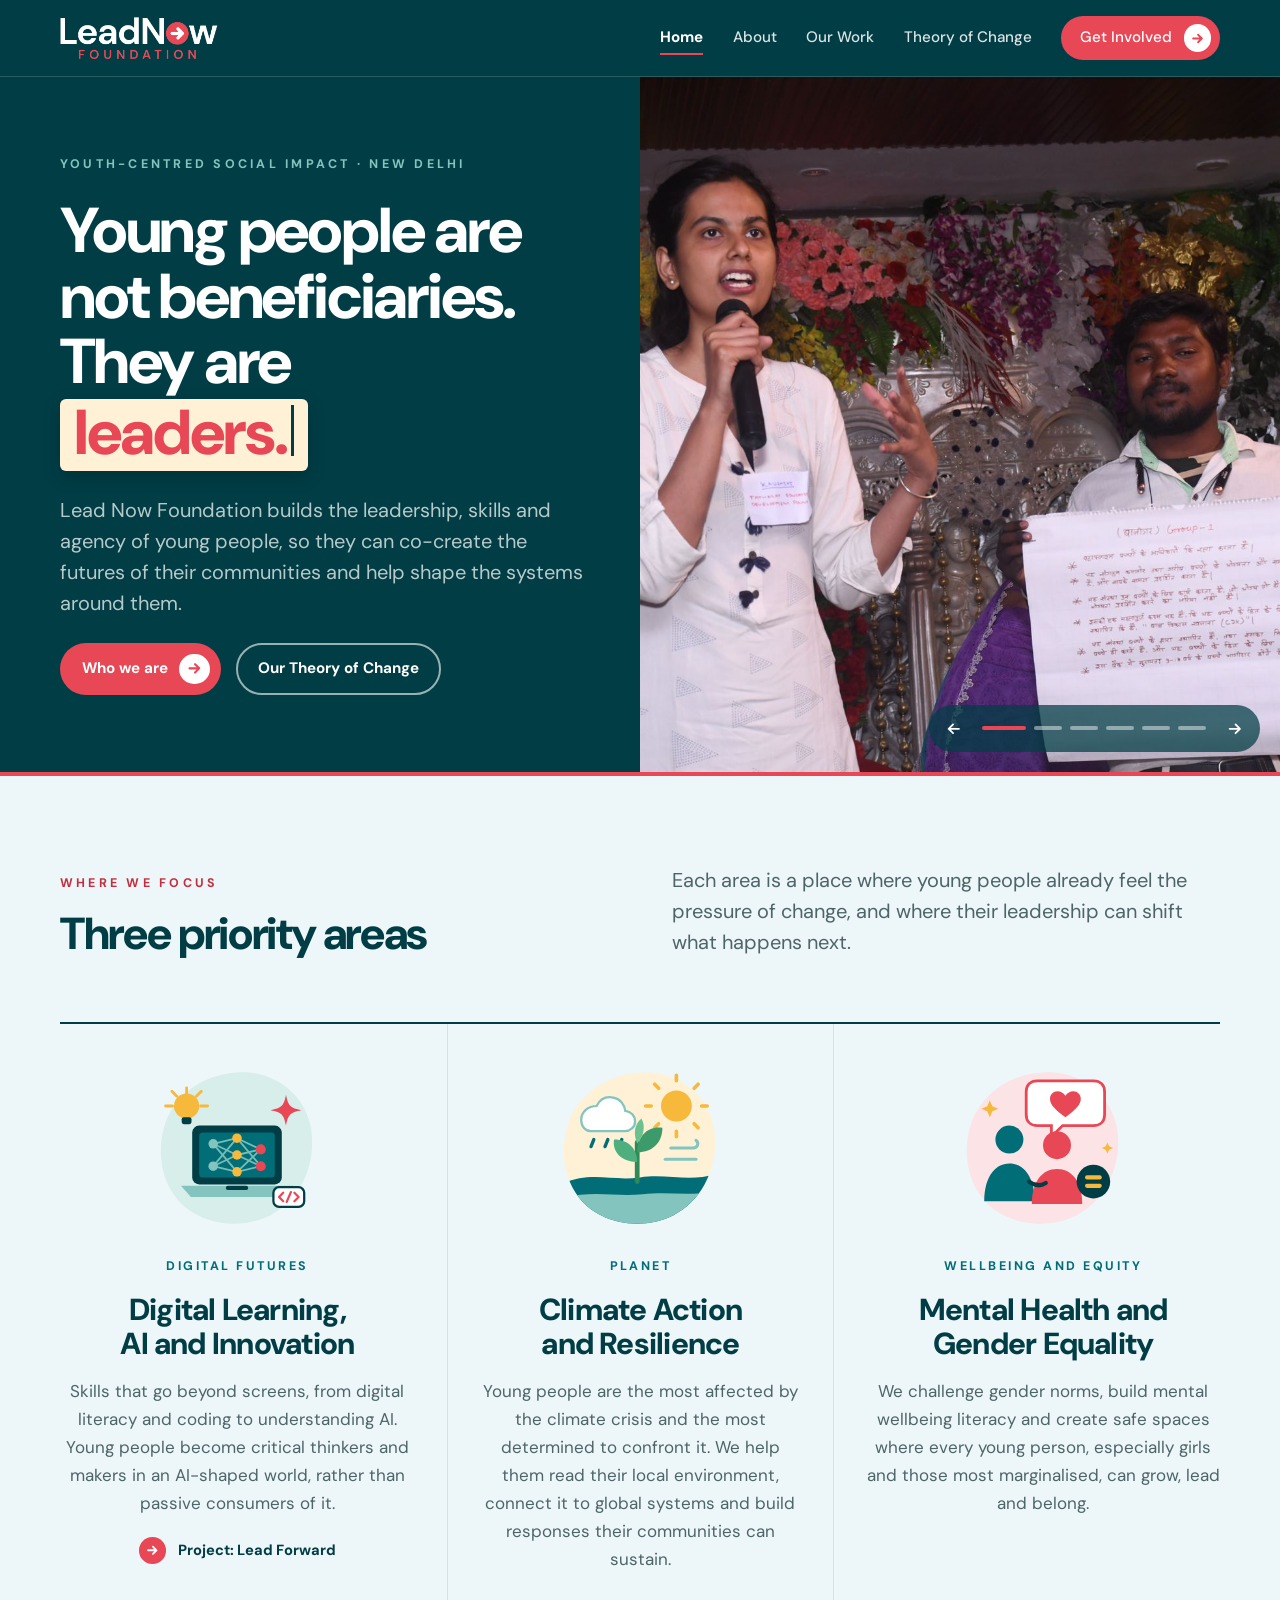
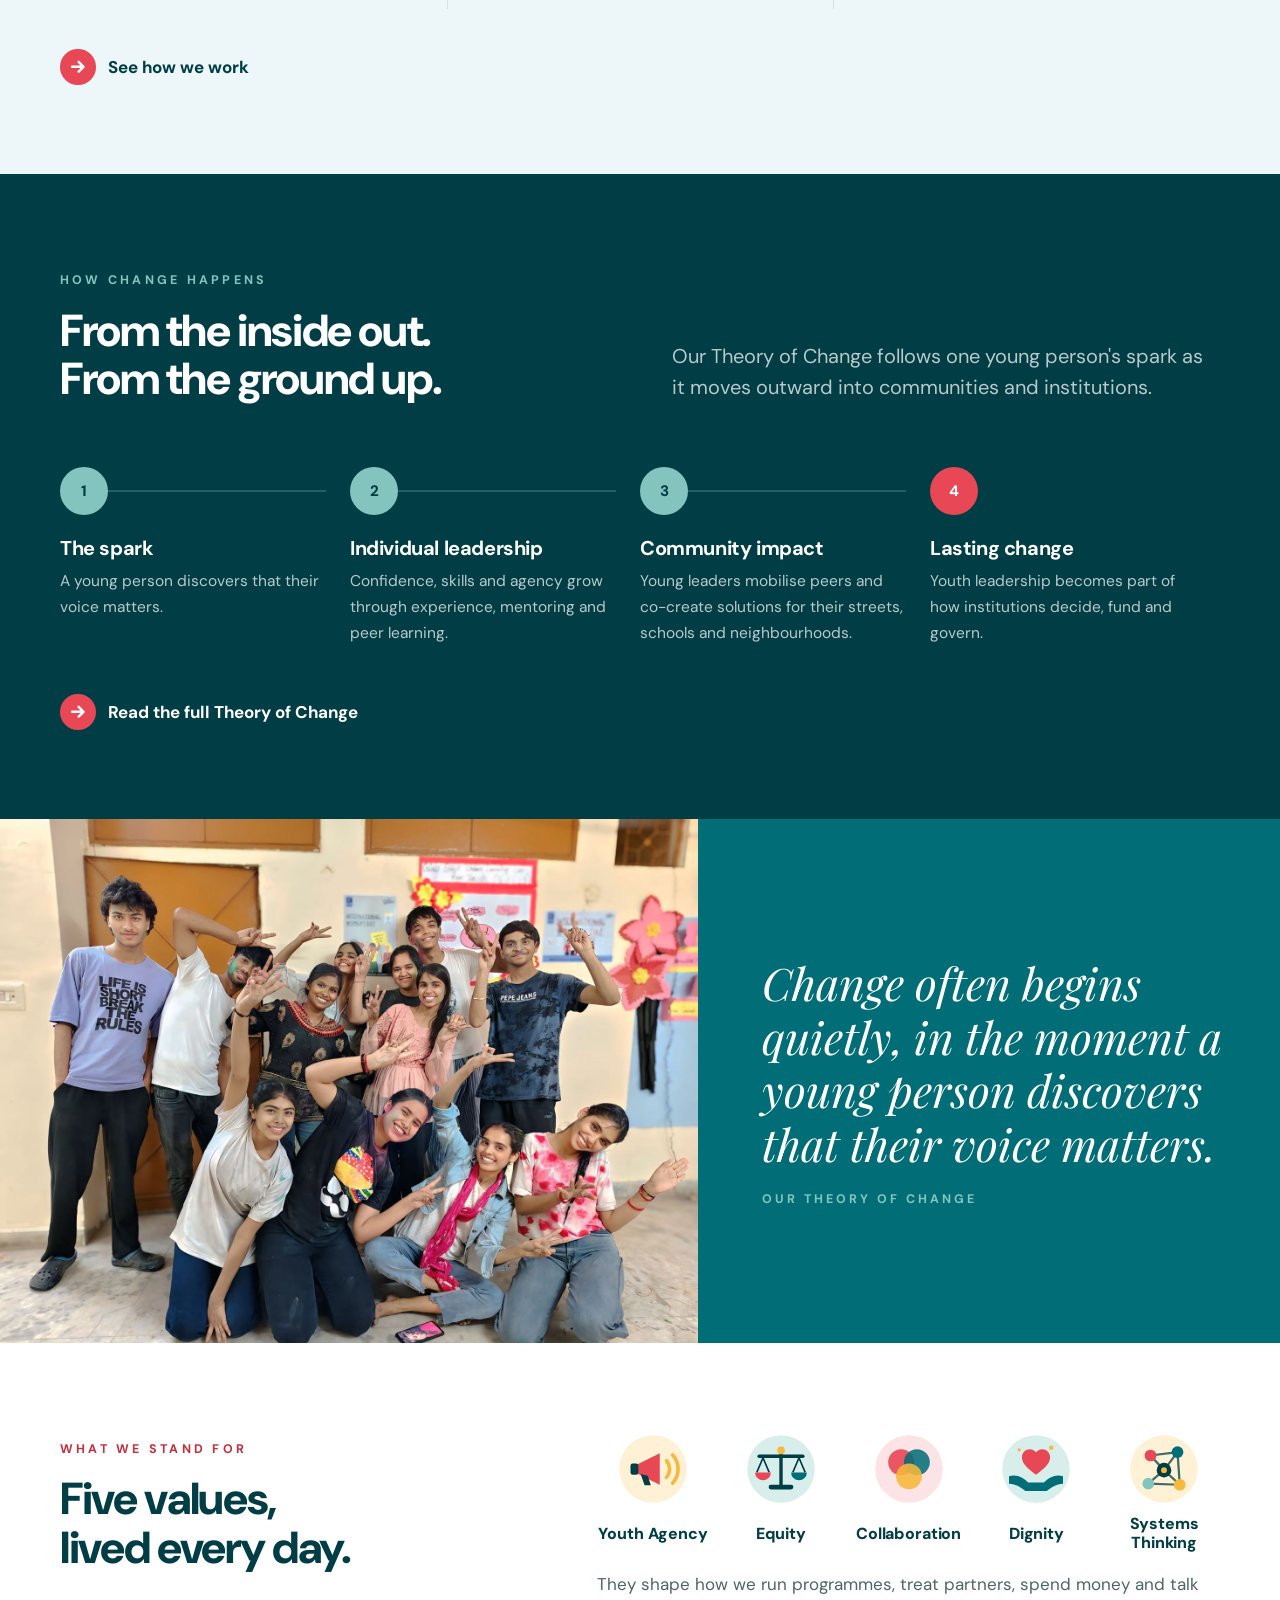
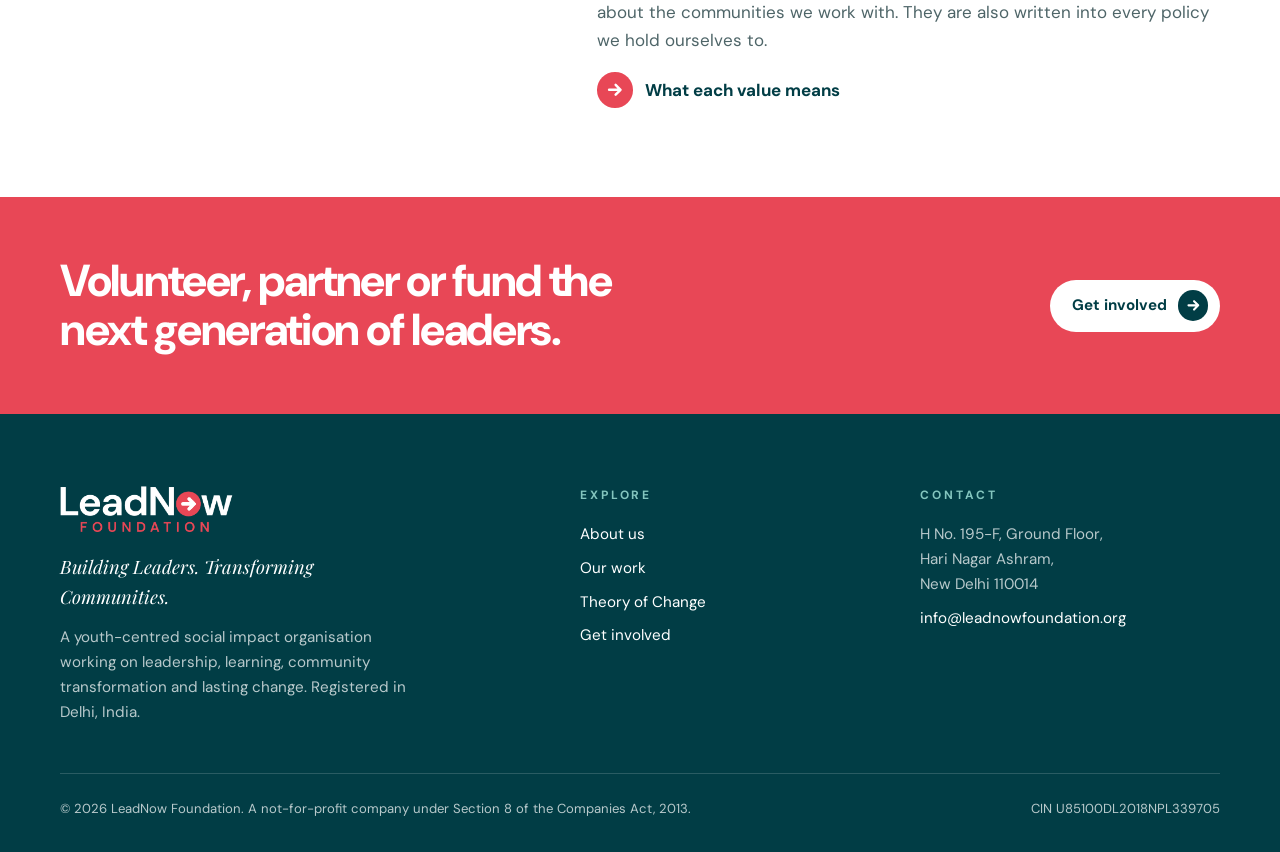
<file: index.html>
<!DOCTYPE html>
<html lang="en">
<head>
<meta charset="UTF-8">
<meta name="viewport" content="width=device-width, initial-scale=1, viewport-fit=cover">
<title>Lead Now Foundation | Youth Leadership Non-profit in New Delhi</title>
<meta name="claude:viewport-fit-sides" content="cover">
<meta name="description" content="Lead Now Foundation is a youth leadership non-profit in New Delhi, India, building young people's skills and agency through digital learning and AI, climate action, and mental health and gender equality.">
<meta property="og:title" content="Lead Now Foundation | Youth Leadership Non-profit in New Delhi">
<meta property="og:description" content="Lead Now Foundation is a youth leadership non-profit in New Delhi, India, building young people's skills and agency through digital learning and AI, climate action, and mental health and gender equality.">
<meta property="og:type" content="website">
<meta property="og:image" content="https://leadnowfoundation.org/assets/img/logo-full.png">
<meta name="theme-color" content="#013D45">
<link rel="canonical" href="https://leadnowfoundation.org/">
<meta property="og:url" content="https://leadnowfoundation.org/">
<meta property="og:site_name" content="Lead Now Foundation">
<meta name="twitter:card" content="summary_large_image">
<script type="application/ld+json">
{
  "@context": "https://schema.org",
  "@graph": [
    {
      "@type": "NGO",
      "@id": "https://leadnowfoundation.org/#organization",
      "name": "Lead Now Foundation",
      "alternateName": ["LeadNow Foundation", "Lead Now Foundation India"],
      "url": "https://leadnowfoundation.org/",
      "logo": "https://leadnowfoundation.org/assets/img/logo-full.png",
      "image": "https://leadnowfoundation.org/assets/img/laptop-facilitator.jpg",
      "description": "A youth-centred non-profit in New Delhi, India, building the leadership, skills and agency of young people through digital learning and AI, climate action, and mental health and gender equality.",
      "slogan": "Building Leaders. Transforming Communities.",
      "email": "info@leadnowfoundation.org",
      "foundingDate": "2018-09-13",
      "nonprofitStatus": "Nonprofit",
      "areaServed": { "@type": "Country", "name": "India" },
      "address": {
        "@type": "PostalAddress",
        "streetAddress": "H No. 195-F, Ground Floor, Hari Nagar Ashram",
        "addressLocality": "New Delhi",
        "addressRegion": "Delhi",
        "postalCode": "110014",
        "addressCountry": "IN"
      },
      "knowsAbout": ["Youth leadership", "AI literacy", "Digital skills", "Climate action", "Mental health", "Gender equality"]
    },
    {
      "@type": "WebSite",
      "@id": "https://leadnowfoundation.org/#website",
      "url": "https://leadnowfoundation.org/",
      "name": "Lead Now Foundation",
      "publisher": { "@id": "https://leadnowfoundation.org/#organization" },
      "inLanguage": "en-IN"
    }
  ]
}
</script>
<link rel="icon" type="image/png" sizes="32x32" href="assets/img/favicon-32.png">
<link rel="apple-touch-icon" href="assets/img/favicon.png">
<!-- Google Analytics -->
<script async src="https://www.googletagmanager.com/gtag/js?id=G-S54QW8M86D"></script>
<script>
  window.dataLayer = window.dataLayer || [];
  function gtag(){dataLayer.push(arguments);}
  gtag('js', new Date());
  gtag('config', 'G-S54QW8M86D');
</script>
<link rel="preconnect" href="https://fonts.googleapis.com">
<link rel="preconnect" href="https://fonts.gstatic.com" crossorigin>
<link rel="stylesheet" href="https://fonts.googleapis.com/css2?family=DM+Sans:ital,opsz,wght@0,9..40,400;0,9..40,500;0,9..40,700;0,9..40,800;1,9..40,400&family=Playfair+Display:ital,wght@1,400;1,600&display=swap">
<link rel="stylesheet" href="assets/css/style.css">
</head>
<body>
<a class="skip" href="#main">Skip to content</a>
<header class="site-header">
  <div class="wrap">
    <a class="brand" href="index.html" aria-label="Lead Now Foundation home"><img src="assets/img/logo-white.png" alt="LeadNow Foundation" width="1205" height="320"></a>
    <button class="nav-toggle" type="button" aria-expanded="false" aria-controls="site-nav">Menu <span class="bars" aria-hidden="true"><span></span><span></span><span></span></span></button>
    <nav class="nav" id="site-nav" aria-label="Main">
      <a href="index.html" aria-current="page">Home</a>
      <a href="about.html">About</a>
      <a href="our-work.html">Our Work</a>
      <a href="theory-of-change.html">Theory of Change</a>
      <a class="btn btn--ink" href="get-involved.html">Get Involved <span class="go" aria-hidden="true"><svg viewBox="0 0 24 24" fill="none" stroke="currentColor" stroke-width="3" stroke-linecap="round" stroke-linejoin="round"><path d="M5 12h13M13 6l6 6-6 6"/></svg></span></a>
    </nav>
  </div>
</header>
<main id="main">
<section class="hero-split">
  <div class="hs-text">
    <div class="hs-inner">
      <span class="eyebrow">Youth-centred social impact · New Delhi</span>
      <h1 aria-label="Young people are not beneficiaries. They are leaders, co-creators, innovators and changemakers."><span aria-hidden="true">Young people are not beneficiaries. They are <em class="rot" data-words="leaders.|co-creators.|innovators.|changemakers.">leaders.</em></span></h1>
      <p class="lede">Lead Now Foundation builds the leadership, skills and agency of young people, so they can co-create the futures of their communities and help shape the systems around them.</p>
      <div class="hero-actions">
        <a class="btn btn--coral" href="about.html">Who we are <span class="go" aria-hidden="true"><svg viewBox="0 0 24 24" fill="none" stroke="currentColor" stroke-width="3" stroke-linecap="round" stroke-linejoin="round"><path d="M5 12h13M13 6l6 6-6 6"/></svg></span></a>
        <a class="btn btn--ghost" href="theory-of-change.html">Our Theory of Change</a>
      </div>
    </div>
  </div>
  <div class="hs-media" aria-label="Photos from our work">
  <div class="slideshow">
    <div class="slides">
      <div class="slide active"><img src="assets/img/youth-leadership-session.jpg" alt="A young woman speaks into a microphone while a peer holds up a chart of group ideas" width="1600" height="1066" style="object-position:52% 25%"></div>
      <div class="slide"><img src="assets/img/laptop-facilitator.jpg" alt="A facilitator guides three schoolgirls working on a laptop while classmates look on" width="1584" height="910" style="object-position:56% 40%" loading="lazy"></div>
      <div class="slide"><img src="assets/img/coding-smartboard.jpg" alt="A student builds a Scratch animation on a laptop, shown on the classroom smartboard" width="1600" height="719" style="object-position:46% 50%" loading="lazy"></div>
      <div class="slide"><img src="assets/img/youth-group.jpg" alt="A group of young people celebrating together after a session" width="1600" height="1200" style="object-position:45% 30%" loading="lazy"></div>
      <div class="slide"><img src="assets/img/parents-circle.jpg" alt="Young facilitators and mothers sit in a circle around a chart, in discussion" width="1600" height="1200" style="object-position:55% 45%" loading="lazy"></div>
      <div class="slide"><img src="assets/img/community-workshop.jpg" alt="Children holding up the posters they made at a community workshop" width="1600" height="901" style="object-position:50% 45%" loading="lazy"></div>
    </div>
    <div class="slide-controls">
      <button type="button" class="slide-arrow prev" aria-label="Previous photo"><svg viewBox="0 0 24 24" fill="none" stroke="currentColor" stroke-width="2.5" stroke-linecap="round" stroke-linejoin="round"><path d="M19 12H6M11 6l-6 6 6 6"/></svg></button>
      <div class="slide-dots" role="group" aria-label="Choose photo">
        <button type="button" class="active" aria-label="Photo 1"></button>
        <button type="button" aria-label="Photo 2"></button>
        <button type="button" aria-label="Photo 3"></button>
        <button type="button" aria-label="Photo 4"></button>
        <button type="button" aria-label="Photo 5"></button>
        <button type="button" aria-label="Photo 6"></button>
      </div>
      <button type="button" class="slide-arrow next" aria-label="Next photo"><svg viewBox="0 0 24 24" fill="none" stroke="currentColor" stroke-width="2.5" stroke-linecap="round" stroke-linejoin="round"><path d="M5 12h13M13 6l6 6-6 6"/></svg></button>
    </div>
  </div>
  </div>
</section>

<section class="section section--mist">
  <div class="wrap">
    <div class="section-head">
      <div>
        <span class="eyebrow">Where we focus</span>
        <h2>Three priority areas</h2>
      </div>
      <p class="lede">Each area is a place where young people already feel the pressure of change, and where their leadership can shift what happens next.</p>
    </div>
    <div class="priorities">
      <article class="priority">
        <svg class="pillus" viewBox="0 0 120 120" aria-hidden="true" focusable="false"><defs><clipPath id="ilc1"><path d="M60 6C82 4 106 18 112 42C118 66 108 96 84 108C60 120 28 114 14 92C0 70 4 38 22 22C34 11 46 7 60 6Z"/></clipPath></defs><path d="M60 6C82 4 106 18 112 42C118 66 108 96 84 108C60 120 28 114 14 92C0 70 4 38 22 22C34 11 46 7 60 6Z" fill="#D7EEEB"/>
<g class="fl fl-2"><circle cx="24" cy="30" r="9" fill="#F6B93B"/><rect x="20.5" y="38" width="7" height="5" rx="1.5" fill="#013D45"/><path d="M24 22v-5M14 30H9M34 30h5M17 23l-3.5-3.5M31 23l3.5-3.5" stroke="#F6B93B" stroke-width="2" stroke-linecap="round"/></g>
<rect x="28" y="44" width="64" height="42" rx="5" fill="#013D45"/>
<rect x="33" y="49" width="54" height="32" rx="2.5" fill="#006D77"/>
<g stroke="#83C5BE" stroke-width="1.3" opacity="0.9"><path d="M43 57L60 53M43 57L60 65M43 73L60 65M43 73L60 77M43 57L60 77M43 73L60 53M60 53L77 61M60 65L77 61M60 77L77 61M60 65L77 73M60 53L77 73M60 77L77 73"/></g>
<circle cx="43" cy="57" r="3.4" fill="#83C5BE"/><circle cx="43" cy="73" r="3.4" fill="#83C5BE"/>
<circle class="tw" cx="60" cy="53" r="3.4" fill="#F6B93B"/><circle class="tw tw-2" cx="60" cy="65" r="3.4" fill="#F6B93B"/><circle class="tw tw-3" cx="60" cy="77" r="3.4" fill="#F6B93B"/>
<circle cx="77" cy="61" r="3.6" fill="#E84756"/><circle cx="77" cy="73" r="3.6" fill="#E84756"/>
<path d="M20 87h80l-7 8H27z" fill="#83C5BE"/><rect x="52" y="87" width="16" height="3" rx="1.5" fill="#013D45"/>
<g class="fl"><path d="M95 22C96.6 30 98 31.4 106 33C98 34.6 96.6 36 95 44C93.4 36 92 34.6 84 33C92 31.4 93.4 30 95 22Z" fill="#E84756"/></g>
<g class="fl fl-3"><rect x="86" y="88" width="22" height="14" rx="4" fill="#fff" stroke="#013D45" stroke-width="1.6"/><path d="M93 92l-3 3 3 3M101 92l3 3-3 3M98.5 91.5l-3 7" stroke="#E84756" stroke-width="1.6" stroke-linecap="round" stroke-linejoin="round" fill="none"/></g></svg>
        <span class="tag">Digital futures</span>
        <h3>Digital Learning, AI and Innovation</h3>
        <p>Skills that go beyond screens, from digital literacy and coding to understanding AI. Young people become critical thinkers and makers in an AI-shaped world, rather than passive consumers of it.</p>
        <a class="link-go small" href="lead-forward.html"><span class="go" aria-hidden="true"><svg viewBox="0 0 24 24" fill="none" stroke="currentColor" stroke-width="3" stroke-linecap="round" stroke-linejoin="round"><path d="M5 12h13M13 6l6 6-6 6"/></svg></span> Project: Lead Forward</a>
      </article>
      <article class="priority">
        <svg class="pillus" viewBox="0 0 120 120" aria-hidden="true" focusable="false"><defs><clipPath id="ilc2"><path d="M60 6C82 4 106 18 112 42C118 66 108 96 84 108C60 120 28 114 14 92C0 70 4 38 22 22C34 11 46 7 60 6Z"/></clipPath></defs><path d="M60 6C82 4 106 18 112 42C118 66 108 96 84 108C60 120 28 114 14 92C0 70 4 38 22 22C34 11 46 7 60 6Z" fill="#FFF1D6"/>
<g class="spin"><circle cx="86" cy="30" r="11" fill="#F6B93B"/><g stroke="#F6B93B" stroke-width="2.6" stroke-linecap="round"><path d="M86 12v-4M86 52v-4M104 30h4M64 30h4M98.7 17.3l2.8-2.8M70.5 45.5l2.8-2.8M98.7 42.7l2.8 2.8M70.5 14.5l2.8 2.8"/></g></g>
<g class="fl fl-2"><path d="M18 40c0-6 5-10 11-10 2.5-5 7-7 12-6 5 1 8 5 8.5 9.5 4 .5 7 3.5 7 7.5s-3.5 7-7.5 7H25c-4 0-7-3.5-7-8z" fill="#fff" stroke="#83C5BE" stroke-width="1.6"/>
<path d="M27 54l-2 5M37 54l-2 5M47 54l-2 5" stroke="#006D77" stroke-width="2.4" stroke-linecap="round"/></g>
<g clip-path="url(#ilc2)"><path d="M4 86C24 76 40 84 60 81C80 78 96 85 116 78V120H4z" fill="#006D77"/>
<path d="M4 96C26 90 42 95 62 93C82 91 98 95 116 90V120H4z" fill="#83C5BE"/></g>
<path d="M58 84V56" stroke="#2E8B57" stroke-width="3.4" stroke-linecap="round"/>
<g class="sway"><path d="M58 70C46 70 40 62 41.5 54C51.5 54 58 60.5 58 70Z" fill="#4CAF7D"/>
<path d="M58 63C58 51 66 44 76 45.5C76 55.5 69.5 63 58 63Z" fill="#3D9A6A"/>
<path d="M58 57C55 50 56 43 61 39C64 44 63 51 58 57Z" fill="#6CC28F"/></g>
<g class="wind" stroke="#83C5BE" stroke-width="2.2" stroke-linecap="round" fill="none"><path d="M82 60h16c3 0 4.5-3.5 2-5.5"/><path d="M78 68h22"/></g></svg>
        <span class="tag">Planet</span>
        <h3>Climate Action and Resilience</h3>
        <p>Young people are the most affected by the climate crisis and the most determined to confront it. We help them read their local environment, connect it to global systems and build responses their communities can sustain.</p>
      </article>
      <article class="priority">
        <svg class="pillus" viewBox="0 0 120 120" aria-hidden="true" focusable="false"><defs><clipPath id="ilc3"><path d="M60 6C82 4 106 18 112 42C118 66 108 96 84 108C60 120 28 114 14 92C0 70 4 38 22 22C34 11 46 7 60 6Z"/></clipPath></defs><path d="M60 6C82 4 106 18 112 42C118 66 108 96 84 108C60 120 28 114 14 92C0 70 4 38 22 22C34 11 46 7 60 6Z" fill="#FCE3E5"/>
<g class="fl"><path d="M56 12h40c5 0 8 3 8 8v16c0 5-3 8-8 8H74l-8 8v-8H56c-5 0-8-3-8-8V20c0-5 3-8 8-8z" fill="#fff" stroke="#E84756" stroke-width="2"/>
<path class="beat" d="M76 38C68.5 32.5 65 29 65 25C65 21.8 67.4 19.5 70.4 19.5C72.6 19.5 74.6 20.8 76 22.6C77.4 20.8 79.4 19.5 81.6 19.5C84.6 19.5 87 21.8 87 25C87 29 83.5 32.5 76 38Z" fill="#E84756"/></g>
<circle cx="36" cy="54" r="10" fill="#006D77"/><path d="M18 98c0-17 7.5-27 18-27s18 10 18 27z" fill="#006D77"/>
<circle cx="70" cy="58" r="10" fill="#E84756"/><path d="M52 100c0-16 7.5-25 18-25s18 9 18 25z" fill="#E84756"/>
<path d="M50 84c4 3 8 3.5 12 1" stroke="#013D45" stroke-width="3" stroke-linecap="round" fill="none"/>
<g class="fl fl-2"><circle cx="96" cy="84" r="12" fill="#013D45"/><rect x="90" y="79.5" width="12" height="3" rx="1.5" fill="#F6B93B"/><rect x="90" y="85.5" width="12" height="3" rx="1.5" fill="#F6B93B"/></g>
<path class="tw" d="M22 26l1.8 4.2L28 32l-4.2 1.8L22 38l-1.8-4.2L16 32l4.2-1.8z" fill="#F6B93B"/>
<path class="tw tw-2" d="M106 56l1.2 2.8L110 60l-2.8 1.2L106 64l-1.2-2.8L102 60l2.8-1.2z" fill="#F6B93B"/></svg>
        <span class="tag">Wellbeing and equity</span>
        <h3>Mental Health and Gender Equality</h3>
        <p>We challenge gender norms, build mental wellbeing literacy and create safe spaces where every young person, especially girls and those most marginalised, can grow, lead and belong.</p>
      </article>
    </div>
    <p style="margin-top:2.5rem"><a class="link-go" href="our-work.html"><span class="go" aria-hidden="true"><svg viewBox="0 0 24 24" fill="none" stroke="currentColor" stroke-width="3" stroke-linecap="round" stroke-linejoin="round"><path d="M5 12h13M13 6l6 6-6 6"/></svg></span> See how we work</a></p>
  </div>
</section>

<section class="section section--ink">
  <div class="wrap">
    <div class="section-head">
      <div>
        <span class="eyebrow">How change happens</span>
        <h2>From the inside out. From the ground up.</h2>
      </div>
      <p class="lede" style="color:var(--on-ink-muted)">Our Theory of Change follows one young person's spark as it moves outward into communities and institutions.</p>
    </div>
    <ol class="pathway">
      <li><div class="step-top"><span class="dot">1</span><span class="rule"></span></div><h3>The spark</h3><p>A young person discovers that their voice matters.</p></li>
      <li><div class="step-top"><span class="dot">2</span><span class="rule"></span></div><h3>Individual leadership</h3><p>Confidence, skills and agency grow through experience, mentoring and peer learning.</p></li>
      <li><div class="step-top"><span class="dot">3</span><span class="rule"></span></div><h3>Community impact</h3><p>Young leaders mobilise peers and co-create solutions for their streets, schools and neighbourhoods.</p></li>
      <li><div class="step-top"><span class="dot">4</span><span class="rule"></span></div><h3>Lasting change</h3><p>Youth leadership becomes part of how institutions decide, fund and govern.</p></li>
    </ol>
    <p style="margin-top:3rem"><a class="link-go" href="theory-of-change.html"><span class="go" aria-hidden="true"><svg viewBox="0 0 24 24" fill="none" stroke="currentColor" stroke-width="3" stroke-linecap="round" stroke-linejoin="round"><path d="M5 12h13M13 6l6 6-6 6"/></svg></span> Read the full Theory of Change</a></p>
  </div>
</section>

<section class="photo-split">
  <div class="photo-split-img"><img src="assets/img/youth-group.jpg" alt="A group of young people celebrating together after a session" width="1600" height="1200" loading="lazy" style="object-position:50% 30%"></div>
  <div class="photo-split-text">
    <blockquote>Change often begins quietly, in the moment a young person discovers that their voice matters.</blockquote>
    <cite>Our Theory of Change</cite>
  </div>
</section>

<section class="section">
  <div class="wrap split">
    <div>
      <span class="eyebrow">What we stand for</span>
      <h2>Five values, lived every day.</h2>
    </div>
    <div class="prose">
      <div class="vicons"><div><svg class="pico" viewBox="0 0 64 64" aria-hidden="true" focusable="false"><defs><clipPath id="icl1"><circle cx="32" cy="32" r="30"/></clipPath></defs><circle cx="32" cy="32" r="30" fill="#FFF1D6"/><g clip-path="url(#icl1)"><path d="M17 28.5L38 18V46L17 35.5z" fill="#E84756"/>
<rect x="12" y="27" width="7" height="10" rx="2" fill="#013D45"/>
<path d="M21 36.5l3.5 10h5.5l-2.6-8.4z" fill="#013D45"/>
<path d="M44 24.5c3.6 4.2 3.6 10.8 0 15M49.5 19.5c6.4 7 6.4 18 0 25" stroke="#F6B93B" stroke-width="3.2" stroke-linecap="round" fill="none"/></g></svg><span>Youth Agency</span></div><div><svg class="pico" viewBox="0 0 64 64" aria-hidden="true" focusable="false"><defs><clipPath id="icl2"><circle cx="32" cy="32" r="30"/></clipPath></defs><circle cx="32" cy="32" r="30" fill="#D7EEEB"/><g clip-path="url(#icl2)"><rect x="30.5" y="16" width="3" height="31" fill="#013D45"/>
<rect x="21" y="46" width="22" height="4.2" rx="2.1" fill="#013D45"/>
<rect x="11" y="19" width="42" height="3.2" rx="1.6" fill="#013D45"/>
<path d="M16 22L10.5 35M16 22l5.5 13M48 22l-5.5 13M48 22l5.5 13" stroke="#013D45" stroke-width="1.5"/>
<path d="M9 35h14a7 7 0 0 1-14 0z" fill="#E84756"/><path d="M41 35h14a7 7 0 0 1-14 0z" fill="#006D77"/>
<circle cx="32" cy="15.5" r="3.4" fill="#F6B93B"/></g></svg><span>Equity</span></div><div><svg class="pico" viewBox="0 0 64 64" aria-hidden="true" focusable="false"><defs><clipPath id="icl3"><circle cx="32" cy="32" r="30"/></clipPath></defs><circle cx="32" cy="32" r="30" fill="#FCE3E5"/><g clip-path="url(#icl3)"><circle cx="25" cy="26" r="11.5" fill="#E84756" fill-opacity="0.9"/>
<circle cx="39" cy="26" r="11.5" fill="#006D77" fill-opacity="0.85"/>
<circle cx="32" cy="38.5" r="11.5" fill="#F6B93B" fill-opacity="0.88"/></g></svg><span>Collaboration</span></div><div><svg class="pico" viewBox="0 0 64 64" aria-hidden="true" focusable="false"><defs><clipPath id="icl4"><circle cx="32" cy="32" r="30"/></clipPath></defs><circle cx="32" cy="32" r="30" fill="#D7EEEB"/><g clip-path="url(#icl4)"><path d="M32 37C23.5 31 19.5 26.8 19.5 21.6C19.5 17.6 22.6 14.5 26.6 14.5C29 14.5 30.9 15.7 32 17.4C33.1 15.7 35 14.5 37.4 14.5C41.4 14.5 44.5 17.6 44.5 21.6C44.5 26.8 40.5 31 32 37Z" fill="#E84756"/>
<path d="M8 38.5c6-2.4 12.5 1 17 5.5h14c4.5-4.5 11-7.9 17-5.5v6.5c-6 0-10.5 3.6-14.5 6.5h-19C18.5 48.6 14 45 8 45z" fill="#006D77"/>
<circle cx="45.5" cy="13" r="2" fill="#F6B93B"/><circle cx="17" cy="15" r="1.5" fill="#F6B93B"/></g></svg><span>Dignity</span></div><div><svg class="pico" viewBox="0 0 64 64" aria-hidden="true" focusable="false"><defs><clipPath id="icl5"><circle cx="32" cy="32" r="30"/></clipPath></defs><circle cx="32" cy="32" r="30" fill="#FFF1D6"/><g clip-path="url(#icl5)"><path d="M20 20L44 17M20 20L32 33M44 17L32 33M32 33L18 45M32 33L46 46M18 45L46 46M44 17L46 46" stroke="#013D45" stroke-width="2" stroke-linecap="round" opacity="0.75"/>
<circle cx="20" cy="20" r="5.2" fill="#E84756"/><circle cx="44" cy="17" r="5.2" fill="#006D77"/>
<circle cx="32" cy="33" r="6.5" fill="#013D45"/><circle cx="32" cy="33" r="2.6" fill="#F6B93B"/>
<circle cx="18" cy="45" r="5.2" fill="#83C5BE"/><circle cx="46" cy="46" r="5.2" fill="#F6B93B"/></g></svg><span>Systems Thinking</span></div></div>
      <p>They shape how we run programmes, treat partners, spend money and talk about the communities we work with. They are also written into every policy we hold ourselves to.</p>
      <p><a class="link-go" href="about.html#values"><span class="go" aria-hidden="true"><svg viewBox="0 0 24 24" fill="none" stroke="currentColor" stroke-width="3" stroke-linecap="round" stroke-linejoin="round"><path d="M5 12h13M13 6l6 6-6 6"/></svg></span> What each value means</a></p>
    </div>
  </div>
</section>
<section class="cta-band">
  <div class="wrap">
    <h2>Volunteer, partner or fund the next generation of leaders.</h2>
    <a class="btn btn--white" href="get-involved.html">Get involved <span class="go" aria-hidden="true"><svg viewBox="0 0 24 24" fill="none" stroke="currentColor" stroke-width="3" stroke-linecap="round" stroke-linejoin="round"><path d="M5 12h13M13 6l6 6-6 6"/></svg></span></a>
  </div>
</section>

</main>
<footer class="site-footer">
  <div class="wrap">
    <div class="footer-grid">
      <div class="footer-brand">
        <img src="assets/img/logo-white.png" alt="LeadNow Foundation" width="1205" height="320">
        <p class="tag">Building Leaders. Transforming Communities.</p>
        <p>A youth-centred social impact organisation working on leadership, learning, community transformation and lasting change. Registered in Delhi, India.</p>
      </div>
      <div>
        <h4>Explore</h4>
        <ul>
          <li><a href="about.html">About us</a></li>
          <li><a href="our-work.html">Our work</a></li>
          <li><a href="theory-of-change.html">Theory of Change</a></li>
          <li><a href="get-involved.html">Get involved</a></li>
        </ul>
      </div>
      <div>
        <h4>Contact</h4>
        <address>
          <span>H No. 195-F, Ground Floor,<br>Hari Nagar Ashram,<br>New Delhi 110014</span>
          <a href="mailto:info@leadnowfoundation.org">info@leadnowfoundation.org</a>
        </address>
      </div>
    </div>
    <div class="footer-base">
      <span>&copy; 2026 LeadNow Foundation. A not-for-profit company under Section 8 of the Companies Act, 2013.</span>
      <span>CIN U85100DL2018NPL339705</span>
    </div>
  </div>
</footer>
<script src="assets/js/main.js"></script>
</body>
</html>
</file>
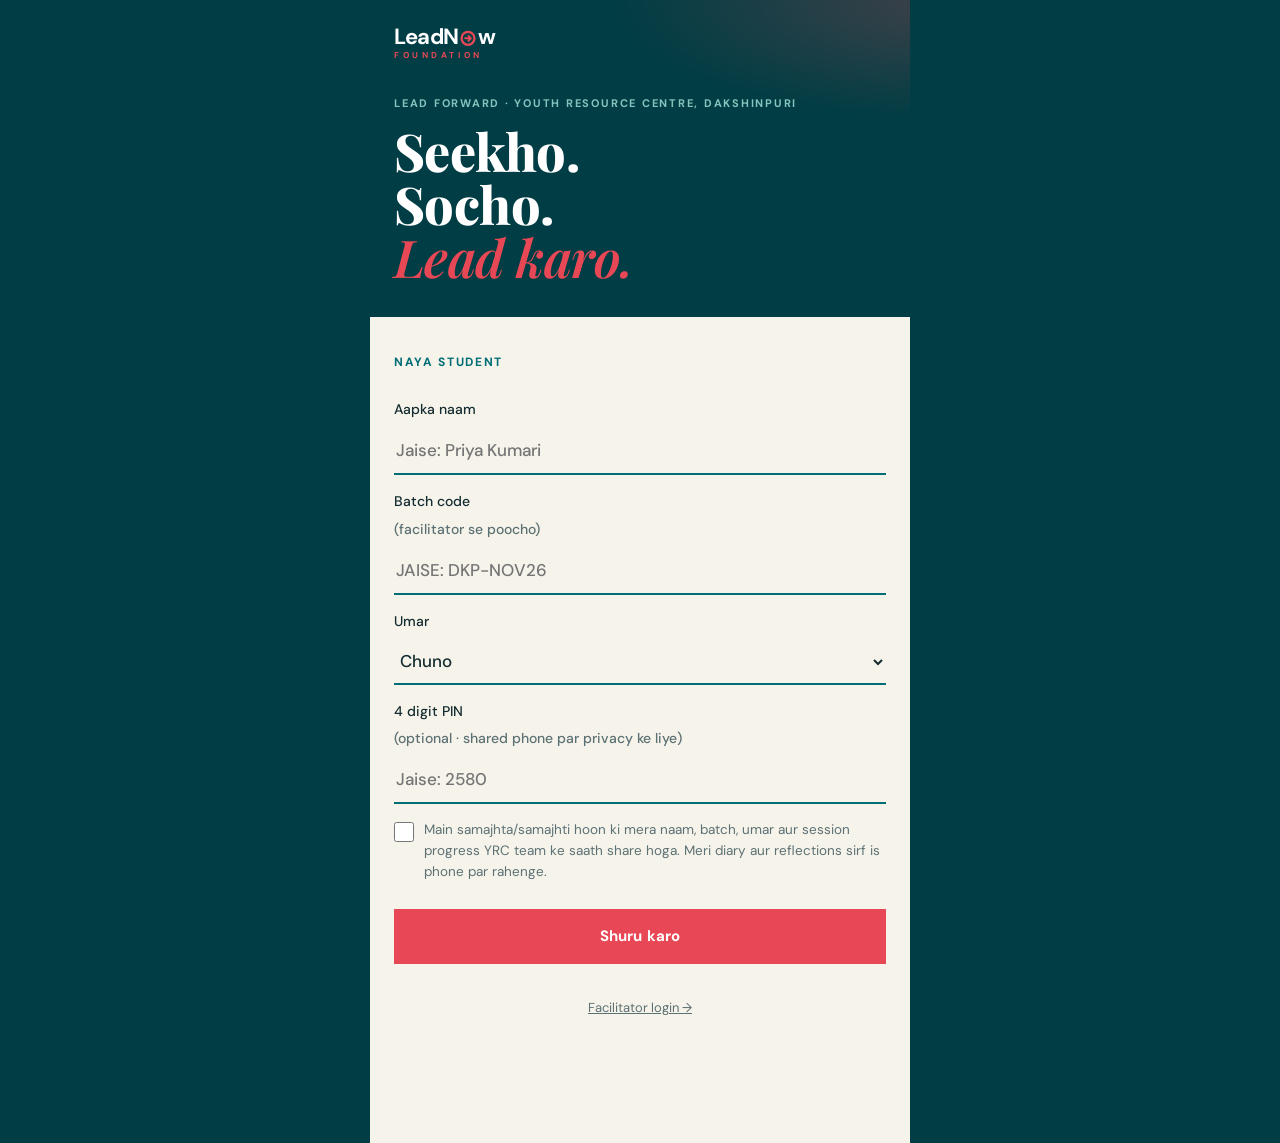
<file: learn/index.html>
<!DOCTYPE html>
<html lang="hi-Latn">
<head>
<meta charset="utf-8">
<meta name="viewport" content="width=device-width, initial-scale=1, viewport-fit=cover">
<meta name="theme-color" content="#003D44">
<meta name="robots" content="noindex">
<title>Lead Forward · Learning Platform · Lead Now Foundation</title>
<link rel="preconnect" href="https://fonts.googleapis.com"><link rel="preconnect" href="https://fonts.gstatic.com" crossorigin>
<link href="https://fonts.googleapis.com/css2?family=DM+Sans:opsz,wght@9..40,400;9..40,500;9..40,700&family=Playfair+Display:ital,wght@0,600;0,800;1,600&display=swap" rel="stylesheet">
<style>
:root{
  --teal:#006D77; --coral:#E84855; --sea:#83C5BE; --deep:#003D44; --mist:#EDF6F9;
  --paper:#F6F3EB; --ink:#132C30; --mute:#5C7174; --rule:rgba(0,61,68,.16); --line:rgba(0,109,119,.13);
  --serif:"Playfair Display", Georgia, "Times New Roman", serif;
  --sans:"DM Sans", system-ui, -apple-system, "Segoe UI", Roboto, sans-serif;
}
*{box-sizing:border-box;margin:0;padding:0}
html{background:var(--deep);-webkit-text-size-adjust:100%}
body{font-family:var(--sans);font-size:16px;line-height:1.55;color:var(--ink);background:var(--deep);min-height:100vh}
button,input,select,textarea{font:inherit;color:inherit}
button{cursor:pointer;background:none;border:0}
a{color:var(--teal)}
#app{max-width:540px;margin:0 auto;min-height:100vh;background:var(--paper);position:relative;padding-bottom:84px}
#app.v-session,#app.v-cert{padding-bottom:96px}
#app.v-cert{background:var(--deep)}
.muted{color:var(--mute)}
.eyebrow{font-size:11px;letter-spacing:.16em;text-transform:uppercase;font-weight:700;color:var(--sea)}
.paper{background:var(--paper)}
.pad{padding:24px 22px 40px}
.rule{border:0;border-top:1px solid var(--rule);margin:22px 0}

/* wordmark */
.wm{display:inline-flex;flex-direction:column;line-height:1}
.wm-word{font-family:var(--sans);font-weight:700;font-size:22px;letter-spacing:-.02em;color:var(--deep);display:inline-flex;align-items:center}
.wm.light .wm-word{color:#fff}
.wm-o{width:.82em;height:.82em;margin:0 .02em;transform:translateY(.06em)}
.wm-f{font-size:8.5px;letter-spacing:.42em;color:var(--coral);font-weight:700;margin-top:4px}

/* top + tabs */
.topbar{background:var(--deep);display:flex;justify-content:space-between;align-items:center;padding:18px 22px 6px}
.who-chip{border:1px solid rgba(255,255,255,.35);color:#fff;padding:5px 12px;font-size:13px;font-weight:500}
.tabs{position:fixed;bottom:0;left:50%;transform:translateX(-50%);width:100%;max-width:540px;display:grid;grid-template-columns:repeat(4,1fr);background:var(--deep);border-top:1px solid rgba(255,255,255,.12);padding-bottom:env(safe-area-inset-bottom);z-index:10}
.tabs button{color:rgba(255,255,255,.62);font-size:13px;font-weight:500;padding:16px 4px 15px;border-top:3px solid transparent;margin-top:-1px}
.tabs button.on{color:#fff;border-top-color:var(--coral)}

/* hello / headers */
.hello{padding:18px 22px 26px;color:#fff;background:var(--deep)}
.hello h1{font-family:var(--serif);font-weight:800;font-size:38px;line-height:1.08;margin:6px 0 4px}
.hello p:not(.eyebrow){color:var(--sea)}
.h-sm{font-family:var(--sans);font-size:12px;letter-spacing:.14em;text-transform:uppercase;color:var(--teal);font-weight:700;margin:30px 0 12px}

/* welcome */
.welcome{min-height:100vh;display:flex;flex-direction:column}
.w-head{padding:26px 24px 34px;color:#fff;background:
  radial-gradient(120% 70% at 110% 0%, rgba(232,72,85,.28), transparent 55%), var(--deep)}
.w-head .eyebrow{margin-top:34px}
.w-head h1{font-family:var(--serif);font-weight:800;font-size:52px;line-height:1.02;margin-top:12px;letter-spacing:-.01em}
.w-head h1 em{color:var(--coral);font-style:italic;font-weight:600}
.w-body{background:var(--paper);flex:1;padding:6px 24px 40px}
.fac-link{margin-top:34px;text-align:center;font-size:13px}.fac-link a{color:var(--mute)}
.who{list-style:none;border-top:1px solid var(--rule)}
.who li{border-bottom:1px solid var(--rule)}
.who li>button{width:100%;text-align:left;padding:16px 0;display:flex;flex-direction:column}
.who-n{font-family:var(--serif);font-size:22px;font-weight:600}
.who-m{font-size:13px;color:var(--mute)}
.pin{display:flex;gap:8px;padding:0 0 14px}
.pin input{flex:1;border:1px solid var(--rule);background:#fff;padding:10px 12px}

/* forms */
.form{display:flex;flex-direction:column;gap:16px}
.form label{display:flex;flex-direction:column;gap:6px;font-weight:500;font-size:14px}
.form input,.form select{border:0;border-bottom:2px solid var(--teal);background:transparent;padding:10px 2px;font-size:17px;border-radius:0;outline:none}
.form input:focus,.form select:focus{border-bottom-color:var(--coral)}
.form .check{flex-direction:row;gap:10px;font-weight:400;font-size:13.5px;color:var(--mute);align-items:flex-start}
.form .check input{width:20px;height:20px;flex:none;margin-top:2px;accent-color:var(--teal)}
.add{margin-top:6px;padding:18px;border:1px dashed var(--rule)}

/* buttons */
.btn{display:inline-flex;justify-content:center;align-items:center;gap:6px;padding:14px 20px;font-weight:700;font-size:15px;letter-spacing:.01em;border:2px solid transparent;border-radius:0;min-height:50px}
.btn.coral{background:var(--coral);color:#fff}
.btn.coral:active{background:#c93a46}
.btn.line{border-color:var(--teal);color:var(--teal)}
.btn.ghost{color:var(--mute)}
.btn.warn{background:#7a1f27;color:#fff}
.btn[disabled]{opacity:.42;cursor:not-allowed}
.btn.wide{width:100%;margin-top:10px}
.mini{display:inline-block;font-size:13px;font-weight:700;color:var(--teal);border:1px solid var(--teal);padding:7px 11px;text-decoration:none;background:transparent}
.mini.warn{color:#9b2c35;border-color:#9b2c35}
.linkbtn{color:var(--teal);text-decoration:underline;font-weight:500;font-size:14px;padding:10px 0;display:inline-block}
.hello .linkbtn,.meter-l .linkbtn{color:var(--coral);padding:0}

/* home tracks */
.home{background:var(--paper);padding:4px 0 30px}
.track{padding:28px 22px 8px;border-bottom:8px solid var(--deep)}
.track-head{display:grid;grid-template-columns:auto 1fr;gap:16px;align-items:start}
.track-no{font-family:var(--serif);font-weight:800;font-size:60px;line-height:.85;color:transparent;-webkit-text-stroke:1.5px var(--coral)}
.track .eyebrow{color:var(--teal)}
.track h2{font-family:var(--serif);font-size:30px;font-weight:800;line-height:1.1;margin:4px 0 6px;color:var(--deep)}
.track-blurb{font-size:14.5px;color:var(--mute)}
.meter{height:3px;background:var(--rule);margin:20px 0 6px}
.meter i{display:block;height:100%;background:var(--coral);transition:width .4s}
.meter-l{font-size:12.5px;color:var(--mute);margin-bottom:6px}
.sessions,.tk{list-style:none}
.sessions li,.tk li{border-top:1px solid var(--rule)}
.sessions button,.tk button{width:100%;display:grid;grid-template-columns:34px 1fr auto;gap:12px;align-items:center;text-align:left;padding:15px 0}
.tk{padding:0 22px}
.s-no{font-family:var(--serif);font-weight:600;color:var(--teal);font-size:17px}
.s-t b{display:block;font-size:16.5px;font-weight:700;color:var(--deep);line-height:1.25}
.s-t small{font-size:13px;color:var(--mute)}
.s-st{font-size:12px;font-weight:700;letter-spacing:.06em;text-transform:uppercase;color:var(--coral)}
.sessions .done .s-st{color:var(--teal)}
.sessions .done .s-no{color:var(--sea)}

/* session chrome */
.s-top{display:grid;grid-template-columns:auto 1fr auto;align-items:center;gap:10px;padding:14px 18px;color:#fff;position:sticky;top:0;background:var(--deep);z-index:5}
.back{color:#fff;font-weight:500;font-size:14px}
.s-lbl{text-align:center;font-size:12px;letter-spacing:.12em;text-transform:uppercase;color:var(--sea);font-weight:700}
.helpbtn{color:#fff;background:var(--coral);font-size:13px;font-weight:700;padding:6px 12px}
.segs{display:flex;gap:3px;padding:0 18px 14px;background:var(--deep);position:sticky;top:49px;z-index:5}
.segs i{flex:1;height:4px;background:rgba(255,255,255,.18)}
.segs i.past{background:var(--sea)}
.segs i.now{background:var(--coral)}
.step{padding:26px 22px 40px;min-height:calc(100vh - 160px)}
.tag{font-size:11px;letter-spacing:.16em;text-transform:uppercase;font-weight:700;color:var(--coral);margin-bottom:6px}
.st-title{font-family:var(--serif);font-weight:800;font-size:30px;line-height:1.12;color:var(--deep);margin-bottom:18px}
.s-nav{position:fixed;bottom:0;left:50%;transform:translateX(-50%);width:100%;max-width:540px;display:grid;grid-template-columns:auto 1fr auto;align-items:center;gap:8px;padding:10px 14px calc(10px + env(safe-area-inset-bottom));background:var(--paper);border-top:1px solid var(--rule);z-index:10}
.s-nav .wide{grid-column:1/-1;margin:0}
.s-count{text-align:center;font-size:12px;color:var(--mute)}
.intro-t{font-family:var(--serif);font-size:24px;color:var(--teal);margin:4px 0 10px}
.intro .eyebrow{color:var(--teal)}

/* content blocks */
.prose p{margin-bottom:12px}
.lead{font-size:19px;line-height:1.45;color:var(--deep)}
.aside{border-left:3px solid var(--coral);padding:4px 0 4px 14px;color:var(--mute);margin-top:16px}
.q{font-size:16px;color:var(--deep);margin-bottom:16px;font-weight:500}
.after{margin-top:18px;padding:14px 16px;background:var(--deep);color:#fff;font-size:15px}
.after .linkbtn{color:var(--sea);padding:0}
.priv{font-size:12px;color:var(--teal);margin-top:12px;font-weight:500;display:flex;gap:6px;align-items:center}
.priv::before{content:"";width:8px;height:8px;border:1.5px solid var(--teal);border-radius:50%}
.ticks{list-style:none}
.ticks li{padding:7px 0 7px 26px;position:relative;border-bottom:1px solid var(--line)}
.ticks li::before{content:"";position:absolute;left:2px;top:15px;width:12px;height:6px;border-left:2px solid var(--coral);border-bottom:2px solid var(--coral);transform:rotate(-45deg)}
.ticks.small li{font-size:14px;color:var(--mute)}
ol.big{padding-left:0;list-style:none;counter-reset:b}
ol.big li{counter-increment:b;padding:12px 0 12px 46px;position:relative;border-bottom:1px solid var(--line);font-size:16.5px}
ol.big li::before{content:counter(b);position:absolute;left:0;top:6px;font-family:var(--serif);font-size:30px;font-weight:800;color:var(--coral)}
.rules{list-style:none}
.rules li{padding:12px 0;border-bottom:1px solid var(--line)}
.trio>div{padding:16px 0;border-bottom:1px solid var(--rule)}
.trio h4,.setup h4{font-family:var(--serif);font-size:21px;color:var(--teal);margin-bottom:6px}
.setup>div{padding:14px 0;border-bottom:1px solid var(--rule)}
.setup ol{padding-left:20px}
.setup li{padding:3px 0}
.note{margin-top:18px;padding:14px 16px;border:1.5px solid var(--coral);background:#fff;font-size:14.5px}
.inline-prompt{display:block;margin-top:6px;font-family:ui-monospace,Menlo,monospace;font-size:13.5px;background:#fff;border-left:3px solid var(--teal);padding:8px 10px}
.plan{width:100%;border-collapse:collapse;margin-bottom:14px}
.plan th{font-family:var(--serif);color:var(--coral);text-align:left;padding:10px 10px 10px 0;width:70px;border-bottom:1px solid var(--rule)}
.plan td{padding:10px 0;border-bottom:1px solid var(--rule)}

/* examples */
.ex-i{display:grid;grid-template-columns:40px 1fr;gap:10px;padding:16px 0;border-bottom:1px solid var(--rule)}
.ex-n{font-family:var(--serif);font-size:32px;font-weight:800;color:var(--coral);line-height:1}
.ex h3{font-size:17px;color:var(--deep);margin-bottom:4px}
.ex p{font-size:15px;margin-bottom:4px}
.ask{color:var(--teal);font-style:italic}

/* chips */
.chips{display:flex;flex-wrap:wrap;gap:8px}
.chips button{border:1.5px solid var(--teal);padding:9px 13px;font-size:14.5px;color:var(--teal);font-weight:500;text-align:left}
.chips button.on{background:var(--teal);color:#fff}

/* notebook inputs */
.nb{border-left:2px solid var(--coral);background:#fffdf8}
.nb-row{display:grid;grid-template-columns:34px 1fr;align-items:center;border-bottom:1px solid var(--line)}
.nb-row span{font-family:var(--serif);color:var(--coral);text-align:center;font-weight:600}
.nb-row input{border:0;background:transparent;padding:14px 10px 14px 0;outline:none;font-size:16px}
.nbt,.nbi{width:100%;border:0;border-left:2px solid var(--coral);padding:8px 12px;font-size:16px;outline:none;resize:vertical;background:#fffdf8;
  background-image:repeating-linear-gradient(to bottom,transparent 0,transparent 29px,var(--line) 29px,var(--line) 30px);line-height:30px;border-radius:0}
.nbi{background-image:none;border-bottom:1px solid var(--line);line-height:1.4;padding:12px}
.nbt:focus,.nbi:focus,.nb-row input:focus{background-color:#fff}
.fl{display:block;margin-bottom:16px}
.fl>span{display:block;font-size:14px;font-weight:700;color:var(--deep);margin-bottom:6px}
.reveal{margin-top:12px;border-top:1px dashed var(--rule)}
.reveal summary{cursor:pointer;padding:10px 0;font-weight:700;color:var(--teal);font-size:14px;list-style:none}
.reveal summary::-webkit-details-marker{display:none}
.reveal summary::before{content:"+ "}
.reveal[open] summary::before{content:"− "}
.reveal p,.reveal ul{padding:0 0 10px 0;font-size:15px}
.reveal ul{padding-left:18px}

/* prompts */
.pr{background:#fff;border:1px solid var(--rule);border-left:4px solid var(--teal);padding:14px 14px 12px;margin-bottom:12px}
.pr-l{font-size:11px;letter-spacing:.14em;text-transform:uppercase;font-weight:700;color:var(--teal);margin-bottom:4px}
.pr-t{font-family:ui-monospace,"SF Mono",Menlo,Consolas,monospace;font-size:14px;line-height:1.5;color:var(--ink);margin-bottom:10px}
.pr-a{display:flex;gap:8px;flex-wrap:wrap}
.pr-done{border-left-color:var(--coral);opacity:.75}
.pr-chk{display:flex;gap:10px;align-items:center;margin-bottom:8px}
.pr-chk input{width:22px;height:22px;accent-color:var(--coral)}
.lib-c{font-size:15px;color:var(--deep);margin:18px 0 8px}

/* compare */
.cmp-h{display:grid;grid-template-columns:1fr 1.5fr;gap:10px;font-size:11px;letter-spacing:.14em;text-transform:uppercase;font-weight:700;padding-bottom:8px;border-bottom:2px solid var(--deep)}
.cmp-h span:first-child{color:var(--coral)}.cmp-h span:last-child{color:var(--teal)}
.cmp-r{display:grid;grid-template-columns:1fr 1.5fr;gap:10px;padding:14px 0;border-bottom:1px solid var(--rule);font-size:15px}
.bad{text-decoration:line-through;text-decoration-color:var(--coral);color:var(--mute)}
.good{color:var(--deep);font-weight:500}

/* rules list */
.rl{list-style:none}
.rl li{display:grid;grid-template-columns:44px 1fr;gap:10px;padding:16px 0;border-bottom:1px solid var(--rule)}
.rl-n{font-family:var(--serif);font-size:34px;font-weight:800;color:var(--teal);line-height:1}
.rl h3{font-size:17px;color:var(--deep);margin-bottom:4px}
.rl p{font-size:15px}

/* makeover / roleplay / grammar */
.mk,.card-rp,.gr{padding:16px 0 18px;border-bottom:1px solid var(--rule)}
.mk-bad{font-family:var(--serif);font-size:22px;font-style:italic;color:var(--coral);margin-bottom:10px}
.rp-who{font-size:11px;letter-spacing:.14em;text-transform:uppercase;font-weight:700;color:var(--teal)}
.rp-line{font-family:var(--serif);font-size:19px;font-style:italic;color:var(--deep);margin:4px 0 10px;line-height:1.35}
.rp-task{font-size:14.5px;margin-bottom:10px}
.gr-w{font-size:19px;margin-bottom:8px;color:var(--coral)}
.gr .mini{margin-top:8px}
.gr-r{margin-top:10px;padding:10px 12px;background:var(--mist);border-left:3px solid var(--teal);font-size:14.5px}

/* pick */
.pick{display:flex;flex-direction:column;margin-bottom:18px;border-top:1px solid var(--rule)}
.pick button{text-align:left;padding:13px 12px;border-bottom:1px solid var(--rule);font-size:15px}
.pick button span{display:block;font-size:11px;letter-spacing:.14em;text-transform:uppercase;font-weight:700;color:var(--coral)}
.pick button.on{background:var(--deep);color:#fff}
.pick button.on span{color:var(--sea)}

/* story */
.story{background:#fffdf8;border-left:2px solid var(--coral);padding:18px 18px 6px;margin-bottom:6px;font-size:16px;line-height:1.65}
.story p{margin-bottom:12px}
.qs{padding-left:20px}
.qs li{margin-bottom:14px}
.qs li p{font-weight:500;color:var(--deep);margin-bottom:6px}

/* commit / checklist */
.cm{list-style:none}
.cm li{border-bottom:1px solid var(--rule)}
.cm label{display:flex;gap:12px;padding:14px 0;align-items:flex-start;cursor:pointer}
.cm input{width:22px;height:22px;flex:none;accent-color:var(--coral);margin-top:1px}

/* builder */
.bld-out{margin-top:6px;padding:18px;background:var(--deep);color:#fff;font-family:var(--serif);font-size:20px;line-height:1.4;font-style:italic}
.bld-out .muted{color:var(--sea);font-style:normal;font-family:var(--sans);font-size:15px}

/* reframe */
.reframe .q{font-family:var(--serif);font-size:22px;font-style:italic;color:var(--coral);text-decoration:line-through;text-decoration-thickness:1px}
.reframe .a{font-size:18px;color:var(--deep);border-left:3px solid var(--teal);padding-left:14px}

/* quiz */
.quiz{padding-left:0;list-style:none;counter-reset:q}
.quiz>li{counter-increment:q;padding:16px 0;border-bottom:1px solid var(--rule)}
.qq{font-weight:700;color:var(--deep);margin-bottom:10px}
.qq::before{content:counter(q) ". ";color:var(--coral);font-family:var(--serif)}
.opts{display:flex;flex-direction:column;gap:6px}
.opts button{text-align:left;padding:11px 12px;border:1.5px solid var(--rule);background:#fff;font-size:15px}
.opts button.sel{border-color:var(--teal);background:var(--mist);font-weight:500}
.opts button.right{border-color:#1f7a4d;background:#e6f4ec}
.opts button.wrong{border-color:var(--coral);background:#fdecee}
.opts button[disabled]{cursor:default;opacity:1}
.why{font-size:14px;color:var(--mute);margin-top:8px}
.score{margin-top:22px;padding:22px;background:var(--deep);color:#fff;text-align:center}
.score-n{font-family:var(--serif);font-size:64px;font-weight:800;line-height:1;color:var(--coral)}
.score-n small{font-size:28px;color:var(--sea)}
.score p{margin:8px 0 12px}
.score .mini{color:#fff;border-color:#fff}

/* finish */
.finish{text-align:center;padding-top:12px}
.finish h1{font-family:var(--serif);font-size:30px;color:var(--deep);margin:22px 0 8px}
.finish .btn{margin-top:12px}
.stamp{display:inline-flex;flex-direction:column;align-items:center;padding:14px 22px;border:3px double var(--coral);color:var(--coral);transform:rotate(-5deg);font-size:11px;letter-spacing:.18em;text-transform:uppercase;font-weight:700;animation:stamp .5s cubic-bezier(.2,1.6,.4,1)}
.stamp b{font-family:var(--serif);font-size:34px;letter-spacing:.02em;text-transform:none;font-style:italic;line-height:1.1;margin:2px 0}
@keyframes stamp{from{transform:rotate(-5deg) scale(1.8);opacity:0}to{transform:rotate(-5deg) scale(1);opacity:1}}

/* facilitator */
.fac{margin-top:26px;padding:14px 16px;background:#fff7e0;border:1px dashed #b8860b;font-size:14px}
.fac b{display:block;font-size:11px;letter-spacing:.14em;text-transform:uppercase;color:#8a6408;margin-bottom:4px}

/* breathing */
.breath{display:flex;flex-direction:column;align-items:center;gap:14px;padding:10px 0}
.bx{width:230px;height:230px;border:3px solid var(--teal);position:relative;display:grid;place-items:center;background:#fff}
.bx-in{text-align:center}
#bphase{font-family:var(--serif);font-size:22px;color:var(--deep);font-weight:600}
.bcount{font-family:var(--serif);font-size:56px;font-weight:800;color:var(--coral);line-height:1;min-height:56px}
.dot{position:absolute;width:20px;height:20px;background:var(--coral);border-radius:50%;left:-11px;bottom:-11px;transition:left 4s linear,bottom 4s linear}
.dot.c0{left:-11px;bottom:-11px}.dot.c1{left:-11px;bottom:calc(100% - 9px)}.dot.c2{left:calc(100% - 9px);bottom:calc(100% - 9px)}.dot.c3{left:calc(100% - 9px);bottom:-11px}
.bround{font-size:13px;color:var(--mute);letter-spacing:.06em}

/* grounding */
.gd,.gd-done{text-align:center;padding:10px 0}
.gd-n{font-family:var(--serif);font-size:96px;font-weight:800;color:var(--coral);line-height:1}
.gd h3{font-family:var(--serif);font-size:24px;color:var(--deep);margin:4px 0 6px}
.gd-taps{display:flex;justify-content:center;gap:10px;margin:18px 0 8px;flex-wrap:wrap}
.gd-taps button{width:46px;height:46px;border:2px solid var(--teal);background:#fff}
.gd-taps button.on{background:var(--teal)}
.gd-done .gd-n{color:var(--teal)}
.gd-done p{margin-bottom:8px}

/* calm seg */
.seg{display:grid;grid-template-columns:1fr 1fr;border:2px solid var(--deep);margin-bottom:20px}
.seg button{padding:11px;font-weight:700;font-size:14px}
.seg button.on{background:var(--deep);color:#fff}

/* english */
.streak{display:grid;grid-template-columns:1fr 1fr;border-top:2px solid var(--deep);border-bottom:1px solid var(--rule)}
.streak>div{padding:16px 0}
.streak>div+div{border-left:1px solid var(--rule);padding-left:18px}
.big-n{font-family:var(--serif);font-size:54px;font-weight:800;color:var(--coral);line-height:1}
.big-n small{font-size:22px;color:var(--mute)}
.cal{display:grid;grid-template-columns:repeat(14,1fr);gap:3px;margin-top:16px}
.cal i{aspect-ratio:1;background:var(--rule)}
.cal i.l1{background:#cfe7e4}.cal i.l2{background:var(--sea)}.cal i.l3{background:var(--teal)}
.cal-l{font-size:12px;margin-top:6px}

/* help */
.sos{background:var(--coral);color:#fff;padding:16px 18px;font-size:15.5px}
.sos a{color:#fff;font-weight:800;font-size:20px}
.team,.hl{list-style:none;border-top:1px solid var(--rule)}
.team li{display:grid;grid-template-columns:1fr auto;gap:2px 10px;padding:12px 0;border-bottom:1px solid var(--rule);align-items:center}
.ht-l{grid-column:1/-1;font-size:11px;letter-spacing:.14em;text-transform:uppercase;color:var(--teal);font-weight:700}
.team b{font-size:18px;color:var(--deep)}
.hl li{display:grid;grid-template-columns:1fr auto;gap:4px 12px;padding:14px 0;border-bottom:1px solid var(--rule);align-items:center}
.hl b{display:block;color:var(--deep);font-size:15.5px}
.hl small{font-size:12.5px;color:var(--mute)}
.hl .alt{grid-column:1/-1}
.call{background:var(--deep);color:#fff !important;text-decoration:none;font-weight:700;padding:9px 12px;font-size:14px;white-space:nowrap}

/* progress */
.sub-h{padding:22px 22px 0}
.sub-h h1{font-family:var(--serif);font-weight:800;font-size:32px;color:var(--deep)}
.prog{width:100%;border-collapse:collapse;margin-bottom:10px}
.prog td{padding:11px 4px;border-bottom:1px solid var(--rule);font-size:15px}
.prog td:first-child{font-family:var(--serif);color:var(--teal);width:34px}
.prog td:nth-child(3){text-align:right;color:var(--mute);width:50px}
.prog td:last-child{text-align:right;color:var(--coral);font-weight:800;width:24px}
.warnp{color:#7a1f27;font-size:14px;margin-top:10px}

/* certificate */
.cert-wrap{padding:18px 14px 30px;background:var(--deep)}
.cert{background:#fffdf8;padding:34px 26px 26px;border:1px solid var(--rule);outline:6px solid #fffdf8;box-shadow:inset 0 0 0 1px var(--teal),inset 0 0 0 5px #fffdf8,inset 0 0 0 6px var(--coral);text-align:center}
.cert-top{display:flex;justify-content:space-between;align-items:flex-start;margin-bottom:28px;text-align:left}
.cert-top .eyebrow{color:var(--teal)}
.cert-k{font-size:12px;letter-spacing:.3em;text-transform:uppercase;color:var(--coral);font-weight:700}
.cert-s{color:var(--mute);font-size:14px;margin-top:16px}
.cert-n{font-family:var(--serif);font-size:40px;font-weight:800;color:var(--deep);line-height:1.1;margin-top:6px;border-bottom:1px solid var(--rule);padding-bottom:10px}
.cert-t{font-family:var(--serif);font-size:28px;line-height:1.15;color:var(--teal);margin-top:6px}
.cert-t small{display:block;margin-top:8px;line-height:1.5;font-family:var(--sans);font-size:13px;color:var(--mute);font-weight:500;letter-spacing:.08em;text-transform:uppercase}
.cert-l{list-style:none;margin:18px 0;font-size:14px;color:var(--ink)}
.cert-l li{padding:3px 0}
.cert-sig{width:62%;margin:26px auto 18px;text-align:center}
.sig-space{height:58px;border-bottom:1.5px solid var(--deep);margin-bottom:8px}
.cert-sig b{display:block;font-family:var(--serif);font-size:18px;color:var(--deep)}
.cert-sig span{display:block;line-height:1.5;margin-top:2px;font-size:11px;letter-spacing:.1em;text-transform:uppercase;color:var(--mute)}
.cert-f{display:grid;grid-template-columns:repeat(3,1fr);gap:10px;border-top:1px solid var(--rule);padding-top:16px;margin-top:10px}
.cert-f b{display:block;font-size:13px;color:var(--deep)}
.cert-f span{font-size:10px;letter-spacing:.14em;text-transform:uppercase;color:var(--mute)}
.cert-tag{font-family:var(--serif);font-style:italic;color:var(--coral);margin-top:20px;font-size:15px}

#toast{position:fixed;left:50%;bottom:96px;transform:translateX(-50%) translateY(20px);background:var(--ink);color:#fff;padding:10px 16px;font-size:14px;opacity:0;pointer-events:none;transition:.25s;z-index:50}
#toast.on{opacity:1;transform:translateX(-50%) translateY(0)}

@media print{
  html,body,#app,.cert-wrap{background:#fff !important}
  .noprint,.tabs,#toast{display:none !important}
  #app{max-width:none;padding:0}
  .cert{max-width:680px;margin:0 auto;page-break-inside:avoid}
}
@media (prefers-reduced-motion:reduce){*{animation:none !important;transition:none !important}}
</style>
</head>
<body>
<div id="app"></div>
<div id="toast" role="status" aria-live="polite"></div>
<script>
/* Lead Forward LMS · lesson content
   Source: "Skill Module on AI" (4 sessions) and "Mental Health & Wellbeing Facilitator Guide" (student Modules 1 and 2).
   Edit text here; the app renders whatever is in TRACKS. */

const TRACKS = [
{
  id: "ai",
  title: "AI Seekho",
  sub: "AI Skills for Young Leaders",
  cert: "AI Skills for Young Leaders",
  certSub: "Artificial Intelligence for Learning, English and Careers",
  blurb: "Chaar sessions. AI kya hai, kaise use karein, sahi sawaal kaise poochein, aur AI se English kaise seekhein.",
  hours: "6.5 ghante",
  sessions: [
  /* ---------------- AI SESSION 1 ---------------- */
  {
    id: "ai1", no: 1, mins: 90, cert: "Understanding Artificial Intelligence",
    title: "AI Kya Hai?", en: "What is AI?",
    objectives: [
      "AI ko roz ki life ke examples se samajhna",
      "Technology ka darr kam karna",
      "Dekhna ki AI pehle se hamari life mein hai",
      "AI skills seekhne ka josh banana"
    ],
    steps: [
      { type: "chips", tag: "Ice breaker", title: "Technology mein kya use karte ho?",
        q: "Apne phone mein kaunse apps sabse zyada use karte ho? Jitne chaho select karo.",
        key: "ai1_apps",
        options: ["WhatsApp","Instagram","YouTube","Google","Google Maps","Snapchat","Facebook","Games","Camera","Ola / Uber","Netflix","Spotify"],
        after: "In sabhi apps mein AI chhupa hua hai! Aaj hum dekhenge kaise.",
        tip: "Safe, judgment-free space banao. Kai students technology ke baare mein sharmaate hain. Bolo: Yahan koi sawaal galat nahi hai, sab seekhne aaye hain." },
      { type: "read", tag: "Samjho", title: "AI matlab kya?",
        html: `<p class="lead">AI matlab <b>Artificial Intelligence</b>. Yeh ek aisi technology hai jo machines ko smart banati hai, jaise insaan sochte hain waise sochne ke liye.</p>
<p>AI koi complicated ya sirf ameeron wali technology nahi hai. Yeh ek tool hai jo aapki padhai, English, problem solving aur career planning mein seedha madad kar sakta hai.</p>`,
        tip: "Is part mein participants ko intro video dikhao (module mein diya gaya)." },
      { type: "examples", tag: "Real examples", title: "AI aapke phone mein kahan hai?",
        items: [
          { h: "Google Maps, Ola, Uber", lines: ["Jab aap Ola ya Uber book karte ho, AI decide karta hai ki sabse fast route kaunsa hai.","Traffic jam ho toh AI automatically dusra rasta suggest karta hai."], ask: "Kabhi notice kiya ki Google Maps kaise batata hai ki 15 minute mein pahunchenge?" },
          { h: "YouTube recommendations", lines: ["Jab aap YouTube kholte ho, AI dekh raha hai aapne pehle kya dekha.","Phir woh milte julte videos recommend karta hai."], ask: "YouTube ko kaise pata chalta hai ki aapko comedy ya songs pasand hain?" },
          { h: "Instagram aur Snapchat filters", lines: ["Filter lagakar photo lete ho toh AI aapka face detect karta hai.","Woh samajhta hai ki eyes kahan hain, lips kahan hain, aur filter perfectly laga deta hai."] },
          { h: "Phone camera", lines: ["Portrait mode mein background blur AI karta hai.","Photo mein kitni brightness chahiye, colours kaise hon, yeh bhi AI decide karta hai."] }
        ] },
      { type: "list", tag: "Activity · AI Detective", title: "5 jagah dhoondo jahan AI chhupa hai",
        q: "Group mein ya akele: apni life mein 5 jagah likho jahan aap bina jaane AI use karte ho.",
        key: "ai1_detective", n: 5, ph: "Jaise: WhatsApp auto-correct",
        reveal: { title: "Doosre students ne kya dhoondha", items: ["WhatsApp auto-correct","Netflix recommendations","Google search suggestions","Spam email filtering","Phone ka face unlock"] },
        tip: "4 se 5 ke groups banao. Har group 5 minute mein apni findings present kare." },
      { type: "read", tag: "Samjho", title: "AI seekhna kyun zaroori hai?",
        html: `<div class="trio">
<div><h4>Future jobs</h4><p>Agle 5 se 10 saal mein almost har job mein AI ka use hoga. Jo log AI use karna jaante hain, unko better jobs milenge: data entry, customer service, content creation, designing.</p></div>
<div><h4>Better padhai</h4><p>AI ek tutor ki tarah kaam kar sakta hai, 24/7. Mushkil topics simple language mein samjha sakta hai. Homework aur exam preparation mein help.</p></div>
<div><h4>Naye skills</h4><p>English improve karni hai? AI se roz practice karo. Cooking, programming, graphic design jaise naye skills free mein seekho.</p></div>
</div>` },
      { type: "read", tag: "Wrap up", title: "Aaj ki teen baatein",
        html: `<ol class="big">
<li>AI darawna nahi hai. Yeh pehle se hamari roz ki life mein hai.</li>
<li>Hum sab AI tools use karna seekh sakte hain.</li>
<li>AI skills padhai aur future jobs dono mein kaam aayenge.</li></ol>
<p class="aside">Next session: hum apne phone par asli AI tools use karenge. Homework help se lekar English practice tak, sab kuch!</p>` }
    ],
    quiz: [
      { q: "AI ka full form kya hai?", o: ["Automatic Internet","Artificial Intelligence","Advanced Information","Android Interface"], a: 1, why: "AI matlab Artificial Intelligence: machines ko insaan ki tarah sochne layak banana." },
      { q: "YouTube aapko milte julte videos kaise dikhata hai?", o: ["Random videos dikhata hai","Aapke dost choose karte hain","AI dekhta hai aapne pehle kya dekha","YouTube staff haath se choose karta hai"], a: 2, why: "AI aapki history dekhkar similar videos recommend karta hai." },
      { q: "Inmein se kahan AI use NAHI ho raha?", o: ["Google Maps ka traffic route","Kaagaz par pencil se likhna","Instagram filter","Phone ka face unlock"], a: 1, why: "Pencil aur kaagaz mein koi AI nahi hai. Baaki teeno mein AI kaam kar raha hai." },
      { q: "Phone camera ke portrait mode mein background blur kaun karta hai?", o: ["AI","Phone ki battery","Network","Koi nahi, lens khud"], a: 0, why: "Portrait mode mein AI pehchanta hai ki person kahan hai aur background ko blur karta hai." },
      { q: "AI seekhna kyun zaroori hai?", o: ["AI sirf engineers ke liye hai","Agle 5 se 10 saal mein almost har job mein AI ka use hoga","AI se phone fast chalta hai","AI seekhna zaroori nahi hai"], a: 1, why: "Jo log AI use karna jaante hain, unke liye better jobs aur learning ke mauke hain." }
    ],
    checklist: ["Main roz ki life mein AI ke 3 ya zyada examples bata sakta/sakti hoon","Mujhe technology se pehle se kam darr lagta hai"]
  },

  /* ---------------- AI SESSION 2 ---------------- */
  {
    id: "ai2", no: 2, mins: 120, cert: "Using AI Tools in Daily Life",
    title: "AI Ko Kaise Use Karein", en: "How to use AI",
    objectives: [
      "ChatGPT aur Claude ke saath hands-on experience",
      "Free AI tools set up aur access karna",
      "Asli student problems par AI use karna",
      "AI se madad maangne ka confidence"
    ],
    steps: [
      { type: "read", tag: "Setup", title: "Apna AI tool set up karo",
        html: `<div class="setup">
<div><h4>ChatGPT</h4><ol><li>Browser kholo (Chrome, Firefox, koi bhi)</li><li>Type karo: <b>chatgpt.com</b></li><li>Sign Up par click karo: email ya Google account se</li><li>Email verify karo</li><li>Chat shuru!</li></ol></div>
<div><h4>Claude</h4><ol><li>Browser kholo</li><li>Type karo: <b>claude.ai</b></li><li>Sign Up par click karo</li><li>Email ya Google account use karo</li><li>Ready!</li></ol></div></div>
<div class="note"><b>Age ka dhyaan rakho.</b> ChatGPT 13 saal se upar ke liye hai; 18 se kam ho toh parent ya guardian ki permission zaroori hai. Claude.ai sirf 18 saal aur usse upar ke liye hai. 18 se kam ho toh facilitator batayenge ki kaunsa tool use karna hai.</div>`,
        tip: "Ghoom ghoom kar har student ki madad karo. Jinke paas email nahi, unka free Gmail account banwao. Jo struggle kar rahe hain unhe confident students ke saath pair karo." },
      { type: "tryit", tag: "Try karo", title: "Pehli AI baatcheet",
        intro: "Pehle facilitator demo karenge, phir aap try karo. Hinglish mein likhoge toh AI bhi Hinglish mein jawab dega!",
        prompts: [
          { label: "Namaste bolo", text: "Namaste! Aap kaun ho?" },
          { label: "Science samjho", text: "Mujhe science ka photosynthesis samajh nahi aa raha. Aasan language mein explain karo." },
          { label: "English application", text: "Can you help me write an application for sick leave in English?" }
        ],
        after: "Ab apni baari: apna introduction do, apne favourite subject ke baare mein ek sawaal poocho, aur school ki koi mushkil cheez samjhne ko bolo." },
      { type: "tryit", tag: "Use case 1", title: "Homework help",
        intro: "Maths ka quadratic equation solve nahi ho raha? AI se step by step poocho.",
        prompts: [ { label: "Step by step solution", text: "Can you solve this step-by-step: x² + 5x + 6 = 0" } ],
        after: "Ab apne homework ka ek sawaal AI se poocho. Answer copy mat karo: steps samjho." },
      { type: "tryit", tag: "Use case 2", title: "Exam preparation",
        intro: "AI se practice questions banwao, mushkil concepts samjho, aur summary notes banao.",
        prompts: [ { label: "Practice MCQs", text: "Generate 10 MCQ questions on the Indian Freedom Struggle for the class 10 exam. Answers bhi do." },
                   { label: "Summary notes", text: "Make short summary notes on the water cycle for class 9 in simple Hinglish, in bullet points." } ] },
      { type: "tryit", tag: "Use case 3", title: "Career guidance",
        intro: "Apne future ke baare mein AI se poocho.",
        prompts: [ { label: "12th ke baad", text: "After 12th science, what career options are there besides engineering?" },
                   { label: "Drawing ka shauk", text: "I'm good at drawing. Kya creative field mein career ban sakta hai?" },
                   { label: "Delhi mein job", text: "What skills should I learn to get a good job in Delhi?" } ] },
      { type: "read", tag: "Zaroori", title: "AI smart hai, par perfect nahi",
        html: `<ul class="rules">
<li><b>AI galat bhi ho sakta hai.</b> Facts, dates aur numbers textbook ya teacher se check karo.</li>
<li><b>Copy nahi, samjho.</b> Homework ka answer copy karne se marks nahi, samajh badhti hai jab aap steps seekhte ho.</li>
<li><b>Private cheezein share mat karo.</b> Password, OTP, ghar ka address, Aadhaar number, ya kisi ki photo AI mein mat daalo.</li>
<li><b>AI insaan ki jagah nahi lega.</b> Pareshani ho toh kisi trusted insaan se baat karo.</li></ul>`,
        tip: "Yeh part module ke learning outcome (AI ki limitations aur ethics) ko cover karta hai." },
      { type: "pick", tag: "Group challenge", title: "AI Problem Solvers",
        q: "Ek challenge chuno, AI se solve karwao, aur neeche likho AI ne kya diya. Phir group ke saamne 2 minute present karo.",
        key: "ai2_challenge",
        options: [
          "School principal ko sports equipment ke liye letter likhwao",
          "Board exams ke liye study schedule banwao",
          "₹5000 mein chhota business kaise shuru karein, samjho",
          "Budget mein healthy khane ka weekly menu banwao"
        ],
        fieldLabel: "AI ne kya solution diya? Aapko kya accha laga?" },
      { type: "list", tag: "Homework", title: "Agle session se pehle: AI 3 baar",
        q: "Agle session se pehle AI ko kam se kam 3 baar use karo: homework, learning, ya fun ke liye. Har baar likho aapne kya seekha.",
        key: "ai2_homework", n: 3, ph: "Maine AI se seekha ki...",
        after: "Yaad rakho: AI tools free hain, aap Hinglish use kar sakte ho, aur practice se hi perfect banoge." }
    ],
    quiz: [
      { q: "Claude kholne ke liye browser mein kya type karte hain?", o: ["claude.com","claude.ai","ai.claude","claude.in"], a: 1, why: "Claude ka address claude.ai hai. Yaad rakho: Claude.ai 18 saal aur upar ke liye hai." },
      { q: "Kya AI se Hinglish mein baat kar sakte hain?", o: ["Nahi, sirf English","Haan, Hinglish mein poochoge toh Hinglish mein jawab milega","Sirf Hindi","Sirf paid version mein"], a: 1, why: "AI Hinglish samajhta hai, isliye jaise comfortable ho waise likho." },
      { q: "Exam preparation ke liye sabse accha prompt kaunsa hai?", o: ["History","Exam ke liye kuch do","Generate 10 MCQ questions on the Indian Freedom Struggle for class 10. Answers bhi do.","Padhai"], a: 2, why: "Topic, class, number of questions aur answers: sab clear hai." },
      { q: "AI ne homework ka answer de diya. Ab kya karna chahiye?", o: ["Seedha copy kar do","Steps samjho aur important facts textbook ya teacher se check karo","Teacher ko mat batao","Kabhi AI use mat karo"], a: 1, why: "AI galat bhi ho sakta hai. Samajhna aur check karna zaroori hai." },
      { q: "Inmein se kya AI ke saath share NAHI karna chahiye?", o: ["Apna favourite subject","Ek maths ka sawaal","Apna password ya OTP","Ek English sentence"], a: 2, why: "Password, OTP aur private details kabhi kisi tool ya app mein share mat karo." }
    ],
    checklist: ["Maine AI tool ka account set up kar liya","Maine AI ke saath kam se kam ek meaningful baatcheet ki","Maine AI se ek asli problem solve ki"]
  },

  /* ---------------- AI SESSION 3 ---------------- */
  {
    id: "ai3", no: 3, mins: 90, cert: "Prompt Engineering Basics",
    title: "Prompt Engineering Basics", en: "Asking AI the right way",
    objectives: [
      "Accha prompt kya hota hai, samajhna",
      "Clear aur specific sawaal likhna",
      "AI se better aur useful jawab lena",
      "Apni personal prompt library banana"
    ],
    steps: [
      { type: "read", tag: "Samjho", title: "Prompt engineering kya hai?",
        html: `<p class="lead">Prompt engineering ka matlab hai: AI se sahi sawaal poochna.</p>
<p>Jaise teacher se clearly poochte ho toh clear answer milta hai, waise hi AI ko bhi clear instructions chahiye. Jo aap AI ko likhte ho, use <b>prompt</b> kehte hain.</p>` },
      { type: "compare", tag: "Dekho farak", title: "Kamzor prompt vs strong prompt",
        rows: [
          ["Essay likh do", "Write a 300-word essay on climate change for class 10, including causes and solutions."],
          ["Job kaise dhoondu?", "I'm 18, completed 12th in commerce, living in Delhi. What entry-level jobs can I get? Also suggest websites to apply."]
        ] },
      { type: "rules", tag: "Golden rules", title: "Prompting ke 5 golden rules",
        rules: [
          { h: "Specific bano", b: "Tell me about science ki jagah likho: Explain photosynthesis for class 10 in simple Hindi-English mix." },
          { h: "Context do", b: "Batao aap kaun ho, kya chahiye, aur kyun. Jaise: I'm preparing for 10th boards. I need practice questions on algebra. Give me 5 questions with solutions." },
          { h: "Format batao", b: "Explain in bullet points. Give step-by-step instructions. Write in Hinglish. Keep it under 100 words." },
          { h: "Example do", b: "Write 3 sentences about my hobby. Example: I love reading books. It helps me relax. My favourite genre is mystery." },
          { h: "Improve karwao", b: "Jawab accha nahi laga? Bolo: Can you make it simpler? Give more examples. Explain like I'm 10 years old." }
        ] },
      { type: "tryit", tag: "Templates", title: "Copy karo, khaali jagah bharo",
        intro: "Brackets [ ] mein apni details daalo. Pasand aaye toh apni Prompt Library mein save karo.",
        fill: true,
        prompts: [
          { label: "Homework help", cat: "Study & Homework", text: "I am a [grade] student. I need help with [subject/topic]. Please explain [specific concept] in simple Hinglish with examples." },
          { label: "Exam prep", cat: "Study & Homework", text: "Generate [number] practice questions on [topic] for class [X]. Include answers and explanations." },
          { label: "English practice", cat: "English Learning", text: "Check this sentence for grammar: [your sentence]. Explain any mistakes in Hinglish." },
          { label: "Career guidance", cat: "Career & Skills", text: "I am [age], completed [education], interested in [field]. What career options do I have? Suggest realistic paths for someone from [location]." }
        ] },
      { type: "makeover", tag: "Activity · Prompt Makeover", title: "In kamzor prompts ko strong banao",
        q: "Golden rules use karke har prompt dobara likho. Phir AI mein test karo.",
        key: "ai3_makeover",
        items: [
          { bad: "History batao", sample: "I am a class 9 student. Explain the main causes of the French Revolution in simple Hinglish, in 5 bullet points." },
          { bad: "English improve kaise kare", sample: "I am 16 and I understand English but feel shy speaking it. Give me a 15-minute daily practice plan for 30 days, in Hinglish." },
          { bad: "Job chahiye", sample: "I am 19, completed 12th in arts, living in Delhi. I am good with computers and people. What entry-level jobs can I apply for? Suggest websites too." }
        ],
        tip: "Students pairs mein kaam karein, phir best prompts class ke saath share karein." },
      { type: "fields", tag: "Activity · Prompt Challenge", title: "4 situations, 4 prompts",
        q: "Har situation ke liye ek prompt likho, AI mein test karo, aur dekho kaunsa sabse accha chala.",
        key: "ai3_challenge",
        fields: [
          { k: "a", label: "Maths ka koi concept samajh nahi aa raha", area: true },
          { k: "b", label: "Leave application likhni hai", area: true },
          { k: "c", label: "Ek naya skill seekhna hai", area: true },
          { k: "d", label: "Interview ki taiyari karni hai", area: true }
        ] },
      { type: "link", tag: "Apni library", title: "Apni Prompt Library banao",
        html: `<p>Jo prompts aap baar baar use karoge, unhe ek jagah save karo. Paanch categories: <b>Study & Homework, English Learning, Career & Skills, Personal Development, Creative & Fun.</b></p>`,
        go: "library", button: "Prompt Library kholo" }
    ],
    quiz: [
      { q: "Prompt engineering ka matlab kya hai?", o: ["AI ka code likhna","AI se sahi sawaal poochna","Phone repair karna","Engineering ki padhai"], a: 1, why: "Clear sawaal = clear jawab." },
      { q: "Inmein se sabse strong prompt kaunsa hai?", o: ["Essay likh do","Climate change","Write a 300-word essay on climate change for class 10, including causes and solutions.","Essay chahiye jaldi"], a: 2, why: "Length, topic, class aur kya include karna hai: sab specific hai." },
      { q: "Rule 2 'Context do' mein kya batate hain?", o: ["Aap kaun ho, kya chahiye, aur kyun chahiye","Sirf apna naam","Apna phone number","Kuch nahi"], a: 0, why: "Context se AI aapke level aur zaroorat ke hisaab se jawab deta hai." },
      { q: "AI ka jawab bahut mushkil laga. Ab kya likhoge?", o: ["Kuch nahi, chhod do","Can you make it simpler?","Wahi sawaal dobara","Phone band kar do"], a: 1, why: "Rule 5: improvement maango. AI ko feedback do." },
      { q: "'Explain in bullet points' kaunsa golden rule hai?", o: ["Specific bano","Context do","Format batao","Example do"], a: 2, why: "Aap AI ko bata rahe ho ki jawab kis format mein chahiye." }
    ],
    checklist: ["Main specific aur clear prompts likh sakta/sakti hoon","Mujhe pata hai kab context add karna hai","Maine apni personal prompt library banayi"]
  },

  /* ---------------- AI SESSION 4 ---------------- */
  {
    id: "ai4", no: 4, mins: 90, cert: "Learning English with AI",
    title: "AI Se English Seekhein", en: "Learn English with AI",
    objectives: [
      "AI ko 24/7 English tutor ki tarah use karna",
      "Speaking, writing aur grammar ki practice",
      "English bolne ka confidence",
      "Roz English practice ki aadat"
    ],
    steps: [
      { type: "read", tag: "Samjho", title: "English ke liye AI perfect kyun hai?",
        html: `<ul class="ticks">
<li><b>Free:</b> koi coaching fees nahi</li>
<li><b>24/7:</b> jab chaho practice karo</li>
<li><b>No judgment:</b> galtiyan freely karo</li>
<li><b>Patient:</b> baar baar samjhayega</li>
<li><b>Customised:</b> aapke level ke hisaab se</li></ul>` },
      { type: "grammar", tag: "Activity · Grammar Checker", title: "Galti pakdo, sahi likho",
        q: "Har sentence ka sahi version likho, phir check karo. Baad mein yeh prompt AI mein try karo.",
        prompt: "Check this sentence for grammar mistakes and explain errors in Hinglish: [your sentence]",
        key: "ai4_grammar",
        items: [
          { wrong: "I goes to school everyday", right: "I go to school every day.", why: "'I' ke saath 'go' aata hai, 'goes' nahi. Aur 'every day' do alag shabd hain jab matlab 'roz' ho." },
          { wrong: "She don't like pizza", right: "She doesn't like pizza.", why: "He, she, it ke saath 'doesn't' aata hai." },
          { wrong: "Me and my friend is playing", right: "My friend and I are playing.", why: "Subject mein 'I' aata hai, 'me' nahi. Do log hain toh 'are'." }
        ] },
      { type: "tryit", tag: "Activity · Sentence Builder", title: "Hindi mein socho, English mein likho",
        intro: "Jo bolna hai woh Hindi mein likho, AI sahi English banane mein madad karega.",
        prompts: [
          { label: "Tabiyat kharab", text: "I want to say: Mujhe kal school nahi aana hai kyunki tabiyat kharab hai. Help me write it correctly in English." },
          { label: "Market gaya tha", text: "I want to say: Main apne bhai ke saath market gaya tha. Help me write it correctly in English." },
          { label: "Apna template", text: "I want to say [idea in Hindi]. Help me write it correctly in English.", fill: true, cat: "English Learning" }
        ] },
      { type: "tryit", tag: "Activity · Role-play", title: "AI ke saath English conversation",
        intro: "Yeh master prompt hai. [role] ki jagah shopkeeper, teacher, interviewer ya friend likho.",
        prompts: [
          { label: "Dukaan par", text: "I want to practice English conversation. You play the role of a shopkeeper in a clothes shop, and I'll practice talking to you. I want to buy clothes, ask prices and bargain. Correct my English mistakes, but keep the conversation natural." },
          { label: "Job interview", text: "I want to practice English conversation. You play the role of a job interviewer, and I'll practice answering common interview questions. Correct my English mistakes, but keep the conversation natural." },
          { label: "Naye dost", text: "I want to practice English conversation. You play the role of a new friend, and I'll practice introducing myself and talking about hobbies. Correct my English mistakes, but keep the conversation natural." }
        ] },
      { type: "read", tag: "Activity · Voice Note Method", title: "Bolkar practice karo",
        html: `<ol class="big">
<li>English mein bolkar apna voice note record karo.</li>
<li>Jo bola, use type karo.</li>
<li>AI ko bhejo: <span class="inline-prompt">Check this for mistakes and tell me how to say it better: [typed text]</span></li>
<li>AI correct karega aur samjhayega.</li>
<li>Corrections ke saath dobara bolkar practice karo.</li></ol>` },
      { type: "tryit", tag: "Vocabulary", title: "Roz naye words",
        intro: "Yeh prompt roz use karo, aur games se mazedaar practice karo.",
        prompts: [
          { label: "5 naye words", text: "Teach me 5 new English words related to jobs. Give Hindi meaning, example sentence, and how to use them." },
          { label: "Word puzzle", text: "Give me a word puzzle with 10 words." },
          { label: "Fill in the blanks", text: "Create a fill-in-the-blanks exercise for me." },
          { label: "Synonym game", text: "Play a synonym-antonym game with me." }
        ] },
      { type: "link", tag: "Roz ki aadat", title: "15 minute daily plan",
        html: `<table class="plan"><tr><th>5 min</th><td>3 naye words seekho</td></tr><tr><th>5 min</th><td>2 se 3 sentences likho aur grammar check karo</td></tr><tr><th>5 min</th><td>Chhoti si role-play conversation</td></tr></table>
<p>Roz practice karo, chahe 10 minute hi sahi. Galtiyon se mat daro. Best conversations save karo. Goal: 30 din baad English mein conversation.</p>`,
        go: "english", button: "English Daily tracker kholo" },
      { type: "commit", tag: "Commitment", title: "Mera vaada",
        key: "ai4_commit",
        items: ["Main roz 15 minute AI ke saath English practice karunga/karungi","Main roz 5 naye words seekhunga/seekhungi","Main har hafte 1 poori English conversation karunga/karungi","Main apni progress WhatsApp group mein share karunga/karungi"] }
    ],
    quiz: [
      { q: "'She don't like pizza' ka sahi version kya hai?", o: ["She don't likes pizza","She doesn't like pizza","She not like pizza","She doesn't likes pizza"], a: 1, why: "He, she, it ke saath 'doesn't' + verb ka base form." },
      { q: "Role-play master prompt mein AI ko kya bolte hain?", o: ["Mera homework kar do","Ek role play karo aur meri English mistakes correct karo, conversation natural rakho","Sirf Hindi mein baat karo","Mujhe marks do"], a: 1, why: "AI role nibhata hai aur saath saath galtiyan theek karta hai." },
      { q: "15 minute daily plan mein kya NAHI hai?", o: ["3 naye words","Sentences likhkar grammar check","Chhoti conversation","5 minute reels dekhna"], a: 3, why: "Plan mein words, sentences aur conversation hain." },
      { q: "Voice Note Method ka pehla step kya hai?", o: ["AI se essay likhwana","English mein bolkar voice note record karna","Dictionary yaad karna","Kuch nahi"], a: 1, why: "Pehle bolo, phir type karo, phir AI se check karwao." },
      { q: "English practice ke liye AI accha kyun hai?", o: ["Judge nahi karta aur 24/7 available hai","Sab kuch yaad kar leta hai","Exam deta hai","Paise deta hai"], a: 0, why: "Galtiyan karne ka darr nahi, aur jab chaho practice karo." }
    ],
    checklist: ["Maine AI ke saath English conversation practice ki","Mujhe grammar corrections mile aur samajh aaye","Maine roz practice ka commitment liya"]
  }
  ]
},

{
  id: "mw",
  title: "Mann Ki Baat",
  sub: "Mental Health & Wellbeing",
  cert: "Mental Health & Wellbeing",
  certSub: "Managing Stress, Pressure and Expectations",
  blurb: "Do sessions. Exam stress, peer pressure, parents ki ummeedein, aur future ka darr. Saath mein tools jo kabhi bhi kaam aayein.",
  hours: "2 ghante",
  sensitive: true,
  sessions: [
  /* ---------------- MW SESSION 1 ---------------- */
  {
    id: "mw1", no: 1, mins: 60, cert: "Exam Stress and Peer Pressure",
    title: "Exam Stress & Peer Pressure", en: "Stress aur dabaav ko samjho",
    objectives: [
      "Stress aur pressure ki feelings ko normal samajhna",
      "Kaam aane wale coping tools seekhna",
      "Peer support banana",
      "Pehchanna ki kab madad leni hai"
    ],
    steps: [
      { type: "read", tag: "Shuru karne se pehle", title: "Yeh ek safe space hai",
        html: `<p class="lead">Aaj hum un cheezon ki baat karenge jo sab feel karte hain par bolte nahi: stress, pressure, anxiety.</p>
<ul class="rules"><li>Jo yahan share hoga, yahi rahega.</li><li>Kisi ko judge nahi karenge.</li><li>Sab ko barabar time milega.</li><li>Share karna optional hai. Pass kar sakte ho.</li></ul>
<p class="aside">Is section mein aap jo bhi likhoge, woh sirf is phone par save hoga. YRC team ko nahi jayega.</p>`,
        tip: "Ground rules pehle set karo. Eye contact banao aur bolo: Main kisi ko judge nahi karunga/karungi." },
      { type: "chips", tag: "Ice breaker · Pressure Cooker", title: "Kya aapke saath bhi hua hai?",
        q: "Jo situation aapne kabhi feel ki ho, us par tap karo. (Class mein: circle mein khade ho, aur step forward karo.)",
        key: "mw1_cooker", private: true,
        options: ["Exam se pehle raat bhar neend nahi aayi","Dosto ke saath na raho toh FOMO lagta hai","Parents ki expectations se darr laga","Social media par kisi ko dekhkar bura laga"],
        after: "Dekha? Almost sabhi ne yeh kabhi na kabhi feel kiya hai. Aap akele nahi ho. Aaj seekhenge in feelings ko kaise handle karein.",
        tip: "Har situation ke baad 1 se 2 volunteers ko 15 second mein share karne do." },
      { type: "story", tag: "Kahani", title: "Priya: pehli hone ka bojh",
        story: `<p>Priya 10th class ki student hai. Uska school thoda door hai, subah 6 baje uthna padta hai. Roz ki routine: school, tuition, phir ghar aakar homework. Uske papa auto chalate hain, mummy kaam karti hain. Unhe bahut ummeed hai Priya se: "Tu pehli hai jo 10th pass karegi hamari family mein."</p>
<p>Par Priya ko lagta hai woh kuchh bhi kar le, kaafi nahi hai. Class mein dost hain jo coaching jaate hain. Unke paas notes hain, uske paas nahi. Instagram par dekhe toh sabki life perfect lag rahi hai, sirf uski nahi.</p>
<p>Board exams aa rahe hain. Raat ko sote waqt dil zor se dhadakta hai. Neend nahi aati. Papa ne naya phone dene ko kaha agar 85% se zyada aaye. Par Priya ko lagta hai woh mushkil hai. Dost kehte hain chill karo, par Priya ko chill karna nahi aata.</p>`,
        questions: ["Priya ki kahani mein kya relatable laga?","Pressure kahan se aa raha hai? Parents, dost, social media, ya khud se?","Agar aap Priya ke dost hote, kya advice dete?","Kya stress normal hai? Kab problem ban jaata hai?"],
        key: "mw1_priya",
        tip: "Students ko khul kar bolne do. Turant solution mat do. Pehle feelings validate karo: Haan, yeh sach mein mushkil hai. Bahut log yeh feel karte hain." },
      { type: "story", tag: "Ek aur kahani", title: "Rahul: social media ka comparison",
        story: `<p>Rahul 11th mein hai. Uska best friend Arjun private school mein jaata hai. Arjun ki Instagram stories mein naya iPhone, Starbucks coffee, mall, branded kapde. Arjun ki life perfect lagti hai.</p>
<p>Rahul ke paas basic phone hai. Ghar ka budget tight hai. Dost movie ka plan banate hain toh Rahul ko bahana banana padta hai, kyunki paise nahi hote.</p>
<p>Ab Rahul Instagram kam dekhta hai, dekhne se bura lagta hai. Par phir FOMO hota hai. Padhai mein dhyan nahi lagta. Bas sochta rehta hai: "Mere paas bhi hota toh..."</p>`,
        questions: ["Social media reality hai ya curated version?","Kya aap bhi kabhi comparison trap mein phase ho?","Rahul ko kya samajhna chahiye?","Kya social media break lena accha idea hai?"],
        key: "mw1_rahul" },
      { type: "chips", tag: "Body check", title: "Stress mein body kya kehti hai?",
        q: "Jab aap stressed feel karte ho, body mein kya hota hai? Jo sahi lage, tap karo.",
        key: "mw1_body", private: true,
        options: ["Sir dard","Pet kharab","Neend nahi aati","Dil tez dhadakta hai","Bhook nahi lagti","Bahut thakaan","Gussa jaldi aata hai","Kisi se baat karne ka mann nahi"],
        after: "Thoda stress normal hai. Par agar yeh signs kai hafton tak rahein, ya roz ki life mushkil ho jaaye, toh kisi trusted insaan se baat karo. Neeche diye tools aur Help page hamesha aapke saath hain." },
      { type: "grounding", tag: "Tool 1", title: "5-4-3-2-1 Grounding",
        intro: "Jab bahut ghabrahat ho ya mann bhaag raha ho, yeh tool aapko abhi aur yahan wapas laata hai. Abhi 2 minute try karo." },
      { type: "breathing", tag: "Tool 2", title: "Box Breathing",
        intro: "Jaldi stress kam karne ke liye. Exam se pehle bhi kar sakte ho. 4 se 5 round karo." },
      { type: "fields", tag: "Tool 3 · Reality Check", title: "Jab soch ghoomne lage",
        q: "Jab dimaag kahe \"Main fail ho jaunga, life khatam\", in teen sawaalon se check karo.",
        key: "mw1_reality", private: true,
        fields: [
          { k: "thought", label: "Mera pareshan karne wala thought", ph: "Jaise: Main boards mein fail ho jaungi", area: true },
          { k: "true", label: "Kya yeh 100% sach hai, ya sirf feeling hai?", area: true },
          { k: "evidence", label: "Evidence check: pehle kya hua tha?", ph: "Pehle bhi exams diye, pass hua/hui. Is baar bhi ho sakta hai.", area: true },
          { k: "worst", label: "Worst case bhi ho, toh mere options kya hain?", ph: "Life khatam nahi hogi. Options hain.", area: true }
        ] },
      { type: "fields", tag: "Tool 4 · Support Team", title: "Meri Support Team",
        q: "3 log jinse aap baat kar sakte ho. Naam aur number likho. Yeh Help page par hamesha dikhenge.",
        key: "support", private: true,
        fields: [
          { k: "friend", label: "Ek dost jo samajhta hai", ph: "Naam" }, { k: "friend_no", label: "Number (optional)", ph: "98xxxxxxxx", tel: true },
          { k: "family", label: "Ek family member (bhai, behen, chacha, mausi, koi bhi)", ph: "Naam" }, { k: "family_no", label: "Number (optional)", tel: true },
          { k: "adult", label: "Ek trusted adult (teacher, YRC coordinator, padosi)", ph: "Naam" }, { k: "adult_no", label: "Number (optional)", tel: true }
        ] },
      { type: "roleplay", tag: "Role-play", title: "Practice: pyaar se na kehna, sach bolna",
        q: "Pair mein practice karo. Pehle khud jawab likho, phir example dekho.",
        key: "mw1_rp",
        cards: [
          { who: "Dost", line: "Yaar chal movie dekh lete hain, kya padhai kar raha hai pura din.", task: "Pyaar se na kaho, dost ko bura na lage.", sample: "Bro, main bhi jaana chahta hoon par kal test hai. Kal evening pakka chalenge. Deal?" },
          { who: "Dost", line: "Tu tension kyun le raha/rahi hai itna? Bas 10th hai, fail bhi ho gaye toh kya ho jayega?", task: "Bina defensive hue samjhao ki boards aapke liye kyun important hain.", sample: "Mujhe pata hai tu mera tension kam karna chahta hai. Par mere liye yeh important hai, main apne liye achha karna chahti hoon. Exam ke baad milke celebrate karenge." },
          { who: "Parent", line: "Beta Yadav aunty ki beti 95% laayi. Tum kitna laoge?", task: "Imaandari se baat karo.", sample: "Papa, main bhi mehnat kar raha hoon. Mera target 80% hai. Main apna best de raha hoon." }
        ] },
      { type: "commit", tag: "Action plan", title: "Mera vaada khud se",
        key: "mw1_commit", private: true,
        items: ["Main roz ek breathing technique practice karunga/karungi","Bahut overwhelmed lage toh apni support team se baat karunga/karungi","Yaad rakhunga/rakhungi: ek exam meri worth decide NAHI karta","Coping tools kam se kam ek dost ke saath share karunga/karungi"],
        after: "Helpline numbers Help page par hain. Abhi ek number apne phone mein save kar lo." }
    ],
    quiz: [
      { q: "Box breathing mein har step kitne count ka hota hai?", o: ["2","4","6","10"], a: 1, why: "Andar 4, roko 4, bahar 4, roko 4." },
      { q: "5-4-3-2-1 grounding mein '5' ka matlab kya hai?", o: ["5 cheezein dekho","5 baar saans lo","5 dosto ko call karo","5 minute so jao"], a: 0, why: "5 dekho, 4 chhuo, 3 suno, 2 soongho, 1 swaad." },
      { q: "Dimaag kehta hai 'Main fail ho jaunga, life khatam'. Reality Check ka pehla sawaal kya hai?", o: ["Kya yeh 100% sach hai ya sirf feeling hai?","Main kaun hoon?","Kal kya khana hai?","Kisko blame karun?"], a: 0, why: "Feeling aur fact mein farak pehchanna pehla step hai." },
      { q: "Support Team mein kaun kaun ho sakta hai?", o: ["Sirf parents","Ek dost, ek family member, ek trusted adult","Koi nahi","Sirf social media followers"], a: 1, why: "Teen alag log taaki hamesha koi na koi ho." },
      { q: "Kal test hai aur dost movie ke liye bol raha hai. Sabse accha jawab?", o: ["Chup ho jao aur chale jao","Gussa ho jao","Main bhi jaana chahta hoon par kal test hai. Kal evening pakka chalenge. Deal?","Jhooth bolo ki beemar ho"], a: 2, why: "Na bhi kaha, dosti bhi bachi, aur alternative plan bhi diya." },
      { q: "Inmein se kya sach hai?", o: ["Ek exam aapki puri worth decide karta hai","Stress feel karna kamzori hai","Ek exam aapki worth decide NAHI karta","Madad maangna galat hai"], a: 2, why: "Aap apne marks se kahin zyada ho." }
    ],
    checklist: ["Main ek breathing technique kar sakta/sakti hoon","Maine 5-4-3-2-1 grounding try kiya","Maine apni Support Team ke 3 naam likhe","Maine ek helpline number phone mein save kiya","Maine ek role-play practice ki"]
  },

  /* ---------------- MW SESSION 2 ---------------- */
  {
    id: "mw2", no: 2, mins: 60, cert: "Parental Expectations and Future Anxiety",
    title: "Parental Expectations & Future Anxiety", en: "Parents, ummeedein aur mera raasta",
    objectives: [
      "Parents ka nazariya samajhna, apni feelings ki izzat karte hue",
      "Parents se apni baat achhe se kehna",
      "Future ke darr ko practical planning se handle karna",
      "Apne raaste par confidence"
    ],
    steps: [
      { type: "fields", tag: "Activity · Expectation Wall", title: "Parents kya chahte hain, main kya chahta/chahti hoon",
        q: "Example: Parents: Doctor ya Engineer banna. Main: Design karna chahta hoon. Common ground: Stable career. Ab apna likho.",
        key: "mw2_wall", private: true,
        fields: [
          { k: "parents", label: "Parents expect karte hain", area: true },
          { k: "me", label: "Main chahta/chahti hoon", area: true },
          { k: "common", label: "Common ground: dono kahan milte hain?", area: true }
        ],
        tip: "Chart paper par teen columns banao. Students sticky notes lagayein, phir overlaps par baat karo." },
      { type: "story", tag: "Kahani", title: "Rahul: engineering ya music?",
        story: `<p>Rahul 12th mein hai. Uske papa ne bahut mushkil se uski padhai karayi hai. Factory mein overtime karte hain. Sab kehte hain: "Rahul engineer banega, family ki kismat badlega."</p>
<p>Par Rahul ko engineering mein interest nahi hai. Usko music pasand hai. YouTube par videos banakar upload karta hai, followers badh rahe hain. Par ghar par yeh baat nahi kar sakta. Papa gussa ho jayenge: "Yeh sab timepass hai. Padhai par dhyan do."</p>
<p>Rahul ko sapne mein bhi dikhta hai ki JEE mein fail ho gaya. Papa ka disappointed chehra. Woh kisi se baat nahi kar pata. Akele mein chhupkar videos banata hai. Bas wohi time hai jab thoda better feel karta hai.</p>`,
        questions: ["Rahul ki situation mein dilemma kya hai?","Kya parents ki expectation galat hai? Ya Rahul ka passion galat hai?","Agar aap Rahul hote, kya karte?","Kya parents ko samjhana possible hai? Kaise?"],
        key: "mw2_rahul" },
      { type: "rules", tag: "Communication skills", title: "Parents se baat karne ki 4 strategies",
        rules: [
          { h: "Sahi time chuno", b: "Galat: papa abhi kaam se thake hue aaye hain, ya marks par jhagda chal raha hai. Sahi: weekend ki shaam jab sab relaxed hon, khane ke baad saath baithe hon." },
          { h: "'I' statements use karo", b: "\"Aap hamesha compare karte ho!\" ki jagah kaho: \"Jab aap Sharma uncle ke bete se compare karte ho, mujhe bura lagta hai. Main bhi mehnat kar raha hoon.\"" },
          { h: "Unki mehnat ko maano", b: "Gratitude se shuru karo: \"Papa, main jaanta hoon aap kitni mehnat karte ho mere liye. Main appreciate karta hoon. Par main ek baat share karna chahta hoon...\"" },
          { h: "Sirf bolo mat, dikhao", b: "Alag career chahiye? Research karke dikhao: salary, opportunities, success stories. Us field ke kisi insaan se milwao. Apna kaam dikhao. Backup plan do: \"Main yeh karunga, BUT degree bhi complete karunga.\"" }
        ] },
      { type: "builder", tag: "Activity", title: "Apna 'I' statement banao",
        key: "mw2_istatement", private: true,
        parts: [
          { k: "when", pre: "Jab aap", ph: "mujhe doosron se compare karte ho" },
          { k: "feel", pre: "mujhe", ph: "bura lagta hai" },
          { k: "need", pre: "Main chahta/chahti hoon ki", ph: "aap meri mehnat bhi dekhein" }
        ] },
      { type: "roleplay", tag: "Role-play", title: "Mushkil baatein, practice ke saath",
        q: "Pair mein: ek parent bane, ek student. Har role-play ke baad socho: kya achha gaya, kya mushkil tha? Phir dobara try karo.",
        key: "mw2_rp",
        cards: [
          { who: "Parent", line: "Sharma uncle ka beta 95% laaya boards mein. Tumse kitna aayega? Hum kitni mehnat kar rahe hain tumhare liye!", task: "'I' statement use karo. Unki mehnat maano. Realistic target batao.", sample: "Papa, main jaanta hoon aap mere liye kitni mehnat karte ho. Jab compare hota hai toh mujhe bura lagta hai, kyunki main bhi poori mehnat kar raha hoon. Mera realistic target 75% hai, aur main uske liye roz padh raha hoon." },
          { who: "Parent", line: "Engineering kar le beta. Isme scope hai. Arts mein kya rakha hai? Tumhare dost Rohit ne bhi engineering li.", task: "Apna asli interest batao. Research dikhao. Compromise propose karo.", sample: "Papa, mujhe design mein interest hai. Maine research ki hai: is field mein yeh jobs aur itni salary hai. Main degree bhi poori karungi aur saath mein portfolio banaungi. Kya hum ek baar kisi designer se mil sakte hain?" },
          { who: "Aap", line: "Aapko parents ko batana hai ki pressure aapki mental health par asar daal raha hai.", task: "Sahi time chuno, gratitude se shuru karo, apni feeling saaf batao.", sample: "Mummy, papa, aap mere liye bahut karte ho, mujhe pata hai. Main ek baat share karna chahti hoon. Aajkal mujhe bahut pressure feel hota hai, neend nahi aati. Main achha karna chahti hoon, par mujhe aapka saath chahiye, sirf marks ki baat nahi." }
        ] },
      { type: "read", tag: "Future ka darr", title: "Darr ko reality check do",
        html: `<div class="reframe"><p class="q">"Agar boards mein kam marks aaye toh life khatam ho jayegi."</p>
<p class="a">Ek exam mujhe define nahi karta. Second attempts hain, diploma courses hain, skill training hai, apna kaam shuru karna hai. Bahut options hain.</p></div>` },
      { type: "fields", tag: "Action plan", title: "Mera Plan A, B aur C",
        q: "Ek se zyada plan hone se anxiety kam hoti hai. Flexibility kamzori nahi, taakat hai.",
        key: "mw2_plans", private: true,
        fields: [
          { k: "a", label: "Plan A: ideal scenario", area: true },
          { k: "b", label: "Plan B: agar Plan A na chale", area: true },
          { k: "c", label: "Plan C: ek aur raasta", area: true }
        ] }
    ],
    quiz: [
      { q: "Parents se important baat karne ka sabse accha time kab hai?", o: ["Jab papa abhi kaam se thake hue aaye hon","Marks par jhagde ke beech","Weekend ki shaam jab sab relaxed hon","Kabhi nahi"], a: 2, why: "Sab relaxed hon toh baat sunne ka mann hota hai." },
      { q: "Inmein se 'I' statement kaunsa hai?", o: ["Aap hamesha compare karte ho!","Jab aap compare karte ho, mujhe bura lagta hai. Main bhi mehnat kar raha hoon.","Aap kuch nahi samajhte","Sab parents aise hi hote hain"], a: 1, why: "'I' statement apni feeling batata hai, blame nahi karta." },
      { q: "Alag career ke liye parents ko kaise samjhayein?", o: ["Gussa karke","Research, kaam aur backup plan dikhakar","Ghar chhodkar","Baat hi na karke"], a: 1, why: "Show, don't just tell: research, portfolio, aur backup plan." },
      { q: "Plan A, B aur C kyun banate hain?", o: ["Kyunki Plan A kabhi nahi chalta","Ek se zyada plan hone se anxiety kam hoti hai","Teacher ne bola","Time pass ke liye"], a: 1, why: "Options hain, toh darr kam hota hai." },
      { q: "Mushkil baat shuru kaise karein?", o: ["Gratitude se: Papa, main jaanta hoon aap kitni mehnat karte ho","Shikayat se","Doosron ki misaal dekar","Chillakar"], a: 0, why: "Pehle unki mehnat maano, phir apni baat kaho." }
    ],
    checklist: ["Maine Expectation Wall bhari","Maine apna ek 'I' statement banaya","Maine ek mushkil conversation ki practice ki","Maine apna Plan A, B aur C likha"]
  }
  ]
}
];

const HELPLINES = [
  { name: "Tele-MANAS (Govt. of India)", tel: "14416", alt: "1-800-891-4416", time: "24/7 · free · Hindi aur kai bhashayein" },
  { name: "iCall Psychosocial Helpline", tel: "9152987821", alt: "022-25521111", time: "Mon to Sat, 8 am to 10 pm" },
  { name: "NIMHANS Helpline", tel: "08046110007", show: "080-46110007", time: "24/7" },
  { name: "AIIMS Psychiatry OPD", tel: "01126588500", show: "011-26588500", time: "Weekdays 9 am to 5 pm" },
  { name: "IHBAS", tel: "01125380000", show: "011-25380000", time: "Weekdays 9 am to 5 pm" }
];

const LIB_CATS = ["Study & Homework","English Learning","Career & Skills","Personal Development","Creative & Fun"];

const ENGLISH_DAILY = [
  { h: "3 naye words", p: "Teach me 3 new English words related to daily life. Give Hindi meaning, example sentence, and how to use them." },
  { h: "2 se 3 sentences, grammar check", p: "Check this sentence for grammar mistakes and explain errors in Hinglish: [your sentence]" },
  { h: "Chhoti conversation", p: "I want to practice English conversation. You play the role of a friend, and I'll practice talking to you. Correct my English mistakes, but keep the conversation natural." }
];

</script>
<script>
/* Lead Forward LMS · app logic. No framework, no build step. */

const CONFIG = {
  SHEET_URL: "https://script.google.com/macros/s/AKfycbxsig2YWce0wBa_a6s0o0GvESKZRiVRwNQjqImKQRe3B-BXUl156UKq1CuSaR7BpeeQ/exec",                       // Paste the Google Apps Script web app URL here (see SETUP-GUIDE.md)
  CENTRE: "Youth Resource Centre, Dakshinpuri",
  PROGRAMME: "Lead Forward",
  ORG: "Lead Now Foundation",
  VERSION: "1.0"
};

/* ---------- storage ---------- */
const KEY = "leadforward_lms_v1";
let S = load();
function fresh(){ return { profiles:{}, current:null, queue:[], fac:false, lastSync:0 }; }
function load(){ try { const s = JSON.parse(localStorage.getItem(KEY)); return s && s.profiles ? s : fresh(); } catch(e){ return fresh(); } }
let saveT = null;
function save(){ try { localStorage.setItem(KEY, JSON.stringify(S)); } catch(e){} }
function saveSoon(){ clearTimeout(saveT); saveT = setTimeout(save, 300); }
const P = () => S.profiles[S.current];

/* ---------- helpers ---------- */
const $ = (s, el=document) => el.querySelector(s);
const esc = s => String(s ?? "").replace(/[&<>"']/g, c => ({ "&":"&amp;","<":"&lt;",">":"&gt;",'"':"&quot;","'":"&#39;" }[c]));
const allSessions = () => TRACKS.flatMap(t => t.sessions.map(s => ({ ...s, track:t })));
const findSession = id => allSessions().find(s => s.id === id);
const pad = n => String(n).padStart(2,"0");
const todayKey = (d=new Date()) => `${d.getFullYear()}-${pad(d.getMonth()+1)}-${pad(d.getDate())}`;
function code(){ const a="ABCDEFGHJKMNPQRSTUVWXYZ23456789"; let s="LN-"; for(let i=0;i<5;i++) s+=a[Math.floor(Math.random()*a.length)]; return s; }
function fmtDate(ts){ const d=new Date(ts); return d.toLocaleDateString("en-IN",{ day:"numeric", month:"long", year:"numeric" }); }
function toast(msg){ let t=$("#toast"); t.textContent=msg; t.classList.add("on"); clearTimeout(t._t); t._t=setTimeout(()=>t.classList.remove("on"),1800); }
async function copy(text){
  try { await navigator.clipboard.writeText(text); }
  catch(e){ const ta=document.createElement("textarea"); ta.value=text; document.body.appendChild(ta); ta.select(); try{document.execCommand("copy");}catch(_){} ta.remove(); }
  toast("Copy ho gaya");
}
const trackDone = t => t.sessions.every(s => P().done[s.id]);

/* ---------- sync to Google Sheet ---------- */
let flushing = false;
function logEvent(event, extra={}){
  const p = P(); if(!p) return;
  S.queue.push({ ts:new Date().toISOString(), code:p.code, name:p.name, batch:p.batch, age:p.age, event, track:"", session:"", score:"", total:"", detail:"", app:CONFIG.VERSION, ...extra });
  save(); flush();
}
async function flush(){
  if(!CONFIG.SHEET_URL || flushing || !S.queue.length || !navigator.onLine) return;
  flushing = true;
  const batch = S.queue.slice(0, 40);
  try {
    await fetch(CONFIG.SHEET_URL, { method:"POST", mode:"no-cors", headers:{ "Content-Type":"text/plain;charset=utf-8" }, body: JSON.stringify({ events: batch }) });
    S.queue.splice(0, batch.length); S.lastSync = Date.now(); save();
    flushing = false;
    if(S.queue.length) flush();
  } catch(e){ flushing = false; }
}
window.addEventListener("online", flush);

/* ---------- view state ---------- */
let V = { view: S.current ? "home" : "welcome" };
let timers = [];
function clearTimers(){ timers.forEach(clearInterval); timers = []; }
function go(view, extra={}){ V = { view, ...extra }; render(); window.scrollTo(0,0); }

/* ---------- brand ---------- */
const WORDMARK = (light=true) => `<div class="wm ${light?"light":""}" aria-label="Lead Now Foundation"><span class="wm-word">LeadN<svg class="wm-o" viewBox="0 0 24 24" aria-hidden="true"><circle cx="12" cy="12" r="8.6" fill="none" stroke="#E84855" stroke-width="3"/><path d="M8.2 12h7M12.6 8.8l3.2 3.2-3.2 3.2" fill="none" stroke="#E84855" stroke-width="2.6" stroke-linecap="round" stroke-linejoin="round"/></svg>w</span><span class="wm-f">FOUNDATION</span></div>`;

function tabs(active){
  const t = [["home","Seekho"],["toolkit","Toolkit"],["progress","Meri Progress"],["help","Help"]];
  return `<nav class="tabs">${t.map(([v,l]) => `<button data-a="go" data-v="${v}" class="${active===v?"on":""}">${l}</button>`).join("")}</nav>`;
}

/* ================= SCREENS ================= */

function renderWelcome(){
  const profiles = Object.values(S.profiles);
  const showForm = V.mode === "new" || !profiles.length;
  let body;
  if(showForm){
    body = `
    <form class="form" data-form="new" autocomplete="off">
      <h2 class="h-sm">Naya student</h2>
      <label>Aapka naam<input name="name" required maxlength="40" placeholder="Jaise: Priya Kumari"></label>
      <label>Batch code <span class="muted">(facilitator se poocho)</span><input name="batch" required maxlength="20" placeholder="Jaise: DKP-NOV26" style="text-transform:uppercase"></label>
      <label>Umar<select name="age" required><option value="">Chuno</option>${Array.from({length:13},(_,i)=>i+13).map(a=>`<option>${a}</option>`).join("")}<option value="26+">26+</option></select></label>
      <label>4 digit PIN <span class="muted">(optional · shared phone par privacy ke liye)</span><input name="pin" inputmode="numeric" pattern="[0-9]{4}" maxlength="4" placeholder="Jaise: 2580"></label>
      <label class="check"><input type="checkbox" name="consent" required><span>Main samajhta/samajhti hoon ki mera naam, batch, umar aur session progress YRC team ke saath share hoga. Meri diary aur reflections sirf is phone par rahenge.</span></label>
      <button class="btn coral wide" type="submit">Shuru karo</button>
      ${profiles.length ? `<button type="button" class="btn ghost wide" data-a="welcome">Wapas</button>` : ""}
    </form>`;
  } else {
    body = `
    <h2 class="h-sm">Is phone par kaun seekh raha hai?</h2>
    <ul class="who">${profiles.map(p => `
      <li><button data-a="pick" data-id="${p.id}"><span class="who-n">${esc(p.name)}</span><span class="who-m">${esc(p.batch)} · ${esc(p.code)}${p.pin?" · PIN":""}</span></button>
      ${V.pinFor===p.id ? `<form class="pin" data-form="pin" data-id="${p.id}"><input name="pin" inputmode="numeric" maxlength="4" placeholder="PIN" autofocus><button class="btn coral">Kholo</button></form>` : ""}</li>`).join("")}
    </ul>
    <button class="btn line wide" data-a="newp">+ Naya student jodo</button>`;
  }
  return `<section class="welcome">
    <header class="w-head">${WORDMARK()}
      <p class="eyebrow">${esc(CONFIG.PROGRAMME)} · ${esc(CONFIG.CENTRE)}</p>
      <h1>Seekho.<br>Socho.<br><em>Lead karo.</em></h1>
    </header>
    <div class="w-body">${body}<p class="fac-link"><a href="facilitator/">Facilitator login →</a></p></div>
  </section>`;
}

function renderHome(){
  const p = P();
  const tracksHtml = TRACKS.map((t, ti) => {
    const n = t.sessions.filter(s => p.done[s.id]).length;
    return `<section class="track">
      <div class="track-head">
        <span class="track-no">${pad(ti+1)}</span>
        <div><p class="eyebrow">${esc(t.sub)} · ${esc(t.hours)}</p><h2>${esc(t.title)}</h2><p class="track-blurb">${esc(t.blurb)}</p></div>
      </div>
      <div class="meter"><i style="width:${n/t.sessions.length*100}%"></i></div>
      <p class="meter-l">${n} / ${t.sessions.length} sessions pure${trackDone(t) ? ` · <button class="linkbtn" data-a="cert" data-t="${t.id}">Certificate dekho</button>` : ""}</p>
      <ol class="sessions">${t.sessions.map(s => {
        const d = p.done[s.id], started = p.pos[s.id] > 0 && !d;
        return `<li><button data-a="open" data-s="${s.id}" class="${d?"done":""}">
          <span class="s-no">${pad(s.no)}</span>
          <span class="s-t"><b>${esc(s.title)}</b><small>${esc(s.en)} · ${s.mins} min</small></span>
          <span class="s-st">${d ? "Pura ✓" : started ? "Jaari" : "Shuru"}</span></button></li>`;
      }).join("")}</ol>
    </section>`;
  }).join("");
  return `<header class="topbar">${WORDMARK()}<button class="who-chip" data-a="go" data-v="progress">${esc(p.name.split(" ")[0])}</button></header>
  <section class="hello"><p class="eyebrow">${esc(CONFIG.PROGRAMME)}</p><h1>Namaste, ${esc(p.name.split(" ")[0])}.</h1><p>Aaj kya seekhna hai?</p></section>
  <main class="home">${tracksHtml}</main>${tabs("home")}`;
}

/* ---------- session player ---------- */
function stepsOf(s){ return [...s.steps, { type:"quiz", tag:"Quiz", title:"Chalo check karein" }, { type:"checklist", tag:"Self-check", title:"Main kya kar sakta/sakti hoon?" }, { type:"finish" }]; }

function renderSession(){
  const s = findSession(V.sid), p = P(), steps = stepsOf(s);
  let i = Math.min(p.pos[s.id] || 0, steps.length-1);
  const st = steps[i];
  const quizLocked = st.type === "quiz" && !V.quizChecked;
  let body = "";
  if(st.type === "finish") body = finishStep(s);
  else {
    body = `<p class="tag">${esc(st.tag || "")}</p><h1 class="st-title">${esc(st.title || "")}</h1>`;
    if(i === 0) body = intro(s) + body;
    body += (R[st.type] ? R[st.type](st, s) : "");
    if(S.fac && st.tip) body += `<aside class="fac"><b>Facilitator note</b>${esc(st.tip)}</aside>`;
  }
  return `<header class="s-top">
      <button class="back" data-a="go" data-v="home">← Ghar</button>
      <span class="s-lbl">${esc(s.track.title)} · ${pad(s.no)}</span>
      ${s.track.sensitive ? `<button class="helpbtn" data-a="go" data-v="help">Help</button>` : `<span></span>`}
    </header>
    <div class="segs">${steps.map((_,k)=>`<i class="${k<i?"past":k===i?"now":""}"></i>`).join("")}</div>
    <main class="step paper" data-type="${st.type}">${body}</main>
    ${st.type === "finish" ? "" : `<footer class="s-nav">
      <button class="btn ghost" data-a="prev" ${i===0?"disabled":""}>Peeche</button>
      <span class="s-count">${i+1} / ${steps.length}</span>
      <button class="btn coral" data-a="next" ${quizLocked?"disabled":""}>${quizLocked ? "Pehle quiz check karo" : "Aage →"}</button>
    </footer>`}`;
}

function intro(s){
  return `<div class="intro"><p class="eyebrow">Session ${s.no} · ${s.mins} minute</p><h2 class="intro-t">${esc(s.title)}</h2>
  <p class="muted">Is session ke baad aap:</p><ul class="ticks">${s.objectives.map(o=>`<li>${esc(o)}</li>`).join("")}</ul></div><hr class="rule">`;
}

const val = k => esc(P().data[k] || "");
const privNote = st => st.private ? `<p class="priv">Sirf aapke phone par save hoga</p>` : "";

const R = {
  read: st => `<div class="prose">${st.html}</div>`,
  examples: st => `<div class="ex">${st.items.map((e,k)=>`<div class="ex-i"><span class="ex-n">${k+1}</span><div><h3>${esc(e.h)}</h3>${e.lines.map(l=>`<p>${esc(l)}</p>`).join("")}${e.ask?`<p class="ask">Socho: ${esc(e.ask)}</p>`:""}</div></div>`).join("")}</div>`,
  chips: st => {
    const sel = P().data[st.key] || [];
    return `<p class="q">${esc(st.q)}</p><div class="chips">${st.options.map(o=>`<button data-a="chip" data-k="${st.key}" data-v="${esc(o)}" class="${sel.includes(o)?"on":""}">${esc(o)}</button>`).join("")}</div>
    ${privNote(st)}${sel.length && st.after ? `<p class="after">${esc(st.after)}</p>` : ""}`;
  },
  list: st => `<p class="q">${esc(st.q)}</p><div class="nb">${Array.from({length:st.n},(_,k)=>`<label class="nb-row"><span>${k+1}</span><input data-k="${st.key}_${k}" value="${val(st.key+"_"+k)}" placeholder="${k===0?esc(st.ph||""):""}"></label>`).join("")}</div>
    ${st.reveal ? `<details class="reveal"><summary>${esc(st.reveal.title)}</summary><ul>${st.reveal.items.map(x=>`<li>${esc(x)}</li>`).join("")}</ul></details>` : ""}
    ${st.after ? `<p class="after">${esc(st.after)}</p>` : ""}`,
  tryit: st => `${st.intro?`<p class="q">${esc(st.intro)}</p>`:""}<div class="prompts">${st.prompts.map(pr => {
      const fill = st.fill || pr.fill;
      return `<div class="pr"><p class="pr-l">${esc(pr.label)}</p><p class="pr-t">${esc(pr.text)}</p><div class="pr-a">
        <button class="mini" data-a="copy" data-text="${esc(pr.text)}">Copy</button>
        ${fill ? `<button class="mini" data-a="lib" data-text="${esc(pr.text)}" data-cat="${esc(pr.cat||"Study & Homework")}">Library mein daalo</button>`
               : `<a class="mini" href="https://chatgpt.com/?q=${encodeURIComponent(pr.text)}" target="_blank" rel="noopener">ChatGPT mein kholo ↗</a>`}
      </div></div>`; }).join("")}</div>${st.after?`<p class="after">${esc(st.after)}</p>`:""}`,
  compare: st => `<div class="cmp"><div class="cmp-h"><span>Kamzor</span><span>Strong</span></div>${st.rows.map(([b,g])=>`<div class="cmp-r"><p class="bad">${esc(b)}</p><p class="good">${esc(g)}</p></div>`).join("")}</div>`,
  rules: st => `<ol class="rl">${st.rules.map((r,k)=>`<li><span class="rl-n">${k+1}</span><div><h3>${esc(r.h)}</h3><p>${esc(r.b)}</p></div></li>`).join("")}</ol>`,
  makeover: st => `<p class="q">${esc(st.q)}</p>${st.items.map((it,k)=>`<div class="mk"><p class="mk-bad">"${esc(it.bad)}"</p>
    <textarea class="nbt" data-k="${st.key}_${k}" rows="3" placeholder="Strong version likho...">${val(st.key+"_"+k)}</textarea>
    <details class="reveal"><summary>Ek example dekho</summary><p>${esc(it.sample)}</p></details></div>`).join("")}`,
  fields: st => `${st.q?`<p class="q">${esc(st.q)}</p>`:""}<div class="flds">${st.fields.map(f=>{
      const k = st.key+"_"+f.k;
      return `<label class="fl"><span>${esc(f.label)}</span>${f.area ? `<textarea class="nbt" rows="3" data-k="${k}" placeholder="${esc(f.ph||"")}">${val(k)}</textarea>` : `<input class="nbi" data-k="${k}" value="${val(k)}" placeholder="${esc(f.ph||"")}" ${f.tel?'inputmode="tel"':""}>`}</label>`; }).join("")}</div>${privNote(st)}`,
  pick: st => {
    const cur = P().data[st.key+"_pick"];
    return `<p class="q">${esc(st.q)}</p><div class="pick">${st.options.map((o,k)=>`<button data-a="pick1" data-k="${st.key}_pick" data-v="${k}" class="${String(cur)===String(k)?"on":""}"><span>Group ${k+1}</span>${esc(o)}</button>`).join("")}</div>
    <label class="fl"><span>${esc(st.fieldLabel)}</span><textarea class="nbt" rows="4" data-k="${st.key}_note">${val(st.key+"_note")}</textarea></label>`;
  },
  story: st => `<article class="story">${st.story}</article><h3 class="h-sm">Socho aur baat karo</h3><ol class="qs">${st.questions.map((q,k)=>`<li><p>${esc(q)}</p><textarea class="nbt" rows="2" data-k="${st.key}_${k}" placeholder="Optional: apne vichaar likho">${val(st.key+"_"+k)}</textarea></li>`).join("")}</ol><p class="priv">Sirf aapke phone par save hoga</p>`,
  roleplay: st => `<p class="q">${esc(st.q)}</p>${st.cards.map((c,k)=>`<div class="card-rp"><p class="rp-who">${esc(c.who)} kehta/kehti hai</p><p class="rp-line">"${esc(c.line)}"</p><p class="rp-task"><b>Aapka kaam:</b> ${esc(c.task)}</p>
    <textarea class="nbt" rows="3" data-k="${st.key}_${k}" placeholder="Aapka jawab...">${val(st.key+"_"+k)}</textarea>
    <details class="reveal"><summary>Ek example jawab</summary><p>${esc(c.sample)}</p></details></div>`).join("")}`,
  grammar: st => `<p class="q">${esc(st.q)}</p>${st.items.map((it,k)=>{
      const shown = V["g"+k];
      return `<div class="gr"><p class="gr-w"><s>${esc(it.wrong)}</s></p><input class="nbi" data-k="${st.key}_${k}" value="${val(st.key+"_"+k)}" placeholder="Sahi sentence likho">
      <button class="mini" data-a="gcheck" data-i="${k}">Check karo</button>
      ${shown ? `<div class="gr-r"><p><b>${esc(it.right)}</b></p><p>${esc(it.why)}</p></div>` : ""}</div>`; }).join("")}
    <div class="pr"><p class="pr-l">AI mein try karo</p><p class="pr-t">${esc(st.prompt)}</p><div class="pr-a"><button class="mini" data-a="copy" data-text="${esc(st.prompt)}">Copy</button><button class="mini" data-a="lib" data-text="${esc(st.prompt)}" data-cat="English Learning">Library mein daalo</button></div></div>`,
  commit: st => { const v = P().data[st.key] || [];
    return `<ul class="cm">${st.items.map((it,k)=>`<li><label><input type="checkbox" data-ck="${st.key}" data-i="${k}" ${v[k]?"checked":""}><span>${esc(it)}</span></label></li>`).join("")}</ul>${privNote(st)}${st.after?`<p class="after">${esc(st.after)}</p>`:""}`; },
  link: st => `<div class="prose">${st.html}</div><button class="btn line" data-a="go" data-v="${st.go}">${esc(st.button)} →</button>`,
  builder: st => `<p class="q">Apni feeling ko blame ke bina kaho. Teen hisse bharo:</p><div class="bld">${st.parts.map(pt=>`<label class="fl"><span>${esc(pt.pre)}...</span><input class="nbi" data-k="${st.key}_${pt.k}" value="${val(st.key+"_"+pt.k)}" placeholder="${esc(pt.ph)}" data-live="1"></label>`).join("")}</div>
    <div class="bld-out" id="bldout">${builderText(st)}</div><p class="priv">Sirf aapke phone par save hoga</p>`,
  grounding: st => `<p class="q">${esc(st.intro)}</p><div id="ground" class="ground"></div>`,
  breathing: st => `<p class="q">${esc(st.intro)}</p>${breathBox()}`,
  quiz: (st, s) => {
    const sel = V.qsel || {}, checked = V.quizChecked, prev = P().quiz[s.id];
    let score = 0; if(checked) s.quiz.forEach((q,k)=>{ if(sel[k]===q.a) score++; });
    return `${prev && !checked ? `<p class="muted">Pichla score: ${prev.best} / ${prev.total}. Dobara try kar sakte ho.</p>` : ""}
    <ol class="quiz">${s.quiz.map((q,k)=>`<li><p class="qq">${esc(q.q)}</p><div class="opts">${q.o.map((o,j)=>{
      let cls = sel[k]===j ? "sel" : ""; if(checked){ if(j===q.a) cls+=" right"; else if(sel[k]===j) cls+=" wrong"; }
      return `<button data-a="qpick" data-q="${k}" data-o="${j}" class="${cls}" ${checked?"disabled":""}>${esc(o)}</button>`; }).join("")}</div>
      ${checked ? `<p class="why">${sel[k]===q.a ? "Sahi! " : "Sahi jawab upar hara hai. "}${esc(q.why)}</p>` : ""}</li>`).join("")}</ol>
    ${checked ? `<div class="score"><span class="score-n">${score}<small>/${s.quiz.length}</small></span><p>${score===s.quiz.length?"Kamaal! Sab sahi.":score>=Math.ceil(s.quiz.length*0.6)?"Bahut badhiya!":"Koi baat nahi. Ek baar phir padho aur dobara try karo."}</p><button class="mini" data-a="qretry">Dobara try karo</button></div>`
      : `<button class="btn coral wide" data-a="qcheck" ${Object.keys(sel).length<s.quiz.length?"disabled":""}>Check karo (${Object.keys(sel).length}/${s.quiz.length})</button>`}`;
  },
  checklist: (st, s) => { const v = (P().check[s.id] || []);
    return `<p class="q">Imaandari se tick karo. Jo abhi nahi hua, koi baat nahi: wapas jaakar practice kar sakte ho.</p><ul class="cm">${s.checklist.map((c,k)=>`<li><label><input type="checkbox" data-cl="${s.id}" data-i="${k}" ${v[k]?"checked":""}><span>${esc(c)}</span></label></li>`).join("")}</ul>`; }
};

function builderText(st){
  const d = P().data, w = d[st.key+"_when"], f = d[st.key+"_feel"], n = d[st.key+"_need"];
  if(!w && !f && !n) return `<span class="muted">Aapka sentence yahan banega...</span>`;
  return `"Jab aap ${esc(w||"...")}, mujhe ${esc(f||"...")}. Main chahta/chahti hoon ki ${esc(n||"...")}."`;
}

function finishStep(s){
  const p = P(); complete(s);
  const t = s.track, idx = t.sessions.findIndex(x=>x.id===s.id), next = t.sessions[idx+1];
  const q = p.quiz[s.id];
  return `<div class="finish">
    <div class="stamp"><span>Session ${pad(s.no)}</span><b>Pura hua</b><span>${fmtDate(p.done[s.id].ts)}</span></div>
    <h1>${esc(s.title)}</h1>
    <p class="lead">Shabaash, ${esc(p.name.split(" ")[0])}! ${q ? `Quiz: ${q.best} / ${q.total}.` : ""}</p>
    ${trackDone(t) ? `<p>Aapne poora <b>${esc(t.title)}</b> track complete kar liya!</p><button class="btn coral wide" data-a="cert" data-t="${t.id}">Apna certificate dekho</button>` : ""}
    ${next ? `<button class="btn coral wide" data-a="open" data-s="${next.id}">Agla session: ${esc(next.title)} →</button>` : ""}
    <button class="btn line wide" data-a="go" data-v="home">Ghar wapas</button>
    <button class="linkbtn" data-a="restart" data-s="${s.id}">Session dobara dekho</button>
  </div>`;
}

function complete(s){
  const p = P();
  if(p.done[s.id]) return;
  const q = p.quiz[s.id] || {}, cl = p.check[s.id] || [];
  p.done[s.id] = { ts: Date.now() };
  save();
  logEvent("session_complete", { track: s.track.title, session: `${s.no}. ${s.title}`, score: q.best ?? "", total: q.total ?? "", detail: `self-check ${cl.filter(Boolean).length}/${s.checklist.length}` });
  if(trackDone(s.track)) logEvent("track_complete", { track: s.track.title });
}

/* ---------- interactive tools ---------- */
function breathBox(){
  return `<div class="breath" id="breath"><div class="bx"><i class="dot" id="bdot"></i><div class="bx-in"><p id="bphase">Taiyaar?</p><p id="bcount" class="bcount"></p></div></div>
  <p class="bround" id="bround">Round 0 / 5</p><button class="btn coral" data-a="breath" id="bbtn">Shuru karo</button></div>`;
}
let breathRun = null;
function toggleBreath(){
  const btn = $("#bbtn");
  if(breathRun){ clearInterval(breathRun); breathRun=null; btn.textContent="Shuru karo"; $("#bphase").textContent="Ruk gaye"; $("#bcount").textContent=""; return; }
  const phases = ["Saans andar lo","Roko","Saans bahar chhodo","Roko"], corners = ["c1","c2","c3","c0"];
  let ph = 0, c = 0, round = 0; btn.textContent = "Roko";
  const dot = $("#bdot");
  const tick = () => {
    c++;
    if(c > 4){ c = 1; ph = (ph+1)%4; if(ph===0){ round++; $("#bround").textContent = `Round ${round} / 5`; if(round>=5){ clearInterval(breathRun); breathRun=null; btn.textContent="Phir se"; $("#bphase").textContent="Bahut badhiya"; $("#bcount").textContent="✓"; return; } } }
    if(c===1){ dot.className = "dot " + corners[ph]; }
    $("#bphase").textContent = phases[ph]; $("#bcount").textContent = c;
  };
  dot.className = "dot c0"; void dot.offsetWidth;
  tick(); breathRun = setInterval(tick, 1000); timers.push(breathRun);
}

const GROUND = [
  { n:5, h:"cheezein dekho", p:"Apne aas paas 5 cheezein dhoondo. Har ek ka naam mann mein lo." },
  { n:4, h:"cheezein chhuo", p:"Desk, kursi, pen, phone. Unka texture mehsoos karo." },
  { n:3, h:"awaazein suno", p:"Pankha, traffic, chidiya. Kya kya sunai de raha hai?" },
  { n:2, h:"khushboo notice karo", p:"Hawa mein kya smell hai? Apne haath ya kapde soongho." },
  { n:1, h:"swaad", p:"Ek ghoont paani pee lo. Uska swaad mehsoos karo." }
];
function mountGround(){
  const el = $("#ground"); if(!el) return;
  const g = V.ground || { stage:0, taps:0 };
  if(g.stage >= GROUND.length){
    el.innerHTML = `<div class="gd-done"><p class="gd-n">✓</p><p>Aap yahan ho. Abhi. Saans normal karo.</p><p class="muted">Kaisa lag raha hai ab? Agar ghabrahat bani rahe, kisi se baat karo.</p><button class="mini" data-a="greset">Phir se karo</button></div>`; return;
  }
  const s = GROUND[g.stage];
  el.innerHTML = `<div class="gd"><p class="gd-n">${s.n}</p><h3>${s.n} ${s.h}</h3><p>${s.p}</p>
    <div class="gd-taps">${Array.from({length:s.n},(_,k)=>`<button data-a="gtap" class="${k<g.taps?"on":""}" aria-label="tap ${k+1}"></button>`).join("")}</div>
    <p class="muted">Har cheez ke liye ek box tap karo</p></div>`;
}

/* ---------- toolkit screens ---------- */
function renderToolkit(){
  const rows = [
    ["library","Prompt Library","Apne favourite AI prompts, ek jagah. Copy karo aur use karo."],
    ["english","English Daily 15","Roz 15 minute, 30 din ka goal. Apni streak banao."],
    ["calm","Calm Corner","Box breathing aur 5-4-3-2-1 grounding. Jab bhi zaroorat ho."],
    ["help","Help & Helplines","Aapki Support Team aur helpline numbers."]
  ];
  return `<header class="topbar">${WORDMARK()}</header>
  <section class="hello"><p class="eyebrow">Hamesha kaam aane wale</p><h1>Toolkit</h1></section>
  <main class="home"><ol class="tk">${rows.map(([v,h,p],k)=>`<li><button data-a="go" data-v="${v}"><span class="s-no">${pad(k+1)}</span><span class="s-t"><b>${h}</b><small>${p}</small></span><span class="s-st">→</span></button></li>`).join("")}</ol></main>${tabs("toolkit")}`;
}

function subHead(title, eyebrow, back="toolkit"){
  return `<header class="s-top"><button class="back" data-a="go" data-v="${back}">← Wapas</button><span class="s-lbl">${esc(eyebrow)}</span><span></span></header>
  <section class="sub-h paper"><h1>${esc(title)}</h1></section>`;
}

function renderLibrary(){
  const p = P(), cat = V.cat || LIB_CATS[0];
  const templates = allSessions().flatMap(s => s.steps.filter(st=>st.type==="tryit").flatMap(st => st.prompts.filter(pr => st.fill || pr.fill).map(pr => ({...pr, cat: pr.cat || "Study & Homework"}))));
  const mine = LIB_CATS.map(c => { const items = p.library.map((x,i)=>({...x,i})).filter(x=>x.cat===c); return items.length ? `<h3 class="lib-c">${esc(c)}</h3>${items.map(x=>`<div class="pr"><p class="pr-t">${esc(x.text)}</p><div class="pr-a"><button class="mini" data-a="copy" data-text="${esc(x.text)}">Copy</button><button class="mini warn" data-a="libdel" data-i="${x.i}">Hatao</button></div></div>`).join("")}` : ""; }).join("");
  return `${subHead("Prompt Library","Toolkit")}
  <main class="paper pad">
    <h2 class="h-sm">Meri prompts (${p.library.length})</h2>
    ${mine || `<p class="muted">Abhi koi prompt save nahi hai. Neeche se add karo, ya templates se "Library mein daalo" dabao.</p>`}
    <form class="form add" data-form="lib"><h2 class="h-sm">Naya prompt jodo</h2>
      <label>Category<select name="cat">${LIB_CATS.map(c=>`<option ${c===cat?"selected":""}>${esc(c)}</option>`).join("")}</select></label>
      <label>Prompt<textarea name="text" class="nbt" rows="4" required placeholder="Jo prompt aapko achha laga, yahan likho"></textarea></label>
      <button class="btn coral">Save karo</button></form>
    <h2 class="h-sm">Templates</h2>
    ${templates.map(t=>`<div class="pr"><p class="pr-l">${esc(t.label)} · ${esc(t.cat)}</p><p class="pr-t">${esc(t.text)}</p><div class="pr-a"><button class="mini" data-a="copy" data-text="${esc(t.text)}">Copy</button><button class="mini" data-a="lib" data-text="${esc(t.text)}" data-cat="${esc(t.cat)}">Library mein daalo</button></div></div>`).join("")}
  </main>`;
}

function engDone(d){ const v = P().english[d]; return v && v.every(Boolean); }
function streak(){
  let n = 0, d = new Date(); if(!engDone(todayKey(d))) d.setDate(d.getDate()-1);
  while(engDone(todayKey(d))){ n++; d.setDate(d.getDate()-1); }
  return n;
}
function renderEnglish(){
  const p = P(), k = todayKey(), v = p.english[k] || [false,false,false];
  const total = Object.keys(p.english).filter(engDone).length;
  const days = Array.from({length:28},(_,i)=>{ const d=new Date(); d.setDate(d.getDate()-27+i); const kk=todayKey(d); const vv=p.english[kk]||[]; const c=vv.filter(Boolean).length; return `<i class="l${c}" title="${kk}"></i>`; }).join("");
  return `${subHead("English Daily 15","Toolkit")}
  <main class="paper pad">
    <div class="streak"><div><span class="big-n">${streak()}</span><p>din ki streak</p></div><div><span class="big-n">${total}<small>/30</small></span><p>din pure</p></div></div>
    <div class="cal">${days}</div><p class="muted cal-l">Pichle 28 din · gehra rang = teeno kaam pure</p>
    <h2 class="h-sm">Aaj ke 3 kaam</h2>
    ${ENGLISH_DAILY.map((e,i)=>`<div class="pr ${v[i]?"pr-done":""}"><label class="pr-chk"><input type="checkbox" data-eng="${i}" ${v[i]?"checked":""}><span><b>5 min · ${esc(e.h)}</b></span></label><p class="pr-t">${esc(e.p)}</p><div class="pr-a"><button class="mini" data-a="copy" data-text="${esc(e.p)}">Copy</button></div></div>`).join("")}
    <p class="after">Galtiyon se mat daro, AI judge nahi karta. Apni best conversations save karo aur dosto ke saath compare karo.</p>
  </main>`;
}

function renderCalm(){
  const tab = V.calm || "breath";
  return `${subHead("Calm Corner","Toolkit")}
  <main class="paper pad">
    <div class="seg"><button data-a="calm" data-v="breath" class="${tab==="breath"?"on":""}">Box Breathing</button><button data-a="calm" data-v="ground" class="${tab==="ground"?"on":""}">5-4-3-2-1</button></div>
    ${tab==="breath" ? `<p class="q">Andar 4, roko 4, bahar 4, roko 4. Dot ke saath saans lo. 4 se 5 round.</p>${breathBox()}` : `<p class="q">Jab mann bahut bhaag raha ho, yeh aapko abhi aur yahan wapas laata hai.</p><div id="ground" class="ground"></div>`}
    <p class="after">Bahut zyada pareshani ho toh akele mat raho. <button class="linkbtn" data-a="go" data-v="help">Help page dekho</button></p>
  </main>`;
}

function renderHelp(){
  const d = P().data;
  const team = [["friend","Dost"],["family","Family"],["adult","Trusted adult"]].map(([k,l])=>{ const n=d["support_"+k], no=d["support_"+k+"_no"]; return n ? `<li><span class="ht-l">${l}</span><b>${esc(n)}</b>${no?`<a class="call" href="tel:${esc(no.replace(/\s/g,""))}">Call ${esc(no)}</a>`:""}</li>` : ""; }).join("");
  return `<header class="topbar">${WORDMARK()}</header>
  <section class="hello"><p class="eyebrow">Aap akele nahi ho</p><h1>Help</h1></section>
  <main class="paper pad">
    <div class="sos"><p><b>Agar aap ya koi abhi khatre mein hai</b>, turant <a href="tel:112">112</a> par call karo, ya kisi bade ko abhi batao.</p></div>
    <h2 class="h-sm">Meri Support Team</h2>
    ${team ? `<ul class="team">${team}</ul>` : `<p class="muted">Abhi koi naam nahi likha. Mann Ki Baat Session 1 mein apni Support Team banao, ya YRC coordinator se baat karo.</p>`}
    <button class="linkbtn" data-a="editteam">Support Team likho / badlo</button>
    <h2 class="h-sm">Helplines</h2>
    <ul class="hl">${HELPLINES.map(h=>`<li><div><b>${esc(h.name)}</b><small>${esc(h.time)}</small></div><a class="call" href="tel:${h.tel}">${esc(h.show||h.tel)}</a>${h.alt?`<small class="alt">Ya: ${esc(h.alt)}</small>`:""}</li>`).join("")}</ul>
    <ul class="ticks small"><li>Hindi aur Hinglish mein baat kar sakte ho</li><li>Apna asli naam batana zaroori nahi</li><li>Apne liye ya kisi dost ke liye call kar sakte ho</li></ul>
  </main>${tabs("help")}`;
}

function renderEditTeam(){
  const st = TRACKS[1].sessions[0].steps.find(x=>x.key==="support");
  return `${subHead("Meri Support Team","Help","help")}<main class="paper pad">${R.fields(st)}<button class="btn coral wide" data-a="go" data-v="help">Save karke wapas</button></main>`;
}

function renderProgress(){
  const p = P();
  const rows = TRACKS.map(t => `<h2 class="h-sm">${esc(t.title)}</h2><table class="prog">${t.sessions.map(s=>{ const d=p.done[s.id], q=p.quiz[s.id]; return `<tr><td>${pad(s.no)}</td><td>${esc(s.title)}</td><td>${q?`${q.best}/${q.total}`:"·"}</td><td>${d?"✓":""}</td></tr>`; }).join("")}</table>
    ${trackDone(t) ? `<button class="btn line" data-a="cert" data-t="${t.id}">${esc(t.title)} certificate →</button>` : ""}`).join("");
  const sync = !CONFIG.SHEET_URL ? "Google Sheet abhi connect nahi hai. Facilitator setup karenge. Aapki progress is phone par safe hai."
    : S.queue.length ? `${S.queue.length} update bhejne baaki hain. Internet milte hi chale jayenge.` : `Sab sync ho gaya${S.lastSync?` · ${new Date(S.lastSync).toLocaleString("en-IN")}`:""}.`;
  return `<header class="topbar">${WORDMARK()}</header>
  <section class="hello"><p class="eyebrow">${esc(p.batch)} · ${esc(p.code)}</p><h1>${esc(p.name)}</h1></section>
  <main class="paper pad">${rows}
    <h2 class="h-sm">Sync</h2><p class="muted">${sync}</p>${CONFIG.SHEET_URL && S.queue.length ? `<button class="mini" data-a="sync">Abhi bhejo</button>` : ""}
    <h2 class="h-sm">Phone</h2>
    <button class="btn line wide" data-a="switch">Student badlo</button>
    ${V.confirmDel ? `<p class="warnp">Pakka? Is phone se ${esc(p.name)} ki saari progress aur diary hat jayegi.</p><button class="btn warn wide" data-a="delp">Haan, hatao</button>` : `<button class="linkbtn" data-a="askdel">Is phone se meri profile hatao</button>`}
    <h2 class="h-sm">Facilitator mode</h2>
    ${S.fac ? `<p class="muted">On hai: sessions mein facilitator notes dikh rahe hain.</p><button class="mini" data-a="facoff">Band karo</button>`
      : `<form class="pin" data-form="fac"><input name="code" type="password" placeholder="Facilitator password"><button class="btn line">On karo</button></form>`}
    <p><a class="linkbtn" href="facilitator/">Facilitator Portal kholo →</a></p>
  </main>${tabs("progress")}`;
}

function renderCert(){
  const p = P(), t = TRACKS.find(x=>x.id===V.tid);
  const last = Math.max(...t.sessions.map(s => p.done[s.id]?.ts || 0));
  return `<header class="s-top noprint"><button class="back" data-a="go" data-v="home">← Ghar</button><span class="s-lbl">Certificate</span><span></span></header>
  <main class="cert-wrap"><div class="cert">
    <div class="cert-top">${WORDMARK(false)}<p class="eyebrow">${esc(CONFIG.PROGRAMME)}</p></div>
    <p class="cert-k">Certificate of Completion</p>
    <p class="cert-s">This is to certify that</p>
    <h1 class="cert-n">${esc(p.name)}</h1>
    <p class="cert-s">has successfully completed the course</p>
    <h2 class="cert-t">${esc(t.cert)}<small>${esc(t.certSub)}</small></h2>
    <ol class="cert-l">${t.sessions.map(s=>`<li>${esc(s.cert)}</li>`).join("")}</ol>
    <div class="cert-sig"><div class="sig-space"></div><b>Swati Gupta</b><span>Program Lead, Lead Now Foundation</span></div>
    <div class="cert-f"><div><b>${fmtDate(last)}</b><span>Completed on</span></div><div><b>${esc(CONFIG.CENTRE)}</b><span>Centre</span></div><div><b>${esc(p.code)}</b><span>Student ID</span></div></div>
    <p class="cert-tag">Building Leaders. Transforming Communities.</p>
  </div></main>
  <footer class="s-nav noprint"><button class="btn coral wide" data-a="print">Print / Save as PDF</button></footer>`;
}

/* ================= RENDER ================= */
function render(){
  clearTimers(); breathRun = null;
  if(!S.current || !P()) V.view = "welcome";
  const app = $("#app");
  const map = { welcome:renderWelcome, home:renderHome, session:renderSession, toolkit:renderToolkit, library:renderLibrary, english:renderEnglish, calm:renderCalm, help:renderHelp, team:renderEditTeam, progress:renderProgress, cert:renderCert };
  app.className = "v-" + V.view;
  app.innerHTML = (map[V.view] || renderHome)();
  mountGround();
}

/* ================= EVENTS ================= */
const ACT = {
  go: a => go(a.dataset.v),
  welcome: () => go("welcome"),
  newp: () => go("welcome", { mode:"new" }),
  pick: a => { const p = S.profiles[a.dataset.id]; if(p.pin){ V.pinFor = p.id; render(); $("[data-form=pin] input")?.focus(); return; } S.current = p.id; save(); go("home"); },
  switch: () => { S.current = null; save(); go("welcome"); },
  askdel: () => { V.confirmDel = true; render(); },
  delp: () => { delete S.profiles[S.current]; S.current = null; save(); go("welcome"); },
  open: a => { V = { view:"session", sid:a.dataset.s }; const p=P(); if(p.done[a.dataset.s] && (p.pos[a.dataset.s]||0) >= stepsOf(findSession(a.dataset.s)).length-1) p.pos[a.dataset.s]=0; render(); scrollTo(0,0); },
  restart: a => { P().pos[a.dataset.s] = 0; save(); go("session", { sid:a.dataset.s }); },
  next: () => { const s=findSession(V.sid), p=P(); p.pos[s.id] = Math.min((p.pos[s.id]||0)+1, stepsOf(s).length-1); save(); go("session", { sid:s.id }); },
  prev: () => { const s=findSession(V.sid), p=P(); p.pos[s.id] = Math.max((p.pos[s.id]||0)-1, 0); save(); go("session", { sid:s.id }); },
  chip: a => { const p=P(), k=a.dataset.k, v=a.dataset.v; const arr = p.data[k] || (p.data[k]=[]); const i = arr.indexOf(v); i<0 ? arr.push(v) : arr.splice(i,1); save(); const y=scrollY; render(); scrollTo(0,y); },
  pick1: a => { P().data[a.dataset.k] = a.dataset.v; save(); const y=scrollY; render(); scrollTo(0,y); },
  copy: a => copy(a.dataset.text),
  lib: a => { const p=P(); if(!p.library.some(x=>x.text===a.dataset.text)) p.library.push({ cat:a.dataset.cat, text:a.dataset.text, ts:Date.now() }); save(); toast("Library mein save ho gaya"); },
  libdel: a => { P().library.splice(+a.dataset.i,1); save(); const y=scrollY; render(); scrollTo(0,y); },
  gcheck: a => { V["g"+a.dataset.i] = true; const y=scrollY; render(); scrollTo(0,y); },
  qpick: a => { V.qsel = V.qsel || {}; V.qsel[+a.dataset.q] = +a.dataset.o; const y=scrollY; render(); scrollTo(0,y); },
  qcheck: () => {
    const s=findSession(V.sid), p=P(); let score=0; s.quiz.forEach((q,k)=>{ if(V.qsel[k]===q.a) score++; });
    const prev = p.quiz[s.id] || { best:0, attempts:0 };
    p.quiz[s.id] = { last:score, best:Math.max(prev.best, score), total:s.quiz.length, attempts:prev.attempts+1 };
    V.quizChecked = true; save();
    logEvent("quiz", { track:s.track.title, session:`${s.no}. ${s.title}`, score, total:s.quiz.length, detail:`attempt ${p.quiz[s.id].attempts}` });
    const y=scrollY; render(); scrollTo(0,y);
  },
  qretry: () => { V.qsel = {}; V.quizChecked = false; render(); scrollTo(0,0); },
  breath: () => toggleBreath(),
  gtap: () => { const g = V.ground || (V.ground = { stage:0, taps:0 }); g.taps++; if(g.taps >= GROUND[g.stage].n){ g.stage++; g.taps = 0; } mountGround(); },
  greset: () => { V.ground = { stage:0, taps:0 }; mountGround(); },
  calm: a => go("calm", { calm:a.dataset.v }),
  editteam: () => go("team"),
  cert: a => go("cert", { tid:a.dataset.t }),
  print: () => window.print(),
  sync: () => { flush(); toast("Bhej rahe hain..."); setTimeout(render, 1500); },
  facoff: () => { S.fac = false; save(); render(); }
};

document.addEventListener("click", e => { const a = e.target.closest("[data-a]"); if(a && ACT[a.dataset.a]){ e.preventDefault(); ACT[a.dataset.a](a, e); } });

document.addEventListener("input", e => {
  const el = e.target, p = P(); if(!p) return;
  if(el.dataset.k){ p.data[el.dataset.k] = el.value; saveSoon();
    if(el.dataset.live){ const s=findSession(V.sid); const st = s && stepsOf(s)[p.pos[s.id]||0]; if(st && st.type==="builder") $("#bldout").innerHTML = builderText(st); } }
});

document.addEventListener("change", e => {
  const el = e.target, p = P(); if(!p) return;
  if(el.dataset.ck){ const arr = p.data[el.dataset.ck] || (p.data[el.dataset.ck] = []); arr[+el.dataset.i] = el.checked; save(); }
  if(el.dataset.cl){ const arr = p.check[el.dataset.cl] || (p.check[el.dataset.cl] = []); arr[+el.dataset.i] = el.checked; save(); }
  if(el.dataset.eng !== undefined){ const k = todayKey(); const arr = p.english[k] || (p.english[k] = [false,false,false]); arr[+el.dataset.eng] = el.checked; save();
    if(arr.every(Boolean)) { logEvent("english_daily", { detail:`streak ${streak()}` }); toast("Aaj ka English pura! Shabaash"); }
    const y=scrollY; render(); scrollTo(0,y); }
});

document.addEventListener("submit", e => {
  const f = e.target, kind = f.dataset.form; if(!kind) return; e.preventDefault();
  const fd = Object.fromEntries(new FormData(f));
  if(kind === "new"){
    const id = Date.now().toString(36) + Math.random().toString(36).slice(2,6);
    S.profiles[id] = { id, code:code(), name:fd.name.trim(), batch:fd.batch.trim().toUpperCase(), age:fd.age, pin:(fd.pin||"").trim(), created:Date.now(), done:{}, quiz:{}, check:{}, pos:{}, data:{}, library:[], english:{} };
    S.current = id; save(); logEvent("joined"); go("home");
  }
  if(kind === "pin"){ const p = S.profiles[f.dataset.id]; if(fd.pin === p.pin){ S.current = p.id; save(); go("home"); } else toast("PIN galat hai"); }
  if(kind === "lib"){ P().library.push({ cat:fd.cat, text:fd.text.trim(), ts:Date.now() }); save(); V.cat = fd.cat; render(); toast("Save ho gaya"); }
  if(kind === "fac"){
    toast("Check kar rahe hain...");
    fetch(CONFIG.SHEET_URL, { method:"POST", headers:{ "Content-Type":"text/plain;charset=utf-8" }, body: JSON.stringify({ action:"auth", key: fd.code.trim() }) })
      .then(r => r.json()).then(r => { if(r.ok){ S.fac = true; save(); render(); toast("Facilitator mode on"); } else toast("Password galat hai"); })
      .catch(() => toast("Internet chahiye. Dobara try karo."));
  }
});

render(); flush();

</script>
</body>
</html>
</file>
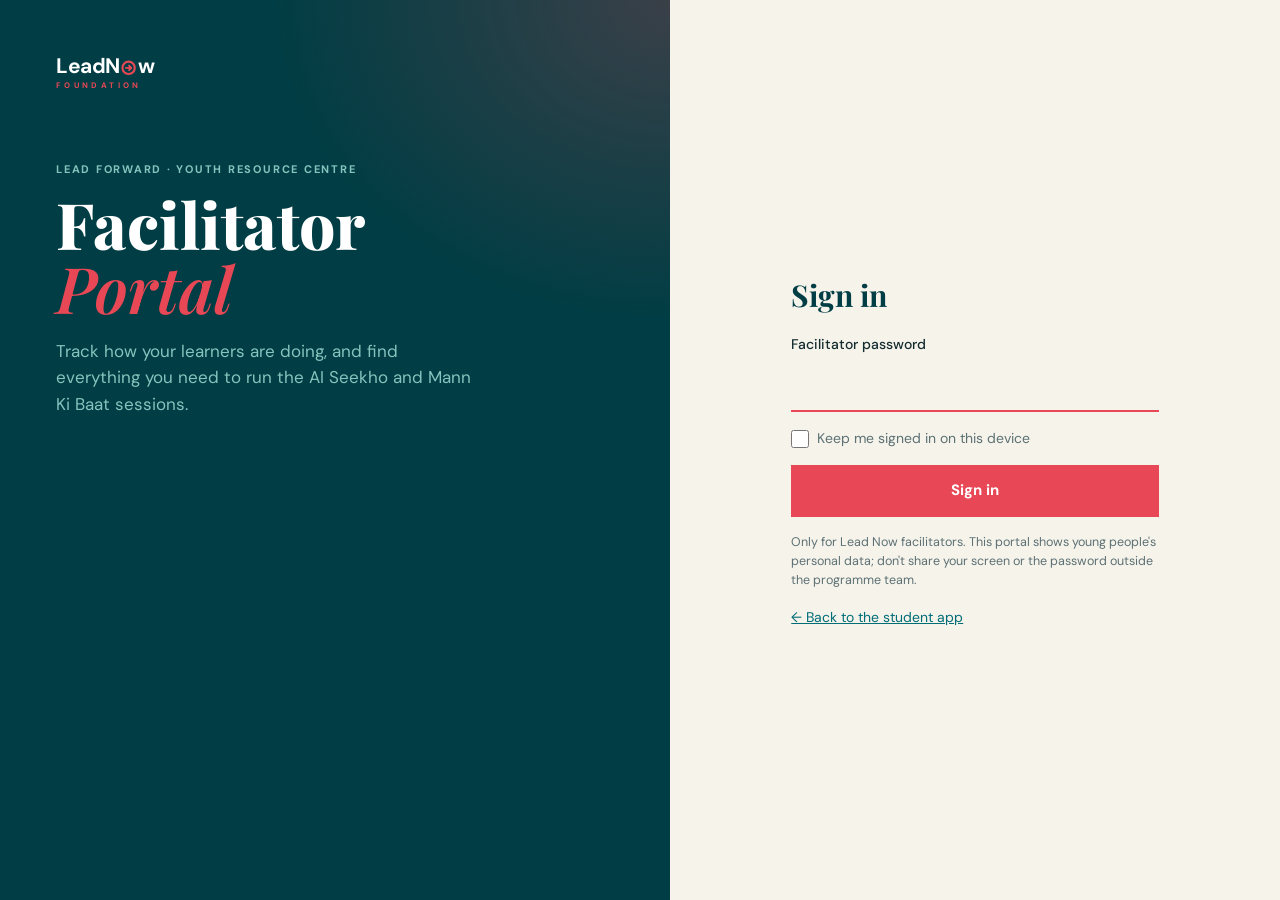
<file: learn/facilitator/index.html>
<!DOCTYPE html>
<html lang="en">
<head>
<meta charset="utf-8">
<meta name="viewport" content="width=device-width, initial-scale=1">
<meta name="robots" content="noindex, nofollow">
<meta name="theme-color" content="#003D44">
<title>Facilitator Portal · Lead Forward · Lead Now Foundation</title>
<link rel="preconnect" href="https://fonts.googleapis.com"><link rel="preconnect" href="https://fonts.gstatic.com" crossorigin>
<link href="https://fonts.googleapis.com/css2?family=DM+Sans:opsz,wght@9..40,400;9..40,500;9..40,700&family=Playfair+Display:ital,wght@0,600;0,800;1,600&display=swap" rel="stylesheet">
<style>
:root{--teal:#006D77;--coral:#E84855;--sea:#83C5BE;--deep:#003D44;--mist:#EDF6F9;--paper:#F6F3EB;--ink:#132C30;--mute:#5C7174;--rule:rgba(0,61,68,.16);--line:rgba(0,109,119,.12);
--serif:"Playfair Display",Georgia,serif;--sans:"DM Sans",system-ui,-apple-system,"Segoe UI",Roboto,sans-serif}
*{box-sizing:border-box;margin:0;padding:0}
body{font-family:var(--sans);color:var(--ink);background:var(--paper);font-size:15px;line-height:1.55}
button,input,select{font:inherit;color:inherit}button{cursor:pointer;background:none;border:0}
a{color:var(--teal)}
.muted{color:var(--mute)}
.eyebrow{font-size:11px;letter-spacing:.16em;text-transform:uppercase;font-weight:700;color:var(--teal)}
code,.mono{font-family:ui-monospace,Menlo,Consolas,monospace;font-size:.92em}
.wm{display:inline-flex;flex-direction:column;line-height:1}
.wm-word{font-weight:700;font-size:21px;letter-spacing:-.02em;color:#fff;display:inline-flex;align-items:center}
.wm-o{width:.82em;height:.82em;margin:0 .02em;transform:translateY(.06em)}
.wm-f{font-size:8px;letter-spacing:.42em;color:var(--coral);font-weight:700;margin-top:4px}
.btn{display:inline-flex;align-items:center;justify-content:center;padding:12px 20px;font-weight:700;border:2px solid transparent;text-decoration:none;min-height:46px}
.btn.coral{background:var(--coral);color:#fff}.btn.line{border-color:var(--teal);color:var(--teal);background:#fff}
.btn.sm{padding:6px 12px;min-height:36px;font-size:13.5px}
.btn[disabled]{opacity:.5}

/* login */
.login{min-height:100vh;display:grid;grid-template-columns:1.1fr 1fr}
.login-l{background:radial-gradient(100% 60% at 100% 0%,rgba(232,72,85,.25),transparent 60%),var(--deep);color:#fff;padding:56px 56px}
.login-l .eyebrow{color:var(--sea);margin-top:72px}
.login-l h1{font-family:var(--serif);font-weight:800;font-size:64px;line-height:1;margin:14px 0 18px}
.login-l h1 em{color:var(--coral);font-weight:600}
.sub{color:var(--sea);max-width:420px;font-size:17px}
.login-r{padding:56px;display:flex;flex-direction:column;gap:16px;justify-content:center;max-width:480px;width:100%;justify-self:center}
.login-r h2{font-family:var(--serif);font-size:30px;color:var(--deep)}
.login-r label{display:flex;flex-direction:column;gap:6px;font-weight:500;font-size:14px}
.login-r input[type=password]{border:0;border-bottom:2px solid var(--teal);background:transparent;padding:10px 2px;font-size:18px;outline:none}
.login-r input:focus{border-bottom-color:var(--coral)}
.chk{flex-direction:row !important;align-items:center;gap:8px !important;font-weight:400 !important;color:var(--mute)}
.chk input{width:18px;height:18px;accent-color:var(--teal)}
.err{color:#9b2c35;font-weight:500}
.fine{font-size:12.5px;color:var(--mute)}
.back{font-size:14px}

/* shell */
.top{display:flex;align-items:center;gap:28px;background:var(--deep);padding:14px 32px;position:sticky;top:0;z-index:20}
.top nav{display:flex;gap:4px;flex:1}
.top nav button{color:rgba(255,255,255,.7);font-weight:500;padding:10px 14px;border-bottom:3px solid transparent}
.top nav button.on{color:#fff;border-bottom-color:var(--coral)}
.top-r{display:flex;gap:16px}.lnk{color:var(--sea);font-size:14px;text-decoration:none}
.main{max-width:1180px;margin:0 auto;padding:28px 32px 60px}
.pad{padding:40px 0}

/* dashboard */
.filters{display:flex;flex-wrap:wrap;gap:12px;align-items:center;margin-bottom:22px}
.filters label{font-weight:700;font-size:13px;color:var(--deep);display:flex;gap:8px;align-items:center}
.filters select{border:1.5px solid var(--teal);padding:7px 10px;background:#fff;font-weight:500}
.upd{color:var(--mute);font-size:13px;margin-left:auto}
.kpis{display:grid;grid-template-columns:repeat(5,1fr);border-top:3px solid var(--deep);border-bottom:1px solid var(--rule);margin-bottom:26px}
.kpi{padding:18px 18px 16px;display:flex;flex-direction:column}
.kpi+.kpi{border-left:1px solid var(--rule)}
.kv{font-family:var(--serif);font-weight:800;font-size:44px;line-height:1;color:var(--deep)}
.kl{font-weight:700;font-size:13.5px;margin-top:8px;color:var(--deep)}
.ks{font-size:12.5px;color:var(--mute)}
.grid2{display:grid;grid-template-columns:1fr 1fr;gap:22px;margin-bottom:22px}
.panel{background:#fff;border:1px solid var(--rule);padding:22px 22px 18px;margin-bottom:22px}
.grid2 .panel{margin-bottom:0}
.panel h3{font-family:var(--serif);font-size:21px;color:var(--deep)}
.cap{font-size:12.5px;color:var(--mute);margin-bottom:14px}
.hb{list-style:none}
.hb li{display:grid;grid-template-columns:150px 1fr 74px;gap:12px;align-items:center;padding:7px 0;border-bottom:1px solid var(--line)}
.hb li:hover{background:var(--mist)}
.hb-l b{display:block;font-size:12.5px;color:var(--deep)}.hb-l small{display:block;font-size:12px;color:var(--mute);white-space:nowrap;overflow:hidden;text-overflow:ellipsis}
.hb-t{height:10px;background:var(--line);position:relative}
.hb-t i{position:absolute;left:0;top:0;bottom:0;background:var(--teal);border-radius:0 4px 4px 0;min-width:0}
.hb-v{font-size:13px;font-weight:700;text-align:right;color:var(--ink)}
.cols{display:grid;grid-template-columns:repeat(30,1fr);gap:2px;height:150px;align-items:end;border-bottom:1px solid var(--rule)}
.col{height:100%;display:flex;align-items:flex-end;cursor:default}
.col:hover{background:var(--mist)}
.col i{display:block;width:100%;background:var(--teal);border-radius:4px 4px 0 0;min-height:0}
.cols-x{display:flex;justify-content:space-between;font-size:12px;color:var(--mute);margin-top:6px}
.attn{border-left:4px solid var(--coral)}
.attn-g{display:grid;grid-template-columns:1fr 1fr;gap:26px;margin-top:10px}
.attn h4{font-size:14px;color:var(--deep);margin-bottom:6px;display:flex;justify-content:space-between;border-bottom:2px solid var(--deep);padding-bottom:6px}
.attn h4 span{font-family:var(--serif);color:var(--coral);font-size:18px}
.attn ul{list-style:none}.attn li{padding:6px 0;border-bottom:1px solid var(--line);font-size:14px;color:var(--mute)}.attn li b{color:var(--ink);margin-right:6px}
.tbl-h{display:flex;justify-content:space-between;align-items:center;margin-bottom:12px;gap:12px}
.tbl-h input{border:1.5px solid var(--rule);padding:8px 12px;min-width:240px}
.tbl-w{overflow-x:auto}
.tbl{width:100%;border-collapse:collapse;font-size:14px}
.tbl th{text-align:left;font-size:11px;letter-spacing:.1em;text-transform:uppercase;color:var(--mute);border-bottom:2px solid var(--deep);padding:8px 10px;white-space:nowrap}
.tbl th button{font-weight:700;letter-spacing:inherit;text-transform:inherit;color:inherit}
.tbl td{padding:10px;border-bottom:1px solid var(--line);white-space:nowrap}
.tbl tr:hover td{background:var(--mist)}
.n{text-align:right}
.pg{display:inline-flex;gap:8px;align-items:center}
.pg-b{width:46px;height:6px;background:var(--line);display:inline-block}.pg-b i{display:block;height:100%;background:var(--teal)}
.warnc{color:#9b2c35;font-weight:500}
.cert{display:inline-block;font-size:11.5px;font-weight:700;color:var(--teal);border:1px solid var(--teal);padding:1px 7px;margin-right:4px}
.empty{background:#fff;border:1px dashed var(--rule);padding:44px;text-align:center}
.empty h2{font-family:var(--serif);color:var(--deep);margin-bottom:8px}
.tip{position:fixed;pointer-events:none;background:var(--ink);color:#fff;font-size:13px;padding:7px 10px;opacity:0;transition:opacity .12s;z-index:50;max-width:320px}
.tip.on{opacity:1}

/* guide */
.guide{display:grid;grid-template-columns:250px 1fr;gap:44px;align-items:start}
.toc{position:sticky;top:90px;display:flex;flex-direction:column;border-top:3px solid var(--deep);padding-top:12px}
.toc .eyebrow{margin-bottom:8px}
.toc a{display:grid;grid-template-columns:28px 1fr;padding:8px 0;border-bottom:1px solid var(--line);text-decoration:none;color:var(--ink);font-size:14px}
.toc a span{font-family:var(--serif);color:var(--coral);font-weight:600}
.gsec{padding:6px 0 34px;border-bottom:1px solid var(--rule);margin-bottom:30px;scroll-margin-top:90px}
.gno{font-family:var(--serif);font-size:48px;font-weight:800;color:transparent;-webkit-text-stroke:1.3px var(--coral);line-height:1}
.gsec h2{font-family:var(--serif);font-size:28px;color:var(--deep);margin:4px 0 14px}
.gsec p{margin-bottom:10px;max-width:760px}
.lead{font-size:18px;color:var(--deep)}
.three{display:grid;grid-template-columns:repeat(3,1fr);gap:20px;margin:18px 0}
.three>div{border-top:2px solid var(--teal);padding-top:10px}
.three h4{font-family:var(--serif);font-size:19px;color:var(--teal)}
.kv{border-collapse:collapse;width:100%;max-width:760px}
.kv th{text-align:left;padding:9px 12px 9px 0;width:160px;font-size:13px;color:var(--mute);border-bottom:1px solid var(--line)}
.kv td{padding:9px 0;border-bottom:1px solid var(--line)}
.steps{padding-left:22px;max-width:780px}
.steps li{padding:7px 0 7px 4px;border-bottom:1px solid var(--line)}
ul.steps{list-style:square}
.alert{background:var(--coral);color:#fff;padding:14px 18px;margin-bottom:14px;max-width:780px}
.facswitch{display:flex;justify-content:space-between;align-items:center;gap:20px;background:#fff;border:1px solid var(--rule);border-left:4px solid var(--teal);padding:14px 18px;margin-top:18px;max-width:780px}
.facswitch p{margin:0;font-size:13.5px}
.faq dt{font-weight:700;color:var(--deep);margin-top:14px}
.faq dd{color:var(--ink);padding:4px 0 10px;border-bottom:1px solid var(--line);max-width:780px}

/* session plans */
.trk{margin-bottom:38px}
.trk h2{font-family:var(--serif);font-size:34px;color:var(--deep);margin:2px 0 12px}
.plan{background:#fff;border:1px solid var(--rule);margin-bottom:10px}
.plan summary{list-style:none;cursor:pointer;display:grid;grid-template-columns:54px 1fr auto;align-items:center;gap:12px;padding:16px 20px}
.plan summary::-webkit-details-marker{display:none}
.pn{font-family:var(--serif);font-size:30px;font-weight:800;color:var(--coral)}
.pt b{display:block;font-size:17px;color:var(--deep)}.pt small{color:var(--mute)}
.pc{font-size:12px;font-weight:700;letter-spacing:.1em;text-transform:uppercase;color:var(--teal)}
.plan[open] .pc{color:var(--mute)}.plan[open] summary{border-bottom:1px solid var(--rule)}
.plan-b{display:grid;grid-template-columns:1fr 1.4fr;gap:32px;padding:20px 22px 24px}
.pcol h4{font-size:11px;letter-spacing:.14em;text-transform:uppercase;color:var(--teal);margin:14px 0 8px}
.pcol h4:first-child{margin-top:0}
.tk{list-style:square;padding-left:18px}.tk li{padding:3px 0}
.rs{list-style:none}
.rs li{display:grid;grid-template-columns:64px 1fr;padding:8px 0;border-bottom:1px solid var(--line)}
.rs li span{font-family:var(--serif);color:var(--coral);font-weight:600}
.app-steps{padding-left:20px}
.app-steps li{padding:5px 0;border-bottom:1px dashed var(--line)}
.app-steps small{display:block;font-size:10.5px;letter-spacing:.12em;text-transform:uppercase;color:var(--coral);font-weight:700}
.app-steps em{display:block;font-size:13px;color:#8a6408;background:#fff7e0;padding:5px 8px;margin-top:4px;font-style:normal}

@media (max-width:900px){
  .login{grid-template-columns:1fr}.login-l{padding:32px 24px}.login-l .eyebrow{margin-top:30px}.login-l h1{font-size:46px}.login-r{padding:32px 24px}
  .top{flex-wrap:wrap;padding:12px 16px;gap:10px}.top nav{order:3;flex:1 1 100%;overflow-x:auto}.tbl-h input{min-width:0;width:55%}.top-r{margin-left:auto}
  .main{padding:20px 16px 50px}
  .kpis{grid-template-columns:repeat(2,1fr)}.kpi:nth-child(odd){border-left:0}.kpi{border-bottom:1px solid var(--rule)}
  .grid2,.attn-g,.three,.plan-b,.guide{grid-template-columns:1fr}
  .toc{position:static}
  .hb li{grid-template-columns:110px 1fr 64px}
  .upd{margin-left:0;width:100%}
}
@media print{.top,.filters{display:none}.panel{break-inside:avoid}}
</style>
</head>
<body>
<div id="app"></div>
<script>
/* Lead Forward LMS · lesson content
   Source: "Skill Module on AI" (4 sessions) and "Mental Health & Wellbeing Facilitator Guide" (student Modules 1 and 2).
   Edit text here; the app renders whatever is in TRACKS. */

const TRACKS = [
{
  id: "ai",
  title: "AI Seekho",
  sub: "AI Skills for Young Leaders",
  cert: "AI Skills for Young Leaders",
  certSub: "Artificial Intelligence for Learning, English and Careers",
  blurb: "Chaar sessions. AI kya hai, kaise use karein, sahi sawaal kaise poochein, aur AI se English kaise seekhein.",
  hours: "6.5 ghante",
  sessions: [
  /* ---------------- AI SESSION 1 ---------------- */
  {
    id: "ai1", no: 1, mins: 90, cert: "Understanding Artificial Intelligence",
    title: "AI Kya Hai?", en: "What is AI?",
    objectives: [
      "AI ko roz ki life ke examples se samajhna",
      "Technology ka darr kam karna",
      "Dekhna ki AI pehle se hamari life mein hai",
      "AI skills seekhne ka josh banana"
    ],
    steps: [
      { type: "chips", tag: "Ice breaker", title: "Technology mein kya use karte ho?",
        q: "Apne phone mein kaunse apps sabse zyada use karte ho? Jitne chaho select karo.",
        key: "ai1_apps",
        options: ["WhatsApp","Instagram","YouTube","Google","Google Maps","Snapchat","Facebook","Games","Camera","Ola / Uber","Netflix","Spotify"],
        after: "In sabhi apps mein AI chhupa hua hai! Aaj hum dekhenge kaise.",
        tip: "Safe, judgment-free space banao. Kai students technology ke baare mein sharmaate hain. Bolo: Yahan koi sawaal galat nahi hai, sab seekhne aaye hain." },
      { type: "read", tag: "Samjho", title: "AI matlab kya?",
        html: `<p class="lead">AI matlab <b>Artificial Intelligence</b>. Yeh ek aisi technology hai jo machines ko smart banati hai, jaise insaan sochte hain waise sochne ke liye.</p>
<p>AI koi complicated ya sirf ameeron wali technology nahi hai. Yeh ek tool hai jo aapki padhai, English, problem solving aur career planning mein seedha madad kar sakta hai.</p>`,
        tip: "Is part mein participants ko intro video dikhao (module mein diya gaya)." },
      { type: "examples", tag: "Real examples", title: "AI aapke phone mein kahan hai?",
        items: [
          { h: "Google Maps, Ola, Uber", lines: ["Jab aap Ola ya Uber book karte ho, AI decide karta hai ki sabse fast route kaunsa hai.","Traffic jam ho toh AI automatically dusra rasta suggest karta hai."], ask: "Kabhi notice kiya ki Google Maps kaise batata hai ki 15 minute mein pahunchenge?" },
          { h: "YouTube recommendations", lines: ["Jab aap YouTube kholte ho, AI dekh raha hai aapne pehle kya dekha.","Phir woh milte julte videos recommend karta hai."], ask: "YouTube ko kaise pata chalta hai ki aapko comedy ya songs pasand hain?" },
          { h: "Instagram aur Snapchat filters", lines: ["Filter lagakar photo lete ho toh AI aapka face detect karta hai.","Woh samajhta hai ki eyes kahan hain, lips kahan hain, aur filter perfectly laga deta hai."] },
          { h: "Phone camera", lines: ["Portrait mode mein background blur AI karta hai.","Photo mein kitni brightness chahiye, colours kaise hon, yeh bhi AI decide karta hai."] }
        ] },
      { type: "list", tag: "Activity · AI Detective", title: "5 jagah dhoondo jahan AI chhupa hai",
        q: "Group mein ya akele: apni life mein 5 jagah likho jahan aap bina jaane AI use karte ho.",
        key: "ai1_detective", n: 5, ph: "Jaise: WhatsApp auto-correct",
        reveal: { title: "Doosre students ne kya dhoondha", items: ["WhatsApp auto-correct","Netflix recommendations","Google search suggestions","Spam email filtering","Phone ka face unlock"] },
        tip: "4 se 5 ke groups banao. Har group 5 minute mein apni findings present kare." },
      { type: "read", tag: "Samjho", title: "AI seekhna kyun zaroori hai?",
        html: `<div class="trio">
<div><h4>Future jobs</h4><p>Agle 5 se 10 saal mein almost har job mein AI ka use hoga. Jo log AI use karna jaante hain, unko better jobs milenge: data entry, customer service, content creation, designing.</p></div>
<div><h4>Better padhai</h4><p>AI ek tutor ki tarah kaam kar sakta hai, 24/7. Mushkil topics simple language mein samjha sakta hai. Homework aur exam preparation mein help.</p></div>
<div><h4>Naye skills</h4><p>English improve karni hai? AI se roz practice karo. Cooking, programming, graphic design jaise naye skills free mein seekho.</p></div>
</div>` },
      { type: "read", tag: "Wrap up", title: "Aaj ki teen baatein",
        html: `<ol class="big">
<li>AI darawna nahi hai. Yeh pehle se hamari roz ki life mein hai.</li>
<li>Hum sab AI tools use karna seekh sakte hain.</li>
<li>AI skills padhai aur future jobs dono mein kaam aayenge.</li></ol>
<p class="aside">Next session: hum apne phone par asli AI tools use karenge. Homework help se lekar English practice tak, sab kuch!</p>` }
    ],
    quiz: [
      { q: "AI ka full form kya hai?", o: ["Automatic Internet","Artificial Intelligence","Advanced Information","Android Interface"], a: 1, why: "AI matlab Artificial Intelligence: machines ko insaan ki tarah sochne layak banana." },
      { q: "YouTube aapko milte julte videos kaise dikhata hai?", o: ["Random videos dikhata hai","Aapke dost choose karte hain","AI dekhta hai aapne pehle kya dekha","YouTube staff haath se choose karta hai"], a: 2, why: "AI aapki history dekhkar similar videos recommend karta hai." },
      { q: "Inmein se kahan AI use NAHI ho raha?", o: ["Google Maps ka traffic route","Kaagaz par pencil se likhna","Instagram filter","Phone ka face unlock"], a: 1, why: "Pencil aur kaagaz mein koi AI nahi hai. Baaki teeno mein AI kaam kar raha hai." },
      { q: "Phone camera ke portrait mode mein background blur kaun karta hai?", o: ["AI","Phone ki battery","Network","Koi nahi, lens khud"], a: 0, why: "Portrait mode mein AI pehchanta hai ki person kahan hai aur background ko blur karta hai." },
      { q: "AI seekhna kyun zaroori hai?", o: ["AI sirf engineers ke liye hai","Agle 5 se 10 saal mein almost har job mein AI ka use hoga","AI se phone fast chalta hai","AI seekhna zaroori nahi hai"], a: 1, why: "Jo log AI use karna jaante hain, unke liye better jobs aur learning ke mauke hain." }
    ],
    checklist: ["Main roz ki life mein AI ke 3 ya zyada examples bata sakta/sakti hoon","Mujhe technology se pehle se kam darr lagta hai"]
  },

  /* ---------------- AI SESSION 2 ---------------- */
  {
    id: "ai2", no: 2, mins: 120, cert: "Using AI Tools in Daily Life",
    title: "AI Ko Kaise Use Karein", en: "How to use AI",
    objectives: [
      "ChatGPT aur Claude ke saath hands-on experience",
      "Free AI tools set up aur access karna",
      "Asli student problems par AI use karna",
      "AI se madad maangne ka confidence"
    ],
    steps: [
      { type: "read", tag: "Setup", title: "Apna AI tool set up karo",
        html: `<div class="setup">
<div><h4>ChatGPT</h4><ol><li>Browser kholo (Chrome, Firefox, koi bhi)</li><li>Type karo: <b>chatgpt.com</b></li><li>Sign Up par click karo: email ya Google account se</li><li>Email verify karo</li><li>Chat shuru!</li></ol></div>
<div><h4>Claude</h4><ol><li>Browser kholo</li><li>Type karo: <b>claude.ai</b></li><li>Sign Up par click karo</li><li>Email ya Google account use karo</li><li>Ready!</li></ol></div></div>
<div class="note"><b>Age ka dhyaan rakho.</b> ChatGPT 13 saal se upar ke liye hai; 18 se kam ho toh parent ya guardian ki permission zaroori hai. Claude.ai sirf 18 saal aur usse upar ke liye hai. 18 se kam ho toh facilitator batayenge ki kaunsa tool use karna hai.</div>`,
        tip: "Ghoom ghoom kar har student ki madad karo. Jinke paas email nahi, unka free Gmail account banwao. Jo struggle kar rahe hain unhe confident students ke saath pair karo." },
      { type: "tryit", tag: "Try karo", title: "Pehli AI baatcheet",
        intro: "Pehle facilitator demo karenge, phir aap try karo. Hinglish mein likhoge toh AI bhi Hinglish mein jawab dega!",
        prompts: [
          { label: "Namaste bolo", text: "Namaste! Aap kaun ho?" },
          { label: "Science samjho", text: "Mujhe science ka photosynthesis samajh nahi aa raha. Aasan language mein explain karo." },
          { label: "English application", text: "Can you help me write an application for sick leave in English?" }
        ],
        after: "Ab apni baari: apna introduction do, apne favourite subject ke baare mein ek sawaal poocho, aur school ki koi mushkil cheez samjhne ko bolo." },
      { type: "tryit", tag: "Use case 1", title: "Homework help",
        intro: "Maths ka quadratic equation solve nahi ho raha? AI se step by step poocho.",
        prompts: [ { label: "Step by step solution", text: "Can you solve this step-by-step: x² + 5x + 6 = 0" } ],
        after: "Ab apne homework ka ek sawaal AI se poocho. Answer copy mat karo: steps samjho." },
      { type: "tryit", tag: "Use case 2", title: "Exam preparation",
        intro: "AI se practice questions banwao, mushkil concepts samjho, aur summary notes banao.",
        prompts: [ { label: "Practice MCQs", text: "Generate 10 MCQ questions on the Indian Freedom Struggle for the class 10 exam. Answers bhi do." },
                   { label: "Summary notes", text: "Make short summary notes on the water cycle for class 9 in simple Hinglish, in bullet points." } ] },
      { type: "tryit", tag: "Use case 3", title: "Career guidance",
        intro: "Apne future ke baare mein AI se poocho.",
        prompts: [ { label: "12th ke baad", text: "After 12th science, what career options are there besides engineering?" },
                   { label: "Drawing ka shauk", text: "I'm good at drawing. Kya creative field mein career ban sakta hai?" },
                   { label: "Delhi mein job", text: "What skills should I learn to get a good job in Delhi?" } ] },
      { type: "read", tag: "Zaroori", title: "AI smart hai, par perfect nahi",
        html: `<ul class="rules">
<li><b>AI galat bhi ho sakta hai.</b> Facts, dates aur numbers textbook ya teacher se check karo.</li>
<li><b>Copy nahi, samjho.</b> Homework ka answer copy karne se marks nahi, samajh badhti hai jab aap steps seekhte ho.</li>
<li><b>Private cheezein share mat karo.</b> Password, OTP, ghar ka address, Aadhaar number, ya kisi ki photo AI mein mat daalo.</li>
<li><b>AI insaan ki jagah nahi lega.</b> Pareshani ho toh kisi trusted insaan se baat karo.</li></ul>`,
        tip: "Yeh part module ke learning outcome (AI ki limitations aur ethics) ko cover karta hai." },
      { type: "pick", tag: "Group challenge", title: "AI Problem Solvers",
        q: "Ek challenge chuno, AI se solve karwao, aur neeche likho AI ne kya diya. Phir group ke saamne 2 minute present karo.",
        key: "ai2_challenge",
        options: [
          "School principal ko sports equipment ke liye letter likhwao",
          "Board exams ke liye study schedule banwao",
          "₹5000 mein chhota business kaise shuru karein, samjho",
          "Budget mein healthy khane ka weekly menu banwao"
        ],
        fieldLabel: "AI ne kya solution diya? Aapko kya accha laga?" },
      { type: "list", tag: "Homework", title: "Agle session se pehle: AI 3 baar",
        q: "Agle session se pehle AI ko kam se kam 3 baar use karo: homework, learning, ya fun ke liye. Har baar likho aapne kya seekha.",
        key: "ai2_homework", n: 3, ph: "Maine AI se seekha ki...",
        after: "Yaad rakho: AI tools free hain, aap Hinglish use kar sakte ho, aur practice se hi perfect banoge." }
    ],
    quiz: [
      { q: "Claude kholne ke liye browser mein kya type karte hain?", o: ["claude.com","claude.ai","ai.claude","claude.in"], a: 1, why: "Claude ka address claude.ai hai. Yaad rakho: Claude.ai 18 saal aur upar ke liye hai." },
      { q: "Kya AI se Hinglish mein baat kar sakte hain?", o: ["Nahi, sirf English","Haan, Hinglish mein poochoge toh Hinglish mein jawab milega","Sirf Hindi","Sirf paid version mein"], a: 1, why: "AI Hinglish samajhta hai, isliye jaise comfortable ho waise likho." },
      { q: "Exam preparation ke liye sabse accha prompt kaunsa hai?", o: ["History","Exam ke liye kuch do","Generate 10 MCQ questions on the Indian Freedom Struggle for class 10. Answers bhi do.","Padhai"], a: 2, why: "Topic, class, number of questions aur answers: sab clear hai." },
      { q: "AI ne homework ka answer de diya. Ab kya karna chahiye?", o: ["Seedha copy kar do","Steps samjho aur important facts textbook ya teacher se check karo","Teacher ko mat batao","Kabhi AI use mat karo"], a: 1, why: "AI galat bhi ho sakta hai. Samajhna aur check karna zaroori hai." },
      { q: "Inmein se kya AI ke saath share NAHI karna chahiye?", o: ["Apna favourite subject","Ek maths ka sawaal","Apna password ya OTP","Ek English sentence"], a: 2, why: "Password, OTP aur private details kabhi kisi tool ya app mein share mat karo." }
    ],
    checklist: ["Maine AI tool ka account set up kar liya","Maine AI ke saath kam se kam ek meaningful baatcheet ki","Maine AI se ek asli problem solve ki"]
  },

  /* ---------------- AI SESSION 3 ---------------- */
  {
    id: "ai3", no: 3, mins: 90, cert: "Prompt Engineering Basics",
    title: "Prompt Engineering Basics", en: "Asking AI the right way",
    objectives: [
      "Accha prompt kya hota hai, samajhna",
      "Clear aur specific sawaal likhna",
      "AI se better aur useful jawab lena",
      "Apni personal prompt library banana"
    ],
    steps: [
      { type: "read", tag: "Samjho", title: "Prompt engineering kya hai?",
        html: `<p class="lead">Prompt engineering ka matlab hai: AI se sahi sawaal poochna.</p>
<p>Jaise teacher se clearly poochte ho toh clear answer milta hai, waise hi AI ko bhi clear instructions chahiye. Jo aap AI ko likhte ho, use <b>prompt</b> kehte hain.</p>` },
      { type: "compare", tag: "Dekho farak", title: "Kamzor prompt vs strong prompt",
        rows: [
          ["Essay likh do", "Write a 300-word essay on climate change for class 10, including causes and solutions."],
          ["Job kaise dhoondu?", "I'm 18, completed 12th in commerce, living in Delhi. What entry-level jobs can I get? Also suggest websites to apply."]
        ] },
      { type: "rules", tag: "Golden rules", title: "Prompting ke 5 golden rules",
        rules: [
          { h: "Specific bano", b: "Tell me about science ki jagah likho: Explain photosynthesis for class 10 in simple Hindi-English mix." },
          { h: "Context do", b: "Batao aap kaun ho, kya chahiye, aur kyun. Jaise: I'm preparing for 10th boards. I need practice questions on algebra. Give me 5 questions with solutions." },
          { h: "Format batao", b: "Explain in bullet points. Give step-by-step instructions. Write in Hinglish. Keep it under 100 words." },
          { h: "Example do", b: "Write 3 sentences about my hobby. Example: I love reading books. It helps me relax. My favourite genre is mystery." },
          { h: "Improve karwao", b: "Jawab accha nahi laga? Bolo: Can you make it simpler? Give more examples. Explain like I'm 10 years old." }
        ] },
      { type: "tryit", tag: "Templates", title: "Copy karo, khaali jagah bharo",
        intro: "Brackets [ ] mein apni details daalo. Pasand aaye toh apni Prompt Library mein save karo.",
        fill: true,
        prompts: [
          { label: "Homework help", cat: "Study & Homework", text: "I am a [grade] student. I need help with [subject/topic]. Please explain [specific concept] in simple Hinglish with examples." },
          { label: "Exam prep", cat: "Study & Homework", text: "Generate [number] practice questions on [topic] for class [X]. Include answers and explanations." },
          { label: "English practice", cat: "English Learning", text: "Check this sentence for grammar: [your sentence]. Explain any mistakes in Hinglish." },
          { label: "Career guidance", cat: "Career & Skills", text: "I am [age], completed [education], interested in [field]. What career options do I have? Suggest realistic paths for someone from [location]." }
        ] },
      { type: "makeover", tag: "Activity · Prompt Makeover", title: "In kamzor prompts ko strong banao",
        q: "Golden rules use karke har prompt dobara likho. Phir AI mein test karo.",
        key: "ai3_makeover",
        items: [
          { bad: "History batao", sample: "I am a class 9 student. Explain the main causes of the French Revolution in simple Hinglish, in 5 bullet points." },
          { bad: "English improve kaise kare", sample: "I am 16 and I understand English but feel shy speaking it. Give me a 15-minute daily practice plan for 30 days, in Hinglish." },
          { bad: "Job chahiye", sample: "I am 19, completed 12th in arts, living in Delhi. I am good with computers and people. What entry-level jobs can I apply for? Suggest websites too." }
        ],
        tip: "Students pairs mein kaam karein, phir best prompts class ke saath share karein." },
      { type: "fields", tag: "Activity · Prompt Challenge", title: "4 situations, 4 prompts",
        q: "Har situation ke liye ek prompt likho, AI mein test karo, aur dekho kaunsa sabse accha chala.",
        key: "ai3_challenge",
        fields: [
          { k: "a", label: "Maths ka koi concept samajh nahi aa raha", area: true },
          { k: "b", label: "Leave application likhni hai", area: true },
          { k: "c", label: "Ek naya skill seekhna hai", area: true },
          { k: "d", label: "Interview ki taiyari karni hai", area: true }
        ] },
      { type: "link", tag: "Apni library", title: "Apni Prompt Library banao",
        html: `<p>Jo prompts aap baar baar use karoge, unhe ek jagah save karo. Paanch categories: <b>Study & Homework, English Learning, Career & Skills, Personal Development, Creative & Fun.</b></p>`,
        go: "library", button: "Prompt Library kholo" }
    ],
    quiz: [
      { q: "Prompt engineering ka matlab kya hai?", o: ["AI ka code likhna","AI se sahi sawaal poochna","Phone repair karna","Engineering ki padhai"], a: 1, why: "Clear sawaal = clear jawab." },
      { q: "Inmein se sabse strong prompt kaunsa hai?", o: ["Essay likh do","Climate change","Write a 300-word essay on climate change for class 10, including causes and solutions.","Essay chahiye jaldi"], a: 2, why: "Length, topic, class aur kya include karna hai: sab specific hai." },
      { q: "Rule 2 'Context do' mein kya batate hain?", o: ["Aap kaun ho, kya chahiye, aur kyun chahiye","Sirf apna naam","Apna phone number","Kuch nahi"], a: 0, why: "Context se AI aapke level aur zaroorat ke hisaab se jawab deta hai." },
      { q: "AI ka jawab bahut mushkil laga. Ab kya likhoge?", o: ["Kuch nahi, chhod do","Can you make it simpler?","Wahi sawaal dobara","Phone band kar do"], a: 1, why: "Rule 5: improvement maango. AI ko feedback do." },
      { q: "'Explain in bullet points' kaunsa golden rule hai?", o: ["Specific bano","Context do","Format batao","Example do"], a: 2, why: "Aap AI ko bata rahe ho ki jawab kis format mein chahiye." }
    ],
    checklist: ["Main specific aur clear prompts likh sakta/sakti hoon","Mujhe pata hai kab context add karna hai","Maine apni personal prompt library banayi"]
  },

  /* ---------------- AI SESSION 4 ---------------- */
  {
    id: "ai4", no: 4, mins: 90, cert: "Learning English with AI",
    title: "AI Se English Seekhein", en: "Learn English with AI",
    objectives: [
      "AI ko 24/7 English tutor ki tarah use karna",
      "Speaking, writing aur grammar ki practice",
      "English bolne ka confidence",
      "Roz English practice ki aadat"
    ],
    steps: [
      { type: "read", tag: "Samjho", title: "English ke liye AI perfect kyun hai?",
        html: `<ul class="ticks">
<li><b>Free:</b> koi coaching fees nahi</li>
<li><b>24/7:</b> jab chaho practice karo</li>
<li><b>No judgment:</b> galtiyan freely karo</li>
<li><b>Patient:</b> baar baar samjhayega</li>
<li><b>Customised:</b> aapke level ke hisaab se</li></ul>` },
      { type: "grammar", tag: "Activity · Grammar Checker", title: "Galti pakdo, sahi likho",
        q: "Har sentence ka sahi version likho, phir check karo. Baad mein yeh prompt AI mein try karo.",
        prompt: "Check this sentence for grammar mistakes and explain errors in Hinglish: [your sentence]",
        key: "ai4_grammar",
        items: [
          { wrong: "I goes to school everyday", right: "I go to school every day.", why: "'I' ke saath 'go' aata hai, 'goes' nahi. Aur 'every day' do alag shabd hain jab matlab 'roz' ho." },
          { wrong: "She don't like pizza", right: "She doesn't like pizza.", why: "He, she, it ke saath 'doesn't' aata hai." },
          { wrong: "Me and my friend is playing", right: "My friend and I are playing.", why: "Subject mein 'I' aata hai, 'me' nahi. Do log hain toh 'are'." }
        ] },
      { type: "tryit", tag: "Activity · Sentence Builder", title: "Hindi mein socho, English mein likho",
        intro: "Jo bolna hai woh Hindi mein likho, AI sahi English banane mein madad karega.",
        prompts: [
          { label: "Tabiyat kharab", text: "I want to say: Mujhe kal school nahi aana hai kyunki tabiyat kharab hai. Help me write it correctly in English." },
          { label: "Market gaya tha", text: "I want to say: Main apne bhai ke saath market gaya tha. Help me write it correctly in English." },
          { label: "Apna template", text: "I want to say [idea in Hindi]. Help me write it correctly in English.", fill: true, cat: "English Learning" }
        ] },
      { type: "tryit", tag: "Activity · Role-play", title: "AI ke saath English conversation",
        intro: "Yeh master prompt hai. [role] ki jagah shopkeeper, teacher, interviewer ya friend likho.",
        prompts: [
          { label: "Dukaan par", text: "I want to practice English conversation. You play the role of a shopkeeper in a clothes shop, and I'll practice talking to you. I want to buy clothes, ask prices and bargain. Correct my English mistakes, but keep the conversation natural." },
          { label: "Job interview", text: "I want to practice English conversation. You play the role of a job interviewer, and I'll practice answering common interview questions. Correct my English mistakes, but keep the conversation natural." },
          { label: "Naye dost", text: "I want to practice English conversation. You play the role of a new friend, and I'll practice introducing myself and talking about hobbies. Correct my English mistakes, but keep the conversation natural." }
        ] },
      { type: "read", tag: "Activity · Voice Note Method", title: "Bolkar practice karo",
        html: `<ol class="big">
<li>English mein bolkar apna voice note record karo.</li>
<li>Jo bola, use type karo.</li>
<li>AI ko bhejo: <span class="inline-prompt">Check this for mistakes and tell me how to say it better: [typed text]</span></li>
<li>AI correct karega aur samjhayega.</li>
<li>Corrections ke saath dobara bolkar practice karo.</li></ol>` },
      { type: "tryit", tag: "Vocabulary", title: "Roz naye words",
        intro: "Yeh prompt roz use karo, aur games se mazedaar practice karo.",
        prompts: [
          { label: "5 naye words", text: "Teach me 5 new English words related to jobs. Give Hindi meaning, example sentence, and how to use them." },
          { label: "Word puzzle", text: "Give me a word puzzle with 10 words." },
          { label: "Fill in the blanks", text: "Create a fill-in-the-blanks exercise for me." },
          { label: "Synonym game", text: "Play a synonym-antonym game with me." }
        ] },
      { type: "link", tag: "Roz ki aadat", title: "15 minute daily plan",
        html: `<table class="plan"><tr><th>5 min</th><td>3 naye words seekho</td></tr><tr><th>5 min</th><td>2 se 3 sentences likho aur grammar check karo</td></tr><tr><th>5 min</th><td>Chhoti si role-play conversation</td></tr></table>
<p>Roz practice karo, chahe 10 minute hi sahi. Galtiyon se mat daro. Best conversations save karo. Goal: 30 din baad English mein conversation.</p>`,
        go: "english", button: "English Daily tracker kholo" },
      { type: "commit", tag: "Commitment", title: "Mera vaada",
        key: "ai4_commit",
        items: ["Main roz 15 minute AI ke saath English practice karunga/karungi","Main roz 5 naye words seekhunga/seekhungi","Main har hafte 1 poori English conversation karunga/karungi","Main apni progress WhatsApp group mein share karunga/karungi"] }
    ],
    quiz: [
      { q: "'She don't like pizza' ka sahi version kya hai?", o: ["She don't likes pizza","She doesn't like pizza","She not like pizza","She doesn't likes pizza"], a: 1, why: "He, she, it ke saath 'doesn't' + verb ka base form." },
      { q: "Role-play master prompt mein AI ko kya bolte hain?", o: ["Mera homework kar do","Ek role play karo aur meri English mistakes correct karo, conversation natural rakho","Sirf Hindi mein baat karo","Mujhe marks do"], a: 1, why: "AI role nibhata hai aur saath saath galtiyan theek karta hai." },
      { q: "15 minute daily plan mein kya NAHI hai?", o: ["3 naye words","Sentences likhkar grammar check","Chhoti conversation","5 minute reels dekhna"], a: 3, why: "Plan mein words, sentences aur conversation hain." },
      { q: "Voice Note Method ka pehla step kya hai?", o: ["AI se essay likhwana","English mein bolkar voice note record karna","Dictionary yaad karna","Kuch nahi"], a: 1, why: "Pehle bolo, phir type karo, phir AI se check karwao." },
      { q: "English practice ke liye AI accha kyun hai?", o: ["Judge nahi karta aur 24/7 available hai","Sab kuch yaad kar leta hai","Exam deta hai","Paise deta hai"], a: 0, why: "Galtiyan karne ka darr nahi, aur jab chaho practice karo." }
    ],
    checklist: ["Maine AI ke saath English conversation practice ki","Mujhe grammar corrections mile aur samajh aaye","Maine roz practice ka commitment liya"]
  }
  ]
},

{
  id: "mw",
  title: "Mann Ki Baat",
  sub: "Mental Health & Wellbeing",
  cert: "Mental Health & Wellbeing",
  certSub: "Managing Stress, Pressure and Expectations",
  blurb: "Do sessions. Exam stress, peer pressure, parents ki ummeedein, aur future ka darr. Saath mein tools jo kabhi bhi kaam aayein.",
  hours: "2 ghante",
  sensitive: true,
  sessions: [
  /* ---------------- MW SESSION 1 ---------------- */
  {
    id: "mw1", no: 1, mins: 60, cert: "Exam Stress and Peer Pressure",
    title: "Exam Stress & Peer Pressure", en: "Stress aur dabaav ko samjho",
    objectives: [
      "Stress aur pressure ki feelings ko normal samajhna",
      "Kaam aane wale coping tools seekhna",
      "Peer support banana",
      "Pehchanna ki kab madad leni hai"
    ],
    steps: [
      { type: "read", tag: "Shuru karne se pehle", title: "Yeh ek safe space hai",
        html: `<p class="lead">Aaj hum un cheezon ki baat karenge jo sab feel karte hain par bolte nahi: stress, pressure, anxiety.</p>
<ul class="rules"><li>Jo yahan share hoga, yahi rahega.</li><li>Kisi ko judge nahi karenge.</li><li>Sab ko barabar time milega.</li><li>Share karna optional hai. Pass kar sakte ho.</li></ul>
<p class="aside">Is section mein aap jo bhi likhoge, woh sirf is phone par save hoga. YRC team ko nahi jayega.</p>`,
        tip: "Ground rules pehle set karo. Eye contact banao aur bolo: Main kisi ko judge nahi karunga/karungi." },
      { type: "chips", tag: "Ice breaker · Pressure Cooker", title: "Kya aapke saath bhi hua hai?",
        q: "Jo situation aapne kabhi feel ki ho, us par tap karo. (Class mein: circle mein khade ho, aur step forward karo.)",
        key: "mw1_cooker", private: true,
        options: ["Exam se pehle raat bhar neend nahi aayi","Dosto ke saath na raho toh FOMO lagta hai","Parents ki expectations se darr laga","Social media par kisi ko dekhkar bura laga"],
        after: "Dekha? Almost sabhi ne yeh kabhi na kabhi feel kiya hai. Aap akele nahi ho. Aaj seekhenge in feelings ko kaise handle karein.",
        tip: "Har situation ke baad 1 se 2 volunteers ko 15 second mein share karne do." },
      { type: "story", tag: "Kahani", title: "Priya: pehli hone ka bojh",
        story: `<p>Priya 10th class ki student hai. Uska school thoda door hai, subah 6 baje uthna padta hai. Roz ki routine: school, tuition, phir ghar aakar homework. Uske papa auto chalate hain, mummy kaam karti hain. Unhe bahut ummeed hai Priya se: "Tu pehli hai jo 10th pass karegi hamari family mein."</p>
<p>Par Priya ko lagta hai woh kuchh bhi kar le, kaafi nahi hai. Class mein dost hain jo coaching jaate hain. Unke paas notes hain, uske paas nahi. Instagram par dekhe toh sabki life perfect lag rahi hai, sirf uski nahi.</p>
<p>Board exams aa rahe hain. Raat ko sote waqt dil zor se dhadakta hai. Neend nahi aati. Papa ne naya phone dene ko kaha agar 85% se zyada aaye. Par Priya ko lagta hai woh mushkil hai. Dost kehte hain chill karo, par Priya ko chill karna nahi aata.</p>`,
        questions: ["Priya ki kahani mein kya relatable laga?","Pressure kahan se aa raha hai? Parents, dost, social media, ya khud se?","Agar aap Priya ke dost hote, kya advice dete?","Kya stress normal hai? Kab problem ban jaata hai?"],
        key: "mw1_priya",
        tip: "Students ko khul kar bolne do. Turant solution mat do. Pehle feelings validate karo: Haan, yeh sach mein mushkil hai. Bahut log yeh feel karte hain." },
      { type: "story", tag: "Ek aur kahani", title: "Rahul: social media ka comparison",
        story: `<p>Rahul 11th mein hai. Uska best friend Arjun private school mein jaata hai. Arjun ki Instagram stories mein naya iPhone, Starbucks coffee, mall, branded kapde. Arjun ki life perfect lagti hai.</p>
<p>Rahul ke paas basic phone hai. Ghar ka budget tight hai. Dost movie ka plan banate hain toh Rahul ko bahana banana padta hai, kyunki paise nahi hote.</p>
<p>Ab Rahul Instagram kam dekhta hai, dekhne se bura lagta hai. Par phir FOMO hota hai. Padhai mein dhyan nahi lagta. Bas sochta rehta hai: "Mere paas bhi hota toh..."</p>`,
        questions: ["Social media reality hai ya curated version?","Kya aap bhi kabhi comparison trap mein phase ho?","Rahul ko kya samajhna chahiye?","Kya social media break lena accha idea hai?"],
        key: "mw1_rahul" },
      { type: "chips", tag: "Body check", title: "Stress mein body kya kehti hai?",
        q: "Jab aap stressed feel karte ho, body mein kya hota hai? Jo sahi lage, tap karo.",
        key: "mw1_body", private: true,
        options: ["Sir dard","Pet kharab","Neend nahi aati","Dil tez dhadakta hai","Bhook nahi lagti","Bahut thakaan","Gussa jaldi aata hai","Kisi se baat karne ka mann nahi"],
        after: "Thoda stress normal hai. Par agar yeh signs kai hafton tak rahein, ya roz ki life mushkil ho jaaye, toh kisi trusted insaan se baat karo. Neeche diye tools aur Help page hamesha aapke saath hain." },
      { type: "grounding", tag: "Tool 1", title: "5-4-3-2-1 Grounding",
        intro: "Jab bahut ghabrahat ho ya mann bhaag raha ho, yeh tool aapko abhi aur yahan wapas laata hai. Abhi 2 minute try karo." },
      { type: "breathing", tag: "Tool 2", title: "Box Breathing",
        intro: "Jaldi stress kam karne ke liye. Exam se pehle bhi kar sakte ho. 4 se 5 round karo." },
      { type: "fields", tag: "Tool 3 · Reality Check", title: "Jab soch ghoomne lage",
        q: "Jab dimaag kahe \"Main fail ho jaunga, life khatam\", in teen sawaalon se check karo.",
        key: "mw1_reality", private: true,
        fields: [
          { k: "thought", label: "Mera pareshan karne wala thought", ph: "Jaise: Main boards mein fail ho jaungi", area: true },
          { k: "true", label: "Kya yeh 100% sach hai, ya sirf feeling hai?", area: true },
          { k: "evidence", label: "Evidence check: pehle kya hua tha?", ph: "Pehle bhi exams diye, pass hua/hui. Is baar bhi ho sakta hai.", area: true },
          { k: "worst", label: "Worst case bhi ho, toh mere options kya hain?", ph: "Life khatam nahi hogi. Options hain.", area: true }
        ] },
      { type: "fields", tag: "Tool 4 · Support Team", title: "Meri Support Team",
        q: "3 log jinse aap baat kar sakte ho. Naam aur number likho. Yeh Help page par hamesha dikhenge.",
        key: "support", private: true,
        fields: [
          { k: "friend", label: "Ek dost jo samajhta hai", ph: "Naam" }, { k: "friend_no", label: "Number (optional)", ph: "98xxxxxxxx", tel: true },
          { k: "family", label: "Ek family member (bhai, behen, chacha, mausi, koi bhi)", ph: "Naam" }, { k: "family_no", label: "Number (optional)", tel: true },
          { k: "adult", label: "Ek trusted adult (teacher, YRC coordinator, padosi)", ph: "Naam" }, { k: "adult_no", label: "Number (optional)", tel: true }
        ] },
      { type: "roleplay", tag: "Role-play", title: "Practice: pyaar se na kehna, sach bolna",
        q: "Pair mein practice karo. Pehle khud jawab likho, phir example dekho.",
        key: "mw1_rp",
        cards: [
          { who: "Dost", line: "Yaar chal movie dekh lete hain, kya padhai kar raha hai pura din.", task: "Pyaar se na kaho, dost ko bura na lage.", sample: "Bro, main bhi jaana chahta hoon par kal test hai. Kal evening pakka chalenge. Deal?" },
          { who: "Dost", line: "Tu tension kyun le raha/rahi hai itna? Bas 10th hai, fail bhi ho gaye toh kya ho jayega?", task: "Bina defensive hue samjhao ki boards aapke liye kyun important hain.", sample: "Mujhe pata hai tu mera tension kam karna chahta hai. Par mere liye yeh important hai, main apne liye achha karna chahti hoon. Exam ke baad milke celebrate karenge." },
          { who: "Parent", line: "Beta Yadav aunty ki beti 95% laayi. Tum kitna laoge?", task: "Imaandari se baat karo.", sample: "Papa, main bhi mehnat kar raha hoon. Mera target 80% hai. Main apna best de raha hoon." }
        ] },
      { type: "commit", tag: "Action plan", title: "Mera vaada khud se",
        key: "mw1_commit", private: true,
        items: ["Main roz ek breathing technique practice karunga/karungi","Bahut overwhelmed lage toh apni support team se baat karunga/karungi","Yaad rakhunga/rakhungi: ek exam meri worth decide NAHI karta","Coping tools kam se kam ek dost ke saath share karunga/karungi"],
        after: "Helpline numbers Help page par hain. Abhi ek number apne phone mein save kar lo." }
    ],
    quiz: [
      { q: "Box breathing mein har step kitne count ka hota hai?", o: ["2","4","6","10"], a: 1, why: "Andar 4, roko 4, bahar 4, roko 4." },
      { q: "5-4-3-2-1 grounding mein '5' ka matlab kya hai?", o: ["5 cheezein dekho","5 baar saans lo","5 dosto ko call karo","5 minute so jao"], a: 0, why: "5 dekho, 4 chhuo, 3 suno, 2 soongho, 1 swaad." },
      { q: "Dimaag kehta hai 'Main fail ho jaunga, life khatam'. Reality Check ka pehla sawaal kya hai?", o: ["Kya yeh 100% sach hai ya sirf feeling hai?","Main kaun hoon?","Kal kya khana hai?","Kisko blame karun?"], a: 0, why: "Feeling aur fact mein farak pehchanna pehla step hai." },
      { q: "Support Team mein kaun kaun ho sakta hai?", o: ["Sirf parents","Ek dost, ek family member, ek trusted adult","Koi nahi","Sirf social media followers"], a: 1, why: "Teen alag log taaki hamesha koi na koi ho." },
      { q: "Kal test hai aur dost movie ke liye bol raha hai. Sabse accha jawab?", o: ["Chup ho jao aur chale jao","Gussa ho jao","Main bhi jaana chahta hoon par kal test hai. Kal evening pakka chalenge. Deal?","Jhooth bolo ki beemar ho"], a: 2, why: "Na bhi kaha, dosti bhi bachi, aur alternative plan bhi diya." },
      { q: "Inmein se kya sach hai?", o: ["Ek exam aapki puri worth decide karta hai","Stress feel karna kamzori hai","Ek exam aapki worth decide NAHI karta","Madad maangna galat hai"], a: 2, why: "Aap apne marks se kahin zyada ho." }
    ],
    checklist: ["Main ek breathing technique kar sakta/sakti hoon","Maine 5-4-3-2-1 grounding try kiya","Maine apni Support Team ke 3 naam likhe","Maine ek helpline number phone mein save kiya","Maine ek role-play practice ki"]
  },

  /* ---------------- MW SESSION 2 ---------------- */
  {
    id: "mw2", no: 2, mins: 60, cert: "Parental Expectations and Future Anxiety",
    title: "Parental Expectations & Future Anxiety", en: "Parents, ummeedein aur mera raasta",
    objectives: [
      "Parents ka nazariya samajhna, apni feelings ki izzat karte hue",
      "Parents se apni baat achhe se kehna",
      "Future ke darr ko practical planning se handle karna",
      "Apne raaste par confidence"
    ],
    steps: [
      { type: "fields", tag: "Activity · Expectation Wall", title: "Parents kya chahte hain, main kya chahta/chahti hoon",
        q: "Example: Parents: Doctor ya Engineer banna. Main: Design karna chahta hoon. Common ground: Stable career. Ab apna likho.",
        key: "mw2_wall", private: true,
        fields: [
          { k: "parents", label: "Parents expect karte hain", area: true },
          { k: "me", label: "Main chahta/chahti hoon", area: true },
          { k: "common", label: "Common ground: dono kahan milte hain?", area: true }
        ],
        tip: "Chart paper par teen columns banao. Students sticky notes lagayein, phir overlaps par baat karo." },
      { type: "story", tag: "Kahani", title: "Rahul: engineering ya music?",
        story: `<p>Rahul 12th mein hai. Uske papa ne bahut mushkil se uski padhai karayi hai. Factory mein overtime karte hain. Sab kehte hain: "Rahul engineer banega, family ki kismat badlega."</p>
<p>Par Rahul ko engineering mein interest nahi hai. Usko music pasand hai. YouTube par videos banakar upload karta hai, followers badh rahe hain. Par ghar par yeh baat nahi kar sakta. Papa gussa ho jayenge: "Yeh sab timepass hai. Padhai par dhyan do."</p>
<p>Rahul ko sapne mein bhi dikhta hai ki JEE mein fail ho gaya. Papa ka disappointed chehra. Woh kisi se baat nahi kar pata. Akele mein chhupkar videos banata hai. Bas wohi time hai jab thoda better feel karta hai.</p>`,
        questions: ["Rahul ki situation mein dilemma kya hai?","Kya parents ki expectation galat hai? Ya Rahul ka passion galat hai?","Agar aap Rahul hote, kya karte?","Kya parents ko samjhana possible hai? Kaise?"],
        key: "mw2_rahul" },
      { type: "rules", tag: "Communication skills", title: "Parents se baat karne ki 4 strategies",
        rules: [
          { h: "Sahi time chuno", b: "Galat: papa abhi kaam se thake hue aaye hain, ya marks par jhagda chal raha hai. Sahi: weekend ki shaam jab sab relaxed hon, khane ke baad saath baithe hon." },
          { h: "'I' statements use karo", b: "\"Aap hamesha compare karte ho!\" ki jagah kaho: \"Jab aap Sharma uncle ke bete se compare karte ho, mujhe bura lagta hai. Main bhi mehnat kar raha hoon.\"" },
          { h: "Unki mehnat ko maano", b: "Gratitude se shuru karo: \"Papa, main jaanta hoon aap kitni mehnat karte ho mere liye. Main appreciate karta hoon. Par main ek baat share karna chahta hoon...\"" },
          { h: "Sirf bolo mat, dikhao", b: "Alag career chahiye? Research karke dikhao: salary, opportunities, success stories. Us field ke kisi insaan se milwao. Apna kaam dikhao. Backup plan do: \"Main yeh karunga, BUT degree bhi complete karunga.\"" }
        ] },
      { type: "builder", tag: "Activity", title: "Apna 'I' statement banao",
        key: "mw2_istatement", private: true,
        parts: [
          { k: "when", pre: "Jab aap", ph: "mujhe doosron se compare karte ho" },
          { k: "feel", pre: "mujhe", ph: "bura lagta hai" },
          { k: "need", pre: "Main chahta/chahti hoon ki", ph: "aap meri mehnat bhi dekhein" }
        ] },
      { type: "roleplay", tag: "Role-play", title: "Mushkil baatein, practice ke saath",
        q: "Pair mein: ek parent bane, ek student. Har role-play ke baad socho: kya achha gaya, kya mushkil tha? Phir dobara try karo.",
        key: "mw2_rp",
        cards: [
          { who: "Parent", line: "Sharma uncle ka beta 95% laaya boards mein. Tumse kitna aayega? Hum kitni mehnat kar rahe hain tumhare liye!", task: "'I' statement use karo. Unki mehnat maano. Realistic target batao.", sample: "Papa, main jaanta hoon aap mere liye kitni mehnat karte ho. Jab compare hota hai toh mujhe bura lagta hai, kyunki main bhi poori mehnat kar raha hoon. Mera realistic target 75% hai, aur main uske liye roz padh raha hoon." },
          { who: "Parent", line: "Engineering kar le beta. Isme scope hai. Arts mein kya rakha hai? Tumhare dost Rohit ne bhi engineering li.", task: "Apna asli interest batao. Research dikhao. Compromise propose karo.", sample: "Papa, mujhe design mein interest hai. Maine research ki hai: is field mein yeh jobs aur itni salary hai. Main degree bhi poori karungi aur saath mein portfolio banaungi. Kya hum ek baar kisi designer se mil sakte hain?" },
          { who: "Aap", line: "Aapko parents ko batana hai ki pressure aapki mental health par asar daal raha hai.", task: "Sahi time chuno, gratitude se shuru karo, apni feeling saaf batao.", sample: "Mummy, papa, aap mere liye bahut karte ho, mujhe pata hai. Main ek baat share karna chahti hoon. Aajkal mujhe bahut pressure feel hota hai, neend nahi aati. Main achha karna chahti hoon, par mujhe aapka saath chahiye, sirf marks ki baat nahi." }
        ] },
      { type: "read", tag: "Future ka darr", title: "Darr ko reality check do",
        html: `<div class="reframe"><p class="q">"Agar boards mein kam marks aaye toh life khatam ho jayegi."</p>
<p class="a">Ek exam mujhe define nahi karta. Second attempts hain, diploma courses hain, skill training hai, apna kaam shuru karna hai. Bahut options hain.</p></div>` },
      { type: "fields", tag: "Action plan", title: "Mera Plan A, B aur C",
        q: "Ek se zyada plan hone se anxiety kam hoti hai. Flexibility kamzori nahi, taakat hai.",
        key: "mw2_plans", private: true,
        fields: [
          { k: "a", label: "Plan A: ideal scenario", area: true },
          { k: "b", label: "Plan B: agar Plan A na chale", area: true },
          { k: "c", label: "Plan C: ek aur raasta", area: true }
        ] }
    ],
    quiz: [
      { q: "Parents se important baat karne ka sabse accha time kab hai?", o: ["Jab papa abhi kaam se thake hue aaye hon","Marks par jhagde ke beech","Weekend ki shaam jab sab relaxed hon","Kabhi nahi"], a: 2, why: "Sab relaxed hon toh baat sunne ka mann hota hai." },
      { q: "Inmein se 'I' statement kaunsa hai?", o: ["Aap hamesha compare karte ho!","Jab aap compare karte ho, mujhe bura lagta hai. Main bhi mehnat kar raha hoon.","Aap kuch nahi samajhte","Sab parents aise hi hote hain"], a: 1, why: "'I' statement apni feeling batata hai, blame nahi karta." },
      { q: "Alag career ke liye parents ko kaise samjhayein?", o: ["Gussa karke","Research, kaam aur backup plan dikhakar","Ghar chhodkar","Baat hi na karke"], a: 1, why: "Show, don't just tell: research, portfolio, aur backup plan." },
      { q: "Plan A, B aur C kyun banate hain?", o: ["Kyunki Plan A kabhi nahi chalta","Ek se zyada plan hone se anxiety kam hoti hai","Teacher ne bola","Time pass ke liye"], a: 1, why: "Options hain, toh darr kam hota hai." },
      { q: "Mushkil baat shuru kaise karein?", o: ["Gratitude se: Papa, main jaanta hoon aap kitni mehnat karte ho","Shikayat se","Doosron ki misaal dekar","Chillakar"], a: 0, why: "Pehle unki mehnat maano, phir apni baat kaho." }
    ],
    checklist: ["Maine Expectation Wall bhari","Maine apna ek 'I' statement banaya","Maine ek mushkil conversation ki practice ki","Maine apna Plan A, B aur C likha"]
  }
  ]
}
];

const HELPLINES = [
  { name: "Tele-MANAS (Govt. of India)", tel: "14416", alt: "1-800-891-4416", time: "24/7 · free · Hindi aur kai bhashayein" },
  { name: "iCall Psychosocial Helpline", tel: "9152987821", alt: "022-25521111", time: "Mon to Sat, 8 am to 10 pm" },
  { name: "NIMHANS Helpline", tel: "08046110007", show: "080-46110007", time: "24/7" },
  { name: "AIIMS Psychiatry OPD", tel: "01126588500", show: "011-26588500", time: "Weekdays 9 am to 5 pm" },
  { name: "IHBAS", tel: "01125380000", show: "011-25380000", time: "Weekdays 9 am to 5 pm" }
];

const LIB_CATS = ["Study & Homework","English Learning","Career & Skills","Personal Development","Creative & Fun"];

const ENGLISH_DAILY = [
  { h: "3 naye words", p: "Teach me 3 new English words related to daily life. Give Hindi meaning, example sentence, and how to use them." },
  { h: "2 se 3 sentences, grammar check", p: "Check this sentence for grammar mistakes and explain errors in Hinglish: [your sentence]" },
  { h: "Chhoti conversation", p: "I want to practice English conversation. You play the role of a friend, and I'll practice talking to you. Correct my English mistakes, but keep the conversation natural." }
];

</script>
<script>
/* Lead Forward · Facilitator Portal */
const API = "https://script.google.com/macros/s/AKfycbxsig2YWce0wBa_a6s0o0GvESKZRiVRwNQjqImKQRe3B-BXUl156UKq1CuSaR7BpeeQ/exec";
const KEYSTORE = "lf_fac_key";
const APPSTORE = "leadforward_lms_v1";

const $ = (s, el=document) => el.querySelector(s);
const esc = s => String(s ?? "").replace(/[&<>"']/g, c => ({ "&":"&amp;","<":"&lt;",">":"&gt;",'"':"&quot;","'":"&#39;" }[c]));
const pad = n => String(n).padStart(2,"0");
const DAY = 86400000;

let KEY = null, DATA = null, ST = { tab:"dashboard", batch:"ALL", q:"", sort:"last", dir:-1, loading:false, err:"" };

function getKey(){ try { return sessionStorage.getItem(KEYSTORE) || localStorage.getItem(KEYSTORE); } catch(e){ return null; } }
function setKey(k, remember){ try { sessionStorage.setItem(KEYSTORE, k); if(remember) localStorage.setItem(KEYSTORE, k); } catch(e){} }
function clearKey(){ try { sessionStorage.removeItem(KEYSTORE); localStorage.removeItem(KEYSTORE); } catch(e){} }
async function call(body){
  const r = await fetch(API, { method:"POST", headers:{ "Content-Type":"text/plain;charset=utf-8" }, body: JSON.stringify(body) });
  return r.json();
}
function appFac(on){
  try { const s = JSON.parse(localStorage.getItem(APPSTORE)) || { profiles:{}, current:null, queue:[], fac:false };
    if(on === undefined) return !!s.fac; s.fac = on; localStorage.setItem(APPSTORE, JSON.stringify(s)); return on; } catch(e){ return false; }
}

const WORDMARK = `<div class="wm"><span class="wm-word">LeadN<svg class="wm-o" viewBox="0 0 24 24" aria-hidden="true"><circle cx="12" cy="12" r="8.6" fill="none" stroke="#E84855" stroke-width="3"/><path d="M8.2 12h7M12.6 8.8l3.2 3.2-3.2 3.2" fill="none" stroke="#E84855" stroke-width="2.6" stroke-linecap="round" stroke-linejoin="round"/></svg>w</span><span class="wm-f">FOUNDATION</span></div>`;

/* ---------------- session catalogue ---------------- */
const SESS = TRACKS.flatMap(t => t.sessions.map(s => ({ id:s.id, track:t, s, label:`${t.title} ${s.no}. ${s.title}` })));

/* ---------------- data shaping ---------------- */
function toDate(v){ if(!v) return null; const d = new Date(v); return isNaN(d) ? null : d; }
function students(){
  if(!DATA) return [];
  return DATA.students.map(r => {
    const sessions = String(r[8]||"").split("\n").filter(Boolean);
    const quiz = {}; String(r[9]||"").split("\n").filter(Boolean).forEach(l => { const i=l.lastIndexOf(": "); const [a,b] = l.slice(i+2).split("/").map(Number); quiz[l.slice(0,i)] = { a, b }; });
    const qs = Object.values(quiz).filter(x=>x.b);
    return { code:r[0], name:r[1], batch:String(r[2]||"").toUpperCase(), age:r[3], joined:toDate(r[4]), last:toDate(r[5]),
      ai:Number(r[6])||0, mw:Number(r[7])||0, sessions, quiz, eng:Number(r[10])||0, certs:String(r[11]||"").split(", ").filter(Boolean),
      quizPct: qs.length ? Math.round(qs.reduce((s,x)=>s+x.a/x.b,0)/qs.length*100) : null };
  });
}
function filtered(){ const all = students(); return ST.batch === "ALL" ? all : all.filter(s => s.batch === ST.batch); }
function batches(){ return [...new Set(students().map(s=>s.batch).filter(Boolean))].sort(); }
function ago(d){ if(!d) return "Never"; const n = Math.floor((Date.now()-d)/DAY); return n<=0 ? "Today" : n===1 ? "Yesterday" : `${n} days ago`; }

/* ---------------- screens ---------------- */
function renderLogin(){
  return `<div class="login">
    <div class="login-l">${WORDMARK}<p class="eyebrow">Lead Forward · Youth Resource Centre</p><h1>Facilitator<br><em>Portal</em></h1>
      <p class="sub">Track how your learners are doing, and find everything you need to run the AI Seekho and Mann Ki Baat sessions.</p></div>
    <form class="login-r" id="loginf">
      <h2>Sign in</h2>
      <label>Facilitator password<input type="password" name="key" autocomplete="current-password" required autofocus></label>
      <label class="chk"><input type="checkbox" name="remember"> Keep me signed in on this device</label>
      ${ST.err ? `<p class="err">${esc(ST.err)}</p>` : ""}
      <button class="btn coral" ${ST.loading?"disabled":""}>${ST.loading ? "Checking..." : "Sign in"}</button>
      <p class="fine">Only for Lead Now facilitators. This portal shows young people's personal data; don't share your screen or the password outside the programme team.</p>
      <a class="back" href="../">← Back to the student app</a>
    </form>
  </div>`;
}

function shell(inner){
  const tabs = [["dashboard","Dashboard"],["guide","Facilitator Guide"],["sessions","Session Plans"]];
  return `<header class="top">${WORDMARK}<nav>${tabs.map(([k,l])=>`<button data-a="tab" data-v="${k}" class="${ST.tab===k?"on":""}">${l}</button>`).join("")}</nav>
    <div class="top-r"><a href="../" class="lnk">Student app ↗</a><button data-a="logout" class="lnk">Sign out</button></div></header>
  <main class="main">${inner}</main><div id="tip" class="tip" role="tooltip"></div>`;
}

/* ---------- dashboard ---------- */
function renderDashboard(){
  if(!DATA) return `<section class="pad"><p class="muted">${ST.loading ? "Loading progress from the Google Sheet..." : esc(ST.err || "No data yet.")}</p></section>`;
  const list = filtered(), N = list.length, now = Date.now();
  const active7 = list.filter(s => s.last && now - s.last < 7*DAY).length;
  const quiet = list.filter(s => !s.last || now - s.last >= 14*DAY);
  const noStart = list.filter(s => s.sessions.length === 0);
  const aiCert = list.filter(s => s.certs.includes("AI Seekho")).length, mwCert = list.filter(s => s.certs.includes("Mann Ki Baat")).length;
  const qp = list.filter(s => s.quizPct !== null), avgQuiz = qp.length ? Math.round(qp.reduce((a,s)=>a+s.quizPct,0)/qp.length) : null;

  const comp = SESS.map(x => { const n = list.filter(s => s.sessions.includes(x.label)).length; return { x, n, pct: N ? Math.round(n/N*100) : 0 }; });
  const quizBy = SESS.map(x => { const v = list.map(s => s.quiz[x.label]).filter(Boolean); const pct = v.length ? Math.round(v.reduce((a,q)=>a+q.a/q.b,0)/v.length*100) : null; return { x, n:v.length, pct }; });

  // activity: distinct active students per day, last 30 days
  const codes = new Set(list.map(s=>s.code)), days = [];
  for(let i=29;i>=0;i--){ const d = new Date(now - i*DAY); days.push({ key:d.toISOString().slice(0,10), d, set:new Set() }); }
  const idx = Object.fromEntries(days.map((d,i)=>[d.key,i]));
  DATA.events.forEach(e => { const d = toDate(e[0]); if(!d) return; const k = new Date(d.getTime()+5.5*3600000).toISOString().slice(0,10); if(k in idx && codes.has(e[1])) days[idx[k]].set.add(e[1]); });
  const maxDay = Math.max(1, ...days.map(d=>d.set.size));

  const rows = list.filter(s => !ST.q || (s.name+" "+s.code).toLowerCase().includes(ST.q.toLowerCase()));
  const key = { name:s=>s.name.toLowerCase(), batch:s=>s.batch, ai:s=>s.ai, mw:s=>s.mw, quiz:s=>s.quizPct??-1, eng:s=>s.eng, last:s=>s.last?s.last.getTime():0 }[ST.sort];
  rows.sort((a,b) => (key(a)>key(b)?1:key(a)<key(b)?-1:0) * ST.dir);
  const th = (k,l,cls="") => `<th class="${cls}"><button data-a="sort" data-v="${k}">${l}${ST.sort===k?(ST.dir>0?" ↑":" ↓"):""}</button></th>`;

  return `<section class="filters">
    <label>Batch <select data-a="batch">${["ALL",...batches()].map(b=>`<option value="${esc(b)}" ${ST.batch===b?"selected":""}>${b==="ALL"?"All batches":esc(b)}</option>`).join("")}</select></label>
    <span class="upd">Updated ${DATA.generated ? new Date(DATA.generated).toLocaleTimeString("en-IN",{hour:"numeric",minute:"2-digit"}) : ""}</span>
    <button class="btn line sm" data-a="refresh" ${ST.loading?"disabled":""}>${ST.loading?"Refreshing...":"Refresh"}</button>
    <a class="btn line sm" href="${esc(DATA.sheetUrl)}" target="_blank" rel="noopener">Open Google Sheet ↗</a>
    <button class="btn line sm" data-a="csv">Download CSV</button>
  </section>

  <section class="kpis">
    ${kpi(N, "Learners enrolled", ST.batch==="ALL"?"All batches":ST.batch)}
    ${kpi(active7, "Active in last 7 days", N?`${Math.round(active7/N*100)}% of learners`:"")}
    ${kpi(aiCert, "AI Seekho certificates", "All 4 sessions done")}
    ${kpi(mwCert, "Mann Ki Baat certificates", "Both sessions done")}
    ${kpi(avgQuiz===null?"·":avgQuiz+"%", "Average quiz score", "Best attempt per session")}
  </section>

  ${N === 0 ? `<section class="empty"><h2>No learners yet</h2><p>As soon as students sign up in the app with their batch code, they'll appear here. Use <b>Refresh</b> to pull the latest data.</p></section>` : `
  <section class="grid2">
    <div class="panel"><h3>Session completion</h3><p class="cap">Share of enrolled learners who finished each session</p>
      ${hbars(comp.map(c=>({ label:`${c.x.track.title} ${pad(c.x.s.no)}`, sub:c.x.s.title, pct:c.pct, val:`${c.n}/${N}`, tip:`${c.x.s.title}: ${c.n} of ${N} learners (${c.pct}%)` })))}</div>
    <div class="panel"><h3>Quiz scores by session</h3><p class="cap">Average best score, among learners who took the quiz</p>
      ${hbars(quizBy.map(c=>({ label:`${c.x.track.title} ${pad(c.x.s.no)}`, sub:c.x.s.title, pct:c.pct??0, val:c.pct===null?"No attempts":`${c.pct}%`, empty:c.pct===null, tip:c.pct===null?`${c.x.s.title}: no quiz attempts yet`:`${c.x.s.title}: ${c.pct}% average across ${c.n} learners` })))}</div>
  </section>

  <section class="panel">
    <h3>Daily active learners</h3><p class="cap">Learners who did anything in the app, last 30 days</p>
    <div class="cols">${days.map((d,i)=>`<div class="col" data-tip="${d.d.toLocaleDateString("en-IN",{weekday:"short",day:"numeric",month:"short"})}: ${d.set.size} learner${d.set.size===1?"":"s"}"><i style="height:${d.set.size/maxDay*100}%"></i></div>`).join("")}</div>
    <div class="cols-x"><span>${days[0].d.toLocaleDateString("en-IN",{day:"numeric",month:"short"})}</span><span>Today</span></div>
  </section>

  ${quiet.length || noStart.length ? `<section class="panel attn"><h3>Needs a check-in</h3>
    <div class="attn-g">
      <div><h4>Not seen for 14+ days <span>${quiet.length}</span></h4><ul>${quiet.slice(0,12).map(s=>`<li><b>${esc(s.name)}</b> ${esc(s.batch)} · ${ago(s.last)}</li>`).join("") || "<li class='muted'>None</li>"}</ul></div>
      <div><h4>Signed up, no session finished <span>${noStart.length}</span></h4><ul>${noStart.slice(0,12).map(s=>`<li><b>${esc(s.name)}</b> ${esc(s.batch)} · joined ${ago(s.joined)}</li>`).join("") || "<li class='muted'>None</li>"}</ul></div>
    </div></section>` : ""}

  <section class="panel">
    <div class="tbl-h"><h3>Learners</h3><input type="search" placeholder="Search name or ID" value="${esc(ST.q)}" data-a="q"></div>
    <div class="tbl-w"><table class="tbl"><thead><tr>${th("name","Name")}<th>ID</th>${th("batch","Batch")}<th>Age</th>${th("ai","AI Seekho","n")}${th("mw","Mann Ki Baat","n")}${th("quiz","Quiz avg","n")}${th("eng","English days","n")}${th("last","Last active")}<th>Certificates</th></tr></thead>
    <tbody>${rows.map(s=>`<tr><td><b>${esc(s.name)}</b></td><td class="mono">${esc(s.code)}</td><td>${esc(s.batch)}</td><td>${esc(s.age)}</td>
      <td class="n">${prog(s.ai,4)}</td><td class="n">${prog(s.mw,2)}</td><td class="n">${s.quizPct===null?"·":s.quizPct+"%"}</td><td class="n">${s.eng}</td>
      <td class="${!s.last||Date.now()-s.last>=14*DAY?"warnc":""}">${ago(s.last)}</td><td>${s.certs.map(c=>`<span class="cert">${esc(c)}</span>`).join(" ")}</td></tr>`).join("")}</tbody></table></div>
    <p class="cap">${rows.length} of ${N} learners shown. Diary entries and reflections stay on students' phones and are never collected.</p>
  </section>`}`;
}
const kpi = (v,l,s) => `<div class="kpi"><span class="kv">${esc(v)}</span><span class="kl">${esc(l)}</span><span class="ks">${esc(s)}</span></div>`;
const prog = (n,t) => `<span class="pg"><span class="pg-b"><i style="width:${n/t*100}%"></i></span>${n}/${t}</span>`;
function hbars(items){
  return `<ul class="hb">${items.map(it=>`<li data-tip="${esc(it.tip)}"><span class="hb-l"><b>${esc(it.label)}</b><small>${esc(it.sub)}</small></span>
    <span class="hb-t"><i style="width:${it.pct}%"></i></span><span class="hb-v ${it.empty?"muted":""}">${esc(it.val)}</span></li>`).join("")}</ul>`;
}

/* ---------- guide ---------- */
const GUIDE = [
  { id:"model", h:"How the programme works", html:`
    <p class="lead">Lead Forward is <b>blended</b>. You run each session live at the YRC, and learners follow the same session step by step on their phones. Between sessions they use the app's Toolkit to practise on their own.</p>
    <div class="three"><div><h4>Before</h4><p>Check devices and internet, share the batch code, and open the session plan for today.</p></div>
    <div><h4>During</h4><p>Lead from the front. Learners move through the steps with you, do the activities in pairs or groups, then take the quiz and self-check.</p></div>
    <div><h4>After</h4><p>Check the dashboard, follow up with anyone who missed a session or scored low, and remind learners of their homework.</p></div></div>
    <table class="kv"><tr><th>Student app</th><td><a href="../">leadnowfoundation.org/learn</a></td></tr>
    <tr><th>AI Seekho</th><td>4 sessions · 6.5 hours · Hinglish</td></tr>
    <tr><th>Mann Ki Baat</th><td>2 sessions · about 2 hours · Hinglish · ages 14 to 17</td></tr>
    <tr><th>Progress data</th><td>Google Sheet "Lead Forward LMS Progress" (link on the Dashboard)</td></tr></table>` },
  { id:"before", h:"Before the first session", html:`
    <ol class="steps">
      <li><b>Choose a batch code</b> for the cohort, for example <code>DKP-NOV26</code>. Use the same code for everyone in the group so the dashboard can filter by batch.</li>
      <li><b>Collect parent or guardian consent</b> for every learner under 18. The app records name, batch, age and progress.</li>
      <li><b>Check the devices.</b> At least one smartphone for every 2 or 3 learners. Chrome works best. Each phone can hold several learner profiles, and learners can set a 4-digit PIN.</li>
      <li><b>Check the internet.</b> Learners need it to open the app the first time. After that it works offline and syncs later.</li>
      <li><b>Decide which AI tool under-18s will use.</b> ChatGPT needs parent or guardian permission for under-18s, and Claude.ai is for adults (18+) only. Decide before AI Seekho Session 2.</li>
      <li><b>Turn on facilitator notes</b> on your own phone or the projector laptop using the switch below. Your tips will then appear inside each session step.</li>
      <li><b>Do a dry run.</b> Sign up as a test learner, go through Session 1, and check that it appears on the dashboard. Then remove the test row from the Sheet.</li>
    </ol>
    <div class="facswitch"><div><b>Facilitator notes in the student app on this device</b><p class="muted">Shows the "Facilitator note" boxes inside lessons. Turn this on only on your own device.</p></div>
      <button class="btn ${appFac()?"coral":"line"} sm" data-a="facapp">${appFac()?"On · turn off":"Turn on"}</button></div>` },
  { id:"signup", h:"Getting learners signed up (first 10 minutes of Session 1)", html:`
    <ol class="steps">
      <li>Write the app link and the batch code on the board, or share the link in the batch's WhatsApp group.</li>
      <li>Learners open the link in Chrome and tap <b>⋮ → Add to Home screen</b>, so it opens like an app.</li>
      <li>Each learner taps <b>Naya student</b> and enters their name, the batch code and their age. They can add an optional PIN, and they tick the consent box.</li>
      <li>On shared phones, each learner adds their own profile. The <b>Student badlo</b> button switches between them.</li>
      <li>Each learner gets an ID such as <code>LN-7K2QD</code> (shown under Meri Progress). It's the same ID you'll see on the dashboard.</li>
    </ol>` },
  { id:"run", h:"Running a session", html:`
    <ol class="steps">
      <li><b>Open today's session</b> on the projector or your phone, and ask learners to open the same session.</li>
      <li><b>Move step by step together.</b> The counter at the bottom (for example 3 / 9) shows where everyone is. Use the Session Plans tab for timings.</li>
      <li><b>Activities are done offline too.</b> Group work, presentations and the peer sharing circle happen in the room; the app holds the prompts and lets learners note their answers.</li>
      <li><b>"Try karo" prompts</b> have a Copy button and an "Open in ChatGPT" link. Model it once on the projector, then let learners try.</li>
      <li><b>Finish with the quiz and self-check.</b> Learners need to check their quiz before moving on. They can retake it, and the best score is kept.</li>
      <li><b>The "Pura hua" stamp</b> marks the session complete and sends the result to the dashboard. If a learner is offline, it's sent automatically later.</li>
    </ol>` },
  { id:"safe", h:"Mann Ki Baat: safeguarding", html:`
    <div class="alert"><b>If a young person is in immediate danger, call 112.</b> Stay with them and inform your Safeguarding Officer straight away.</div>
    <ol class="steps">
      <li><b>Set the ground rules first:</b> what's shared stays here, no judging, everyone gets time, and passing is always fine.</li>
      <li><b>Learners' private writing stays private.</b> Diary entries, reflections, the Support Team list and Plan A/B/C never leave the learner's phone. Don't ask to see them.</li>
      <li><b>Watch for distress:</b> a learner going very quiet, crying, leaving the room, or saying they feel hopeless. Check in privately after the session.</li>
      <li><b>If a learner tells you something worrying:</b> listen calmly, don't promise to keep it secret, don't investigate, and tell your Safeguarding Officer the same day. Write down what was said in their own words, with the date and time.</li>
      <li><b>Helplines</b> are always one tap away on the app's Help page: Tele-MANAS 14416 (24/7, free), iCall 9152987821, NIMHANS 080-46110007. Write at least one on the board.</li>
      <li>Parent and community sessions (Modules 3 and 4) run offline from the facilitator guide. They aren't in the app.</li>
    </ol>` },
  { id:"dash", h:"Using the dashboard", html:`
    <ul class="steps">
      <li><b>Learners enrolled:</b> everyone who signed up with that batch code.</li>
      <li><b>Active in last 7 days:</b> anyone who completed a step that sends data (sign-up, quiz, session finished, English practice).</li>
      <li><b>Session completion:</b> how many learners reached the "Pura hua" stamp for each session. A big drop between two sessions tells you who to follow up with.</li>
      <li><b>Quiz scores:</b> the average of each learner's best score. Below 60% suggests revisiting that topic in the next session.</li>
      <li><b>Needs a check-in:</b> learners not seen for 14+ days, or who signed up but never finished a session. Follow up with them each week.</li>
      <li>Data refreshes when you open the portal or press <b>Refresh</b>. Learners' updates arrive within a minute when they're online.</li>
    </ul>` },
  { id:"certs", h:"Certificates", html:`
    <p>A learner earns a certificate when they finish every session in a track. It appears in the app under <b>Meri Progress</b>, in English, with the learner's name, ID, date and centre, and a signature line for Swati Gupta, Program Lead.</p>
    <p>Open it on a laptop and choose <b>Print / Save as PDF</b> to print it on A4 for signing. Learners can also screenshot it on their phones.</p>` },
  { id:"faq", h:"Troubleshooting", html:`
    <dl class="faq">
      <dt>A learner's progress isn't on the dashboard.</dt><dd>Their phone may be offline. Ask them to open the app with internet on and check <b>Meri Progress → Sync</b>. It says how many updates are waiting.</dd>
      <dt>A learner cleared their browser or lost their phone.</dt><dd>Everything already sent is safe in the Sheet and dashboard. In the app they'll need to sign up again (same name and batch) and redo sessions to get the certificate.</dd>
      <dt>Two learners share a phone.</dt><dd>Each adds their own profile. Suggest they set a PIN so their diary entries stay private.</dd>
      <dt>Someone signed up with the wrong batch code.</dt><dd>Correct the Batch column for that learner in the Google Sheet's Students tab.</dd>
      <dt>"ChatGPT mein kholo" doesn't work.</dt><dd>Learners can use Copy and paste the prompt into whichever AI app they're using.</dd>
      <dt>I forgot the facilitator password.</dt><dd>The account owner can see and change it in Apps Script → Lead Forward LMS Receiver → Project Settings → Script Properties → FACILITATOR_KEY.</dd>
    </dl>` }
];
function renderGuide(){
  return `<div class="guide"><aside class="toc"><p class="eyebrow">Facilitator Guide</p>${GUIDE.map((g,i)=>`<a href="#g-${g.id}"><span>${pad(i+1)}</span>${esc(g.h)}</a>`).join("")}</aside>
  <article class="gbody">${GUIDE.map((g,i)=>`<section id="g-${g.id}" class="gsec"><p class="gno">${pad(i+1)}</p><h2>${esc(g.h)}</h2>${g.html}</section>`).join("")}</article></div>`;
}

/* ---------- session plans ---------- */
const RUN = {
  ai1:{ mat:["Students' smartphones (at least one per 2 to 3 students)","Chart paper and markers","'AI in My Life' worksheet (optional: the app has it)","Example images: Google Maps, Instagram filters, YouTube home page","Intro video on AI"],
        flow:[["15","Ice breaker: which apps do you use most? (sign-up first if it's the first class)"],["30","What is AI? Four real examples. Show the video."],["25","Group activity: AI Detective in groups of 4 to 5, then 5-minute presentations"],["15","Why learn AI: jobs, studies, new skills"],["5","Wrap up and preview of Session 2"]] },
  ai2:{ mat:["Every learner needs access to a smartphone (pairs are fine)","Internet (Wi-Fi or mobile data)","'AI Setup Guide' handout in Hinglish","Sample problems sheet"],
        flow:[["30","Set up ChatGPT (or the tool you've chosen for under-18s). Help learners without an email create a Gmail account."],["20","First AI conversation: you demo, then learners try"],["40","Real use cases: homework help, exam prep, career guidance (about 12 minutes each)"],["25","Group challenge: AI Problem Solvers, then 2-minute presentations"],["5","Wrap up and homework: use AI 3 times before the next session"]] },
  ai3:{ mat:["Smartphones with the AI tool set up","Prompt library template (the app has one)"],
        flow:[["15","What prompt engineering is, with weak vs strong prompts"],["15","The 5 golden rules and the copy-and-fill templates"],["20","Prompt Makeover in pairs"],["25","Prompt Challenge: 4 situations, test in AI, share what worked"],["15","Build a personal Prompt Library in the app"]] },
  ai4:{ mat:["Smartphones with the AI tool set up","Voice recorder (the phone's own)"],
        flow:[["10","Why AI is great for English"],["30","Grammar Checker and Sentence Builder"],["35","Conversation practice: role-play prompts and the Voice Note Method"],["15","Vocabulary, the 15-minute daily plan (English Daily tracker) and commitments"]] },
  mw1:{ mat:["Open floor space for the circle game","Helpline numbers written on the board","Referral contacts ready for crisis situations"],
        flow:[["10","Ground rules, then the Pressure Cooker game"],["15","Priya's story and group discussion (Rahul's social media story is optional)"],["15","Peer sharing circle in groups of 5 to 6. Run this in the room, not in the app."],["15","Coping tools: 5-4-3-2-1 grounding, box breathing, reality check, support team"],["10","Role-play in pairs"],["5","Action plan and helplines"]] },
  mw2:{ mat:["Chart paper with 3 columns, and sticky notes","Helpline numbers on the board"],
        flow:[["10","Expectation Wall"],["15","Rahul's story: engineering or music?"],["20","Communication skills: 4 strategies and the 'I' statement builder"],["15","Role-play in pairs, with debrief and a second try"],["10","Future planning: reality check, Plan A, B and C"]] }
};
function renderSessions(){
  return TRACKS.map(t => `<section class="trk"><p class="eyebrow">${esc(t.sub)}</p><h2>${esc(t.title)}</h2>
    ${t.sessions.map(s => { const r = RUN[s.id]; const total = r.flow.reduce((a,f)=>a+Number(f[0]),0);
      return `<details class="plan"><summary><span class="pn">${pad(s.no)}</span><span class="pt"><b>${esc(s.title)}</b><small>${esc(s.en)} · ${s.mins} min in the module</small></span><span class="pc">Open plan</span></summary>
      <div class="plan-b">
        <div class="pcol"><h4>Learners will</h4><ul class="tk">${s.objectives.map(o=>`<li>${esc(o)}</li>`).join("")}</ul>
        <h4>Materials</h4><ul class="tk">${r.mat.map(m=>`<li>${esc(m)}</li>`).join("")}</ul></div>
        <div class="pcol"><h4>Run-sheet · ${total} min</h4><ol class="rs">${r.flow.map(f=>`<li><span>${f[0]} min</span>${esc(f[1])}</li>`).join("")}</ol>
        <h4>Steps in the app</h4><ol class="app-steps">${s.steps.map(st=>`<li><small>${esc(st.tag)}</small>${esc(st.title)}${st.tip?`<em>${esc(st.tip)}</em>`:""}</li>`).join("")}<li><small>Quiz</small>${s.quiz.length} questions</li><li><small>Self-check</small>${esc(s.checklist.join(" · "))}</li></ol></div>
      </div></details>`; }).join("")}</section>`).join("");
}

/* ---------------- render + events ---------------- */
function render(){
  const app = $("#app");
  if(!KEY){ app.className = "v-login"; app.innerHTML = renderLogin(); return; }
  app.className = "v-" + ST.tab;
  const inner = ST.tab === "guide" ? renderGuide() : ST.tab === "sessions" ? `<div class="sess">${renderSessions()}</div>` : renderDashboard();
  app.innerHTML = shell(inner);
}

async function load(){
  ST.loading = true; render();
  try {
    const d = await call({ action:"dashboard", key:KEY });
    if(d.ok){ DATA = d; ST.err = ""; }
    else if(d.error === "wrong_key"){ KEY = null; clearKey(); ST.err = "Your password has changed. Please sign in again."; }
    else ST.err = "Couldn't load data: " + (d.error || "unknown error");
  } catch(e){ ST.err = "Couldn't reach the Google Sheet. Check your internet and press Refresh."; }
  ST.loading = false; render();
}

document.addEventListener("submit", async e => {
  if(e.target.id !== "loginf") return; e.preventDefault();
  const fd = new FormData(e.target), k = String(fd.get("key")||"").trim();
  ST.loading = true; ST.err = ""; render();
  try {
    const r = await call({ action:"auth", key:k });
    if(r.ok){ KEY = k; setKey(k, !!fd.get("remember")); ST.loading = false; load(); return; }
    ST.err = r.error === "not_configured" ? "The portal password hasn't been set up yet." : "That password isn't right. Try again.";
  } catch(err){ ST.err = "Couldn't connect. Check your internet and try again."; }
  ST.loading = false; render();
});

document.addEventListener("click", e => {
  const a = e.target.closest("[data-a]"); if(!a) return;
  const act = a.dataset.a;
  if(act === "tab"){ ST.tab = a.dataset.v; render(); scrollTo(0,0); }
  if(act === "logout"){ KEY = null; DATA = null; clearKey(); ST = { ...ST, tab:"dashboard", err:"" }; render(); }
  if(act === "refresh") load();
  if(act === "sort"){ const v = a.dataset.v; ST.dir = ST.sort === v ? -ST.dir : (v==="name"||v==="batch" ? 1 : -1); ST.sort = v; render(); }
  if(act === "facapp"){ appFac(!appFac()); render(); }
  if(act === "csv") downloadCsv();
});
document.addEventListener("change", e => { if(e.target.dataset.a === "batch"){ ST.batch = e.target.value; render(); } });
document.addEventListener("input", e => { if(e.target.dataset.a === "q"){ ST.q = e.target.value; const pos = e.target.selectionStart; render(); const el = $("[data-a=q]"); el.focus(); el.setSelectionRange(pos,pos); } });

/* tooltip */
document.addEventListener("mousemove", e => {
  const t = $("#tip"); if(!t) return; const h = e.target.closest("[data-tip]");
  if(!h){ t.classList.remove("on"); return; }
  t.textContent = h.dataset.tip; t.classList.add("on");
  const x = Math.min(e.clientX + 14, innerWidth - t.offsetWidth - 8); t.style.left = x + "px"; t.style.top = (e.clientY + 16) + "px";
});

function downloadCsv(){
  const head = ["Student ID","Name","Batch","Age","AI Seekho sessions","Mann Ki Baat sessions","Quiz average %","English days","Last active","Certificates"];
  const rows = filtered().map(s => [s.code,s.name,s.batch,s.age,s.ai,s.mw,s.quizPct??"",s.eng,s.last?s.last.toISOString().slice(0,10):"",s.certs.join("; ")]);
  const csv = [head,...rows].map(r => r.map(v => `"${String(v).replace(/"/g,'""')}"`).join(",")).join("\n");
  const a = document.createElement("a"); a.href = URL.createObjectURL(new Blob([csv],{type:"text/csv"}));
  a.download = `lead-forward-progress-${ST.batch==="ALL"?"all":ST.batch}-${new Date().toISOString().slice(0,10)}.csv`; a.click();
}

KEY = getKey(); render(); if(KEY) load();

</script>
</body>
</html>
</file>
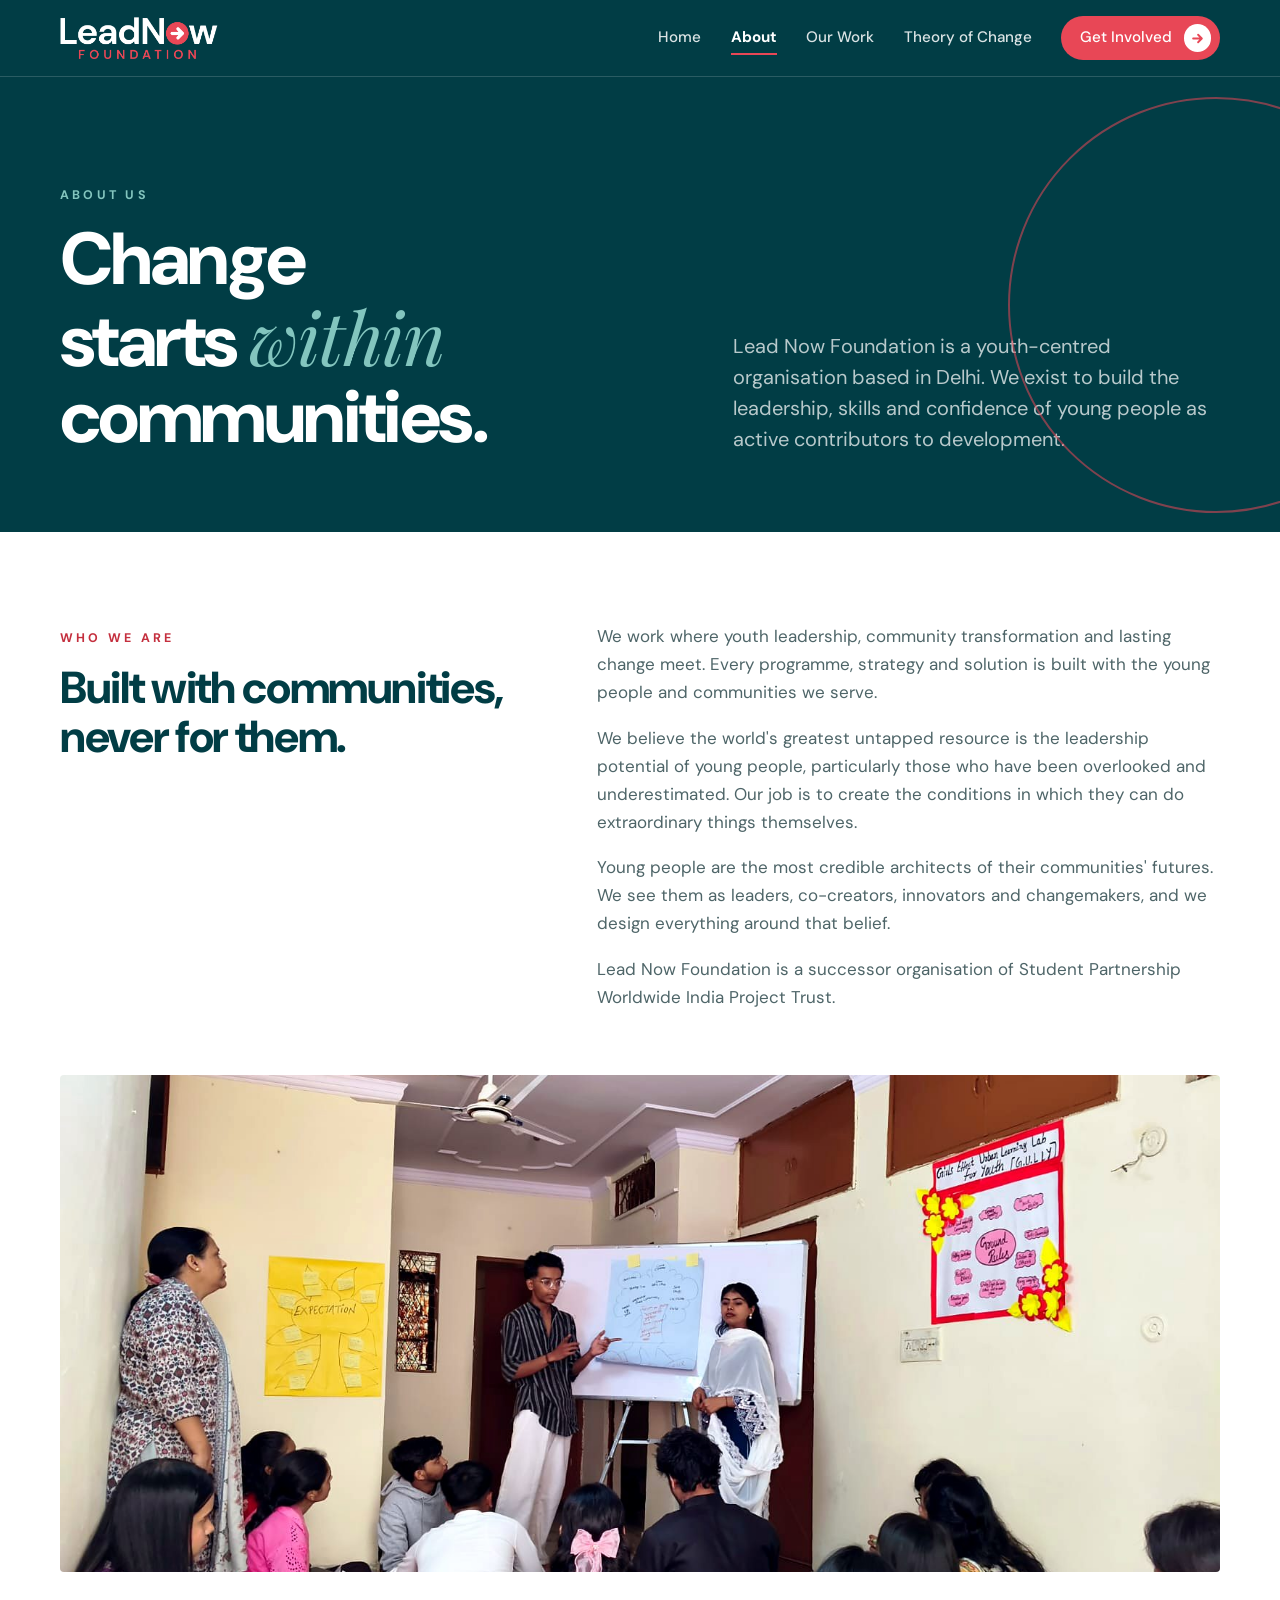
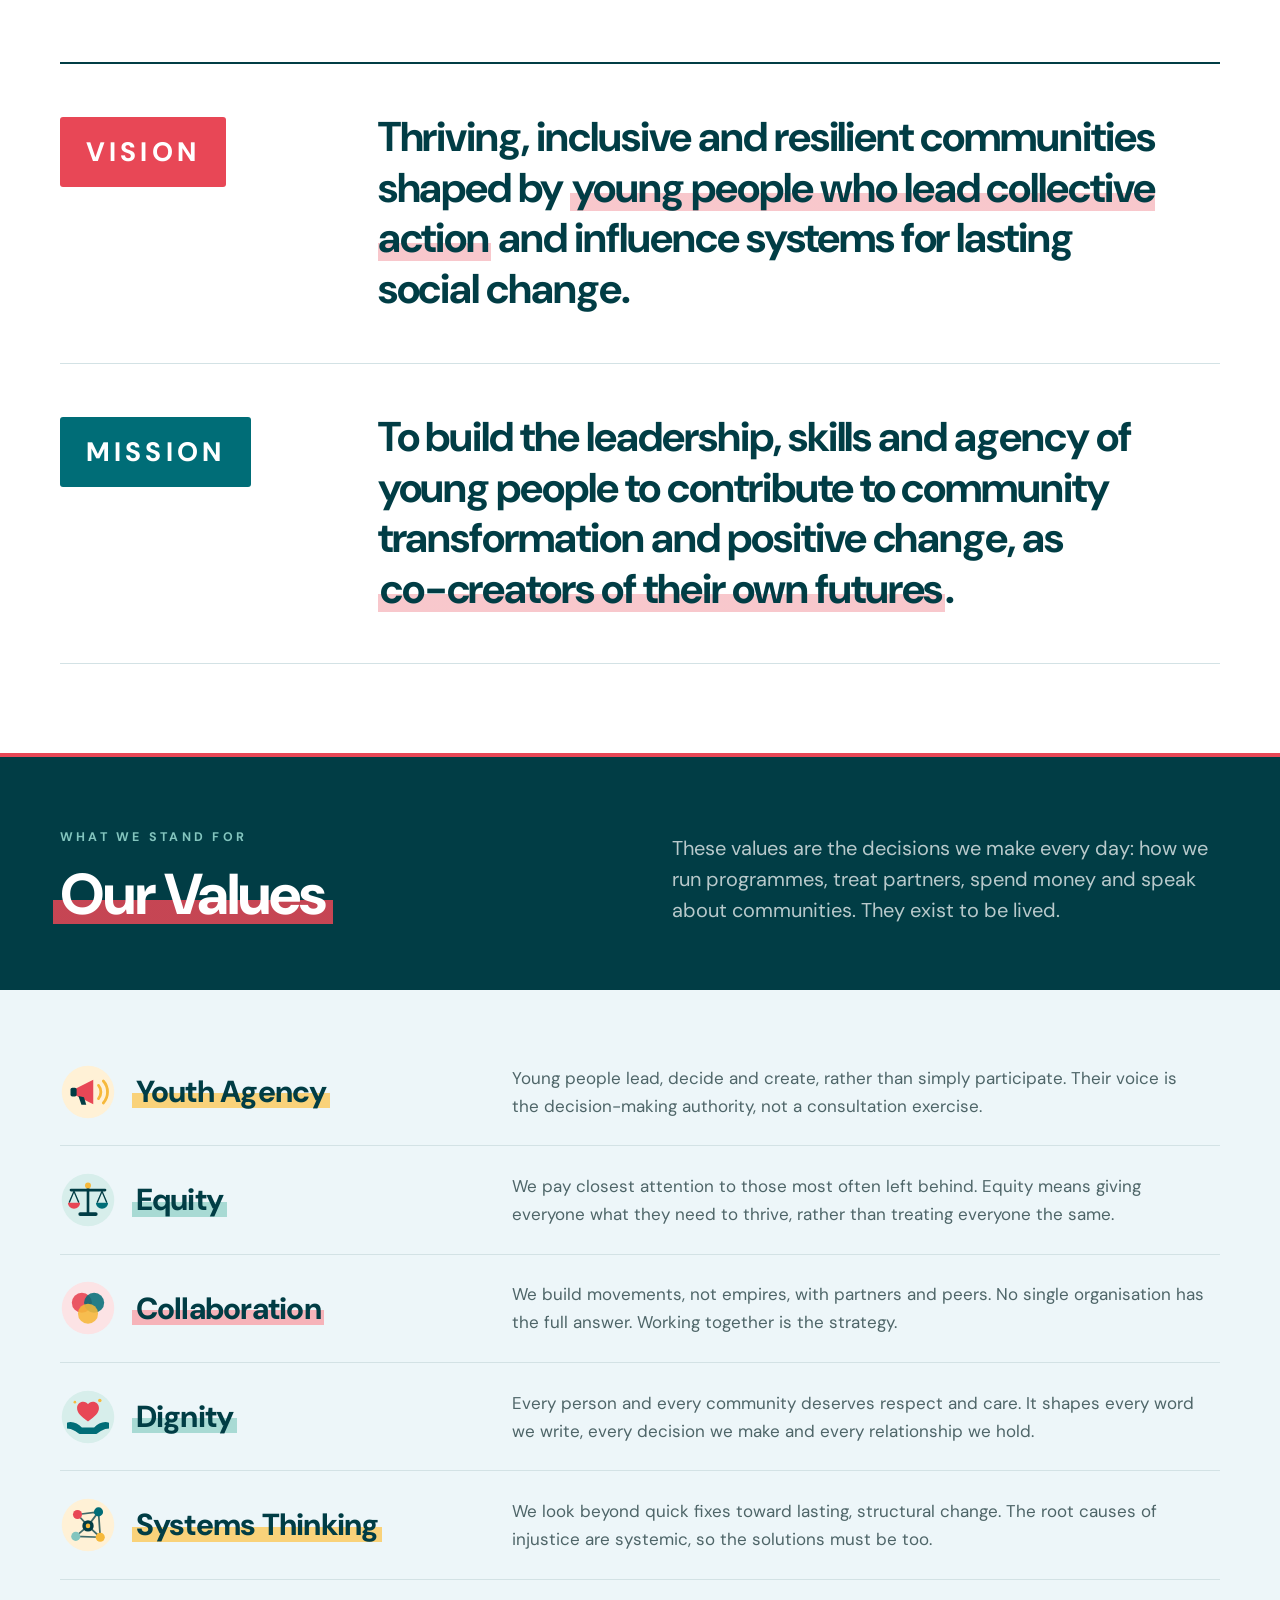
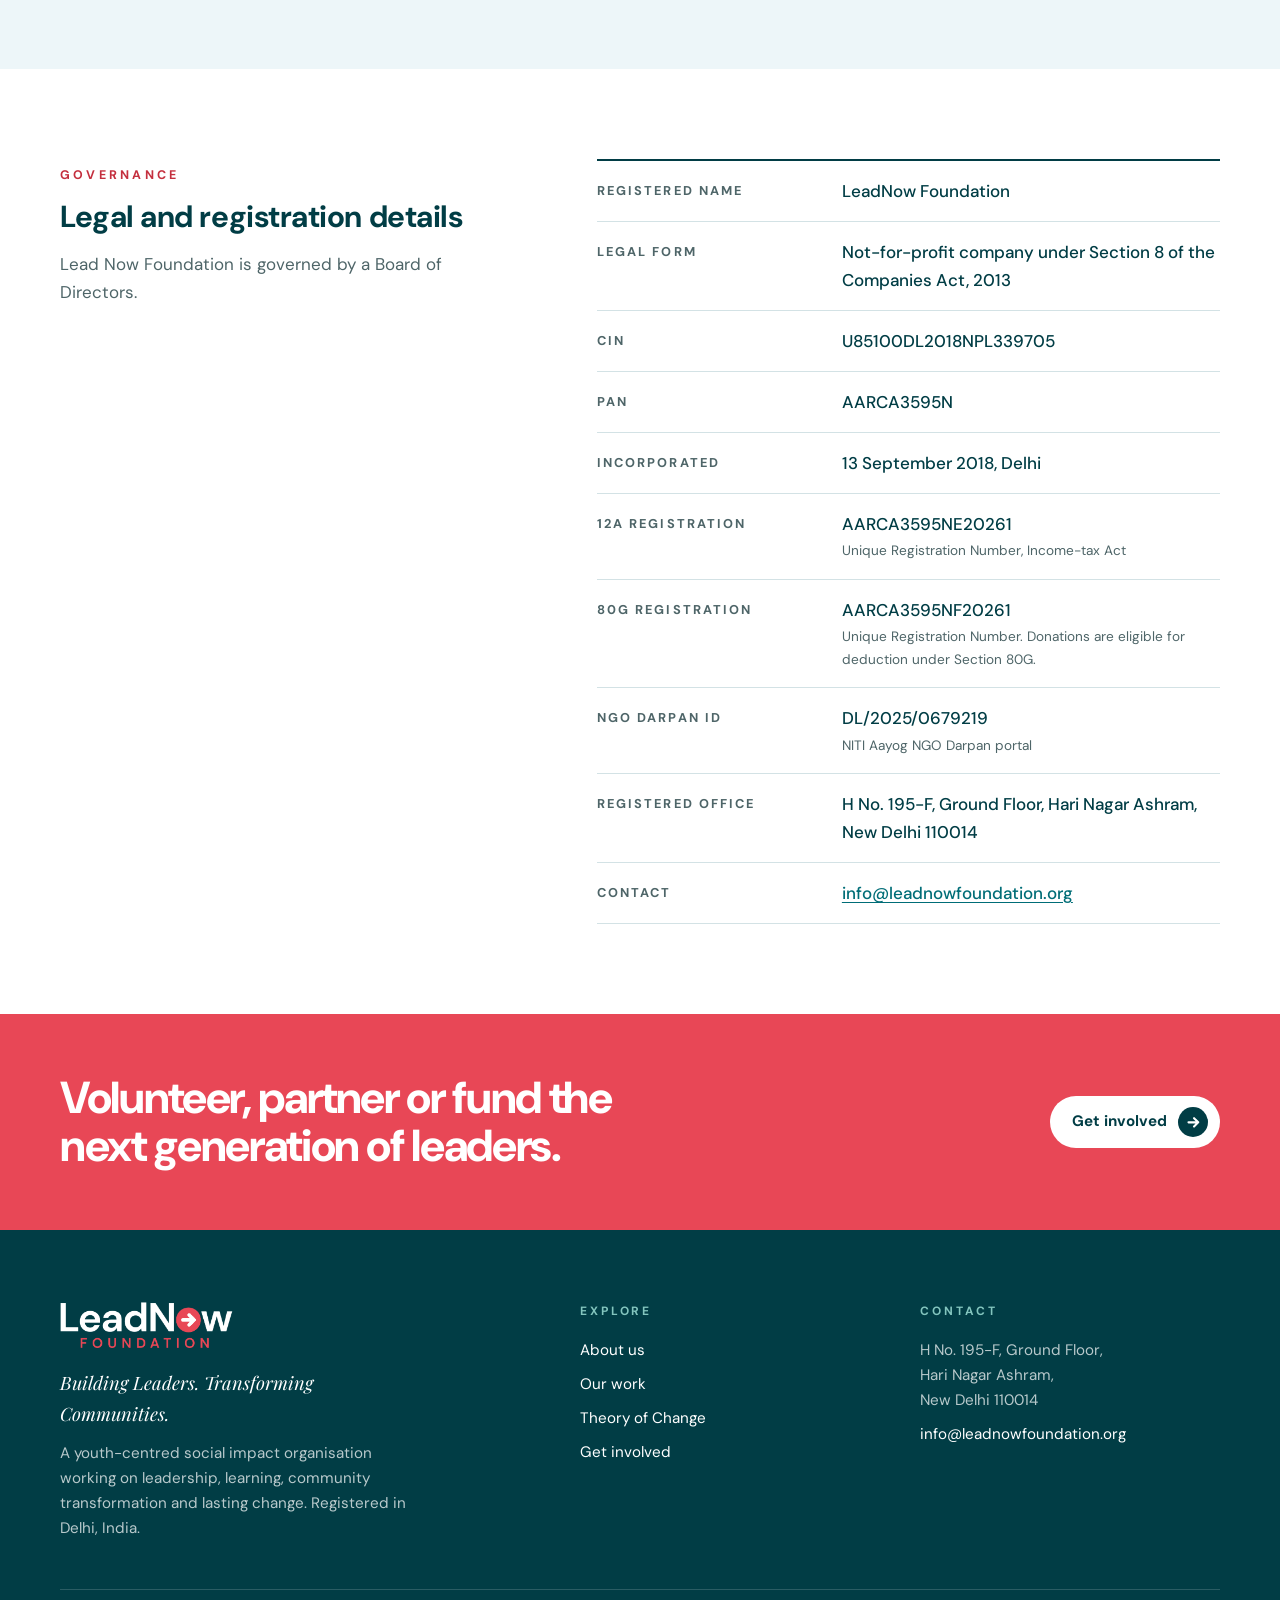
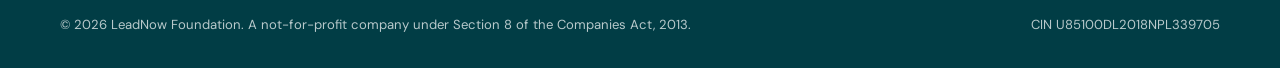
<file: about.html>
<!DOCTYPE html>
<html lang="en">
<head>
<meta charset="UTF-8">
<meta name="viewport" content="width=device-width, initial-scale=1, viewport-fit=cover">
<title>About | Lead Now Foundation</title>
<meta name="claude:viewport-fit-sides" content="cover">
<meta name="description" content="Who we are: vision, mission, values and governance of Lead Now Foundation, a Section 8 non-profit in Delhi.">
<meta property="og:title" content="About | Lead Now Foundation">
<meta property="og:description" content="Who we are: vision, mission, values and governance of Lead Now Foundation, a Section 8 non-profit in Delhi.">
<meta property="og:type" content="website">
<meta property="og:image" content="https://leadnowfoundation.org/assets/img/logo-full.png">
<meta name="theme-color" content="#013D45">
<link rel="canonical" href="https://leadnowfoundation.org/about.html">
<meta property="og:url" content="https://leadnowfoundation.org/about.html">
<meta property="og:site_name" content="Lead Now Foundation">
<meta name="twitter:card" content="summary_large_image">
<link rel="icon" type="image/png" sizes="32x32" href="assets/img/favicon-32.png">
<link rel="apple-touch-icon" href="assets/img/favicon.png">
<!-- Google Analytics -->
<script async src="https://www.googletagmanager.com/gtag/js?id=G-S54QW8M86D"></script>
<script>
  window.dataLayer = window.dataLayer || [];
  function gtag(){dataLayer.push(arguments);}
  gtag('js', new Date());
  gtag('config', 'G-S54QW8M86D');
</script>
<link rel="preconnect" href="https://fonts.googleapis.com">
<link rel="preconnect" href="https://fonts.gstatic.com" crossorigin>
<link rel="stylesheet" href="https://fonts.googleapis.com/css2?family=DM+Sans:ital,opsz,wght@0,9..40,400;0,9..40,500;0,9..40,700;0,9..40,800;1,9..40,400&family=Playfair+Display:ital,wght@1,400;1,600&display=swap">
<link rel="stylesheet" href="assets/css/style.css">
</head>
<body>
<a class="skip" href="#main">Skip to content</a>
<header class="site-header">
  <div class="wrap">
    <a class="brand" href="index.html" aria-label="Lead Now Foundation home"><img src="assets/img/logo-white.png" alt="LeadNow Foundation" width="1205" height="320"></a>
    <button class="nav-toggle" type="button" aria-expanded="false" aria-controls="site-nav">Menu <span class="bars" aria-hidden="true"><span></span><span></span><span></span></span></button>
    <nav class="nav" id="site-nav" aria-label="Main">
      <a href="index.html">Home</a>
      <a href="about.html" aria-current="page">About</a>
      <a href="our-work.html">Our Work</a>
      <a href="theory-of-change.html">Theory of Change</a>
      <a class="btn btn--ink" href="get-involved.html">Get Involved <span class="go" aria-hidden="true"><svg viewBox="0 0 24 24" fill="none" stroke="currentColor" stroke-width="3" stroke-linecap="round" stroke-linejoin="round"><path d="M5 12h13M13 6l6 6-6 6"/></svg></span></a>
    </nav>
  </div>
</header>
<section class="page-hero">
  <div class="wrap">
    <div class="rise">
      <span class="eyebrow">About us</span>
      <h1>Change starts <em>within</em> communities.</h1>
    </div>
    <p class="lede rise rise-2">Lead Now Foundation is a youth-centred organisation based in Delhi. We exist to build the leadership, skills and confidence of young people as active contributors to development.</p>
  </div>
</section>

<main id="main">
<section class="section">
  <div class="wrap split">
    <div class="sticky">
      <span class="eyebrow">Who we are</span>
      <h2>Built with communities, never for them.</h2>
    </div>
    <div class="prose">
      <p>We work where youth leadership, community transformation and lasting change meet. Every programme, strategy and solution is built with the young people and communities we serve.</p>
      <p>We believe the world's greatest untapped resource is the leadership potential of young people, particularly those who have been overlooked and underestimated. Our job is to create the conditions in which they can do extraordinary things themselves.</p>
      <p>Young people are the most credible architects of their communities' futures. We see them as leaders, co-creators, innovators and changemakers, and we design everything around that belief.</p>
      <p>Lead Now Foundation is a successor organisation of Student Partnership Worldwide India Project Trust.</p>
    </div>
  </div>
  <div class="wrap"><figure class="wide-photo"><img src="assets/img/youth-presenting.jpg" alt="Two young people present their group's ideas on a flip chart to peers seated on the floor" width="1600" height="1200" loading="lazy" style="object-position:50% 42%"></figure></div>
</section>

<section class="section" style="padding-top:0">
  <div class="wrap">
    <div class="vm" data-reveal>
      <div class="vm-row">
        <span class="vm-label">Vision</span>
        <p class="vm-text">Thriving, inclusive and resilient communities shaped by <mark class="hl">young people who lead collective action</mark> and influence systems for lasting social change.</p>
      </div>
      <div class="vm-row">
        <span class="vm-label">Mission</span>
        <p class="vm-text">To build the leadership, skills and agency of young people to contribute to community transformation and positive change, as <mark class="hl">co-creators of their own futures</mark>.</p>
      </div>
    </div>
  </div>
</section>

<section class="values-band" id="values">
  <div class="wrap">
    <div class="section-head vb-head">
      <div>
        <span class="eyebrow">What we stand for</span>
        <h2 class="h-hl"><mark class="sweep" data-sweep>Our Values</mark></h2>
      </div>
      <p class="lede">These values are the decisions we make every day: how we run programmes, treat partners, spend money and speak about communities. They exist to be lived.</p>
    </div>
  </div>
</section>
<section class="section section--mist values-list-sec">
  <div class="wrap">
    <div class="values" data-vhl>
      <div class="value"><h3 class="vh"><svg class="pico" viewBox="0 0 64 64" aria-hidden="true" focusable="false"><defs><clipPath id="icl6"><circle cx="32" cy="32" r="30"/></clipPath></defs><circle cx="32" cy="32" r="30" fill="#FFF1D6"/><g clip-path="url(#icl6)"><path d="M17 28.5L38 18V46L17 35.5z" fill="#E84756"/>
<rect x="12" y="27" width="7" height="10" rx="2" fill="#013D45"/>
<path d="M21 36.5l3.5 10h5.5l-2.6-8.4z" fill="#013D45"/>
<path d="M44 24.5c3.6 4.2 3.6 10.8 0 15M49.5 19.5c6.4 7 6.4 18 0 25" stroke="#F6B93B" stroke-width="3.2" stroke-linecap="round" fill="none"/></g></svg><mark class="vhl vhl-y">Youth Agency</mark></h3><p>Young people lead, decide and create, rather than simply participate. Their voice is the decision-making authority, not a consultation exercise.</p></div>
      <div class="value"><h3 class="vh"><svg class="pico" viewBox="0 0 64 64" aria-hidden="true" focusable="false"><defs><clipPath id="icl7"><circle cx="32" cy="32" r="30"/></clipPath></defs><circle cx="32" cy="32" r="30" fill="#D7EEEB"/><g clip-path="url(#icl7)"><rect x="30.5" y="16" width="3" height="31" fill="#013D45"/>
<rect x="21" y="46" width="22" height="4.2" rx="2.1" fill="#013D45"/>
<rect x="11" y="19" width="42" height="3.2" rx="1.6" fill="#013D45"/>
<path d="M16 22L10.5 35M16 22l5.5 13M48 22l-5.5 13M48 22l5.5 13" stroke="#013D45" stroke-width="1.5"/>
<path d="M9 35h14a7 7 0 0 1-14 0z" fill="#E84756"/><path d="M41 35h14a7 7 0 0 1-14 0z" fill="#006D77"/>
<circle cx="32" cy="15.5" r="3.4" fill="#F6B93B"/></g></svg><mark class="vhl vhl-t">Equity</mark></h3><p>We pay closest attention to those most often left behind. Equity means giving everyone what they need to thrive, rather than treating everyone the same.</p></div>
      <div class="value"><h3 class="vh"><svg class="pico" viewBox="0 0 64 64" aria-hidden="true" focusable="false"><defs><clipPath id="icl8"><circle cx="32" cy="32" r="30"/></clipPath></defs><circle cx="32" cy="32" r="30" fill="#FCE3E5"/><g clip-path="url(#icl8)"><circle cx="25" cy="26" r="11.5" fill="#E84756" fill-opacity="0.9"/>
<circle cx="39" cy="26" r="11.5" fill="#006D77" fill-opacity="0.85"/>
<circle cx="32" cy="38.5" r="11.5" fill="#F6B93B" fill-opacity="0.88"/></g></svg><mark class="vhl vhl-c">Collaboration</mark></h3><p>We build movements, not empires, with partners and peers. No single organisation has the full answer. Working together is the strategy.</p></div>
      <div class="value"><h3 class="vh"><svg class="pico" viewBox="0 0 64 64" aria-hidden="true" focusable="false"><defs><clipPath id="icl9"><circle cx="32" cy="32" r="30"/></clipPath></defs><circle cx="32" cy="32" r="30" fill="#D7EEEB"/><g clip-path="url(#icl9)"><path d="M32 37C23.5 31 19.5 26.8 19.5 21.6C19.5 17.6 22.6 14.5 26.6 14.5C29 14.5 30.9 15.7 32 17.4C33.1 15.7 35 14.5 37.4 14.5C41.4 14.5 44.5 17.6 44.5 21.6C44.5 26.8 40.5 31 32 37Z" fill="#E84756"/>
<path d="M8 38.5c6-2.4 12.5 1 17 5.5h14c4.5-4.5 11-7.9 17-5.5v6.5c-6 0-10.5 3.6-14.5 6.5h-19C18.5 48.6 14 45 8 45z" fill="#006D77"/>
<circle cx="45.5" cy="13" r="2" fill="#F6B93B"/><circle cx="17" cy="15" r="1.5" fill="#F6B93B"/></g></svg><mark class="vhl vhl-t">Dignity</mark></h3><p>Every person and every community deserves respect and care. It shapes every word we write, every decision we make and every relationship we hold.</p></div>
      <div class="value"><h3 class="vh"><svg class="pico" viewBox="0 0 64 64" aria-hidden="true" focusable="false"><defs><clipPath id="icl10"><circle cx="32" cy="32" r="30"/></clipPath></defs><circle cx="32" cy="32" r="30" fill="#FFF1D6"/><g clip-path="url(#icl10)"><path d="M20 20L44 17M20 20L32 33M44 17L32 33M32 33L18 45M32 33L46 46M18 45L46 46M44 17L46 46" stroke="#013D45" stroke-width="2" stroke-linecap="round" opacity="0.75"/>
<circle cx="20" cy="20" r="5.2" fill="#E84756"/><circle cx="44" cy="17" r="5.2" fill="#006D77"/>
<circle cx="32" cy="33" r="6.5" fill="#013D45"/><circle cx="32" cy="33" r="2.6" fill="#F6B93B"/>
<circle cx="18" cy="45" r="5.2" fill="#83C5BE"/><circle cx="46" cy="46" r="5.2" fill="#F6B93B"/></g></svg><mark class="vhl vhl-y">Systems Thinking</mark></h3><p>We look beyond quick fixes toward lasting, structural change. The root causes of injustice are systemic, so the solutions must be too.</p></div>
    </div>
  </div>
</section>

<section class="section" id="governance">
  <div class="wrap split">
    <div class="sticky">
      <span class="eyebrow">Governance</span>
      <h2 class="h-formal">Legal and registration details</h2>
      <p style="margin-top:1rem;color:var(--muted);max-width:44ch">Lead Now Foundation is governed by a Board of Directors.</p>
    </div>
    <dl class="facts">
      <div><dt>Registered name</dt><dd>LeadNow Foundation</dd></div>
      <div><dt>Legal form</dt><dd>Not-for-profit company under Section 8 of the Companies Act, 2013</dd></div>
      <div><dt>CIN</dt><dd>U85100DL2018NPL339705</dd></div>
      <div><dt>PAN</dt><dd>AARCA3595N</dd></div>
      <div><dt>Incorporated</dt><dd>13 September 2018, Delhi</dd></div>
      <div><dt>12A registration</dt><dd>AARCA3595NE20261<span class="dd-note">Unique Registration Number, Income-tax Act</span></dd></div>
      <div><dt>80G registration</dt><dd>AARCA3595NF20261<span class="dd-note">Unique Registration Number. Donations are eligible for deduction under Section 80G.</span></dd></div>
      <div><dt>NGO Darpan ID</dt><dd>DL/2025/0679219<span class="dd-note">NITI Aayog NGO Darpan portal</span></dd></div>
      <div><dt>Registered office</dt><dd>H No. 195-F, Ground Floor, Hari Nagar Ashram, New Delhi 110014</dd></div>
      <div><dt>Contact</dt><dd><a href="mailto:info@leadnowfoundation.org">info@leadnowfoundation.org</a></dd></div>
    </dl>
  </div>
</section>
<section class="cta-band">
  <div class="wrap">
    <h2>Volunteer, partner or fund the next generation of leaders.</h2>
    <a class="btn btn--white" href="get-involved.html">Get involved <span class="go" aria-hidden="true"><svg viewBox="0 0 24 24" fill="none" stroke="currentColor" stroke-width="3" stroke-linecap="round" stroke-linejoin="round"><path d="M5 12h13M13 6l6 6-6 6"/></svg></span></a>
  </div>
</section>

</main>
<footer class="site-footer">
  <div class="wrap">
    <div class="footer-grid">
      <div class="footer-brand">
        <img src="assets/img/logo-white.png" alt="LeadNow Foundation" width="1205" height="320">
        <p class="tag">Building Leaders. Transforming Communities.</p>
        <p>A youth-centred social impact organisation working on leadership, learning, community transformation and lasting change. Registered in Delhi, India.</p>
      </div>
      <div>
        <h4>Explore</h4>
        <ul>
          <li><a href="about.html">About us</a></li>
          <li><a href="our-work.html">Our work</a></li>
          <li><a href="theory-of-change.html">Theory of Change</a></li>
          <li><a href="get-involved.html">Get involved</a></li>
        </ul>
      </div>
      <div>
        <h4>Contact</h4>
        <address>
          <span>H No. 195-F, Ground Floor,<br>Hari Nagar Ashram,<br>New Delhi 110014</span>
          <a href="mailto:info@leadnowfoundation.org">info@leadnowfoundation.org</a>
        </address>
      </div>
    </div>
    <div class="footer-base">
      <span>&copy; 2026 LeadNow Foundation. A not-for-profit company under Section 8 of the Companies Act, 2013.</span>
      <span>CIN U85100DL2018NPL339705</span>
    </div>
  </div>
</footer>
<script src="assets/js/main.js"></script>
</body>
</html>
</file>
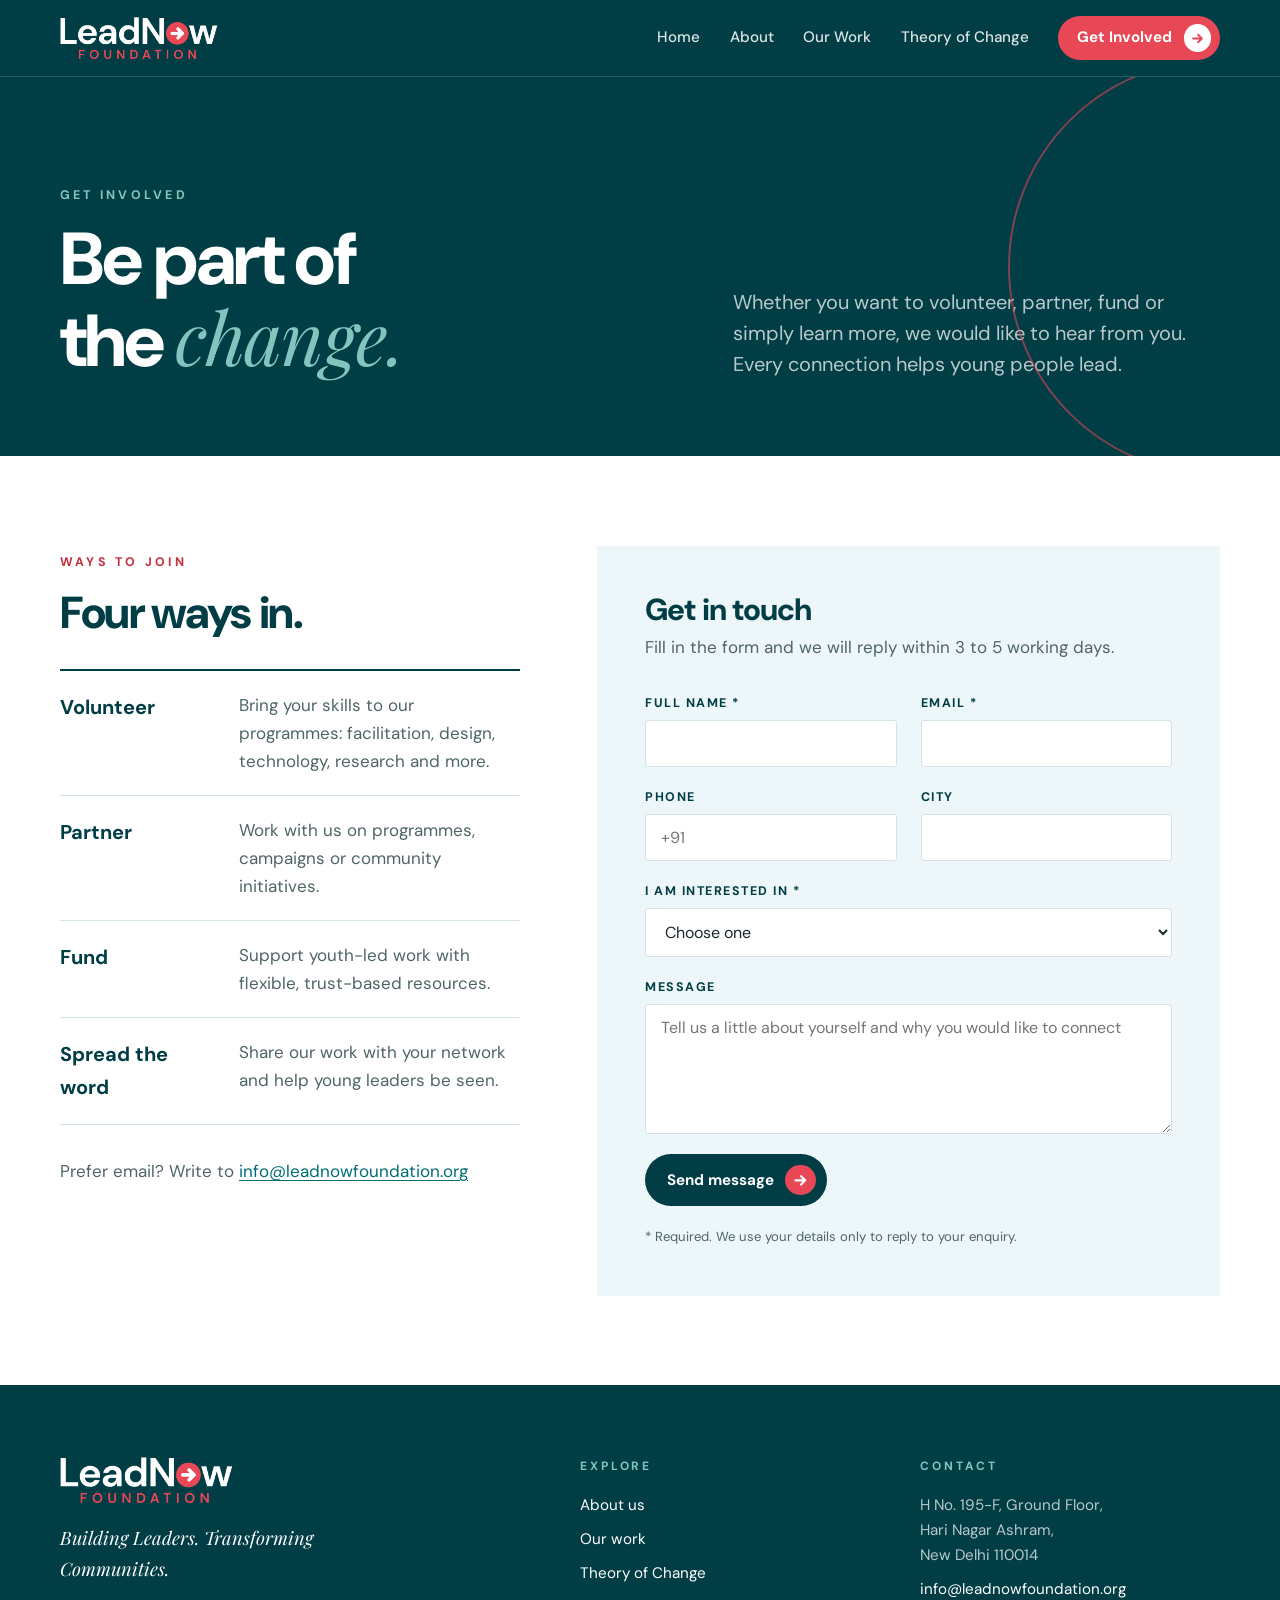
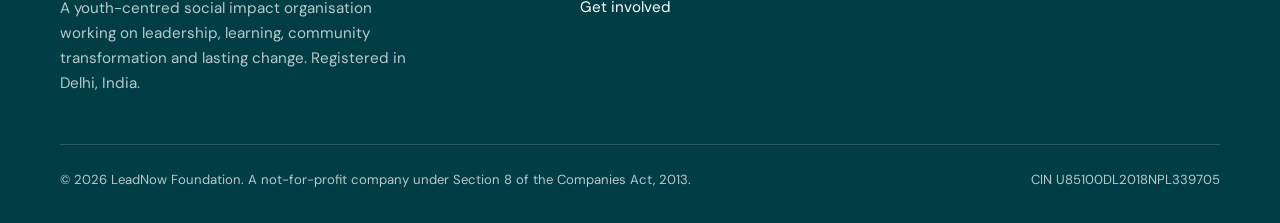
<file: get-involved.html>
<!DOCTYPE html>
<html lang="en">
<head>
<meta charset="UTF-8">
<meta name="viewport" content="width=device-width, initial-scale=1, viewport-fit=cover">
<title>Get Involved | Lead Now Foundation</title>
<meta name="claude:viewport-fit-sides" content="cover">
<meta name="description" content="Volunteer, partner with or fund Lead Now Foundation.">
<meta property="og:title" content="Get Involved | Lead Now Foundation">
<meta property="og:description" content="Volunteer, partner with or fund Lead Now Foundation.">
<meta property="og:type" content="website">
<meta property="og:image" content="https://leadnowfoundation.org/assets/img/logo-full.png">
<meta name="theme-color" content="#013D45">
<link rel="canonical" href="https://leadnowfoundation.org/get-involved.html">
<meta property="og:url" content="https://leadnowfoundation.org/get-involved.html">
<meta property="og:site_name" content="Lead Now Foundation">
<meta name="twitter:card" content="summary_large_image">
<link rel="icon" type="image/png" sizes="32x32" href="assets/img/favicon-32.png">
<link rel="apple-touch-icon" href="assets/img/favicon.png">
<!-- Google Analytics -->
<script async src="https://www.googletagmanager.com/gtag/js?id=G-S54QW8M86D"></script>
<script>
  window.dataLayer = window.dataLayer || [];
  function gtag(){dataLayer.push(arguments);}
  gtag('js', new Date());
  gtag('config', 'G-S54QW8M86D');
</script>
<link rel="preconnect" href="https://fonts.googleapis.com">
<link rel="preconnect" href="https://fonts.gstatic.com" crossorigin>
<link rel="stylesheet" href="https://fonts.googleapis.com/css2?family=DM+Sans:ital,opsz,wght@0,9..40,400;0,9..40,500;0,9..40,700;0,9..40,800;1,9..40,400&family=Playfair+Display:ital,wght@1,400;1,600&display=swap">
<link rel="stylesheet" href="assets/css/style.css">
</head>
<body>
<a class="skip" href="#main">Skip to content</a>
<header class="site-header">
  <div class="wrap">
    <a class="brand" href="index.html" aria-label="Lead Now Foundation home"><img src="assets/img/logo-white.png" alt="LeadNow Foundation" width="1205" height="320"></a>
    <button class="nav-toggle" type="button" aria-expanded="false" aria-controls="site-nav">Menu <span class="bars" aria-hidden="true"><span></span><span></span><span></span></span></button>
    <nav class="nav" id="site-nav" aria-label="Main">
      <a href="index.html">Home</a>
      <a href="about.html">About</a>
      <a href="our-work.html">Our Work</a>
      <a href="theory-of-change.html">Theory of Change</a>
      <a class="btn btn--ink" href="get-involved.html" aria-current="page">Get Involved <span class="go" aria-hidden="true"><svg viewBox="0 0 24 24" fill="none" stroke="currentColor" stroke-width="3" stroke-linecap="round" stroke-linejoin="round"><path d="M5 12h13M13 6l6 6-6 6"/></svg></span></a>
    </nav>
  </div>
</header>
<section class="page-hero">
  <div class="wrap">
    <div class="rise">
      <span class="eyebrow">Get involved</span>
      <h1>Be part of the <em>change.</em></h1>
    </div>
    <p class="lede rise rise-2">Whether you want to volunteer, partner, fund or simply learn more, we would like to hear from you. Every connection helps young people lead.</p>
  </div>
</section>

<main id="main">
<section class="section">
  <div class="wrap split">
    <div>
      <span class="eyebrow">Ways to join</span>
      <h2 style="margin-bottom:2rem">Four ways in.</h2>
      <ul class="ways">
        <li><strong>Volunteer</strong><span>Bring your skills to our programmes: facilitation, design, technology, research and more.</span></li>
        <li><strong>Partner</strong><span>Work with us on programmes, campaigns or community initiatives.</span></li>
        <li><strong>Fund</strong><span>Support youth-led work with flexible, trust-based resources.</span></li>
        <li><strong>Spread the word</strong><span>Share our work with your network and help young leaders be seen.</span></li>
      </ul>
      <p style="margin-top:2rem;color:var(--muted)">Prefer email? Write to <a href="mailto:info@leadnowfoundation.org">info@leadnowfoundation.org</a></p>
    </div>
    <div class="form-panel">
      <h2>Get in touch</h2>
      <p>Fill in the form and we will reply within 3 to 5 working days.</p>
      <form class="form" id="involveForm" novalidate>
        <div class="field"><label for="f-name">Full name *</label><input type="text" id="f-name" name="name" autocomplete="name" required></div>
        <div class="field"><label for="f-email">Email *</label><input type="email" id="f-email" name="email" autocomplete="email" required></div>
        <div class="field"><label for="f-phone">Phone</label><input type="tel" id="f-phone" name="phone" autocomplete="tel" placeholder="+91"></div>
        <div class="field"><label for="f-city">City</label><input type="text" id="f-city" name="city" autocomplete="address-level2"></div>
        <div class="field full"><label for="f-interest">I am interested in *</label>
          <select id="f-interest" name="interest" required>
            <option value="" disabled selected>Choose one</option>
            <option>Volunteering</option>
            <option>Funding / Grants</option>
            <option>Partnership / Collaboration</option>
            <option>Media / Communications</option>
            <option>General Enquiry</option>
          </select>
        </div>
        <div class="field full"><label for="f-message">Message</label><textarea id="f-message" name="message" placeholder="Tell us a little about yourself and why you would like to connect"></textarea></div>
        <div class="form-row">
          <button type="submit" class="btn btn--ink" id="submitBtn"><span class="label">Send message</span> <span class="go" aria-hidden="true"><svg viewBox="0 0 24 24" fill="none" stroke="currentColor" stroke-width="3" stroke-linecap="round" stroke-linejoin="round"><path d="M5 12h13M13 6l6 6-6 6"/></svg></span></button>
          <span class="form-status" id="formStatus" role="status" aria-live="polite"></span>
        </div>
        <p class="form-note">* Required. We use your details only to reply to your enquiry.</p>
      </form>
    </div>
  </div>
</section>
</main>
<footer class="site-footer">
  <div class="wrap">
    <div class="footer-grid">
      <div class="footer-brand">
        <img src="assets/img/logo-white.png" alt="LeadNow Foundation" width="1205" height="320">
        <p class="tag">Building Leaders. Transforming Communities.</p>
        <p>A youth-centred social impact organisation working on leadership, learning, community transformation and lasting change. Registered in Delhi, India.</p>
      </div>
      <div>
        <h4>Explore</h4>
        <ul>
          <li><a href="about.html">About us</a></li>
          <li><a href="our-work.html">Our work</a></li>
          <li><a href="theory-of-change.html">Theory of Change</a></li>
          <li><a href="get-involved.html">Get involved</a></li>
        </ul>
      </div>
      <div>
        <h4>Contact</h4>
        <address>
          <span>H No. 195-F, Ground Floor,<br>Hari Nagar Ashram,<br>New Delhi 110014</span>
          <a href="mailto:info@leadnowfoundation.org">info@leadnowfoundation.org</a>
        </address>
      </div>
    </div>
    <div class="footer-base">
      <span>&copy; 2026 LeadNow Foundation. A not-for-profit company under Section 8 of the Companies Act, 2013.</span>
      <span>CIN U85100DL2018NPL339705</span>
    </div>
  </div>
</footer>
<script src="assets/js/main.js"></script>
</body>
</html>
</file>
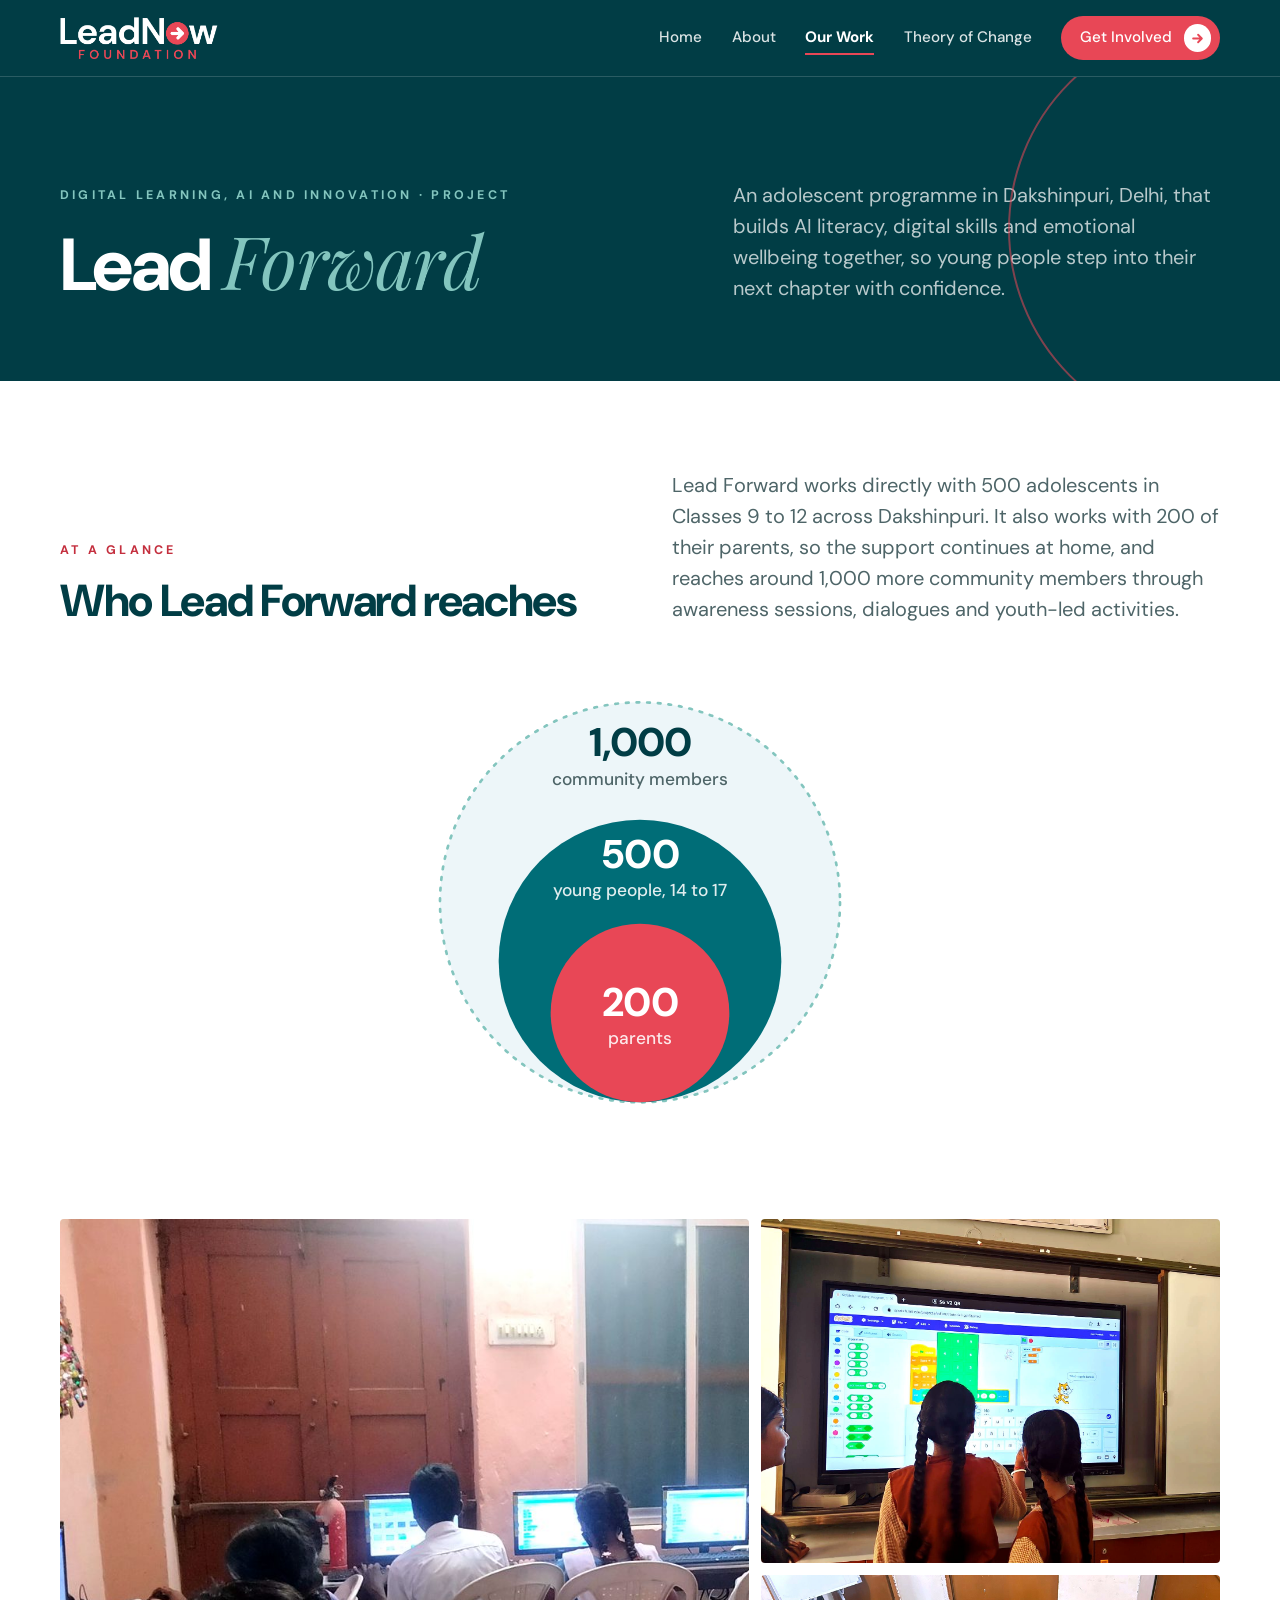
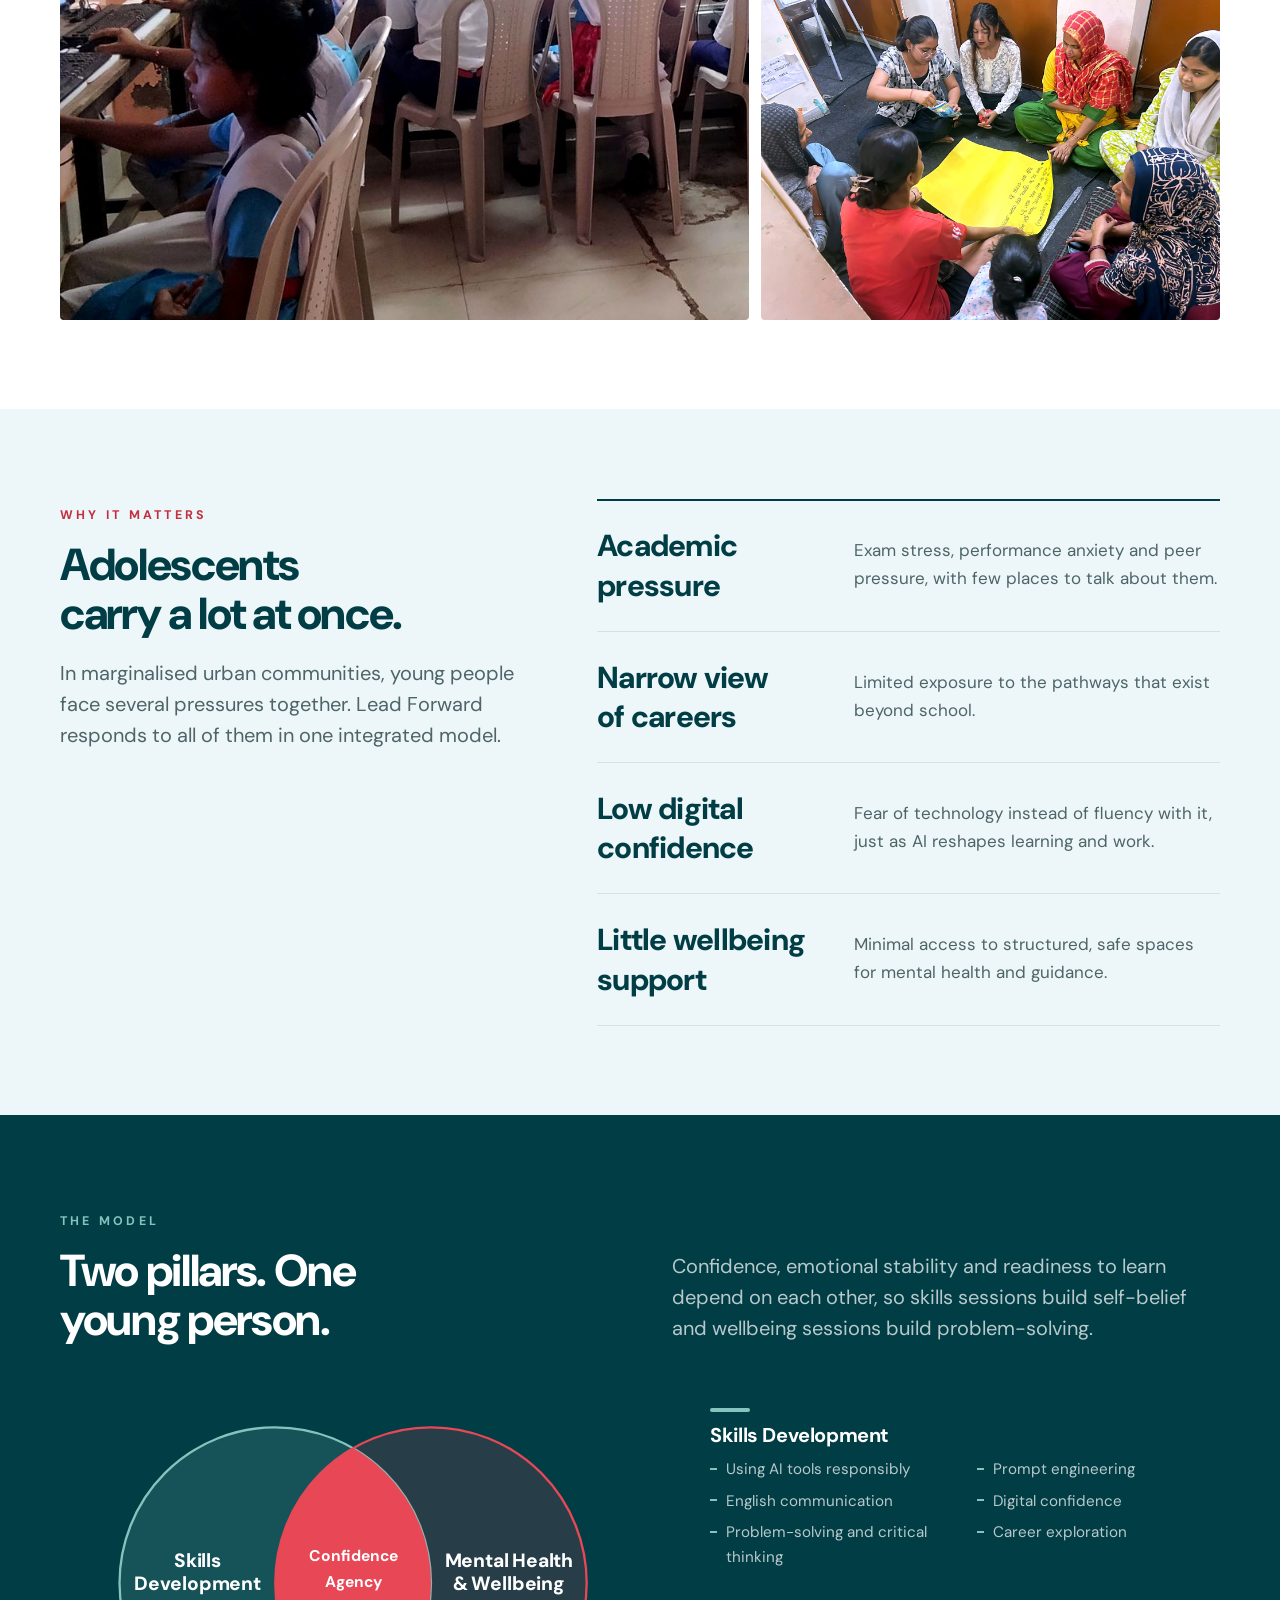
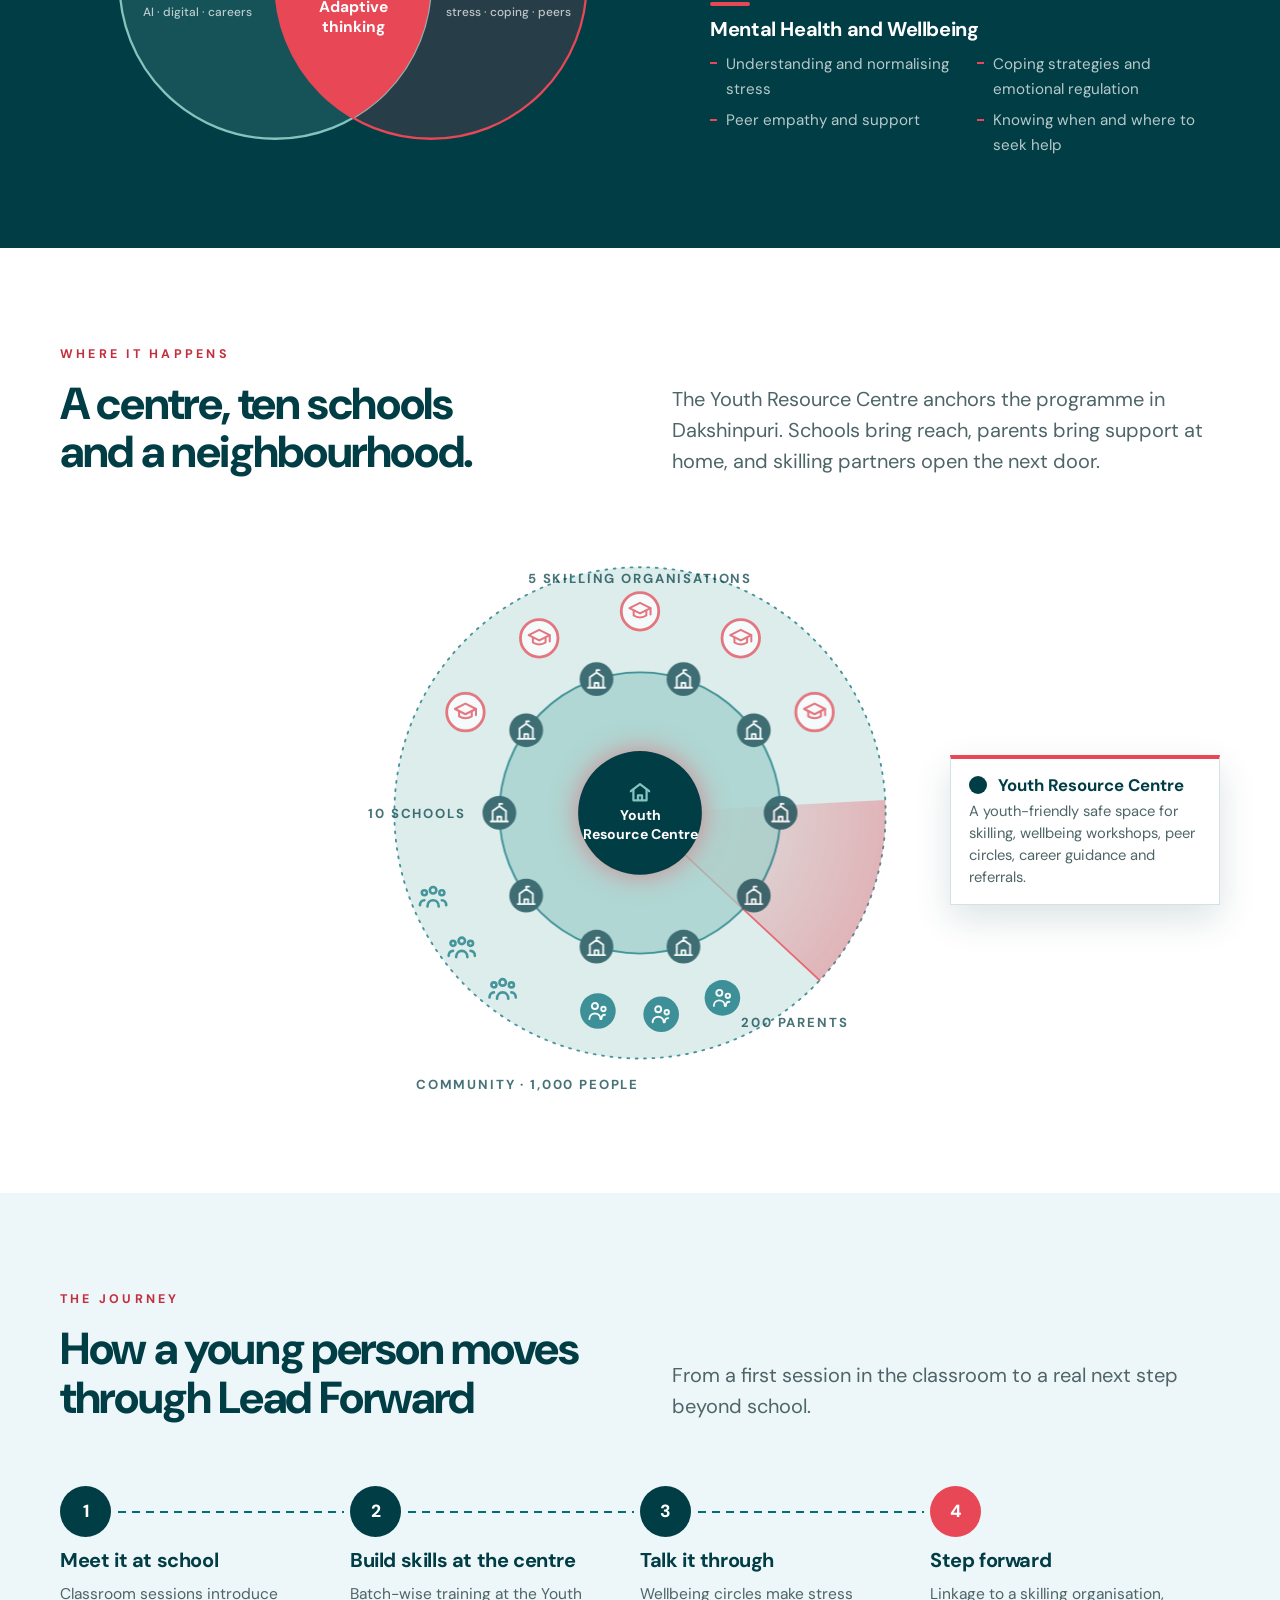
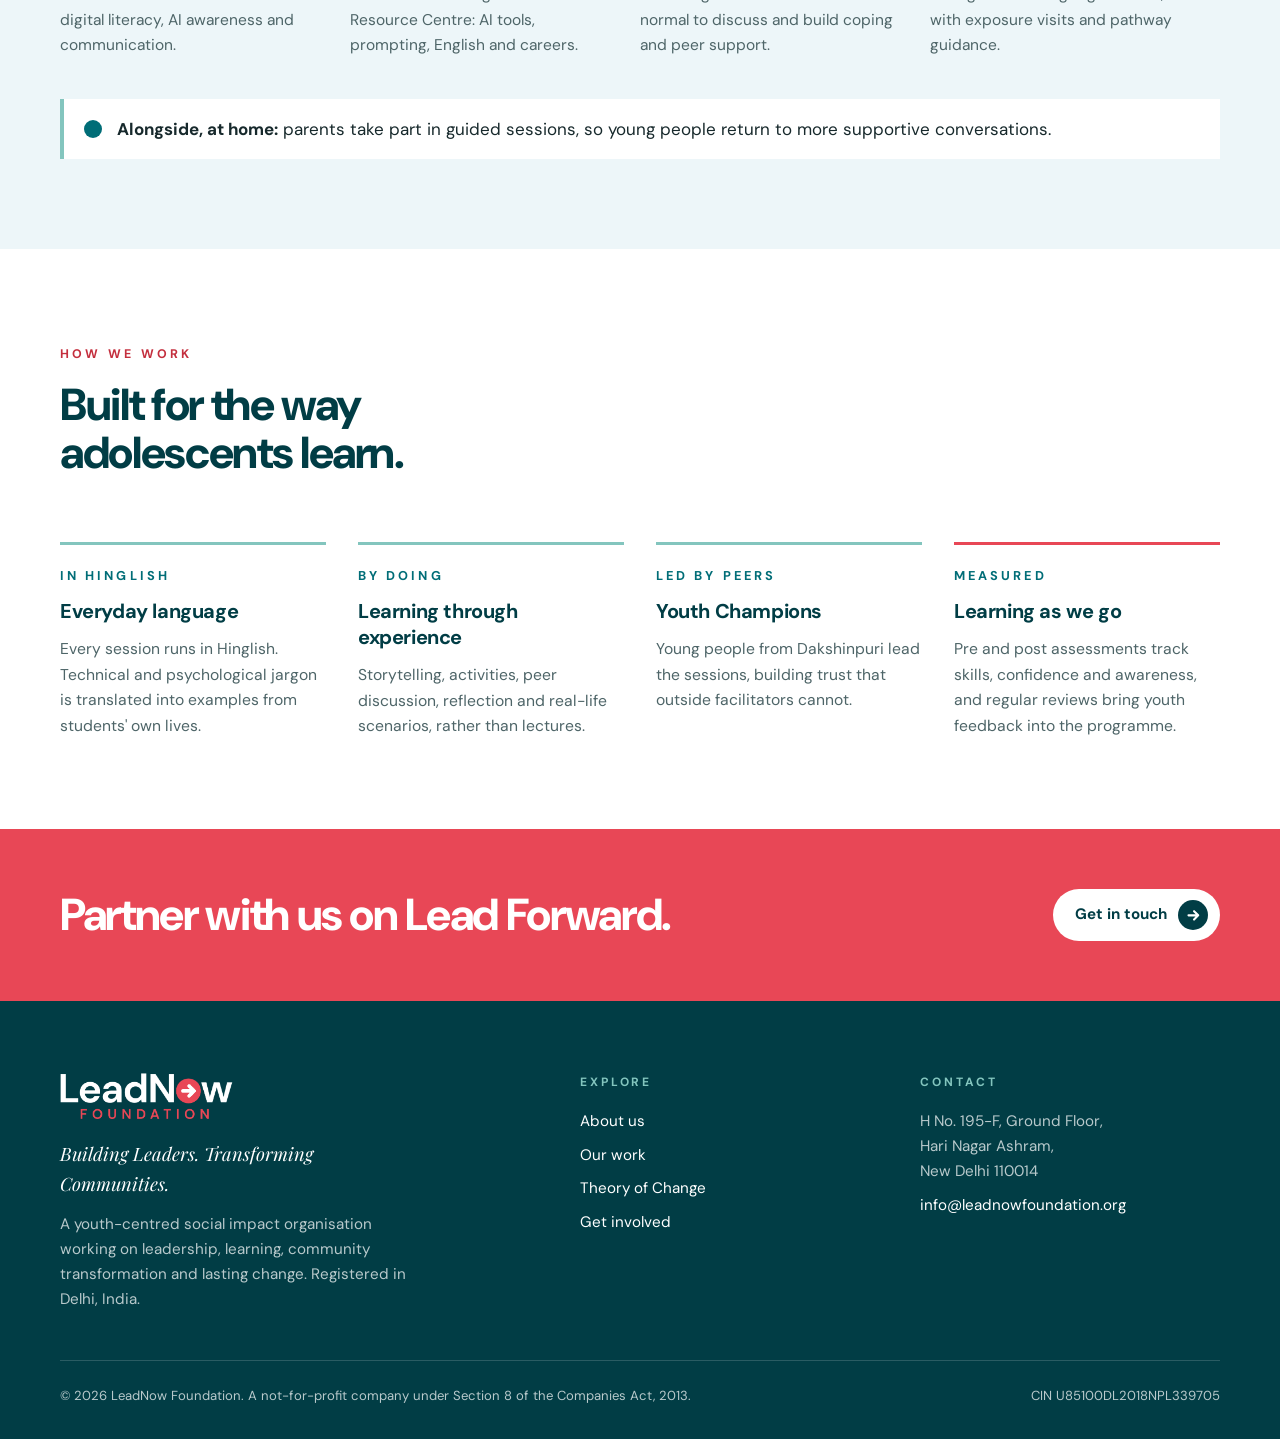
<file: lead-forward.html>
<!DOCTYPE html>
<html lang="en">
<head>
<meta charset="UTF-8">
<meta name="viewport" content="width=device-width, initial-scale=1, viewport-fit=cover">
<title>Lead Forward | Lead Now Foundation</title>
<meta name="claude:viewport-fit-sides" content="cover">
<meta name="description" content="Lead Forward: an AI literacy, digital skills and wellbeing programme for 500 adolescents in Dakshinpuri, Delhi.">
<meta property="og:title" content="Lead Forward | Lead Now Foundation">
<meta property="og:description" content="Lead Forward: an AI literacy, digital skills and wellbeing programme for 500 adolescents in Dakshinpuri, Delhi.">
<meta property="og:type" content="website">
<meta property="og:image" content="https://leadnowfoundation.org/assets/img/logo-full.png">
<meta name="theme-color" content="#013D45">
<link rel="canonical" href="https://leadnowfoundation.org/lead-forward.html">
<meta property="og:url" content="https://leadnowfoundation.org/lead-forward.html">
<meta property="og:site_name" content="Lead Now Foundation">
<meta name="twitter:card" content="summary_large_image">
<link rel="icon" type="image/png" sizes="32x32" href="assets/img/favicon-32.png">
<link rel="apple-touch-icon" href="assets/img/favicon.png">
<!-- Google Analytics -->
<script async src="https://www.googletagmanager.com/gtag/js?id=G-S54QW8M86D"></script>
<script>
  window.dataLayer = window.dataLayer || [];
  function gtag(){dataLayer.push(arguments);}
  gtag('js', new Date());
  gtag('config', 'G-S54QW8M86D');
</script>
<link rel="preconnect" href="https://fonts.googleapis.com">
<link rel="preconnect" href="https://fonts.gstatic.com" crossorigin>
<link rel="stylesheet" href="https://fonts.googleapis.com/css2?family=DM+Sans:ital,opsz,wght@0,9..40,400;0,9..40,500;0,9..40,700;0,9..40,800;1,9..40,400&family=Playfair+Display:ital,wght@1,400;1,600&display=swap">
<link rel="stylesheet" href="assets/css/style.css">
</head>
<body>
<a class="skip" href="#main">Skip to content</a>
<header class="site-header">
  <div class="wrap">
    <a class="brand" href="index.html" aria-label="Lead Now Foundation home"><img src="assets/img/logo-white.png" alt="LeadNow Foundation" width="1205" height="320"></a>
    <button class="nav-toggle" type="button" aria-expanded="false" aria-controls="site-nav">Menu <span class="bars" aria-hidden="true"><span></span><span></span><span></span></span></button>
    <nav class="nav" id="site-nav" aria-label="Main">
      <a href="index.html">Home</a>
      <a href="about.html">About</a>
      <a href="our-work.html" aria-current="page">Our Work</a>
      <a href="theory-of-change.html">Theory of Change</a>
      <a class="btn btn--ink" href="get-involved.html">Get Involved <span class="go" aria-hidden="true"><svg viewBox="0 0 24 24" fill="none" stroke="currentColor" stroke-width="3" stroke-linecap="round" stroke-linejoin="round"><path d="M5 12h13M13 6l6 6-6 6"/></svg></span></a>
    </nav>
  </div>
</header>
<section class="page-hero">
  <div class="wrap">
    <div class="rise">
      <span class="eyebrow">Digital Learning, AI and Innovation · Project</span>
      <h1>Lead <em>Forward</em></h1>
    </div>
    <p class="lede rise rise-2">An adolescent programme in Dakshinpuri, Delhi, that builds AI literacy, digital skills and emotional wellbeing together, so young people step into their next chapter with confidence.</p>
  </div>
</section>

<main id="main">
<section class="section">
  <div class="wrap">
    <div class="section-head">
      <div>
        <span class="eyebrow">At a glance</span>
        <h2>Who Lead Forward reaches</h2>
      </div>
      <p class="lede">Lead Forward works directly with 500 adolescents in Classes 9 to 12 across Dakshinpuri. It also works with 200 of their parents, so the support continues at home, and reaches around 1,000 more community members through awareness sessions, dialogues and youth-led activities.</p>
    </div>
    <div class="reach reach--solo">
      <div class="reach-figure"><svg class="reach-svg" viewBox="0 0 360 330" role="img" aria-labelledby="reach-t">
  <title id="reach-t">Reach of Lead Forward, drawn to scale by area: 1,000 community members, 500 young people and 200 parents.</title>
  <circle cx="180" cy="160" r="150" class="rc-comm"/>
  <circle cx="180" cy="204" r="106" class="rc-youth"/>
  <circle cx="180" cy="243" r="67" class="rc-par"/>
  <text x="180" y="50" class="rn">1,000</text><text x="180" y="72" class="rl">community members</text>
  <text x="180" y="134" class="rn rn-w">500</text><text x="180" y="155" class="rl rl-w">young people, 14 to 17</text>
  <text x="180" y="245" class="rn rn-w">200</text><text x="180" y="266" class="rl rl-w">parents</text>
</svg></div>
    </div>
  </div>
</section>

<section class="lf-photos" aria-label="Photos from our learning sessions">
  <div class="wrap mosaic">
    <img class="m-a" src="assets/img/computer-lab.jpg" alt="Students working on computers in a school lab" width="1600" height="898" loading="lazy" style="object-position:22% 85%">
    <img class="m-b" src="assets/img/scratch-smartboard-girls.jpg" alt="Two schoolgirls build a Scratch quiz together on a classroom smartboard" width="1600" height="1195" loading="lazy" style="object-position:50% 45%">
    <img class="m-c" src="assets/img/parents-circle.jpg" alt="Young facilitators and mothers sit in a circle around a chart, in discussion" width="1600" height="1200" loading="lazy" style="object-position:55% 45%">
  </div>
</section>

<section class="section section--mist">
  <div class="wrap split">
    <div class="sticky">
      <span class="eyebrow">Why it matters</span>
      <h2>Adolescents carry a lot at once.</h2>
      <p class="lede" style="margin-top:1.25rem">In marginalised urban communities, young people face several pressures together. Lead Forward responds to all of them in one integrated model.</p>
    </div>
    <div class="values">
      <div class="value"><h3>Academic pressure</h3><p>Exam stress, performance anxiety and peer pressure, with few places to talk about them.</p></div>
      <div class="value"><h3>Narrow view of careers</h3><p>Limited exposure to the pathways that exist beyond school.</p></div>
      <div class="value"><h3>Low digital confidence</h3><p>Fear of technology instead of fluency with it, just as AI reshapes learning and work.</p></div>
      <div class="value"><h3>Little wellbeing support</h3><p>Minimal access to structured, safe spaces for mental health and guidance.</p></div>
    </div>
  </div>
</section>

<section class="section section--ink">
  <div class="wrap">
    <div class="section-head">
      <div>
        <span class="eyebrow">The model</span>
        <h2>Two pillars. One young person.</h2>
      </div>
      <p class="lede" style="color:var(--on-ink-muted)">Confidence, emotional stability and readiness to learn depend on each other, so skills sessions build self-belief and wellbeing sessions build problem-solving.</p>
    </div>
    <div class="venn">
      <div class="venn-figure"><svg class="venn-svg" viewBox="0 0 640 380" role="img" aria-labelledby="venn-t">
  <title id="venn-t">Two overlapping circles: Skills Development and Mental Health and Wellbeing. Where they overlap: confidence, agency and adaptive thinking.</title>
  <defs><clipPath id="clipA"><circle cx="235" cy="190" r="170"/></clipPath></defs>
  <circle cx="235" cy="190" r="170" class="va"/>
  <circle cx="405" cy="190" r="170" class="vb"/>
  <circle cx="405" cy="190" r="170" class="vo" clip-path="url(#clipA)"/>
  <text x="150" y="172" class="vt">Skills</text><text x="150" y="198" class="vt">Development</text>
  <text x="150" y="226" class="vs">AI · digital · careers</text>
  <text x="490" y="172" class="vt">Mental Health</text><text x="490" y="198" class="vt">&amp; Wellbeing</text>
  <text x="490" y="226" class="vs">stress · coping · peers</text>
  <text x="320" y="166" class="vc">Confidence</text><text x="320" y="194" class="vc">Agency</text><text x="320" y="222" class="vc">Adaptive</text><text x="320" y="244" class="vc">thinking</text>
</svg></div>
      <div class="venn-cols">
        <div class="venn-col">
          <span class="sw-line sw-a"></span>
          <h3>Skills Development</h3>
          <ul>
            <li>Using AI tools responsibly</li>
            <li>Prompt engineering</li>
            <li>English communication</li>
            <li>Digital confidence</li>
            <li>Problem-solving and critical thinking</li>
            <li>Career exploration</li>
          </ul>
        </div>
        <div class="venn-col">
          <span class="sw-line sw-b"></span>
          <h3>Mental Health and Wellbeing</h3>
          <ul>
            <li>Understanding and normalising stress</li>
            <li>Coping strategies and emotional regulation</li>
            <li>Peer empathy and support</li>
            <li>Knowing when and where to seek help</li>
          </ul>
        </div>
      </div>
    </div>
  </div>
</section>

<section class="section">
  <div class="wrap">
    <div class="section-head">
      <div>
        <span class="eyebrow">Where it happens</span>
        <h2>A centre, ten schools and a neighbourhood.</h2>
      </div>
      <p class="lede">The Youth Resource Centre anchors the programme in Dakshinpuri. Schools bring reach, parents bring support at home, and skilling partners open the next door.</p>
    </div>
    <div class="eco-stage" data-active="yrc">
      <div class="eco-figure"><svg class="eco-svg" viewBox="0 0 640 600" role="img" aria-labelledby="eco-t">
  <title id="eco-t">The Youth Resource Centre sits at the centre. Around it are ten partner schools, five advanced skilling organisations, 200 parents, and the wider community of about 1,000 people.</title>
  <defs><radialGradient id="beamGrad" cx="320" cy="290" r="262" gradientUnits="userSpaceOnUse"><stop offset="0" stop-color="#E84756" stop-opacity="0"/><stop offset="1" stop-color="#E84756" stop-opacity="0.34"/></radialGradient></defs>
  <g class="eg" data-k="comm"><circle cx="320" cy="290" r="262" class="e-comm"/><g class="ico i-comm" transform="translate(157.5 461.5) scale(1.333)"><circle cx="12" cy="7" r="2.6"/><circle cx="5" cy="9" r="2"/><circle cx="19" cy="9" r="2"/><path d="M7.5 20c0-3 2-5 4.5-5s4.5 2 4.5 5M1.5 19c0-2.4 1.5-4 3.5-4M22.5 19c0-2.4-1.5-4-3.5-4"/></g><g class="ico i-comm" transform="translate(113.9 417.2) scale(1.333)"><circle cx="12" cy="7" r="2.6"/><circle cx="5" cy="9" r="2"/><circle cx="19" cy="9" r="2"/><path d="M7.5 20c0-3 2-5 4.5-5s4.5 2 4.5 5M1.5 19c0-2.4 1.5-4 3.5-4M22.5 19c0-2.4-1.5-4-3.5-4"/></g><g class="ico i-comm" transform="translate(83.3 363.2) scale(1.333)"><circle cx="12" cy="7" r="2.6"/><circle cx="5" cy="9" r="2"/><circle cx="19" cy="9" r="2"/><path d="M7.5 20c0-3 2-5 4.5-5s4.5 2 4.5 5M1.5 19c0-2.4 1.5-4 3.5-4M22.5 19c0-2.4-1.5-4-3.5-4"/></g><text x="200" y="584" class="e-lab e-lab-c">COMMUNITY · 1,000 PEOPLE</text></g><g class="beam" transform="rotate(0 320 290)"><path d="M320 290 L502.0 101.5 A262 262 0 0 1 582.0 290 Z" fill="url(#beamGrad)"/><line x1="320" y1="290" x2="582" y2="290" class="beam-edge"/></g><g class="eg" data-k="school"><circle cx="320" cy="290" r="150" class="e-ring"/><g class="badge e-school" style="--d:0.00s"><circle cx="366.4" cy="147.3" r="18"/><g class="ico i-school" transform="translate(354.2 135.2) scale(1.012)"><path d="M3 21h18M5 21V10l7-5 7 5v11M10 21v-5h4v5M12 5V2.5h3"/></g></g><g class="badge e-school" style="--d:0.08s"><circle cx="441.4" cy="201.8" r="18"/><g class="ico i-school" transform="translate(429.2 189.7) scale(1.012)"><path d="M3 21h18M5 21V10l7-5 7 5v11M10 21v-5h4v5M12 5V2.5h3"/></g></g><g class="badge e-school" style="--d:0.16s"><circle cx="470.0" cy="290.0" r="18"/><g class="ico i-school" transform="translate(457.9 277.9) scale(1.012)"><path d="M3 21h18M5 21V10l7-5 7 5v11M10 21v-5h4v5M12 5V2.5h3"/></g></g><g class="badge e-school" style="--d:0.24s"><circle cx="441.4" cy="378.2" r="18"/><g class="ico i-school" transform="translate(429.2 366.0) scale(1.012)"><path d="M3 21h18M5 21V10l7-5 7 5v11M10 21v-5h4v5M12 5V2.5h3"/></g></g><g class="badge e-school" style="--d:0.32s"><circle cx="366.4" cy="432.7" r="18"/><g class="ico i-school" transform="translate(354.2 420.5) scale(1.012)"><path d="M3 21h18M5 21V10l7-5 7 5v11M10 21v-5h4v5M12 5V2.5h3"/></g></g><g class="badge e-school" style="--d:0.40s"><circle cx="273.6" cy="432.7" r="18"/><g class="ico i-school" transform="translate(261.5 420.5) scale(1.012)"><path d="M3 21h18M5 21V10l7-5 7 5v11M10 21v-5h4v5M12 5V2.5h3"/></g></g><g class="badge e-school" style="--d:0.48s"><circle cx="198.6" cy="378.2" r="18"/><g class="ico i-school" transform="translate(186.5 366.0) scale(1.012)"><path d="M3 21h18M5 21V10l7-5 7 5v11M10 21v-5h4v5M12 5V2.5h3"/></g></g><g class="badge e-school" style="--d:0.56s"><circle cx="170.0" cy="290.0" r="18"/><g class="ico i-school" transform="translate(157.8 277.9) scale(1.012)"><path d="M3 21h18M5 21V10l7-5 7 5v11M10 21v-5h4v5M12 5V2.5h3"/></g></g><g class="badge e-school" style="--d:0.64s"><circle cx="198.6" cy="201.8" r="18"/><g class="ico i-school" transform="translate(186.5 189.7) scale(1.012)"><path d="M3 21h18M5 21V10l7-5 7 5v11M10 21v-5h4v5M12 5V2.5h3"/></g></g><g class="badge e-school" style="--d:0.72s"><circle cx="273.6" cy="147.3" r="18"/><g class="ico i-school" transform="translate(261.5 135.2) scale(1.012)"><path d="M3 21h18M5 21V10l7-5 7 5v11M10 21v-5h4v5M12 5V2.5h3"/></g></g><text x="134" y="295" class="e-lab e-lab-s" style="text-anchor:end">10 SCHOOLS</text></g><g class="eg" data-k="partner"><g class="badge e-partner" style="--d:0.00s"><circle cx="133.8" cy="182.5" r="20"/><g class="ico i-partner" transform="translate(120.3 169.0) scale(1.125)"><path d="M2 9l10-5 10 5-10 5z"/><path d="M6 11.2V16c3.5 2.4 8.5 2.4 12 0v-4.8M22 9v6"/></g></g><g class="badge e-partner" style="--d:0.10s"><circle cx="212.5" cy="103.8" r="20"/><g class="ico i-partner" transform="translate(199.0 90.3) scale(1.125)"><path d="M2 9l10-5 10 5-10 5z"/><path d="M6 11.2V16c3.5 2.4 8.5 2.4 12 0v-4.8M22 9v6"/></g></g><g class="badge e-partner" style="--d:0.20s"><circle cx="320.0" cy="75.0" r="20"/><g class="ico i-partner" transform="translate(306.5 61.5) scale(1.125)"><path d="M2 9l10-5 10 5-10 5z"/><path d="M6 11.2V16c3.5 2.4 8.5 2.4 12 0v-4.8M22 9v6"/></g></g><g class="badge e-partner" style="--d:0.30s"><circle cx="427.5" cy="103.8" r="20"/><g class="ico i-partner" transform="translate(414.0 90.3) scale(1.125)"><path d="M2 9l10-5 10 5-10 5z"/><path d="M6 11.2V16c3.5 2.4 8.5 2.4 12 0v-4.8M22 9v6"/></g></g><g class="badge e-partner" style="--d:0.40s"><circle cx="506.2" cy="182.5" r="20"/><g class="ico i-partner" transform="translate(492.7 169.0) scale(1.125)"><path d="M2 9l10-5 10 5-10 5z"/><path d="M6 11.2V16c3.5 2.4 8.5 2.4 12 0v-4.8M22 9v6"/></g></g><text x="320" y="45" class="e-lab e-lab-p">5 SKILLING ORGANISATIONS</text></g><g class="eg" data-k="parent"><g class="badge e-parent" style="--d:0.00s"><circle cx="407.9" cy="487.3" r="19"/><g class="ico i-parent" transform="translate(395.0 474.5) scale(1.069)"><circle cx="9" cy="7" r="3"/><path d="M3.5 20c0-3.3 2.5-5.5 5.5-5.5s5.5 2.2 5.5 5.5"/><circle cx="17.5" cy="10" r="2.2"/><path d="M15.5 20c0-2.6 1-4.2 3.5-4.2"/></g></g><g class="badge e-parent" style="--d:0.20s"><circle cx="342.6" cy="504.8" r="19"/><g class="ico i-parent" transform="translate(329.8 492.0) scale(1.069)"><circle cx="9" cy="7" r="3"/><path d="M3.5 20c0-3.3 2.5-5.5 5.5-5.5s5.5 2.2 5.5 5.5"/><circle cx="17.5" cy="10" r="2.2"/><path d="M15.5 20c0-2.6 1-4.2 3.5-4.2"/></g></g><g class="badge e-parent" style="--d:0.40s"><circle cx="275.1" cy="501.3" r="19"/><g class="ico i-parent" transform="translate(262.3 488.5) scale(1.069)"><circle cx="9" cy="7" r="3"/><path d="M3.5 20c0-3.3 2.5-5.5 5.5-5.5s5.5 2.2 5.5 5.5"/><circle cx="17.5" cy="10" r="2.2"/><path d="M15.5 20c0-2.6 1-4.2 3.5-4.2"/></g></g><text x="428" y="518" class="e-lab e-lab-par" style="text-anchor:start">200 PARENTS</text></g><g class="eg" data-k="yrc"><circle cx="320" cy="290" r="66" class="e-pulse"/><circle cx="320" cy="290" r="66" class="e-yrc"/><g class="ico i-yrc" transform="translate(307.0 255.0) scale(1.083)"><path d="M3 11l9-7 9 7"/><path d="M5.5 9.5V20h13V9.5M10 20v-5h4v5"/></g><text x="320" y="298" class="e-yrc-t">Youth</text><text x="320" y="318" class="e-yrc-t">Resource Centre</text></g>
</svg></div>
      <div class="eco-notes" role="group" aria-label="Parts of the programme">
        <button type="button" class="eco-note n-yrc on" data-k="yrc" aria-pressed="true"><span class="k k-yrc"></span><b>Youth Resource Centre</b><span class="nd">A youth-friendly safe space for skilling, wellbeing workshops, peer circles, career guidance and referrals.</span></button>
        <button type="button" class="eco-note n-school" data-k="school" aria-pressed="false"><span class="k k-school"></span><b>10 partner schools</b><span class="nd">Sessions in the school day on digital literacy, AI awareness, decision-making and exam stress.</span></button>
        <button type="button" class="eco-note n-partner" data-k="partner" aria-pressed="false"><span class="k k-partner"></span><b>5 skilling organisations</b><span class="nd">Forward links to vocational courses, certifications and career training.</span></button>
        <button type="button" class="eco-note n-parent" data-k="parent" aria-pressed="false"><span class="k k-parent"></span><b>200 parents</b><span class="nd">Guided sessions on adolescent stress, communication and emotional safety.</span></button>
        <button type="button" class="eco-note n-comm" data-k="comm" aria-pressed="false"><span class="k k-comm"></span><b>1,000 community members</b><span class="nd">Reached through awareness sessions, community dialogues and youth-led activities.</span></button>
      </div>
    </div>
  </div>
</section>

<section class="section section--mist">
  <div class="wrap">
    <div class="section-head">
      <div>
        <span class="eyebrow">The journey</span>
        <h2>How a young person moves through Lead Forward</h2>
      </div>
      <p class="lede">From a first session in the classroom to a real next step beyond school.</p>
    </div>
    <ol class="journey">
      <li><span class="j-num">1</span><h3>Meet it at school</h3><p>Classroom sessions introduce digital literacy, AI awareness and communication.</p></li>
      <li><span class="j-num">2</span><h3>Build skills at the centre</h3><p>Batch-wise training at the Youth Resource Centre: AI tools, prompting, English and careers.</p></li>
      <li><span class="j-num">3</span><h3>Talk it through</h3><p>Wellbeing circles make stress normal to discuss and build coping and peer support.</p></li>
      <li><span class="j-num">4</span><h3>Step forward</h3><p>Linkage to a skilling organisation, with exposure visits and pathway guidance.</p></li>
    </ol>
    <div class="journey-parents"><span class="k k-parent"></span><p><strong>Alongside, at home:</strong> parents take part in guided sessions, so young people return to more supportive conversations.</p></div>
  </div>
</section>

<section class="section">
  <div class="wrap">
    <div class="section-head">
      <div>
        <span class="eyebrow">How we work</span>
        <h2>Built for the way adolescents learn.</h2>
      </div>
    </div>
    <div class="pillars pillars-3">
      <div class="pillar"><span class="verb">IN HINGLISH</span><h3>Everyday language</h3><p>Every session runs in Hinglish. Technical and psychological jargon is translated into examples from students' own lives.</p></div>
      <div class="pillar"><span class="verb">BY DOING</span><h3>Learning through experience</h3><p>Storytelling, activities, peer discussion, reflection and real-life scenarios, rather than lectures.</p></div>
      <div class="pillar"><span class="verb">LED BY PEERS</span><h3>Youth Champions</h3><p>Young people from Dakshinpuri lead the sessions, building trust that outside facilitators cannot.</p></div>
      <div class="pillar"><span class="verb">MEASURED</span><h3>Learning as we go</h3><p>Pre and post assessments track skills, confidence and awareness, and regular reviews bring youth feedback into the programme.</p></div>
    </div>
  </div>
</section>

<section class="cta-band">
  <div class="wrap">
    <h2>Partner with us on Lead Forward.</h2>
    <a class="btn btn--white" href="get-involved.html">Get in touch <span class="go" aria-hidden="true"><svg viewBox="0 0 24 24" fill="none" stroke="currentColor" stroke-width="3" stroke-linecap="round" stroke-linejoin="round"><path d="M5 12h13M13 6l6 6-6 6"/></svg></span></a>
  </div>
</section>
</main>
<footer class="site-footer">
  <div class="wrap">
    <div class="footer-grid">
      <div class="footer-brand">
        <img src="assets/img/logo-white.png" alt="LeadNow Foundation" width="1205" height="320">
        <p class="tag">Building Leaders. Transforming Communities.</p>
        <p>A youth-centred social impact organisation working on leadership, learning, community transformation and lasting change. Registered in Delhi, India.</p>
      </div>
      <div>
        <h4>Explore</h4>
        <ul>
          <li><a href="about.html">About us</a></li>
          <li><a href="our-work.html">Our work</a></li>
          <li><a href="theory-of-change.html">Theory of Change</a></li>
          <li><a href="get-involved.html">Get involved</a></li>
        </ul>
      </div>
      <div>
        <h4>Contact</h4>
        <address>
          <span>H No. 195-F, Ground Floor,<br>Hari Nagar Ashram,<br>New Delhi 110014</span>
          <a href="mailto:info@leadnowfoundation.org">info@leadnowfoundation.org</a>
        </address>
      </div>
    </div>
    <div class="footer-base">
      <span>&copy; 2026 LeadNow Foundation. A not-for-profit company under Section 8 of the Companies Act, 2013.</span>
      <span>CIN U85100DL2018NPL339705</span>
    </div>
  </div>
</footer>
<script src="assets/js/main.js"></script>
</body>
</html>
</file>
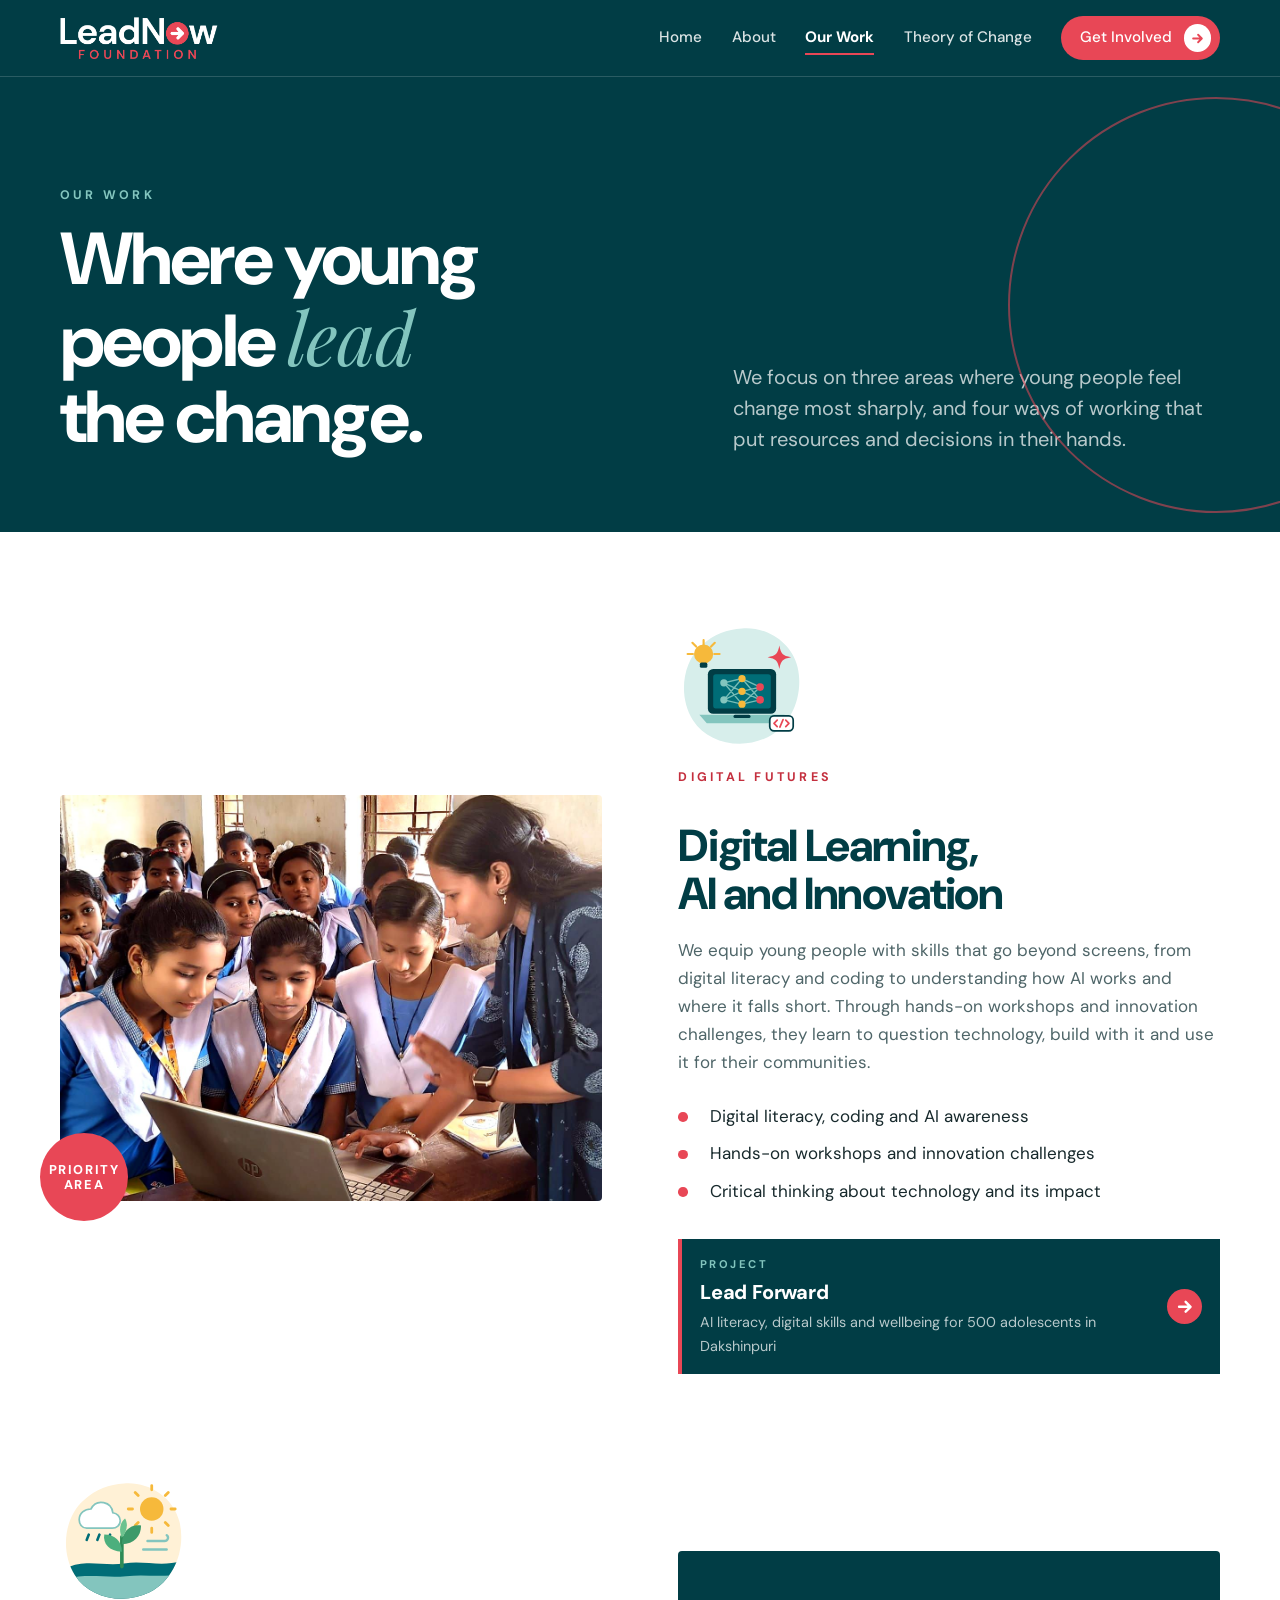
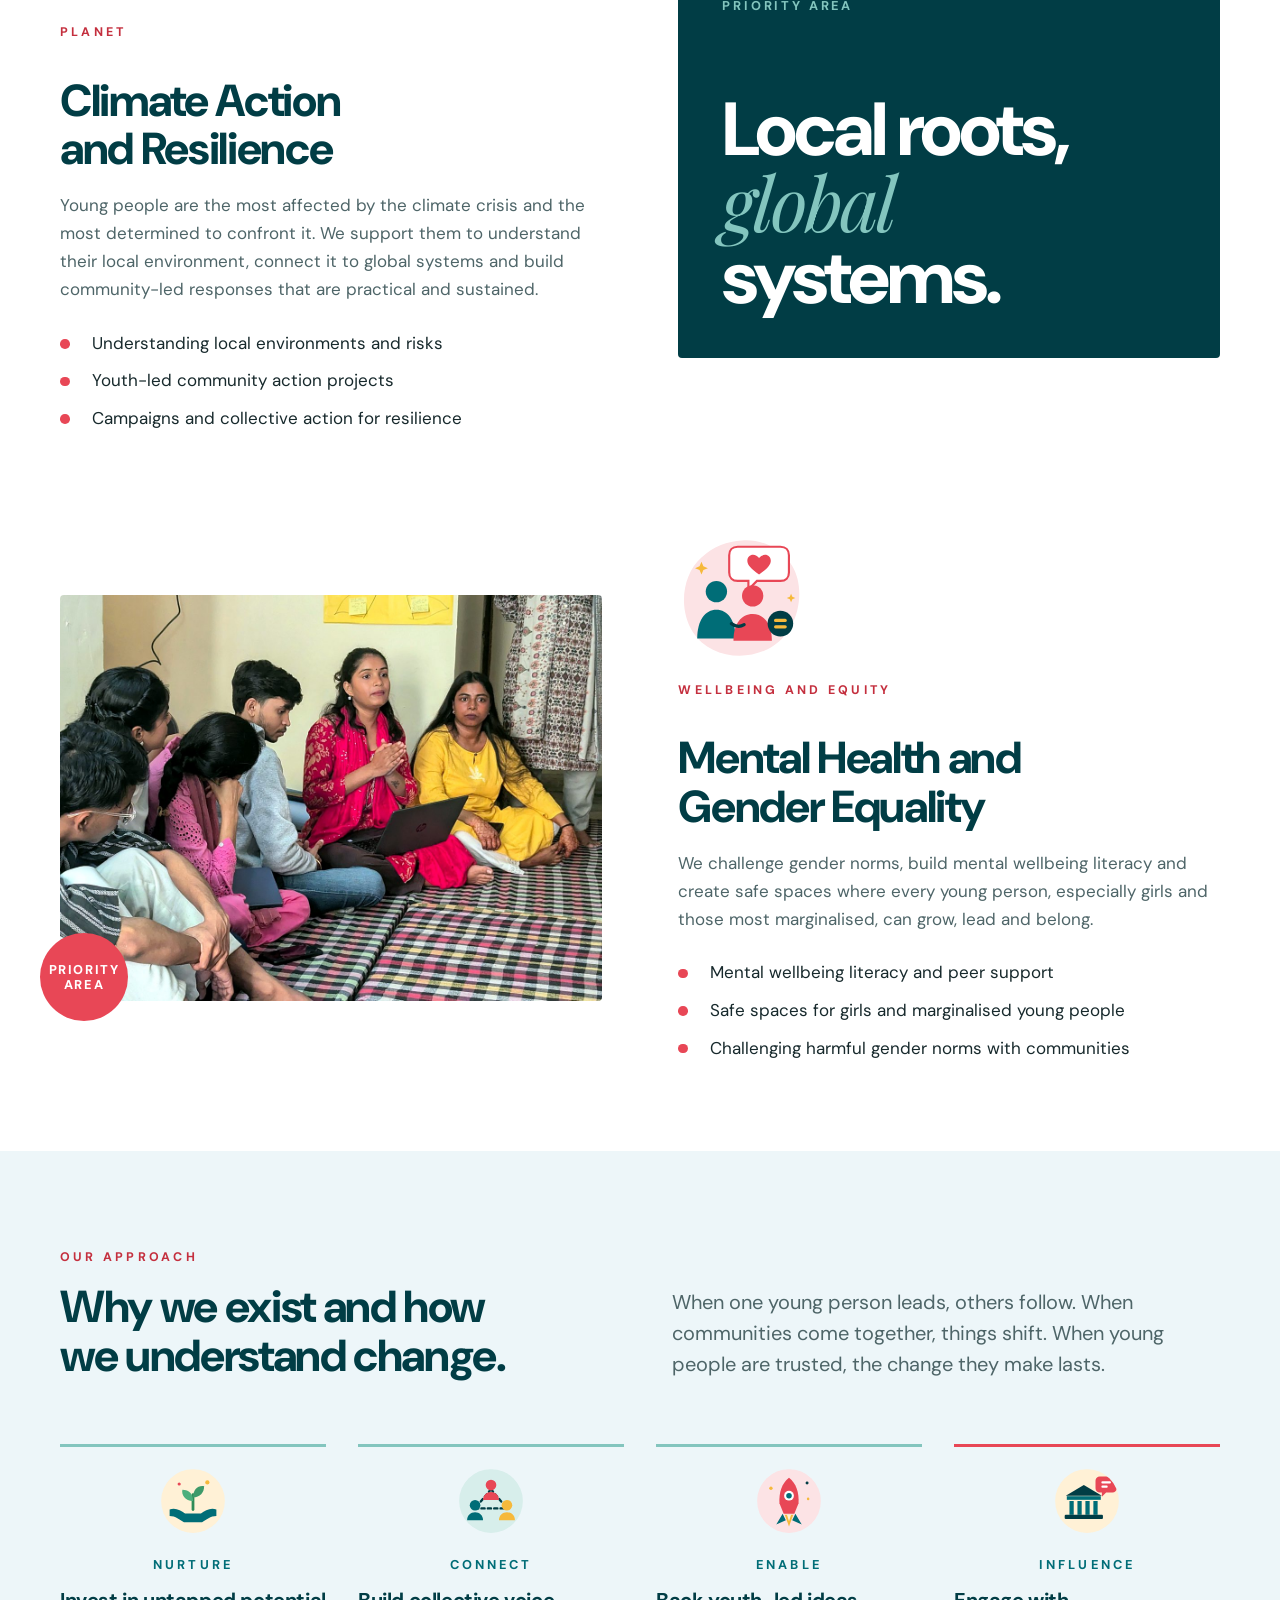
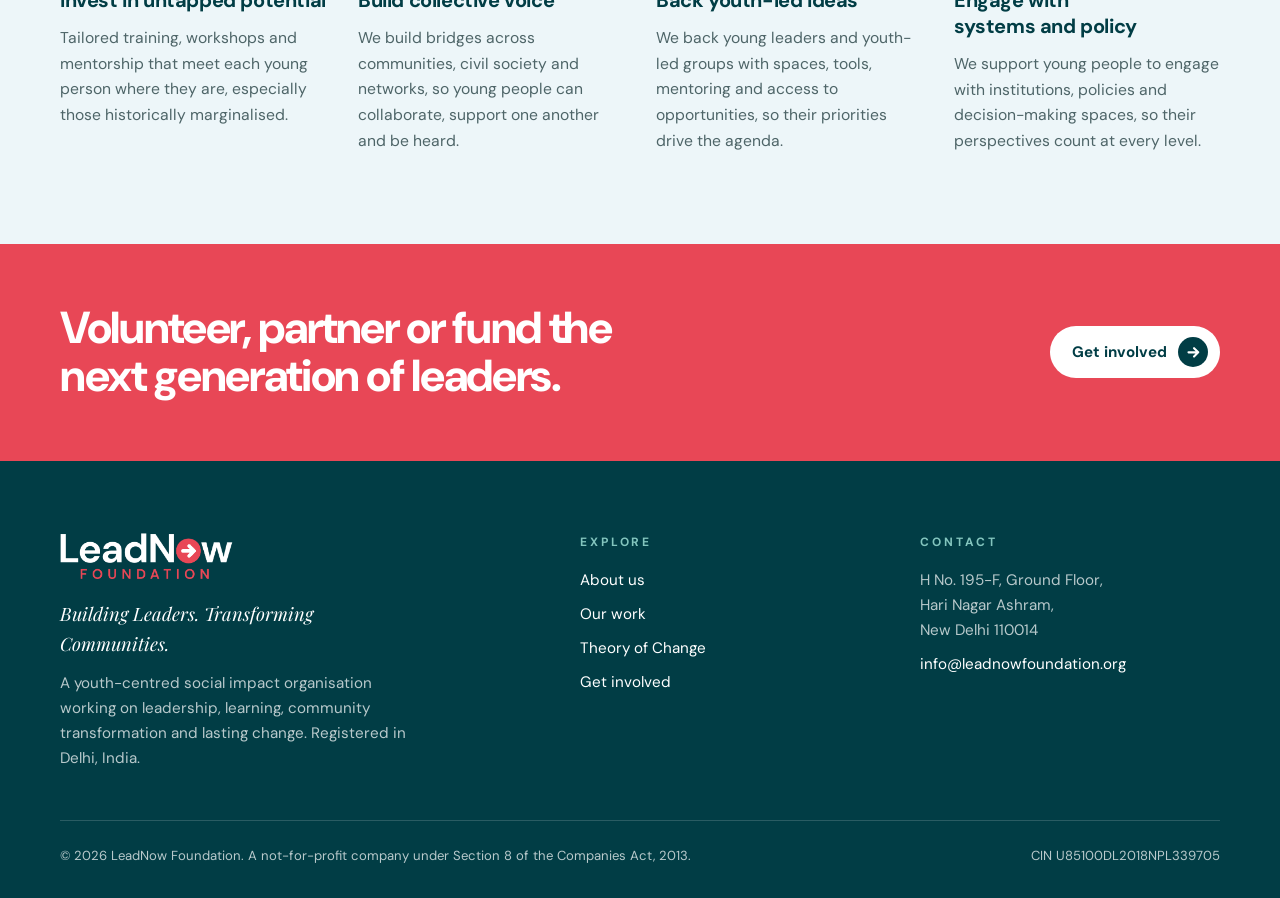
<file: our-work.html>
<!DOCTYPE html>
<html lang="en">
<head>
<meta charset="UTF-8">
<meta name="viewport" content="width=device-width, initial-scale=1, viewport-fit=cover">
<title>Our Work | Lead Now Foundation</title>
<meta name="claude:viewport-fit-sides" content="cover">
<meta name="description" content="Our three priority areas and our approach: digital learning and AI, climate action, and mental health and gender equality.">
<meta property="og:title" content="Our Work | Lead Now Foundation">
<meta property="og:description" content="Our three priority areas and our approach: digital learning and AI, climate action, and mental health and gender equality.">
<meta property="og:type" content="website">
<meta property="og:image" content="https://leadnowfoundation.org/assets/img/logo-full.png">
<meta name="theme-color" content="#013D45">
<link rel="canonical" href="https://leadnowfoundation.org/our-work.html">
<meta property="og:url" content="https://leadnowfoundation.org/our-work.html">
<meta property="og:site_name" content="Lead Now Foundation">
<meta name="twitter:card" content="summary_large_image">
<link rel="icon" type="image/png" sizes="32x32" href="assets/img/favicon-32.png">
<link rel="apple-touch-icon" href="assets/img/favicon.png">
<!-- Google Analytics -->
<script async src="https://www.googletagmanager.com/gtag/js?id=G-S54QW8M86D"></script>
<script>
  window.dataLayer = window.dataLayer || [];
  function gtag(){dataLayer.push(arguments);}
  gtag('js', new Date());
  gtag('config', 'G-S54QW8M86D');
</script>
<link rel="preconnect" href="https://fonts.googleapis.com">
<link rel="preconnect" href="https://fonts.gstatic.com" crossorigin>
<link rel="stylesheet" href="https://fonts.googleapis.com/css2?family=DM+Sans:ital,opsz,wght@0,9..40,400;0,9..40,500;0,9..40,700;0,9..40,800;1,9..40,400&family=Playfair+Display:ital,wght@1,400;1,600&display=swap">
<link rel="stylesheet" href="assets/css/style.css">
</head>
<body>
<a class="skip" href="#main">Skip to content</a>
<header class="site-header">
  <div class="wrap">
    <a class="brand" href="index.html" aria-label="Lead Now Foundation home"><img src="assets/img/logo-white.png" alt="LeadNow Foundation" width="1205" height="320"></a>
    <button class="nav-toggle" type="button" aria-expanded="false" aria-controls="site-nav">Menu <span class="bars" aria-hidden="true"><span></span><span></span><span></span></span></button>
    <nav class="nav" id="site-nav" aria-label="Main">
      <a href="index.html">Home</a>
      <a href="about.html">About</a>
      <a href="our-work.html" aria-current="page">Our Work</a>
      <a href="theory-of-change.html">Theory of Change</a>
      <a class="btn btn--ink" href="get-involved.html">Get Involved <span class="go" aria-hidden="true"><svg viewBox="0 0 24 24" fill="none" stroke="currentColor" stroke-width="3" stroke-linecap="round" stroke-linejoin="round"><path d="M5 12h13M13 6l6 6-6 6"/></svg></span></a>
    </nav>
  </div>
</header>
<section class="page-hero">
  <div class="wrap">
    <div class="rise">
      <span class="eyebrow">Our work</span>
      <h1>Where young people <em>lead</em> the change.</h1>
    </div>
    <p class="lede rise rise-2">We focus on three areas where young people feel change most sharply, and four ways of working that put resources and decisions in their hands.</p>
  </div>
</section>

<main id="main">
<section class="section">
  <div class="wrap">
    <article class="feature" id="digital">
      <div class="feature-media">
        <img src="assets/img/laptop-facilitator.jpg" alt="A facilitator guides three schoolgirls working on a laptop while classmates look on" width="1584" height="910" loading="lazy" style="object-position:58% 40%">
        <span class="marker">Priority<br>area</span>
      </div>
      <div class="feature-body">
        <svg class="pillus pillus-md" viewBox="0 0 120 120" aria-hidden="true" focusable="false"><defs><clipPath id="ilc4"><path d="M60 6C82 4 106 18 112 42C118 66 108 96 84 108C60 120 28 114 14 92C0 70 4 38 22 22C34 11 46 7 60 6Z"/></clipPath></defs><path d="M60 6C82 4 106 18 112 42C118 66 108 96 84 108C60 120 28 114 14 92C0 70 4 38 22 22C34 11 46 7 60 6Z" fill="#D7EEEB"/>
<g class="fl fl-2"><circle cx="24" cy="30" r="9" fill="#F6B93B"/><rect x="20.5" y="38" width="7" height="5" rx="1.5" fill="#013D45"/><path d="M24 22v-5M14 30H9M34 30h5M17 23l-3.5-3.5M31 23l3.5-3.5" stroke="#F6B93B" stroke-width="2" stroke-linecap="round"/></g>
<rect x="28" y="44" width="64" height="42" rx="5" fill="#013D45"/>
<rect x="33" y="49" width="54" height="32" rx="2.5" fill="#006D77"/>
<g stroke="#83C5BE" stroke-width="1.3" opacity="0.9"><path d="M43 57L60 53M43 57L60 65M43 73L60 65M43 73L60 77M43 57L60 77M43 73L60 53M60 53L77 61M60 65L77 61M60 77L77 61M60 65L77 73M60 53L77 73M60 77L77 73"/></g>
<circle cx="43" cy="57" r="3.4" fill="#83C5BE"/><circle cx="43" cy="73" r="3.4" fill="#83C5BE"/>
<circle class="tw" cx="60" cy="53" r="3.4" fill="#F6B93B"/><circle class="tw tw-2" cx="60" cy="65" r="3.4" fill="#F6B93B"/><circle class="tw tw-3" cx="60" cy="77" r="3.4" fill="#F6B93B"/>
<circle cx="77" cy="61" r="3.6" fill="#E84756"/><circle cx="77" cy="73" r="3.6" fill="#E84756"/>
<path d="M20 87h80l-7 8H27z" fill="#83C5BE"/><rect x="52" y="87" width="16" height="3" rx="1.5" fill="#013D45"/>
<g class="fl"><path d="M95 22C96.6 30 98 31.4 106 33C98 34.6 96.6 36 95 44C93.4 36 92 34.6 84 33C92 31.4 93.4 30 95 22Z" fill="#E84756"/></g>
<g class="fl fl-3"><rect x="86" y="88" width="22" height="14" rx="4" fill="#fff" stroke="#013D45" stroke-width="1.6"/><path d="M93 92l-3 3 3 3M101 92l3 3-3 3M98.5 91.5l-3 7" stroke="#E84756" stroke-width="1.6" stroke-linecap="round" stroke-linejoin="round" fill="none"/></g></svg>
        <span class="eyebrow">Digital futures</span>
        <h2>Digital Learning, AI and Innovation</h2>
        <p>We equip young people with skills that go beyond screens, from digital literacy and coding to understanding how AI works and where it falls short. Through hands-on workshops and innovation challenges, they learn to question technology, build with it and use it for their communities.</p>
        <ul class="checks">
          <li>Digital literacy, coding and AI awareness</li>
          <li>Hands-on workshops and innovation challenges</li>
          <li>Critical thinking about technology and its impact</li>
        </ul>
        <a class="project-link" href="lead-forward.html"><span class="pl-tag">Project</span><span class="pl-name">Lead Forward</span><span class="pl-desc">AI literacy, digital skills and wellbeing for 500 adolescents in Dakshinpuri</span><span class="go" aria-hidden="true"><svg viewBox="0 0 24 24" fill="none" stroke="currentColor" stroke-width="3" stroke-linecap="round" stroke-linejoin="round"><path d="M5 12h13M13 6l6 6-6 6"/></svg></span></a>
      </div>
    </article>

    <article class="feature flip" id="climate">
      <div class="feature-media">
        <div class="feature-type"><small>Priority area</small><span class="big">Local roots,<br><em>global</em> systems.</span></div>
      </div>
      <div class="feature-body">
        <svg class="pillus pillus-md" viewBox="0 0 120 120" aria-hidden="true" focusable="false"><defs><clipPath id="ilc5"><path d="M60 6C82 4 106 18 112 42C118 66 108 96 84 108C60 120 28 114 14 92C0 70 4 38 22 22C34 11 46 7 60 6Z"/></clipPath></defs><path d="M60 6C82 4 106 18 112 42C118 66 108 96 84 108C60 120 28 114 14 92C0 70 4 38 22 22C34 11 46 7 60 6Z" fill="#FFF1D6"/>
<g class="spin"><circle cx="86" cy="30" r="11" fill="#F6B93B"/><g stroke="#F6B93B" stroke-width="2.6" stroke-linecap="round"><path d="M86 12v-4M86 52v-4M104 30h4M64 30h4M98.7 17.3l2.8-2.8M70.5 45.5l2.8-2.8M98.7 42.7l2.8 2.8M70.5 14.5l2.8 2.8"/></g></g>
<g class="fl fl-2"><path d="M18 40c0-6 5-10 11-10 2.5-5 7-7 12-6 5 1 8 5 8.5 9.5 4 .5 7 3.5 7 7.5s-3.5 7-7.5 7H25c-4 0-7-3.5-7-8z" fill="#fff" stroke="#83C5BE" stroke-width="1.6"/>
<path d="M27 54l-2 5M37 54l-2 5M47 54l-2 5" stroke="#006D77" stroke-width="2.4" stroke-linecap="round"/></g>
<g clip-path="url(#ilc5)"><path d="M4 86C24 76 40 84 60 81C80 78 96 85 116 78V120H4z" fill="#006D77"/>
<path d="M4 96C26 90 42 95 62 93C82 91 98 95 116 90V120H4z" fill="#83C5BE"/></g>
<path d="M58 84V56" stroke="#2E8B57" stroke-width="3.4" stroke-linecap="round"/>
<g class="sway"><path d="M58 70C46 70 40 62 41.5 54C51.5 54 58 60.5 58 70Z" fill="#4CAF7D"/>
<path d="M58 63C58 51 66 44 76 45.5C76 55.5 69.5 63 58 63Z" fill="#3D9A6A"/>
<path d="M58 57C55 50 56 43 61 39C64 44 63 51 58 57Z" fill="#6CC28F"/></g>
<g class="wind" stroke="#83C5BE" stroke-width="2.2" stroke-linecap="round" fill="none"><path d="M82 60h16c3 0 4.5-3.5 2-5.5"/><path d="M78 68h22"/></g></svg>
        <span class="eyebrow">Planet</span>
        <h2>Climate Action and Resilience</h2>
        <p>Young people are the most affected by the climate crisis and the most determined to confront it. We support them to understand their local environment, connect it to global systems and build community-led responses that are practical and sustained.</p>
        <ul class="checks">
          <li>Understanding local environments and risks</li>
          <li>Youth-led community action projects</li>
          <li>Campaigns and collective action for resilience</li>
        </ul>
      </div>
    </article>

    <article class="feature" id="wellbeing">
      <div class="feature-media">
        <img src="assets/img/youth-dialogue.jpg" alt="A facilitator leads an open conversation with young people seated on the floor" width="1600" height="900" loading="lazy" style="object-position:62% 40%">
        <span class="marker">Priority<br>area</span>
      </div>
      <div class="feature-body">
        <svg class="pillus pillus-md" viewBox="0 0 120 120" aria-hidden="true" focusable="false"><defs><clipPath id="ilc6"><path d="M60 6C82 4 106 18 112 42C118 66 108 96 84 108C60 120 28 114 14 92C0 70 4 38 22 22C34 11 46 7 60 6Z"/></clipPath></defs><path d="M60 6C82 4 106 18 112 42C118 66 108 96 84 108C60 120 28 114 14 92C0 70 4 38 22 22C34 11 46 7 60 6Z" fill="#FCE3E5"/>
<g class="fl"><path d="M56 12h40c5 0 8 3 8 8v16c0 5-3 8-8 8H74l-8 8v-8H56c-5 0-8-3-8-8V20c0-5 3-8 8-8z" fill="#fff" stroke="#E84756" stroke-width="2"/>
<path class="beat" d="M76 38C68.5 32.5 65 29 65 25C65 21.8 67.4 19.5 70.4 19.5C72.6 19.5 74.6 20.8 76 22.6C77.4 20.8 79.4 19.5 81.6 19.5C84.6 19.5 87 21.8 87 25C87 29 83.5 32.5 76 38Z" fill="#E84756"/></g>
<circle cx="36" cy="54" r="10" fill="#006D77"/><path d="M18 98c0-17 7.5-27 18-27s18 10 18 27z" fill="#006D77"/>
<circle cx="70" cy="58" r="10" fill="#E84756"/><path d="M52 100c0-16 7.5-25 18-25s18 9 18 25z" fill="#E84756"/>
<path d="M50 84c4 3 8 3.5 12 1" stroke="#013D45" stroke-width="3" stroke-linecap="round" fill="none"/>
<g class="fl fl-2"><circle cx="96" cy="84" r="12" fill="#013D45"/><rect x="90" y="79.5" width="12" height="3" rx="1.5" fill="#F6B93B"/><rect x="90" y="85.5" width="12" height="3" rx="1.5" fill="#F6B93B"/></g>
<path class="tw" d="M22 26l1.8 4.2L28 32l-4.2 1.8L22 38l-1.8-4.2L16 32l4.2-1.8z" fill="#F6B93B"/>
<path class="tw tw-2" d="M106 56l1.2 2.8L110 60l-2.8 1.2L106 64l-1.2-2.8L102 60l2.8-1.2z" fill="#F6B93B"/></svg>
        <span class="eyebrow">Wellbeing and equity</span>
        <h2>Mental Health and Gender Equality</h2>
        <p>We challenge gender norms, build mental wellbeing literacy and create safe spaces where every young person, especially girls and those most marginalised, can grow, lead and belong.</p>
        <ul class="checks">
          <li>Mental wellbeing literacy and peer support</li>
          <li>Safe spaces for girls and marginalised young people</li>
          <li>Challenging harmful gender norms with communities</li>
        </ul>
      </div>
    </article>
  </div>
</section>

<section class="section section--mist" id="approach">
  <div class="wrap">
    <div class="section-head">
      <div>
        <span class="eyebrow">Our approach</span>
        <h2>Why we exist and how we understand change.</h2>
      </div>
      <p class="lede">When one young person leads, others follow. When communities come together, things shift. When young people are trusted, the change they make lasts.</p>
    </div>
    <div class="pillars">
      <div class="pillar"><svg class="pico" viewBox="0 0 64 64" aria-hidden="true" focusable="false"><defs><clipPath id="icl11"><circle cx="32" cy="32" r="30"/></clipPath></defs><circle cx="32" cy="32" r="30" fill="#FFF1D6"/><g clip-path="url(#icl11)"><path d="M32 40V26" stroke="#2E8B57" stroke-width="2.6" stroke-linecap="round"/>
<path d="M32 32C24.5 32 21 26.5 22 21.5C28.5 21.5 32 25.5 32 32Z" fill="#4CAF7D"/>
<path d="M32 28.5C32 21.5 36.5 17 42.5 18C42.5 24 38.5 28.5 32 28.5Z" fill="#3D9A6A"/>
<path d="M10 40c5-2.2 10.5.6 14.5 3.8h15c4-3.2 9.5-6 14.5-3.8v6c-5.5 0-9.5 3.5-13.5 6H23.5c-4-2.5-8-6-13.5-6z" fill="#006D77"/>
<circle cx="45.5" cy="14.5" r="2" fill="#F6B93B"/><circle cx="19" cy="16" r="1.5" fill="#E84756"/></g></svg><span class="verb">NURTURE</span><h3>Invest in untapped potential</h3><p>Tailored training, workshops and mentorship that meet each young person where they are, especially those historically marginalised.</p></div>
      <div class="pillar"><svg class="pico" viewBox="0 0 64 64" aria-hidden="true" focusable="false"><defs><clipPath id="icl12"><circle cx="32" cy="32" r="30"/></clipPath></defs><circle cx="32" cy="32" r="30" fill="#D7EEEB"/><g clip-path="url(#icl12)"><path d="M32 21L17 39M32 21L47 39M17 39H47" stroke="#013D45" stroke-width="2.2" stroke-dasharray="3 3" stroke-linecap="round"/>
<circle cx="32" cy="17" r="5" fill="#E84756"/><path d="M24.5 31c0-4.6 3.3-7.5 7.5-7.5s7.5 2.9 7.5 7.5z" fill="#E84756"/>
<circle cx="17" cy="36" r="5" fill="#006D77"/><path d="M9.5 50c0-4.6 3.3-7.5 7.5-7.5s7.5 2.9 7.5 7.5z" fill="#006D77"/>
<circle cx="47" cy="36" r="5" fill="#F6B93B"/><path d="M39.5 50c0-4.6 3.3-7.5 7.5-7.5s7.5 2.9 7.5 7.5z" fill="#F6B93B"/></g></svg><span class="verb">CONNECT</span><h3>Build collective voice</h3><p>We build bridges across communities, civil society and networks, so young people can collaborate, support one another and be heard.</p></div>
      <div class="pillar"><svg class="pico" viewBox="0 0 64 64" aria-hidden="true" focusable="false"><defs><clipPath id="icl13"><circle cx="32" cy="32" r="30"/></clipPath></defs><circle cx="32" cy="32" r="30" fill="#FCE3E5"/><g clip-path="url(#icl13)"><path d="M26 44l-6 10 9-4M38 44l6 10-9-4" fill="#006D77"/>
<path d="M32 10c7 5.5 9.5 14 9 24l-4 10H27l-4-10c-.5-10 2-18.5 9-24z" fill="#E84756"/>
<circle cx="32" cy="27" r="4.6" fill="#fff"/><circle cx="32" cy="27" r="2.6" fill="#006D77"/>
<path d="M28 45h8l-4 11z" fill="#F6B93B"/><path d="M30 45h4l-2 6z" fill="#fff" opacity="0.8"/>
<circle cx="15" cy="20" r="1.6" fill="#F6B93B"/><circle cx="49" cy="15" r="1.4" fill="#013D45"/><circle cx="50" cy="30" r="1.2" fill="#F6B93B"/></g></svg><span class="verb">ENABLE</span><h3>Back youth-led ideas</h3><p>We back young leaders and youth-led groups with spaces, tools, mentoring and access to opportunities, so their priorities drive the agenda.</p></div>
      <div class="pillar"><svg class="pico" viewBox="0 0 64 64" aria-hidden="true" focusable="false"><defs><clipPath id="icl14"><circle cx="32" cy="32" r="30"/></clipPath></defs><circle cx="32" cy="32" r="30" fill="#FFF1D6"/><g clip-path="url(#icl14)"><path d="M12 27L29 17l17 10z" fill="#013D45"/>
<rect x="13" y="27.5" width="32" height="3.4" fill="#006D77"/>
<rect x="15.5" y="32" width="4" height="13" fill="#006D77"/><rect x="23" y="32" width="4" height="13" fill="#006D77"/><rect x="30.5" y="32" width="4" height="13" fill="#006D77"/><rect x="38" y="32" width="4" height="13" fill="#006D77"/>
<rect x="11" y="45" width="36" height="4" rx="1" fill="#013D45"/>
<path d="M44 9h12c2.2 0 4 1.8 4 4v7c0 2.2-1.8 4-4 4h-6l-4 4v-4h-2c-2.2 0-4-1.8-4-4v-7c0-2.2 1.8-4 4-4z" fill="#E84756"/>
<rect x="45.5" y="13.5" width="9" height="2" rx="1" fill="#fff"/><rect x="45.5" y="17.5" width="6" height="2" rx="1" fill="#fff"/></g></svg><span class="verb">INFLUENCE</span><h3>Engage with systems and policy</h3><p>We support young people to engage with institutions, policies and decision-making spaces, so their perspectives count at every level.</p></div>
    </div>
  </div>
</section>
<section class="cta-band">
  <div class="wrap">
    <h2>Volunteer, partner or fund the next generation of leaders.</h2>
    <a class="btn btn--white" href="get-involved.html">Get involved <span class="go" aria-hidden="true"><svg viewBox="0 0 24 24" fill="none" stroke="currentColor" stroke-width="3" stroke-linecap="round" stroke-linejoin="round"><path d="M5 12h13M13 6l6 6-6 6"/></svg></span></a>
  </div>
</section>

</main>
<footer class="site-footer">
  <div class="wrap">
    <div class="footer-grid">
      <div class="footer-brand">
        <img src="assets/img/logo-white.png" alt="LeadNow Foundation" width="1205" height="320">
        <p class="tag">Building Leaders. Transforming Communities.</p>
        <p>A youth-centred social impact organisation working on leadership, learning, community transformation and lasting change. Registered in Delhi, India.</p>
      </div>
      <div>
        <h4>Explore</h4>
        <ul>
          <li><a href="about.html">About us</a></li>
          <li><a href="our-work.html">Our work</a></li>
          <li><a href="theory-of-change.html">Theory of Change</a></li>
          <li><a href="get-involved.html">Get involved</a></li>
        </ul>
      </div>
      <div>
        <h4>Contact</h4>
        <address>
          <span>H No. 195-F, Ground Floor,<br>Hari Nagar Ashram,<br>New Delhi 110014</span>
          <a href="mailto:info@leadnowfoundation.org">info@leadnowfoundation.org</a>
        </address>
      </div>
    </div>
    <div class="footer-base">
      <span>&copy; 2026 LeadNow Foundation. A not-for-profit company under Section 8 of the Companies Act, 2013.</span>
      <span>CIN U85100DL2018NPL339705</span>
    </div>
  </div>
</footer>
<script src="assets/js/main.js"></script>
</body>
</html>
</file>
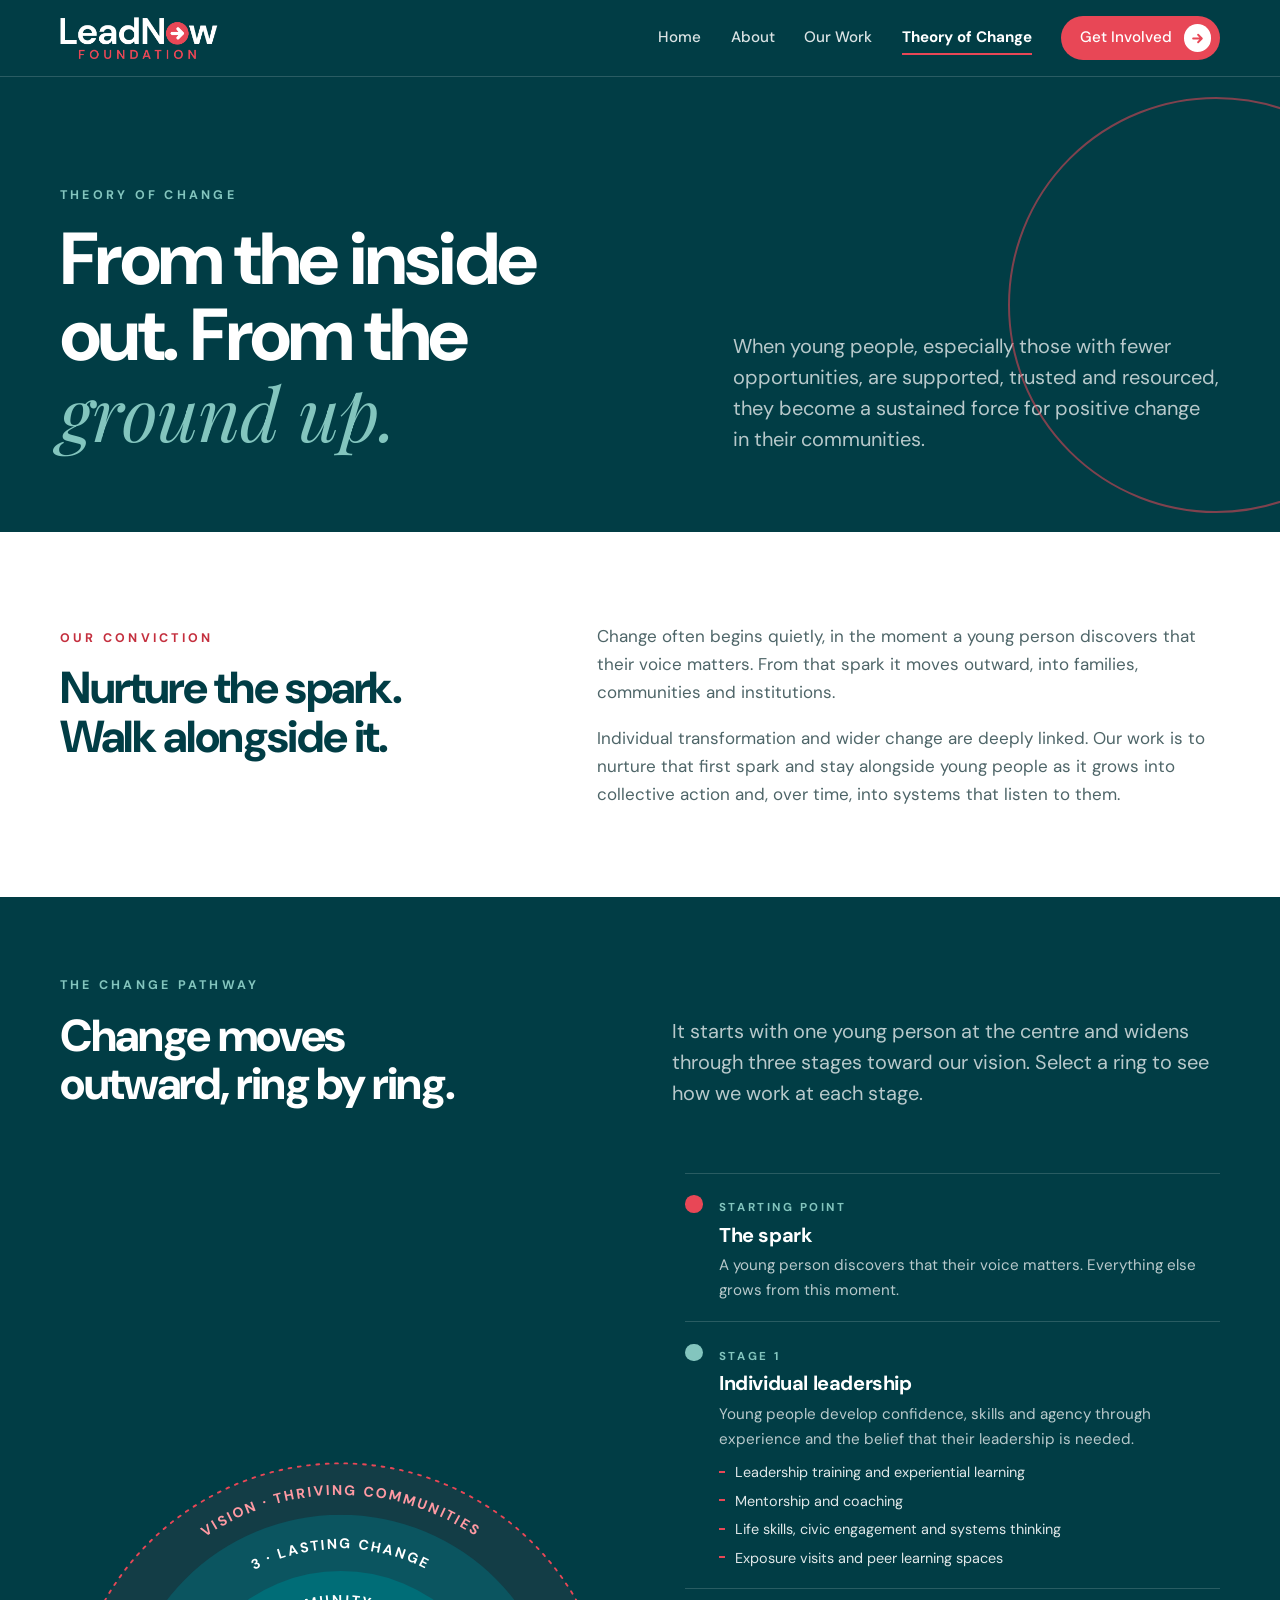
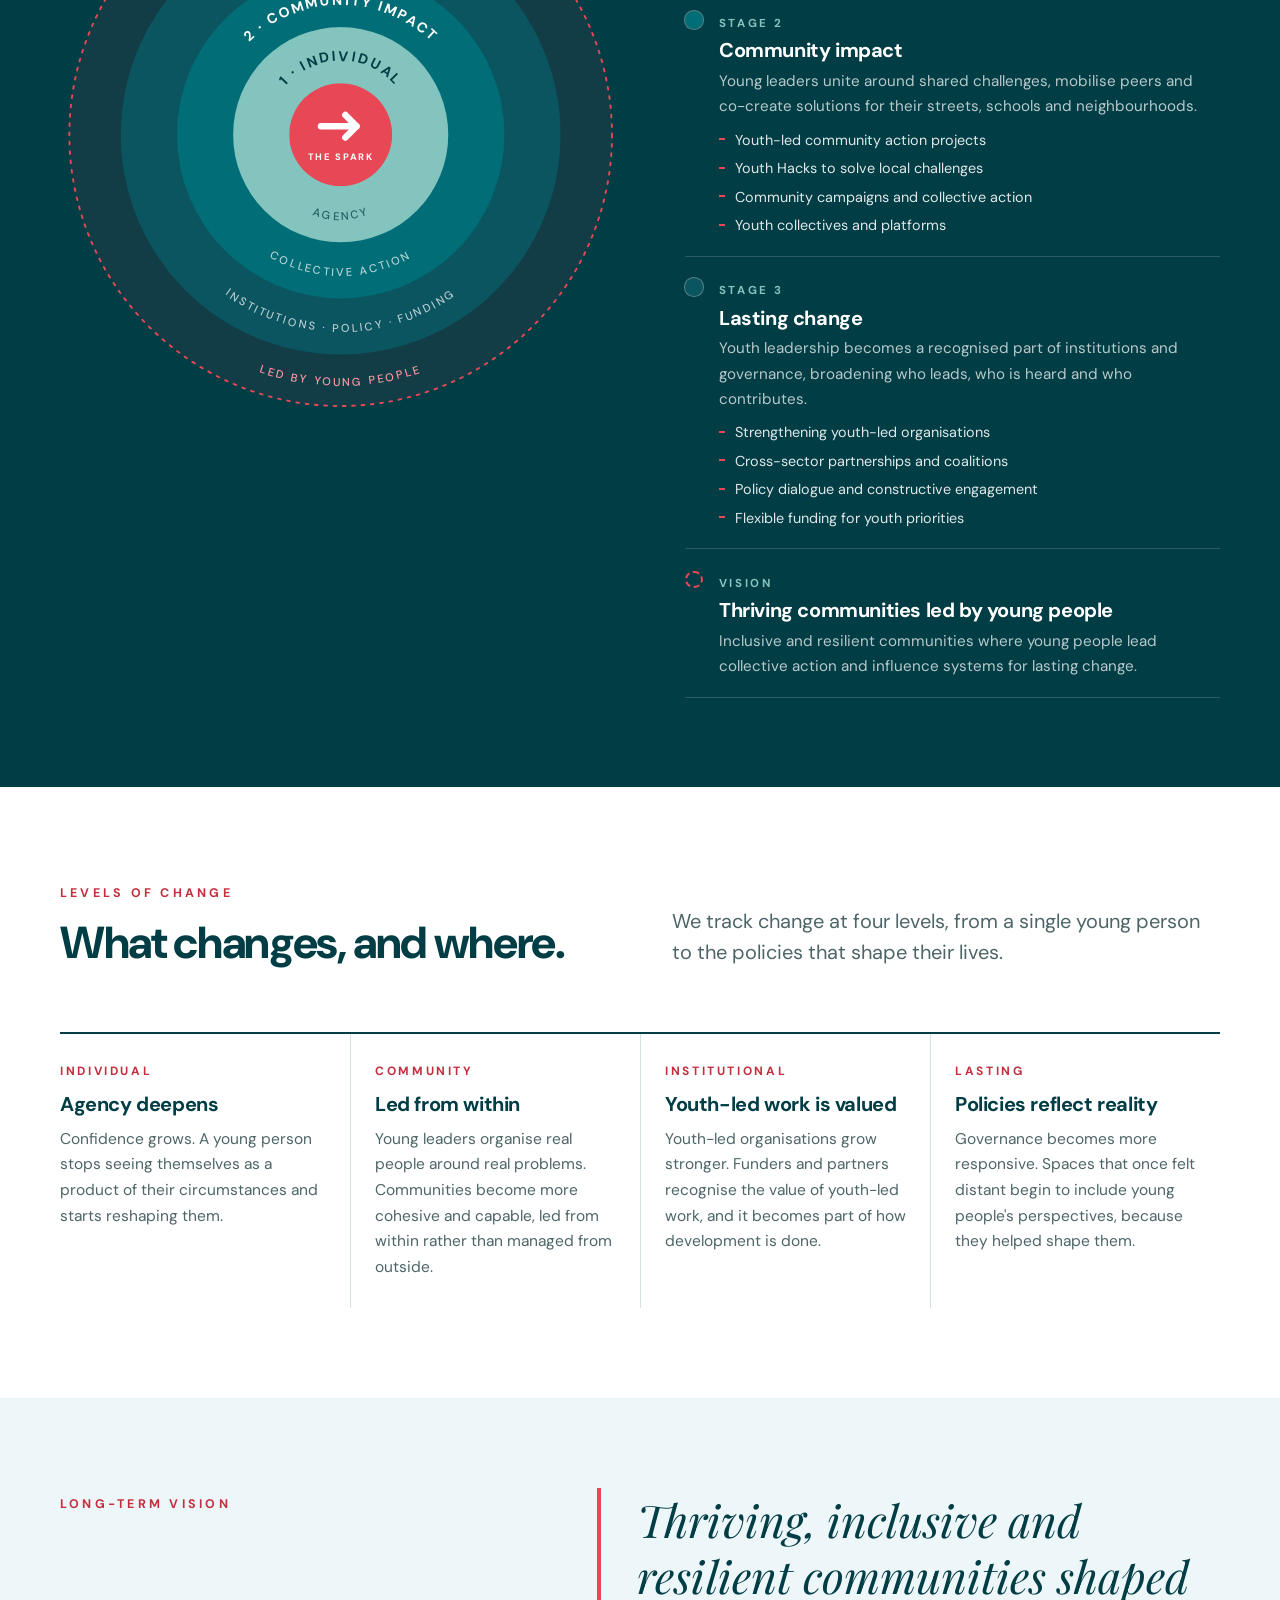
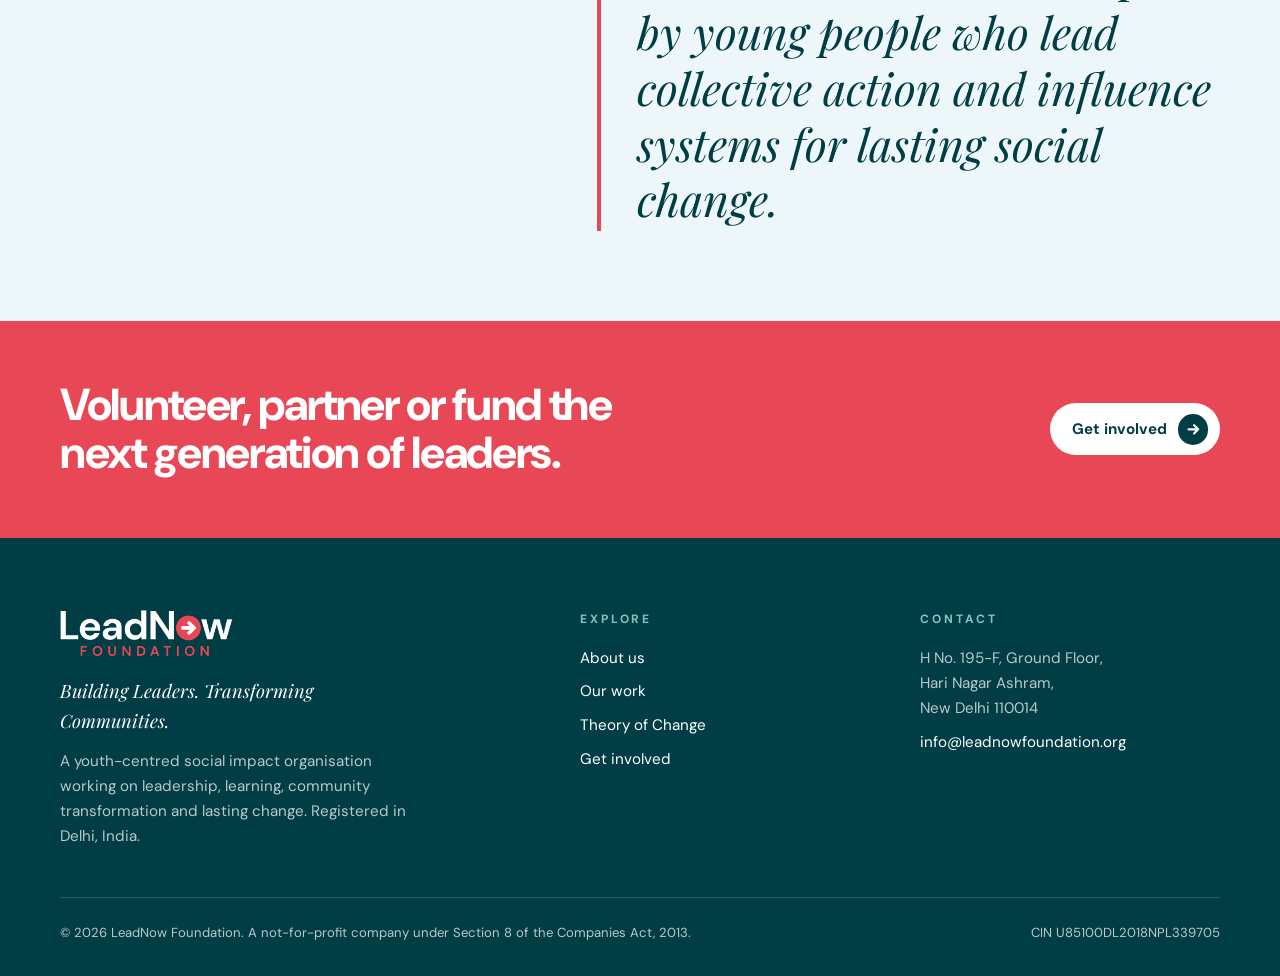
<file: theory-of-change.html>
<!DOCTYPE html>
<html lang="en">
<head>
<meta charset="UTF-8">
<meta name="viewport" content="width=device-width, initial-scale=1, viewport-fit=cover">
<title>Theory of Change | Lead Now Foundation</title>
<meta name="claude:viewport-fit-sides" content="cover">
<meta name="description" content="How Lead Now Foundation understands change, from a young person's spark to lasting change.">
<meta property="og:title" content="Theory of Change | Lead Now Foundation">
<meta property="og:description" content="How Lead Now Foundation understands change, from a young person's spark to lasting change.">
<meta property="og:type" content="website">
<meta property="og:image" content="https://leadnowfoundation.org/assets/img/logo-full.png">
<meta name="theme-color" content="#013D45">
<link rel="canonical" href="https://leadnowfoundation.org/theory-of-change.html">
<meta property="og:url" content="https://leadnowfoundation.org/theory-of-change.html">
<meta property="og:site_name" content="Lead Now Foundation">
<meta name="twitter:card" content="summary_large_image">
<link rel="icon" type="image/png" sizes="32x32" href="assets/img/favicon-32.png">
<link rel="apple-touch-icon" href="assets/img/favicon.png">
<!-- Google Analytics -->
<script async src="https://www.googletagmanager.com/gtag/js?id=G-S54QW8M86D"></script>
<script>
  window.dataLayer = window.dataLayer || [];
  function gtag(){dataLayer.push(arguments);}
  gtag('js', new Date());
  gtag('config', 'G-S54QW8M86D');
</script>
<link rel="preconnect" href="https://fonts.googleapis.com">
<link rel="preconnect" href="https://fonts.gstatic.com" crossorigin>
<link rel="stylesheet" href="https://fonts.googleapis.com/css2?family=DM+Sans:ital,opsz,wght@0,9..40,400;0,9..40,500;0,9..40,700;0,9..40,800;1,9..40,400&family=Playfair+Display:ital,wght@1,400;1,600&display=swap">
<link rel="stylesheet" href="assets/css/style.css">
</head>
<body>
<a class="skip" href="#main">Skip to content</a>
<header class="site-header">
  <div class="wrap">
    <a class="brand" href="index.html" aria-label="Lead Now Foundation home"><img src="assets/img/logo-white.png" alt="LeadNow Foundation" width="1205" height="320"></a>
    <button class="nav-toggle" type="button" aria-expanded="false" aria-controls="site-nav">Menu <span class="bars" aria-hidden="true"><span></span><span></span><span></span></span></button>
    <nav class="nav" id="site-nav" aria-label="Main">
      <a href="index.html">Home</a>
      <a href="about.html">About</a>
      <a href="our-work.html">Our Work</a>
      <a href="theory-of-change.html" aria-current="page">Theory of Change</a>
      <a class="btn btn--ink" href="get-involved.html">Get Involved <span class="go" aria-hidden="true"><svg viewBox="0 0 24 24" fill="none" stroke="currentColor" stroke-width="3" stroke-linecap="round" stroke-linejoin="round"><path d="M5 12h13M13 6l6 6-6 6"/></svg></span></a>
    </nav>
  </div>
</header>
<section class="page-hero">
  <div class="wrap">
    <div class="rise">
      <span class="eyebrow">Theory of Change</span>
      <h1>From the inside out. From the <em>ground up.</em></h1>
    </div>
    <p class="lede rise rise-2">When young people, especially those with fewer opportunities, are supported, trusted and resourced, they become a sustained force for positive change in their communities.</p>
  </div>
</section>

<main id="main">
<section class="section">
  <div class="wrap split">
    <div>
      <span class="eyebrow">Our conviction</span>
      <h2>Nurture the spark. Walk alongside it.</h2>
    </div>
    <div class="prose">
      <p>Change often begins quietly, in the moment a young person discovers that their voice matters. From that spark it moves outward, into families, communities and institutions.</p>
      <p>Individual transformation and wider change are deeply linked. Our work is to nurture that first spark and stay alongside young people as it grows into collective action and, over time, into systems that listen to them.</p>
    </div>
  </div>
</section>

<section class="section section--ink" style="padding-top:clamp(3rem,6vw,4.5rem)">
  <div class="wrap">
    <div class="section-head">
      <div>
        <span class="eyebrow">The change pathway</span>
        <h2>Change moves outward, ring by ring.</h2>
      </div>
      <p class="lede" style="color:var(--on-ink-muted)">It starts with one young person at the centre and widens through three stages toward our vision. Select a ring to see how we work at each stage.</p>
    </div>
    <div class="orbit" data-active="">
      <div class="orbit-figure">
        <svg viewBox="0 0 600 600" role="img" aria-labelledby="orbit-title">
          <title id="orbit-title">Theory of Change: the spark at the centre, surrounded by rings for individual leadership, community impact and lasting change, with the vision on the outer ring.</title>
          <defs><path id="t-vision" d="M 43.5 300 A 256.5 256.5 0 0 1 556.5 300"/><path id="b-vision" d="M 31.5 300 A 268.5 268.5 0 0 0 568.5 300"/><path id="t-s3" d="M 101.0 300 A 199.0 199.0 0 0 1 499.0 300"/><path id="b-s3" d="M 89.0 300 A 211.0 211.0 0 0 0 511.0 300"/><path id="t-s2" d="M 161.0 300 A 139.0 139.0 0 0 1 439.0 300"/><path id="b-s2" d="M 149.0 300 A 151.0 151.0 0 0 0 451.0 300"/><path id="t-s1" d="M 221.0 300 A 79.0 79.0 0 0 1 379.0 300"/><path id="b-s1" d="M 209.0 300 A 91.0 91.0 0 0 0 391.0 300"/></defs>
          <circle class="pulse" cx="300" cy="300" r="55"/>
          <g class="ring r-vision" data-stage="vision" tabindex="0" role="button" aria-label="Vision · Thriving Communities" style="--i:3">
          <circle cx="300" cy="300" r="290"/>
          <text class="lbl"><textPath href="#t-vision" startOffset="50%" text-anchor="middle">VISION · THRIVING COMMUNITIES</textPath></text>
          <text class="lbl lbl-b"><textPath href="#b-vision" startOffset="50%" text-anchor="middle">LED BY YOUNG PEOPLE</textPath></text>
        </g><g class="ring r-s3" data-stage="s3" tabindex="0" role="button" aria-label="3 · Lasting Change" style="--i:2">
          <circle cx="300" cy="300" r="235"/>
          <text class="lbl"><textPath href="#t-s3" startOffset="50%" text-anchor="middle">3 · LASTING CHANGE</textPath></text>
          <text class="lbl lbl-b"><textPath href="#b-s3" startOffset="50%" text-anchor="middle">INSTITUTIONS · POLICY · FUNDING</textPath></text>
        </g><g class="ring r-s2" data-stage="s2" tabindex="0" role="button" aria-label="2 · Community Impact" style="--i:1">
          <circle cx="300" cy="300" r="175"/>
          <text class="lbl"><textPath href="#t-s2" startOffset="50%" text-anchor="middle">2 · COMMUNITY IMPACT</textPath></text>
          <text class="lbl lbl-b"><textPath href="#b-s2" startOffset="50%" text-anchor="middle">COLLECTIVE ACTION</textPath></text>
        </g><g class="ring r-s1" data-stage="s1" tabindex="0" role="button" aria-label="1 · Individual" style="--i:0">
          <circle cx="300" cy="300" r="115"/>
          <text class="lbl"><textPath href="#t-s1" startOffset="50%" text-anchor="middle">1 · INDIVIDUAL</textPath></text>
          <text class="lbl lbl-b"><textPath href="#b-s1" startOffset="50%" text-anchor="middle">AGENCY</textPath></text>
        </g>
          <g class="ring r-spark" data-stage="spark" tabindex="0" role="button" aria-label="The spark" style="--i:-1">
            <circle cx="300" cy="300" r="55"/>
            <path d="M279 291h38M305 279l12 12-12 12" fill="none" stroke="#fff" stroke-width="7" stroke-linecap="round" stroke-linejoin="round"/>
            <text x="300" y="327" text-anchor="middle" class="lbl-c">THE SPARK</text>
          </g>
        </svg>
      </div>
      <ol class="orbit-key">
        <li class="key-item" data-stage="spark" tabindex="0">
          <span class="sw sw-spark" aria-hidden="true"></span>
          <div><span class="num">Starting point</span><h3>The spark</h3><p>A young person discovers that their voice matters. Everything else grows from this moment.</p></div>
        </li>
        <li class="key-item" data-stage="s1" tabindex="0">
          <span class="sw sw-s1" aria-hidden="true"></span>
          <div><span class="num">Stage 1</span><h3>Individual leadership</h3><p>Young people develop confidence, skills and agency through experience and the belief that their leadership is needed.</p><ul><li>Leadership training and experiential learning</li><li>Mentorship and coaching</li><li>Life skills, civic engagement and systems thinking</li><li>Exposure visits and peer learning spaces</li></ul></div>
        </li>
        <li class="key-item" data-stage="s2" tabindex="0">
          <span class="sw sw-s2" aria-hidden="true"></span>
          <div><span class="num">Stage 2</span><h3>Community impact</h3><p>Young leaders unite around shared challenges, mobilise peers and co-create solutions for their streets, schools and neighbourhoods.</p><ul><li>Youth-led community action projects</li><li>Youth Hacks to solve local challenges</li><li>Community campaigns and collective action</li><li>Youth collectives and platforms</li></ul></div>
        </li>
        <li class="key-item" data-stage="s3" tabindex="0">
          <span class="sw sw-s3" aria-hidden="true"></span>
          <div><span class="num">Stage 3</span><h3>Lasting change</h3><p>Youth leadership becomes a recognised part of institutions and governance, broadening who leads, who is heard and who contributes.</p><ul><li>Strengthening youth-led organisations</li><li>Cross-sector partnerships and coalitions</li><li>Policy dialogue and constructive engagement</li><li>Flexible funding for youth priorities</li></ul></div>
        </li>
        <li class="key-item" data-stage="vision" tabindex="0">
          <span class="sw sw-vision" aria-hidden="true"></span>
          <div><span class="num">Vision</span><h3>Thriving communities led by young people</h3><p>Inclusive and resilient communities where young people lead collective action and influence systems for lasting change.</p></div>
        </li>
      </ol>
    </div>
  </div>
</section>

<section class="section">
  <div class="wrap">
    <div class="section-head">
      <div>
        <span class="eyebrow">Levels of change</span>
        <h2>What changes, and where.</h2>
      </div>
      <p class="lede">We track change at four levels, from a single young person to the policies that shape their lives.</p>
    </div>
    <div class="levels">
      <div class="level"><span class="tag">Individual</span><h3>Agency deepens</h3><p>Confidence grows. A young person stops seeing themselves as a product of their circumstances and starts reshaping them.</p></div>
      <div class="level"><span class="tag">Community</span><h3>Led from within</h3><p>Young leaders organise real people around real problems. Communities become more cohesive and capable, led from within rather than managed from outside.</p></div>
      <div class="level"><span class="tag">Institutional</span><h3>Youth-led work is valued</h3><p>Youth-led organisations grow stronger. Funders and partners recognise the value of youth-led work, and it becomes part of how development is done.</p></div>
      <div class="level"><span class="tag">Lasting</span><h3>Policies reflect reality</h3><p>Governance becomes more responsive. Spaces that once felt distant begin to include young people's perspectives, because they helped shape them.</p></div>
    </div>
  </div>
</section>

<section class="section section--mist">
  <div class="wrap split">
    <div><span class="eyebrow">Long-term vision</span></div>
    <p class="vision-quote">Thriving, inclusive and resilient communities shaped by young people who lead collective action and influence systems for lasting social change.</p>
  </div>
</section>
<section class="cta-band">
  <div class="wrap">
    <h2>Volunteer, partner or fund the next generation of leaders.</h2>
    <a class="btn btn--white" href="get-involved.html">Get involved <span class="go" aria-hidden="true"><svg viewBox="0 0 24 24" fill="none" stroke="currentColor" stroke-width="3" stroke-linecap="round" stroke-linejoin="round"><path d="M5 12h13M13 6l6 6-6 6"/></svg></span></a>
  </div>
</section>

</main>
<footer class="site-footer">
  <div class="wrap">
    <div class="footer-grid">
      <div class="footer-brand">
        <img src="assets/img/logo-white.png" alt="LeadNow Foundation" width="1205" height="320">
        <p class="tag">Building Leaders. Transforming Communities.</p>
        <p>A youth-centred social impact organisation working on leadership, learning, community transformation and lasting change. Registered in Delhi, India.</p>
      </div>
      <div>
        <h4>Explore</h4>
        <ul>
          <li><a href="about.html">About us</a></li>
          <li><a href="our-work.html">Our work</a></li>
          <li><a href="theory-of-change.html">Theory of Change</a></li>
          <li><a href="get-involved.html">Get involved</a></li>
        </ul>
      </div>
      <div>
        <h4>Contact</h4>
        <address>
          <span>H No. 195-F, Ground Floor,<br>Hari Nagar Ashram,<br>New Delhi 110014</span>
          <a href="mailto:info@leadnowfoundation.org">info@leadnowfoundation.org</a>
        </address>
      </div>
    </div>
    <div class="footer-base">
      <span>&copy; 2026 LeadNow Foundation. A not-for-profit company under Section 8 of the Companies Act, 2013.</span>
      <span>CIN U85100DL2018NPL339705</span>
    </div>
  </div>
</footer>
<script src="assets/js/main.js"></script>
</body>
</html>
</file>
<file: assets/css/style.css>
/* Lead Now Foundation · site styles
   Layout concept: "forward motion". White pages, deep-teal bands, and the coral
   arrow circle from the logo used as the one recurring device (links, steps, CTAs).
   Display type is DM Sans set heavy and tight like the wordmark; Playfair italic
   is reserved for single accent words. */

:root {
  --ink: #013D45;        /* deep teal from the wordmark */
  --teal: #006D77;
  --sea: #83C5BE;
  --coral: #E84756;      /* the arrow circle */
  --coral-text: #C42F3E; /* coral dark enough for small text on white */
  --mist: #EDF6F9;
  --paper: #FFFFFF;
  --text: #17292C;
  --muted: #4E6568;
  --line: #D3E2E5;
  --on-ink: #FFFFFF;
  --on-ink-muted: rgba(255,255,255,0.72);
  --on-ink-line: rgba(255,255,255,0.16);

  --sans: 'DM Sans', 'Helvetica Neue', Arial, system-ui, sans-serif;
  --serif: 'Playfair Display', Georgia, 'Times New Roman', serif;

  --step--1: 0.875rem;
  --step-0: 1.0625rem;
  --step-1: 1.25rem;
  --step-2: clamp(1.45rem, 1.2rem + 1vw, 1.9rem);
  --step-3: clamp(1.9rem, 1.4rem + 2vw, 2.8rem);
  --step-4: clamp(2.5rem, 1.6rem + 3.8vw, 4.6rem);

  --gutter: max(20px, env(safe-area-inset-left, 0px));
  --gutter-r: max(20px, env(safe-area-inset-right, 0px));
  --max: 1200px;
  --ease: cubic-bezier(0.22, 0.61, 0.36, 1);
  color-scheme: light;
}

*, *::before, *::after { box-sizing: border-box; }
html { scroll-behavior: smooth; -webkit-text-size-adjust: 100%; }
body {
  margin: 0;
  font-family: var(--sans);
  font-size: var(--step-0);
  line-height: 1.65;
  color: var(--text);
  background: var(--paper);
  -webkit-font-smoothing: antialiased;
}
img { max-width: 100%; display: block; }
a { color: var(--teal); text-underline-offset: 3px; }
a:hover { color: var(--ink); }
:focus-visible { outline: 3px solid var(--coral); outline-offset: 3px; }
h1, h2, h3, h4 { font-family: var(--sans); color: var(--ink); margin: 0; text-wrap: balance; letter-spacing: -0.02em; }
h1 { font-size: var(--step-4); font-weight: 800; line-height: 1.03; letter-spacing: -0.035em; }
h2 { font-size: var(--step-3); font-weight: 800; line-height: 1.08; letter-spacing: -0.03em; }
h3 { font-size: var(--step-1); font-weight: 700; line-height: 1.3; }
p { margin: 0; }
em.accent, h1 em, h2 em { font-family: var(--serif); font-style: italic; font-weight: 400; color: var(--coral); letter-spacing: -0.01em; }
.prose { display: grid; gap: 1.1rem; max-width: 64ch; }
.prose p { color: var(--muted); }
.lede { font-size: var(--step-1); line-height: 1.55; color: var(--muted); max-width: 52ch; }

.skip { position: absolute; left: -9999px; top: 0; background: var(--ink); color: #fff; padding: 0.75rem 1rem; z-index: 100; }
.skip:focus { left: 1rem; top: 1rem; }

.wrap {
  max-width: var(--max);
  margin-inline: auto;
  padding-left: var(--gutter);
  padding-right: var(--gutter-r);
}
.section { padding-block: clamp(3.5rem, 7vw, 6.5rem); }
.section--mist { background: var(--mist); }
.section--ink { background: var(--ink); color: var(--on-ink); }
.section--ink h2, .section--ink h3 { color: var(--on-ink); }
.section--ink p { color: var(--on-ink-muted); }

/* eyebrow echoes the spaced FOUNDATION lettering */
.eyebrow {
  display: inline-block;
  font-size: 0.78rem;
  font-weight: 700;
  letter-spacing: 0.26em;
  text-transform: uppercase;
  color: var(--coral-text);
  margin-bottom: 1rem;
}
.section--ink .eyebrow, .page-hero .eyebrow { color: var(--sea); }

/* ── Arrow circle device ─────────────────────────────── */
.go {
  display: inline-grid; place-items: center;
  width: 2.1em; height: 2.1em; border-radius: 50%;
  background: var(--coral); color: #fff; flex-shrink: 0;
  transition: transform 0.25s var(--ease);
}
.go svg { width: 55%; height: 55%; }
a:hover .go, button:hover .go { transform: translateX(4px); }

.link-go {
  display: inline-flex; align-items: center; gap: 0.75rem;
  font-weight: 700; color: var(--ink); text-decoration: none;
}
.link-go:hover { color: var(--coral-text); }
.section--ink .link-go, .page-hero .link-go { color: #fff; }

.btn {
  display: inline-flex; align-items: center; gap: 0.7rem;
  font: 700 0.95rem/1 var(--sans);
  padding: 0.55rem 0.6rem 0.55rem 1.25rem;
  border-radius: 999px; text-decoration: none; border: 2px solid transparent;
  cursor: pointer; transition: background 0.2s, color 0.2s, border-color 0.2s;
}
.btn .go { width: 1.9rem; height: 1.9rem; font-size: 1rem; }
.btn--ink { background: var(--ink); color: #fff; }
.btn--ink:hover { background: var(--teal); color: #fff; }
.btn--line { border-color: var(--ink); color: var(--ink); padding-right: 1.25rem; }
.btn--line:hover { background: var(--ink); color: #fff; }
.btn--white { background: #fff; color: var(--ink); }
.btn--white:hover { background: var(--mist); color: var(--ink); }

/* ── Header ─────────────────────────────────────────── */
body::before {
  content: ""; position: fixed; inset: 0 0 auto; height: env(safe-area-inset-top, 0px);
  z-index: 60; background: var(--paper);
}
.site-header {
  position: sticky; top: env(safe-area-inset-top, 0px); z-index: 50;
  background: rgba(255,255,255,0.96);
  backdrop-filter: saturate(1.4) blur(8px);
  border-bottom: 1px solid var(--line);
}
.site-header .wrap { display: flex; align-items: center; justify-content: space-between; gap: 1.5rem; min-height: 76px; }
.brand { display: block; flex-shrink: 0; }
.brand img { height: 42px; width: auto; }
.nav { display: flex; align-items: center; gap: 0.25rem; }
.nav a {
  position: relative; font-size: 0.95rem; font-weight: 500; color: var(--ink);
  text-decoration: none; padding: 0.5rem 0.8rem;
}
.nav a:not(.btn)::after {
  content: ""; position: absolute; left: 0.8rem; right: 0.8rem; bottom: 0.2rem; height: 2px;
  background: var(--coral); transform: scaleX(0); transform-origin: left; transition: transform 0.25s var(--ease);
}
.nav a:not(.btn):hover::after, .nav a[aria-current="page"]::after { transform: scaleX(1); }
.nav a[aria-current="page"] { font-weight: 700; }
.nav .btn { margin-left: 0.75rem; padding: 0.4rem 0.45rem 0.4rem 1.1rem; color: #fff; }
.nav .btn .go { width: 1.7rem; height: 1.7rem; }
.nav-toggle {
  display: none; background: none; border: 0; padding: 0.5rem; cursor: pointer; color: var(--ink);
  font: 700 0.85rem var(--sans); letter-spacing: 0.14em; text-transform: uppercase;
  align-items: center; gap: 0.6rem;
}
.nav-toggle .bars { display: grid; gap: 5px; }
.nav-toggle .bars span { display: block; width: 22px; height: 2px; background: var(--ink); transition: transform 0.25s, opacity 0.2s; }
.nav-toggle[aria-expanded="true"] .bars span:nth-child(1) { transform: translateY(7px) rotate(45deg); }
.nav-toggle[aria-expanded="true"] .bars span:nth-child(2) { opacity: 0; }
.nav-toggle[aria-expanded="true"] .bars span:nth-child(3) { transform: translateY(-7px) rotate(-45deg); }

@media (max-width: 960px) {
  .brand img { height: 36px; }
  .nav-toggle { display: inline-flex; }
  .nav {
    position: absolute; top: 100%; left: 0; right: 0;
    flex-direction: column; align-items: stretch; gap: 0;
    background: var(--paper); border-bottom: 1px solid var(--line);
    padding: 0.5rem var(--gutter-r) 1.25rem var(--gutter);
    display: none;
  }
  .nav.open { display: flex; }
  .nav a { padding: 0.9rem 0; border-bottom: 1px solid var(--line); font-size: 1.1rem; }
  .nav a:not(.btn)::after { left: 0; right: auto; width: 2.5rem; bottom: -1px; }
  .nav .btn { margin: 1rem 0 0; justify-content: space-between; border-bottom: 0; }
}

/* ── Home hero ──────────────────────────────────────── */
.hero { padding-block: clamp(2.5rem, 6vw, 5rem) clamp(3rem, 6vw, 5.5rem); overflow: hidden; }
.hero .wrap { display: grid; grid-template-columns: minmax(0, 1.05fr) minmax(0, 1fr); gap: clamp(2rem, 5vw, 4.5rem); align-items: center; }
.hero h1 { margin-bottom: 1.5rem; }
.hero .lede { margin-bottom: 2.25rem; }
.hero-actions { display: flex; flex-wrap: wrap; gap: 0.9rem; }
.hero-tag {
  display: flex; align-items: center; gap: 0.8rem; margin-top: 2.75rem; padding-top: 1.5rem;
  border-top: 1px solid var(--line); font-size: var(--step--1); color: var(--muted);
}
.hero-tag strong { color: var(--ink); }

.slideshow { position: relative; }
.slides { position: relative; aspect-ratio: 4 / 4.4; max-width: 100%; overflow: hidden; border-radius: 4px; background: var(--mist); }
.slide { position: absolute; inset: 0; opacity: 0; transition: opacity 1s ease; }
.slide.active { opacity: 1; }
.slide img { width: 100%; height: 100%; object-fit: cover; }
.slideshow::before {
  content: ""; position: absolute; width: 38%; aspect-ratio: 1; border-radius: 50%;
  background: var(--coral); right: -9%; top: -7%; z-index: -1;
}
.slideshow::after {
  content: ""; position: absolute; width: 55%; aspect-ratio: 1; border-radius: 50%;
  border: 2px solid var(--sea); left: -14%; bottom: -16%; z-index: -1;
}
.slide-dots { display: flex; gap: 0.5rem; margin-top: 1rem; }
.slide-dots button {
  width: 28px; height: 4px; border: 0; padding: 0; background: var(--line); cursor: pointer; border-radius: 2px;
  transition: background 0.3s, width 0.3s;
}
.slide-dots button.active { background: var(--coral); width: 44px; }

@media (max-width: 860px) {
  .hero .wrap { grid-template-columns: 1fr; }
  .slides { aspect-ratio: 4 / 3; }
}

/* ── Inner page hero ────────────────────────────────── */
.page-hero {
  position: relative; overflow: hidden;
  background: var(--ink); color: var(--on-ink);
  padding-block: clamp(3.5rem, 8vw, 6.5rem) clamp(3rem, 6vw, 5rem);
}
.page-hero .wrap { position: relative; display: grid; grid-template-columns: minmax(0, 1.25fr) minmax(0, 1fr); gap: 2rem 4rem; align-items: end; }
.page-hero h1 { color: #fff; }
.page-hero h1 em { color: var(--sea); }
.page-hero .lede { color: var(--on-ink-muted); }
.page-hero::after {
  /* oversized outline of the arrow circle, bleeding off the right edge */
  content: ""; position: absolute; right: -9rem; top: 50%; translate: 0 -50%;
  width: 26rem; aspect-ratio: 1; border-radius: 50%;
  border: 2px solid rgba(232,71,86,0.55);
  pointer-events: none;
}
@media (max-width: 860px) {
  .page-hero .wrap { grid-template-columns: 1fr; }
  .page-hero::after { width: 16rem; right: -8rem; top: 18%; }
}

/* ── Generic layouts ───────────────────────────────── */
.split { display: grid; grid-template-columns: minmax(0, 0.85fr) minmax(0, 1.15fr); gap: 2.5rem clamp(2rem, 6vw, 6rem); align-items: start; }
.split > * { min-width: 0; }
.split .sticky { position: sticky; top: 110px; }
@media (max-width: 860px) { .split { grid-template-columns: 1fr; } .split .sticky { position: static; } }

.section-head { display: grid; grid-template-columns: minmax(0, 1fr) minmax(0, 1fr); gap: 1.5rem 4rem; align-items: end; margin-bottom: clamp(2.5rem, 5vw, 4rem); }
.section-head .lede { justify-self: end; }
@media (max-width: 860px) { .section-head { grid-template-columns: 1fr; } .section-head .lede { justify-self: start; } }

/* Priority areas: three columns divided by rules, no cards */
.priorities { display: grid; grid-template-columns: repeat(3, minmax(0, 1fr)); border-top: 2px solid var(--ink); }
.priority { padding: 2rem 2rem 2.25rem 0; display: grid; gap: 1rem; align-content: start; }
.priority + .priority { padding-left: 2rem; border-left: 1px solid var(--line); }
.priority .tag { font-size: 0.78rem; font-weight: 700; letter-spacing: 0.2em; text-transform: uppercase; color: var(--teal); }
.priority h3 { font-size: var(--step-2); font-weight: 800; letter-spacing: -0.025em; line-height: 1.12; }
.priority p { color: var(--muted); }
@media (max-width: 860px) {
  .priorities { grid-template-columns: 1fr; }
  .priority, .priority + .priority { padding: 1.75rem 0; border-left: 0; }
  .priority + .priority { border-top: 1px solid var(--line); }
}

/* Change pathway: a real sequence, so it is numbered */
.pathway { display: grid; grid-template-columns: repeat(4, minmax(0, 1fr)); gap: 0; counter-reset: step; }
.pathway li { list-style: none; position: relative; padding: 0 1.5rem 0 0; }
.pathway .step-top { display: flex; align-items: center; margin-bottom: 1.25rem; }
.pathway .dot {
  width: 3rem; height: 3rem; border-radius: 50%; display: grid; place-items: center;
  font-weight: 800; font-size: 0.95rem; color: var(--ink); background: var(--sea); flex-shrink: 0;
  position: relative; z-index: 1;
}
.pathway li:last-child .dot { background: var(--coral); color: #fff; }
.pathway .rule { flex: 1; height: 2px; background: var(--on-ink-line); }
.pathway li:last-child .rule { display: none; }
.pathway h3 { color: #fff; font-size: var(--step-1); margin-bottom: 0.5rem; }
.pathway p { color: var(--on-ink-muted); font-size: 0.97rem; }
.pathway { padding: 0; margin: 0; }
@media (max-width: 860px) {
  .pathway { grid-template-columns: 1fr; gap: 2rem; }
  .pathway .rule { display: none; }
}

/* Photo band with pull quote */
.photo-band { position: relative; min-height: clamp(360px, 48vw, 560px); display: grid; align-items: end; overflow: hidden; background: var(--ink); }
.photo-band img { position: absolute; inset: 0; width: 100%; height: 100%; object-fit: cover; object-position: center 30%; }
.photo-band::before { content: ""; position: absolute; inset: 0; background: linear-gradient(180deg, rgba(1,61,69,0) 30%, rgba(1,61,69,0.92) 100%); z-index: 1; }
.photo-band .wrap { position: relative; z-index: 2; width: 100%; padding-block: 2.5rem 3rem; }
.photo-band blockquote { margin: 0; max-width: 30ch; font-family: var(--serif); font-style: italic; font-size: var(--step-3); line-height: 1.2; color: #fff; }
.photo-band cite { display: block; margin-top: 1rem; font: 700 0.78rem var(--sans); letter-spacing: 0.24em; text-transform: uppercase; color: var(--sea); font-style: normal; }

/* Values: a list of names with definitions, set as a ruled index */
.values { display: grid; border-top: 2px solid var(--ink); }
.value { display: grid; grid-template-columns: minmax(0, 0.8fr) minmax(0, 1.4fr); gap: 0.5rem 3rem; padding-block: 1.6rem; border-bottom: 1px solid var(--line); align-items: baseline; }
.value h3 { font-size: var(--step-2); font-weight: 800; letter-spacing: -0.025em; }
.value p { color: var(--muted); max-width: 58ch; }
@media (max-width: 700px) { .value { grid-template-columns: 1fr; } }

.value-words { display: flex; flex-wrap: wrap; gap: 0.5rem 1.25rem; font-size: var(--step-2); font-weight: 800; letter-spacing: -0.025em; color: var(--ink); line-height: 1.25; }
.value-words span:not(:last-child)::after { content: "  ·"; color: var(--coral); font-weight: 400; }

/* Statement blocks (vision, mission) */
.statements { display: grid; grid-template-columns: repeat(2, minmax(0, 1fr)); gap: 0; }
.statement { padding: clamp(2rem, 4vw, 3.25rem); display: grid; gap: 1.1rem; align-content: start; }
.statement:first-child { background: var(--ink); }
.statement:first-child h3, .statement:first-child .eyebrow { color: var(--sea); }
.statement:first-child p { color: #fff; }
.statement:last-child { background: var(--mist); }
.statement p { font-family: var(--serif); font-size: var(--step-2); line-height: 1.35; color: var(--ink); }
@media (max-width: 860px) { .statements { grid-template-columns: 1fr; } }

/* Approach pillars */
.pillars { display: grid; grid-template-columns: repeat(4, minmax(0, 1fr)); gap: 2.5rem 2rem; }
.pillar { display: grid; gap: 0.75rem; align-content: start; padding-top: 1.25rem; border-top: 3px solid var(--sea); }
.pillar:nth-child(4) { border-top-color: var(--coral); }
.pillar .verb { font-size: 0.8rem; font-weight: 700; letter-spacing: 0.24em; color: var(--teal); }
.pillar p { color: var(--muted); font-size: 0.98rem; }
@media (max-width: 960px) { .pillars { grid-template-columns: repeat(2, minmax(0, 1fr)); } }
@media (max-width: 560px) { .pillars { grid-template-columns: 1fr; } }

/* Feature rows (Our Work) */
.feature { display: grid; grid-template-columns: minmax(0, 1fr) minmax(0, 1fr); gap: 2.5rem clamp(2rem, 6vw, 5.5rem); align-items: center; }
.feature + .feature { margin-top: clamp(4rem, 8vw, 7rem); }
.feature.flip .feature-media { order: 2; }
.feature-media { position: relative; }
.feature-media img { width: 100%; aspect-ratio: 4 / 3; object-fit: cover; border-radius: 4px; }
.feature-media .marker {
  position: absolute; left: -1.25rem; bottom: -1.25rem; width: 5.5rem; height: 5.5rem; border-radius: 50%;
  background: var(--coral); color: #fff; display: grid; place-items: center; font-weight: 800; font-size: 0.8rem;
  letter-spacing: 0.12em; text-transform: uppercase; text-align: center; line-height: 1.2;
}
.feature-type { background: var(--ink); color: #fff; aspect-ratio: 4 / 3; border-radius: 4px; padding: clamp(1.5rem, 4vw, 2.75rem); display: grid; align-content: space-between; }
.feature-type .big { font-size: clamp(2.6rem, 1.5rem + 4vw, 4.75rem); font-weight: 800; letter-spacing: -0.04em; line-height: 0.95; color: #fff; }
.feature-type .big em { font-family: var(--serif); font-weight: 400; color: var(--sea); }
.feature-type small { font-size: 0.8rem; letter-spacing: 0.22em; text-transform: uppercase; font-weight: 700; color: var(--sea); }
.feature-body { display: grid; gap: 1.1rem; }
.feature-body p { color: var(--muted); }
.checks { list-style: none; padding: 0; margin: 0.5rem 0 0; display: grid; gap: 0.6rem; }
.checks li { display: grid; grid-template-columns: 1.25rem 1fr; gap: 0.75rem; color: var(--text); }
.checks li::before { content: ""; width: 0.6rem; height: 0.6rem; border-radius: 50%; background: var(--coral); margin-top: 0.6em; }
@media (max-width: 860px) {
  .feature { grid-template-columns: 1fr; }
  .feature.flip .feature-media { order: 0; }
  .feature-media .marker { left: auto; right: 1rem; bottom: -1.5rem; }
}

/* Theory of change diagram */
.toc-flow { display: grid; grid-template-columns: minmax(0, 0.7fr) repeat(3, minmax(0, 1fr)) minmax(0, 0.7fr); gap: 0; align-items: stretch; }
.toc-node { padding: 1.75rem 1.4rem; position: relative; display: grid; align-content: start; gap: 0.6rem; }
.toc-node + .toc-node { border-left: 1px solid var(--on-ink-line); }
.toc-node .num { font-size: 0.75rem; font-weight: 700; letter-spacing: 0.22em; text-transform: uppercase; color: var(--sea); }
.toc-node h3 { color: #fff; font-size: var(--step-1); }
.toc-node p { color: var(--on-ink-muted); font-size: 0.95rem; }
.toc-node ul { list-style: none; padding: 0.9rem 0 0; margin: 0.4rem 0 0; border-top: 1px solid var(--on-ink-line); display: grid; gap: 0.45rem; }
.toc-node li { font-size: 0.9rem; color: rgba(255,255,255,0.85); padding-left: 1.1rem; position: relative; }
.toc-node li::before { content: ""; position: absolute; left: 0; top: 0.6em; width: 0.45rem; height: 0.45rem; border-radius: 50%; background: var(--sea); }
.toc-node.stage-3 li::before { background: var(--coral); }
.toc-node.ends { align-content: center; justify-items: start; }
.toc-node .orb { width: 4.5rem; height: 4.5rem; border-radius: 50%; border: 2px solid var(--sea); display: grid; place-items: center; margin-bottom: 0.5rem; }
.toc-node .orb::after { content: ""; width: 1.1rem; height: 1.1rem; border-radius: 50%; background: var(--sea); }
.toc-node.vision .orb { background: var(--coral); border-color: var(--coral); }
.toc-node.vision .orb::after { display: none; }
.toc-node.vision .orb svg { width: 50%; color: #fff; }
.toc-node .bar { position: absolute; top: 0; left: 0; right: 0; height: 4px; }
.stage-1 .bar { background: var(--sea); } .stage-2 .bar { background: var(--teal); } .stage-3 .bar { background: var(--coral); }
@media (max-width: 1000px) {
  .toc-flow { grid-template-columns: 1fr; }
  .toc-node + .toc-node { border-left: 0; border-top: 1px solid var(--on-ink-line); }
  .toc-node .bar { width: 4px; height: auto; bottom: 0; right: auto; }
  .toc-node { padding-left: 1.75rem; }
}

.levels { display: grid; grid-template-columns: repeat(4, minmax(0, 1fr)); border-top: 2px solid var(--ink); }
.level { padding: 1.75rem 1.5rem 1.75rem 0; display: grid; gap: 0.6rem; align-content: start; }
.level + .level { padding-left: 1.5rem; border-left: 1px solid var(--line); }
.level .tag { font-size: 0.75rem; font-weight: 700; letter-spacing: 0.22em; text-transform: uppercase; color: var(--coral-text); }
.level p { color: var(--muted); font-size: 0.97rem; }
@media (max-width: 960px) {
  .levels { grid-template-columns: repeat(2, minmax(0, 1fr)); }
  .level:nth-child(3) { padding-left: 0; border-left: 0; }
  .level:nth-child(n+3) { border-top: 1px solid var(--line); }
}
@media (max-width: 560px) {
  .levels { grid-template-columns: 1fr; }
  .level, .level + .level { padding: 1.5rem 0; border-left: 0; }
  .level + .level { border-top: 1px solid var(--line); }
}

.vision-quote { border-left: 4px solid var(--coral); padding: 0.25rem 0 0.25rem clamp(1.25rem, 3vw, 2.25rem); font-family: var(--serif); font-style: italic; font-size: var(--step-3); line-height: 1.25; color: var(--ink); max-width: 32ch; }

/* Facts list (legal) */
.facts { display: grid; margin: 0; border-top: 2px solid var(--ink); }
.facts div { display: grid; grid-template-columns: minmax(0, 0.9fr) minmax(0, 1.6fr); gap: 0.25rem 2rem; padding-block: 1rem; border-bottom: 1px solid var(--line); }
.facts dt { font-size: 0.8rem; font-weight: 700; letter-spacing: 0.16em; text-transform: uppercase; color: var(--muted); padding-top: 0.2rem; }
.facts dd { margin: 0; color: var(--ink); font-weight: 500; font-variant-numeric: tabular-nums; overflow-wrap: anywhere; }
@media (max-width: 560px) { .facts div { grid-template-columns: 1fr; } }

/* ── Policies ───────────────────────────────────────── */
.concern { background: var(--mist); padding: clamp(1.5rem, 3vw, 2.25rem); border-top: 4px solid var(--coral); display: grid; gap: 1.25rem; }
.concern h2 { font-size: var(--step-2); }
.concern p { color: var(--muted); font-size: 0.97rem; }
.routes { display: grid; gap: 0; margin: 0; }
.routes div { padding-block: 0.85rem; border-top: 1px solid var(--line); display: grid; gap: 0.15rem; }
.routes dt { font-weight: 700; color: var(--ink); font-size: 0.95rem; }
.routes dd { margin: 0; color: var(--muted); font-size: 0.93rem; overflow-wrap: anywhere; }
.helplines { display: grid; grid-template-columns: repeat(2, minmax(0, 1fr)); gap: 0.6rem; }
.helpline { background: var(--paper); padding: 0.75rem 0.9rem; display: grid; }
.helpline b { font-size: 1.35rem; color: var(--ink); font-variant-numeric: tabular-nums; letter-spacing: -0.01em; }
.helpline span { font-size: 0.8rem; color: var(--muted); }

.policy-list { display: grid; border-top: 2px solid var(--ink); }
.policy { display: grid; grid-template-columns: minmax(0, 1fr) auto; gap: 1rem 2rem; padding-block: 2rem; border-bottom: 1px solid var(--line); }
.policy-meta { display: flex; flex-wrap: wrap; gap: 0.4rem 1.25rem; font-size: 0.8rem; font-weight: 700; letter-spacing: 0.14em; text-transform: uppercase; color: var(--teal); margin-bottom: 0.6rem; }
.policy h3 { font-size: var(--step-2); font-weight: 800; letter-spacing: -0.025em; margin-bottom: 0.6rem; }
.policy p { color: var(--muted); max-width: 62ch; }
.policy details { margin-top: 1rem; }
.policy summary { cursor: pointer; font-weight: 700; color: var(--ink); font-size: 0.95rem; list-style: none; display: inline-flex; align-items: center; gap: 0.5rem; }
.policy summary::-webkit-details-marker { display: none; }
.policy summary::before { content: "+"; display: inline-grid; place-items: center; width: 1.3rem; height: 1.3rem; border: 1.5px solid var(--ink); border-radius: 50%; font-size: 0.95rem; line-height: 1; }
.policy details[open] summary::before { content: "–"; }
.policy details ul { margin: 0.9rem 0 0; padding: 0; list-style: none; columns: 2; column-gap: 2rem; }
.policy details li { break-inside: avoid; padding: 0.3rem 0 0.3rem 1rem; position: relative; font-size: 0.93rem; color: var(--text); }
.policy details li::before { content: ""; position: absolute; left: 0; top: 0.85em; width: 0.4rem; height: 2px; background: var(--coral); }
.policy-action { align-self: start; }
.policy-action .btn { white-space: nowrap; }
.policy-action small { display: block; margin-top: 0.5rem; text-align: center; font-size: 0.78rem; color: var(--muted); }
@media (max-width: 700px) {
  .policy { grid-template-columns: 1fr; }
  .policy details ul { columns: 1; }
  .policy-action small { text-align: left; }
}

.note { font-size: 0.9rem; color: var(--muted); border-left: 3px solid var(--sea); padding-left: 1rem; max-width: 64ch; }

/* ── Get involved ───────────────────────────────────── */
.ways { display: grid; gap: 0; margin: 0; padding: 0; list-style: none; border-top: 2px solid var(--ink); }
.ways li { display: grid; grid-template-columns: minmax(0, 0.55fr) minmax(0, 1fr); gap: 0.25rem 1.5rem; padding-block: 1.25rem; border-bottom: 1px solid var(--line); }
.ways strong { font-size: var(--step-1); color: var(--ink); }
.ways span { color: var(--muted); }
@media (max-width: 560px) { .ways li { grid-template-columns: 1fr; } }

.form-panel { background: var(--mist); padding: clamp(1.5rem, 4vw, 3rem); }
.form-panel h2 { font-size: var(--step-2); margin-bottom: 0.4rem; }
.form-panel > p { color: var(--muted); margin-bottom: 2rem; }
.form { display: grid; grid-template-columns: repeat(2, minmax(0, 1fr)); gap: 1.25rem 1.5rem; }
.field { display: grid; gap: 0.4rem; min-width: 0; }
.field.full { grid-column: 1 / -1; }
.field label { font-size: 0.78rem; font-weight: 700; letter-spacing: 0.12em; text-transform: uppercase; color: var(--ink); }
.field input, .field select, .field textarea {
  font: 400 1rem var(--sans); color: var(--text); background: var(--paper);
  border: 1.5px solid var(--line); border-radius: 3px; padding: 0.75rem 0.9rem; width: 100%;
  transition: border-color 0.2s, box-shadow 0.2s;
}
.field input:focus, .field select:focus, .field textarea:focus { outline: none; border-color: var(--teal); box-shadow: 0 0 0 3px rgba(0,109,119,0.15); }
.field textarea { min-height: 130px; resize: vertical; }
.form-row { grid-column: 1 / -1; display: flex; flex-wrap: wrap; align-items: center; gap: 1rem 1.5rem; }
.form-status { font-size: 0.95rem; font-weight: 500; }
.form-status.ok { color: var(--teal); }
.form-status.err { color: var(--coral-text); }
.form-note { grid-column: 1 / -1; font-size: 0.82rem; color: var(--muted); }
.btn[disabled] { opacity: 0.6; cursor: wait; }
@media (max-width: 600px) { .form { grid-template-columns: 1fr; } }

/* ── CTA band ───────────────────────────────────────── */
.cta-band { background: var(--coral); color: #fff; }
.cta-band .wrap { display: flex; flex-wrap: wrap; align-items: center; justify-content: space-between; gap: 1.5rem 3rem; padding-block: clamp(2.5rem, 5vw, 3.75rem); }
.cta-band h2 { color: #fff; max-width: 22ch; }
.cta-band .btn--white .go { background: var(--ink); }

/* ── Footer ─────────────────────────────────────────── */
.site-footer { background: var(--ink); color: var(--on-ink-muted); font-size: 0.95rem; }
.site-footer .wrap { padding-block: clamp(3rem, 6vw, 4.5rem) 2rem; }
.footer-grid { display: grid; grid-template-columns: minmax(0, 1.4fr) repeat(3, minmax(0, 1fr)); gap: 2.5rem; }
.footer-brand img { height: 46px; width: auto; margin-bottom: 1.25rem; }
.footer-brand .tag { font-family: var(--serif); font-style: italic; color: #fff; font-size: 1.15rem; margin-bottom: 0.75rem; }
.footer-brand p { max-width: 36ch; }
.site-footer h4 { font-size: 0.75rem; font-weight: 700; letter-spacing: 0.24em; text-transform: uppercase; color: var(--sea); margin-bottom: 1rem; }
.site-footer ul { list-style: none; padding: 0; margin: 0; display: grid; gap: 0.55rem; }
.site-footer a { color: #fff; text-decoration: none; }
.site-footer a:hover { color: var(--sea); text-decoration: underline; }
.site-footer address { font-style: normal; display: grid; gap: 0.55rem; overflow-wrap: anywhere; }
.footer-base { margin-top: 3rem; padding-top: 1.5rem; border-top: 1px solid var(--on-ink-line); display: flex; flex-wrap: wrap; justify-content: space-between; gap: 0.75rem 2rem; font-size: 0.82rem; }
@media (max-width: 900px) { .footer-grid { grid-template-columns: repeat(2, minmax(0, 1fr)); } .footer-brand { grid-column: 1 / -1; } }
@media (max-width: 480px) { .footer-grid { grid-template-columns: 1fr; } }

/* gentle entrance, from a visible resting state */
@media (prefers-reduced-motion: no-preference) {
  .rise { animation: rise 0.7s var(--ease) both; }
  .rise-2 { animation-delay: 0.08s; } .rise-3 { animation-delay: 0.16s; }
  @keyframes rise { from { transform: translateY(14px); opacity: 0.001; } to { transform: none; opacity: 1; } }
}
@media (prefers-reduced-motion: reduce) {
  html { scroll-behavior: auto; }
  .slide { transition: none; }
}
@media (max-width: 700px) {
  .photo-band::before { background: linear-gradient(180deg, rgba(1,61,69,0.15) 0%, rgba(1,61,69,0.9) 55%, rgba(1,61,69,0.96) 100%); }
  .hero-tag { display: none; }
}

/* ── Circular Theory of Change ─────────────────────── */
.orbit { display: grid; grid-template-columns: minmax(0, 1.05fr) minmax(0, 1fr); gap: 2.5rem clamp(2rem, 5vw, 4.5rem); align-items: center; }
.orbit-figure { min-width: 0; }
.orbit-figure svg { width: 100%; max-width: 600px; height: auto; display: block; margin-inline: auto; overflow: visible; }
.ring { cursor: pointer; outline: none; transition: opacity 0.3s; }
.ring circle { transition: filter 0.3s; }
.r-vision circle { fill: rgba(232,71,86,0.08); stroke: var(--coral); stroke-width: 2; stroke-dasharray: 3 7; stroke-linecap: round; }
.r-s3 circle { fill: #0B5560; }
.r-s2 circle { fill: var(--teal); }
.r-s1 circle { fill: var(--sea); }
.r-spark circle { fill: var(--coral); }
.ring .lbl { font: 700 15px var(--sans); letter-spacing: 0.16em; fill: #fff; }
.ring .lbl-b { font-size: 12px; font-weight: 500; letter-spacing: 0.2em; fill: rgba(255,255,255,0.7); }
.r-s1 .lbl { fill: var(--ink); }
.r-s1 .lbl-b { fill: rgba(1,61,69,0.75); }
.r-vision .lbl { fill: #FF9AA3; }
.ring .lbl-c { font: 700 10px var(--sans); letter-spacing: 0.18em; fill: #fff; }
.ring:focus-visible circle { stroke: #fff; stroke-width: 3; }
.pulse { fill: none; stroke: var(--coral); stroke-width: 2; opacity: 0; transform-box: view-box; transform-origin: 300px 300px; }

.orbit-key { list-style: none; margin: 0; padding: 0; display: grid; border-top: 1px solid var(--on-ink-line); }
.key-item { display: grid; grid-template-columns: 1.1rem minmax(0, 1fr); gap: 1rem; padding: 1.1rem 0.75rem 1.1rem 0; border-bottom: 1px solid var(--on-ink-line); cursor: pointer; transition: opacity 0.3s; outline: none; }
.key-item:focus-visible { box-shadow: inset 3px 0 0 var(--coral); }
.key-item .sw { width: 1.1rem; height: 1.1rem; border-radius: 50%; margin-top: 0.25rem; }
.sw-spark { background: var(--coral); }
.sw-s1 { background: var(--sea); }
.sw-s2 { background: var(--teal); box-shadow: 0 0 0 1px rgba(255,255,255,0.35); }
.sw-s3 { background: #0B5560; box-shadow: 0 0 0 1px rgba(255,255,255,0.35); }
.sw-vision { border: 2px dashed var(--coral); }
.key-item .num { font-size: 0.72rem; font-weight: 700; letter-spacing: 0.22em; text-transform: uppercase; color: var(--sea); }
.key-item h3 { color: #fff; font-size: var(--step-1); margin: 0.15rem 0 0.35rem; }
.key-item p { color: var(--on-ink-muted); font-size: 0.95rem; }
.key-item ul { list-style: none; margin: 0; padding: 0; display: grid; gap: 0.3rem; max-height: 0; overflow: hidden; transition: max-height 0.4s var(--ease), margin 0.3s; }
.key-item li { font-size: 0.9rem; color: rgba(255,255,255,0.88); padding-left: 1rem; position: relative; }
.key-item li::before { content: ""; position: absolute; left: 0; top: 0.65em; width: 0.4rem; height: 2px; background: var(--coral); }

/* nothing selected: everything at full strength, method lists open */
.orbit[data-active=""] .key-item ul { max-height: 12rem; margin-top: 0.6rem; }
/* one selected: the others step back */
.orbit:not([data-active=""]) .ring:not(.on) { opacity: 0.35; }
.orbit:not([data-active=""]) .key-item:not(.on) { opacity: 0.45; }
.orbit .key-item.on ul { max-height: 12rem; margin-top: 0.6rem; }

@media (prefers-reduced-motion: no-preference) {
  .ring { animation: ringIn 0.7s var(--ease) both; animation-delay: calc(var(--i) * 0.14s + 0.2s); transform-box: view-box; transform-origin: 300px 300px; }
  @keyframes ringIn { from { transform: scale(0.7); opacity: 0.001; } to { transform: none; opacity: 1; } }
  .pulse { animation: pulse 3.2s ease-out 1.4s infinite; }
  @keyframes pulse { 0% { transform: scale(1); opacity: 0.8; } 100% { transform: scale(5.2); opacity: 0; } }
}
@media (max-width: 960px) {
  .orbit { grid-template-columns: 1fr; }
}
@media (max-width: 520px) {
  .ring .lbl { font-size: 17px; letter-spacing: 0.1em; }
  .ring .lbl-b { display: none; }
}

/* ── Deep-teal header (as on the earlier site) ─────── */
body::before { background: var(--ink); }
.site-header { background: var(--ink); border-bottom: 1px solid var(--on-ink-line); backdrop-filter: none; }
.nav a { color: rgba(255,255,255,0.86); }
.nav a:hover, .nav a[aria-current="page"] { color: #fff; }
.nav .btn { background: var(--coral); color: #fff; }
.nav .btn .go { background: #fff; color: var(--coral); }
.nav .btn:hover { background: #fff; color: var(--ink); }
.nav .btn:hover .go { background: var(--coral); color: #fff; }
.nav-toggle { color: #fff; }
.nav-toggle .bars span { background: #fff; }
@media (max-width: 960px) {
  .nav { background: var(--ink); border-bottom: 1px solid var(--on-ink-line); }
  .nav a { border-bottom-color: var(--on-ink-line); }
}

/* ── Home: full-width slideshow first ──────────────── */
.hero-show { background: var(--ink); }
.hero-show .slideshow { max-width: 1600px; margin-inline: auto; position: relative; }
.hero-show .slideshow::before, .hero-show .slideshow::after { display: none; }
.hero-show .slides { aspect-ratio: 2 / 1; border-radius: 0; background: var(--ink); }
.slide-controls {
  position: absolute; z-index: 2; right: max(20px, env(safe-area-inset-right, 0px)); bottom: 1.25rem;
  display: flex; align-items: center; gap: 0.75rem;
  background: rgba(1,61,69,0.72); padding: 0.4rem 0.5rem; border-radius: 999px;
}
.slide-controls .slide-dots { margin: 0; }
.slide-controls .slide-dots button { background: rgba(255,255,255,0.45); }
.slide-controls .slide-dots button.active { background: var(--coral); }
.slide-arrow { width: 2.1rem; height: 2.1rem; border-radius: 50%; border: 0; background: transparent; color: #fff; display: grid; place-items: center; cursor: pointer; padding: 0; }
.slide-arrow svg { width: 1.1rem; height: 1.1rem; }
.slide-arrow:hover { background: var(--coral); }
@media (max-width: 700px) {
  .hero-show .slides { aspect-ratio: 4 / 3; }
  .slide-controls { bottom: 0.75rem; }
}

.intro { background: var(--ink); color: #fff; padding-block: clamp(2.75rem, 6vw, 4.75rem) clamp(3rem, 6vw, 5rem); border-top: 4px solid var(--coral); }
.intro .wrap { display: grid; grid-template-columns: minmax(0, 1.15fr) minmax(0, 1fr); gap: 2rem clamp(2rem, 5vw, 5rem); align-items: end; }
.intro .eyebrow { color: var(--sea); }
.intro h1 { color: #fff; }
.intro h1 em { color: var(--coral); }
.intro .lede { color: var(--on-ink-muted); margin-bottom: 2rem; }
.intro-side { display: grid; }
@media (max-width: 860px) { .intro .wrap { grid-template-columns: 1fr; } }

.btn--coral { background: var(--coral); color: #fff; }
.btn--coral .go { background: #fff; color: var(--coral); }
.btn--coral:hover { background: #fff; color: var(--ink); }
.btn--coral:hover .go { background: var(--coral); color: #fff; }
.btn--ghost { border-color: rgba(255,255,255,0.6); color: #fff; padding-right: 1.25rem; }
.btn--ghost:hover { background: #fff; color: var(--ink); border-color: #fff; }

/* ── Quote beside the photo, not over faces ───────── */
.photo-split { display: grid; grid-template-columns: minmax(0, 1.2fr) minmax(0, 1fr); background: var(--teal); }
.photo-split-img img { width: 100%; height: 100%; aspect-ratio: 4 / 3; object-fit: cover; }
.photo-split-text { padding: clamp(2rem, 5vw, 4.5rem) max(20px, env(safe-area-inset-right, 0px)) clamp(2rem, 5vw, 4.5rem) clamp(1.5rem, 5vw, 4.5rem); display: grid; align-content: center; gap: 1.25rem; }
.photo-split blockquote { margin: 0; font-family: var(--serif); font-style: italic; font-size: var(--step-3); line-height: 1.2; color: #fff; max-width: 22ch; }
.photo-split cite { font: 700 0.78rem var(--sans); letter-spacing: 0.24em; text-transform: uppercase; color: var(--sea); font-style: normal; }
@media (max-width: 860px) {
  .photo-split { grid-template-columns: 1fr; }
  .photo-split-text { padding-left: max(20px, env(safe-area-inset-left, 0px)); }
}
@media (max-width: 700px) {
  .slide-arrow { display: none; }
  .slide-controls { padding: 0.55rem 0.7rem; right: 50%; translate: 50% 0; }
  .slide-controls .slide-dots button { width: 18px; }
  .slide-controls .slide-dots button.active { width: 30px; }
}
.feature-media img { height: auto; }
.photo-split-img { min-height: 0; }
.footer-grid { grid-template-columns: minmax(0, 1.6fr) repeat(2, minmax(0, 1fr)); }
@media (max-width: 900px) { .footer-grid { grid-template-columns: repeat(2, minmax(0, 1fr)); } }
@media (max-width: 480px) { .footer-grid { grid-template-columns: 1fr; } }

/* ── Lead Forward project page ─────────────────────── */
.lf-facts { background: var(--teal); color: #fff; }
.lf-facts dl { margin: 0; display: grid; grid-template-columns: repeat(4, minmax(0, 1fr)); }
.lf-facts dl > div { padding: 1.25rem 1.25rem 1.25rem 0; display: grid; gap: 0.2rem; }
.lf-facts dl > div + div { padding-left: 1.25rem; border-left: 1px solid rgba(255,255,255,0.22); }
.lf-facts dt { font-size: 0.72rem; font-weight: 700; letter-spacing: 0.22em; text-transform: uppercase; color: var(--sea); }
.lf-facts dd { margin: 0; font-weight: 600; color: #fff; }
.lf-facts a { color: #fff; }
@media (max-width: 860px) {
  .lf-facts dl { grid-template-columns: repeat(2, minmax(0, 1fr)); }
  .lf-facts dl > div:nth-child(3) { padding-left: 0; border-left: 0; }
  .lf-facts dl > div:nth-child(n+3) { border-top: 1px solid rgba(255,255,255,0.22); }
}

.reach { display: grid; grid-template-columns: minmax(0, 1fr) minmax(0, 1fr); gap: 2.5rem clamp(2rem, 6vw, 6rem); align-items: center; }
.reach-svg { width: 100%; max-width: 440px; height: auto; display: block; margin-inline: auto; }
.rc-comm { fill: var(--mist); stroke: var(--sea); stroke-width: 2; stroke-dasharray: 2 6; stroke-linecap: round; }
.rc-youth { fill: var(--teal); }
.rc-par { fill: var(--coral); }
.reach-svg text { text-anchor: middle; font-family: var(--sans); }
.reach-svg .rn { font-size: 30px; font-weight: 800; fill: var(--ink); letter-spacing: -0.02em; }
.reach-svg .rl { font-size: 13px; font-weight: 500; fill: var(--muted); }
.reach-svg .rn-w { fill: #fff; }
.reach-svg .rl-w { fill: rgba(255,255,255,0.88); }
.big-stats { margin: 0; display: grid; grid-template-columns: repeat(2, minmax(0, 1fr)); border-top: 2px solid var(--ink); }
.big-stats > div { padding: 1.5rem 1rem 1.5rem 0; border-bottom: 1px solid var(--line); display: grid; gap: 0.25rem; align-content: start; }
.big-stats dt { font-size: clamp(2.6rem, 1.8rem + 3vw, 4rem); font-weight: 800; letter-spacing: -0.04em; line-height: 1; color: var(--ink); font-variant-numeric: tabular-nums; }
.big-stats > div:nth-child(2) dt { color: var(--coral-text); }
.big-stats dd { margin: 0; color: var(--muted); }
@media (max-width: 860px) { .reach { grid-template-columns: 1fr; } }

.venn { display: grid; grid-template-columns: minmax(0, 1.15fr) minmax(0, 1fr); gap: 2.5rem clamp(2rem, 5vw, 4.5rem); align-items: center; }
.venn-svg { width: 100%; height: auto; display: block; }
.venn-svg .va { fill: rgba(131,197,190,0.16); stroke: var(--sea); stroke-width: 2.5; }
.venn-svg .vb { fill: rgba(232,71,86,0.16); stroke: var(--coral); stroke-width: 2.5; }
.venn-svg .vo { fill: var(--coral); }
.venn-svg text { text-anchor: middle; font-family: var(--sans); }
.venn-svg .vt { font-size: 21px; font-weight: 800; fill: #fff; letter-spacing: -0.01em; }
.venn-svg .vs { font-size: 13px; font-weight: 500; fill: rgba(255,255,255,0.7); }
.venn-svg .vc { font-size: 17px; font-weight: 700; fill: #fff; }
.venn-cols { display: grid; gap: 2rem; }
.venn-col { display: grid; gap: 0.6rem; }
.venn-col h3 { color: #fff; font-size: var(--step-1); }
.venn-col ul { list-style: none; margin: 0; padding: 0; display: grid; grid-template-columns: repeat(2, minmax(0, 1fr)); gap: 0.4rem 1.5rem; }
.venn-col li { color: var(--on-ink-muted); font-size: 0.95rem; padding-left: 1rem; position: relative; }
.venn-col li::before { content: ""; position: absolute; left: 0; top: 0.7em; width: 0.45rem; height: 2px; background: var(--sea); }
.venn-col:nth-child(2) li::before { background: var(--coral); }
.sw-line { width: 2.5rem; height: 4px; border-radius: 2px; }
.sw-a { background: var(--sea); } .sw-b { background: var(--coral); }
@media (max-width: 960px) { .venn { grid-template-columns: 1fr; } }
@media (max-width: 480px) { .venn-col ul { grid-template-columns: 1fr; } }

.eco { display: grid; grid-template-columns: minmax(0, 1.1fr) minmax(0, 1fr); gap: 2.5rem clamp(2rem, 5vw, 4.5rem); align-items: center; }
.eco-svg { width: 100%; height: auto; display: block; overflow: visible; }
.eco-svg .e-comm { fill: var(--mist); stroke: var(--sea); stroke-width: 2; stroke-dasharray: 2 7; stroke-linecap: round; }
.eco-svg .e-ring { fill: rgba(131,197,190,0.18); stroke: var(--sea); stroke-width: 1.5; }
.eco-svg .e-spoke { stroke: var(--teal); stroke-width: 1.5; opacity: 0.45; }
.eco-svg .e-school { fill: var(--teal); }
.eco-svg .e-link { stroke: var(--coral); stroke-width: 2; stroke-dasharray: 5 6; opacity: 0.8; }
.eco-svg .e-partner { fill: #fff; stroke: var(--coral); stroke-width: 4; }
.eco-svg .e-parent { fill: var(--sea); }
.eco-svg .e-champ { fill: var(--coral); stroke: #fff; stroke-width: 3; }
.eco-svg .e-yrc { fill: var(--ink); }
.eco-svg text { font-family: var(--sans); text-anchor: middle; }
.eco-svg .e-yrc-t { font-size: 15px; font-weight: 700; fill: #fff; }
.eco-svg .e-lab { font-size: 14px; font-weight: 700; letter-spacing: 0.14em; fill: var(--ink); }
.eco-svg .e-lab-c { fill: var(--teal); }
.eco-svg .e-lab-p { fill: var(--coral-text); }
.eco-svg .e-lab-ch { font-size: 12px; fill: var(--coral-text); }
.eco-key { margin: 0; display: grid; border-top: 2px solid var(--ink); }
.eco-key > div { padding-block: 1rem; border-bottom: 1px solid var(--line); display: grid; gap: 0.3rem; }
.eco-key dt { display: flex; align-items: center; gap: 0.7rem; font-weight: 700; color: var(--ink); }
.eco-key dd { margin: 0 0 0 1.85rem; color: var(--muted); font-size: 0.95rem; }
.k { display: inline-block; width: 1.15rem; height: 1.15rem; flex-shrink: 0; border-radius: 50%; }
.k-yrc { background: var(--ink); }
.k-school { background: var(--teal); border-radius: 4px; }
.k-parent { background: var(--sea); }
.k-partner { background: #fff; border: 3px solid var(--coral); }
.k-champ { background: var(--coral); }
@media (max-width: 960px) { .eco { grid-template-columns: 1fr; } .eco-figure { max-width: 560px; margin-inline: auto; width: 100%; } }

.journey { list-style: none; margin: 0; padding: 0; display: grid; grid-template-columns: repeat(4, minmax(0, 1fr)); gap: 0; }
.journey li { position: relative; padding: 0 1.75rem 0 0; display: grid; gap: 0.6rem; align-content: start; }
.journey li:not(:last-child)::after {
  content: ""; position: absolute; top: 1.6rem; left: 3.6rem; right: 0.4rem; height: 2px;
  background: repeating-linear-gradient(90deg, var(--teal) 0 8px, transparent 8px 14px);
}
.journey .j-num { width: 3.2rem; height: 3.2rem; border-radius: 50%; display: grid; place-items: center; background: var(--ink); color: #fff; font-weight: 800; font-size: 1.1rem; position: relative; z-index: 1; }
.journey li:last-child .j-num { background: var(--coral); }
.journey h3 { font-size: var(--step-1); }
.journey p { color: var(--muted); font-size: 0.97rem; }
.journey-parents { margin-top: 2.5rem; display: flex; gap: 0.9rem; align-items: center; padding: 1rem 1.25rem; background: var(--paper); border-left: 4px solid var(--sea); }
.journey-parents p { color: var(--text); }
@media (max-width: 860px) {
  .journey { grid-template-columns: 1fr; gap: 1.75rem; }
  .journey li { grid-template-columns: 3.2rem minmax(0, 1fr); column-gap: 1rem; padding: 0; }
  .journey li > * { grid-column: 2; }
  .journey .j-num { grid-column: 1; grid-row: 1 / span 2; }
  .journey li:not(:last-child)::after { top: 3.4rem; bottom: -1.6rem; left: 1.55rem; right: auto; width: 2px; height: auto; background: repeating-linear-gradient(180deg, var(--teal) 0 8px, transparent 8px 14px); }
}

.pillars-3 { grid-template-columns: repeat(4, minmax(0, 1fr)); }
@media (max-width: 960px) { .pillars-3 { grid-template-columns: repeat(2, minmax(0, 1fr)); } }
@media (max-width: 560px) { .pillars-3 { grid-template-columns: 1fr; } }

.tl { margin-bottom: 2.5rem; overflow-x: auto; }
.tl-bar { height: 10px; border-radius: 5px; background: linear-gradient(90deg, var(--sea), var(--teal) 55%, var(--coral)); min-width: 560px; }
.tl-months { display: grid; grid-template-columns: repeat(15, minmax(0, 1fr)); min-width: 560px; margin-top: 0.6rem; }
.tl-m { display: grid; font-size: 0.78rem; color: var(--on-ink-muted); border-left: 1px solid var(--on-ink-line); padding-left: 0.35rem; }
.tl-m b { font-weight: 600; }
.tl-m i { font-style: normal; font-weight: 700; color: var(--sea); }
.outcomes { list-style: none; margin: 0; padding: 0; display: grid; grid-template-columns: repeat(3, minmax(0, 1fr)); border-top: 1px solid var(--on-ink-line); }
.outcomes li { display: grid; gap: 0.35rem; padding: 1.4rem 1.5rem 1.4rem 0; border-bottom: 1px solid var(--on-ink-line); }
.outcomes b { color: #fff; font-size: var(--step-1); }
.outcomes span { color: var(--on-ink-muted); font-size: 0.95rem; }
@media (max-width: 860px) { .outcomes { grid-template-columns: repeat(2, minmax(0, 1fr)); } }
@media (max-width: 520px) { .outcomes { grid-template-columns: 1fr; } }

/* project link on Our Work and home */
.project-link {
  margin-top: 1rem; display: grid; grid-template-columns: minmax(0, 1fr) auto; grid-template-areas: "tag go" "name go" "desc go";
  gap: 0.15rem 1rem; align-items: center; padding: 1rem 1.1rem; background: var(--ink); color: #fff; text-decoration: none; border-left: 4px solid var(--coral);
}
.project-link:hover { background: var(--teal); color: #fff; }
.project-link .pl-tag { grid-area: tag; font-size: 0.7rem; font-weight: 700; letter-spacing: 0.22em; text-transform: uppercase; color: var(--sea); }
.project-link .pl-name { grid-area: name; font-size: var(--step-1); font-weight: 800; letter-spacing: -0.01em; }
.project-link .pl-desc { grid-area: desc; font-size: 0.9rem; color: var(--on-ink-muted); }
.project-link .go { grid-area: go; }
.link-go.small { font-size: 0.92rem; margin-top: 0.25rem; }
.link-go.small .go { width: 1.8em; height: 1.8em; }
.reach--solo { grid-template-columns: 1fr; }
.reach--solo .reach-svg { max-width: 480px; }

/* ── Animated ecosystem wheel (Lead Forward) ───────── */
.eco-stage { position: relative; display: grid; justify-items: center; }
.eco-stage .eco-figure { width: min(600px, 54%); }
.eg { transition: opacity 0.6s ease; cursor: pointer; }
.eco-stage[data-active="yrc"] .eg:not([data-k="yrc"]),
.eco-stage[data-active="school"] .eg:not([data-k="school"]),
.eco-stage[data-active="partner"] .eg:not([data-k="partner"]),
.eco-stage[data-active="champ"] .eg:not([data-k="champ"]),
.eco-stage[data-active="parent"] .eg:not([data-k="parent"]),
.eco-stage[data-active="comm"] .eg:not([data-k="comm"]) { opacity: 0.72; }
.eco-stage .eg[data-k="yrc"] .e-yrc { transition: filter 0.6s; }
.eco-stage[data-active="yrc"] .e-yrc { filter: drop-shadow(0 0 14px rgba(232,71,86,0.55)); }
.eco-svg .e-pulse { fill: none; stroke: var(--coral); stroke-width: 2; opacity: 0; transform-box: view-box; transform-origin: 320px 290px; }

.eco-notes { position: absolute; inset: 0; pointer-events: none; }
.eco-note {
  position: absolute; width: 24%; max-width: 270px; text-align: left; font: inherit; cursor: pointer;
  display: grid; grid-template-columns: 1.15rem minmax(0, 1fr); gap: 0.25rem 0.7rem; align-items: center;
  padding: 1rem 1.1rem; background: var(--paper); border: 1px solid var(--line); border-top: 4px solid var(--coral);
  box-shadow: 0 14px 34px rgba(1,61,69,0.14);
  opacity: 0; transform: translateY(10px) scale(0.97); pointer-events: none;
  transition: opacity 0.5s ease, transform 0.5s var(--ease);
}
.eco-note.on { opacity: 1; transform: none; pointer-events: auto; }
.eco-note b { color: var(--ink); font-size: 1.05rem; line-height: 1.25; }
.eco-note .nd { grid-column: 1 / -1; color: var(--muted); font-size: 0.92rem; line-height: 1.5; }
.n-school  { left: 0; top: 36%; }
.n-comm    { left: 0; top: 72%; }
.n-partner { right: 0; top: 4%; }
.n-yrc     { right: 0; top: 38%; }
.n-parent  { right: 0; top: 72%; }
.k-comm { background: var(--mist); border: 2px dashed var(--sea); }

.eco-progress { display: flex; gap: 0.4rem; justify-content: center; margin-top: 1.25rem; }
.eco-progress span { width: 22px; height: 4px; border-radius: 2px; background: var(--line); transition: background 0.3s, width 0.3s; }
.eco-progress span.on { background: var(--coral); width: 36px; }

@media (max-width: 1000px) {
  .eco-stage .eco-figure { width: min(560px, 100%); }
  .eco-notes { position: relative; inset: auto; display: grid; width: 100%; max-width: 560px; margin-top: 1rem; pointer-events: auto; }
  .eco-note { position: relative; inset: auto; grid-area: 1 / 1; width: 100%; max-width: none; left: auto; right: auto; top: auto; }
}

@media (prefers-reduced-motion: no-preference) {
  .eco-svg .e-link { animation: flow 1.6s linear infinite; }
  @keyframes flow { to { stroke-dashoffset: -22; } }
  .eco-svg .e-pulse { animation: ecoPulse 3s ease-out infinite; }
  @keyframes ecoPulse { 0% { transform: scale(1); opacity: 0.7; } 100% { transform: scale(2.1); opacity: 0; } }
  .eco-svg .e-parent { animation: bob 2.4s ease-in-out infinite; animation-delay: var(--d, 0s); transform-box: fill-box; transform-origin: center; }
  @keyframes bob { 0%, 100% { transform: scale(1); } 50% { transform: scale(1.35); } }
  .eco-svg .e-school { animation: blink 4s ease-in-out infinite; animation-delay: var(--d, 0s); }
  @keyframes blink { 0%, 100% { opacity: 1; } 50% { opacity: 0.65; } }
  .eco-svg .e-champ { animation: bob 2s ease-in-out infinite; transform-box: fill-box; transform-origin: center; }
}
@media (prefers-reduced-motion: reduce) {
  .eco-note, .eg { transition: none; }
}

.eco-svg .beam path { pointer-events: none; }
.eco-svg .beam-edge { stroke: var(--coral); stroke-width: 2; stroke-linecap: round; opacity: 0.75; pointer-events: none; }
.eco-stage .eg[data-k] { transition: opacity 0.7s ease; }
.eco-svg .eg { transform-box: view-box; transform-origin: 320px 290px; }
.eco-stage[data-active="school"] .eg[data-k="school"] .e-school,
.eco-stage[data-active="parent"] .eg[data-k="parent"] .e-parent { filter: drop-shadow(0 0 6px rgba(232,71,86,0.55)); }
.eco-stage[data-active="partner"] .eg[data-k="partner"] .e-partner { fill: var(--coral); }
.eco-stage[data-active="comm"] .e-comm { stroke: var(--coral); stroke-dasharray: 2 5; }
/* darker wheel */
.eco-svg .e-comm { fill: #CFE6E4; stroke: var(--teal); stroke-width: 2; }
.eco-svg .e-ring { fill: #9FCFC9; stroke: var(--teal); stroke-width: 2; }
.eco-svg .e-spoke { stroke: var(--ink); opacity: 0.5; }
.eco-svg .e-school { fill: var(--ink); }
.eco-svg .e-parent { fill: var(--teal); }
.eco-svg .e-lab { fill: var(--ink); }
.eco-svg .e-lab-c { fill: var(--ink); }
.eco-svg .e-partner { stroke-width: 4.5; }
.eco-stage[data-active="comm"] .e-comm { stroke: var(--coral); }
.k-comm { background: #CFE6E4; border-color: var(--teal); }
.k-school { background: var(--ink); }
.k-parent { background: var(--teal); }
/* icon badges on the wheel */
.eco-svg .ico { fill: none; stroke-width: 1.9; stroke-linecap: round; stroke-linejoin: round; }
.eco-svg .badge.e-school circle { fill: var(--ink); }
.eco-svg .i-school { stroke: #fff; }
.eco-svg .badge.e-partner circle { fill: #fff; stroke: var(--coral); stroke-width: 3; }
.eco-svg .i-partner { stroke: var(--coral); }
.eco-svg .badge.e-parent circle { fill: var(--teal); }
.eco-svg .i-parent { stroke: #fff; }
.eco-svg .i-comm { stroke: var(--teal); stroke-width: 2.1; }
.eco-svg .i-yrc { stroke: var(--sea); stroke-width: 2.2; }
.eco-svg .badge { transform-box: fill-box; transform-origin: center; }
.eco-stage[data-active="school"] .badge.e-school,
.eco-stage[data-active="parent"] .badge.e-parent,
.eco-stage[data-active="partner"] .badge.e-partner { filter: drop-shadow(0 0 7px rgba(232,71,86,0.6)); }
.eco-stage[data-active="partner"] .badge.e-partner circle { fill: var(--coral); }
.eco-stage[data-active="partner"] .i-partner { stroke: #fff; }
.eco-stage[data-active="comm"] .i-comm { stroke: var(--coral); }
@media (prefers-reduced-motion: no-preference) {
  .eco-svg .badge.e-school { animation: none; }
  .eco-svg .badge.e-parent, .eco-svg .badge.e-partner { animation: bob 2.6s ease-in-out infinite; animation-delay: var(--d, 0s); }
}
.k-school { border-radius: 50%; }

/* ── Home hero: text half, slideshow half ──────────── */
.hero-split { display: grid; grid-template-columns: minmax(0, 1fr) minmax(0, 1fr); background: var(--ink); color: #fff; min-height: clamp(520px, 74vh, 760px); border-bottom: 4px solid var(--coral); }
.hs-text { display: flex; align-items: center; padding-block: clamp(3rem, 6vw, 5rem); padding-left: max(20px, env(safe-area-inset-left, 0px), calc((100vw - var(--max)) / 2 + 20px)); padding-right: clamp(1.5rem, 4vw, 4rem); }
.hs-inner { display: grid; gap: 1.5rem; max-width: 560px; }
.hs-inner .eyebrow { color: var(--sea); margin: 0; }
.hs-inner h1 { color: #fff; font-size: clamp(2.4rem, 1.4rem + 3.2vw, 4.3rem); }
.hs-inner h1 em { color: var(--coral); }
.hs-inner .lede { color: var(--on-ink-muted); }
.hs-media { position: relative; min-height: 100%; }
.hs-media .slideshow { position: absolute; inset: 0; }
.hs-media .slideshow::before, .hs-media .slideshow::after { display: none; }
.hs-media .slides { position: absolute; inset: 0; aspect-ratio: auto; border-radius: 0; }
.hs-media .slide-controls { right: max(20px, env(safe-area-inset-right, 0px)); bottom: 1.25rem; }
@media (max-width: 860px) {
  .hero-split { grid-template-columns: 1fr; min-height: 0; }
  .hs-media { order: -1; aspect-ratio: 4 / 3; min-height: 0; }
  .hs-text { padding-left: max(20px, env(safe-area-inset-left, 0px)); padding-right: max(20px, env(safe-area-inset-right, 0px)); padding-block: 2.5rem 3rem; }
}
@media (max-width: 860px) { .hs-media .slide-controls { right: 50%; bottom: 0.75rem; } }

/* ── Illustrated icons ─────────────────────────────── */
.pico { width: 64px; height: 64px; display: block; flex-shrink: 0; }
.pico-lg { width: 76px; height: 76px; }
.priority .pico { margin-bottom: 0.25rem; transition: transform 0.35s var(--ease); }
.priority:hover .pico { transform: translateY(-4px) rotate(-4deg); }
.vicons { display: grid; grid-template-columns: repeat(5, minmax(0, 1fr)); gap: 1.25rem 1rem; }
.vicons > div { display: grid; justify-items: center; gap: 0.6rem; text-align: center; }
.vicons span { font-weight: 800; color: var(--ink); font-size: 1rem; letter-spacing: -0.01em; line-height: 1.2; }
.vicons .pico { width: 72px; height: 72px; transition: transform 0.35s var(--ease); }
.vicons > div:hover .pico { transform: translateY(-4px) scale(1.04); }
@media (max-width: 600px) { .vicons { grid-template-columns: repeat(3, minmax(0, 1fr)); } }
.value h3.vh { display: flex; align-items: center; gap: 1rem; }
.value h3.vh .pico { width: 56px; height: 56px; }
.priority .pico { width: 84px; height: 84px; }
.value:has(h3.vh) { align-items: center; }

/* ── Priority illustrations ────────────────────────── */
.pillus { display: block; width: 168px; height: 168px; overflow: visible; }
.pillus-md { width: 128px; height: 128px; }
.priority { justify-items: center; text-align: center; padding-top: 2.5rem; }
.priority + .priority { padding-left: 2rem; }
.priority { padding-right: 2rem; }
.priority:first-child { padding-left: 0; }
.priority:last-child { padding-right: 0; }
.priority .pillus { margin-bottom: 0.5rem; transition: transform 0.4s var(--ease); }
.priority:hover .pillus { transform: scale(1.05); }
.priority .link-go { justify-self: center; }
@media (max-width: 860px) { .priority, .priority + .priority, .priority:first-child, .priority:last-child { padding: 2rem 0; } }
@media (prefers-reduced-motion: no-preference) {
  .pillus .fl { animation: ilFloat 4s ease-in-out infinite; }
  .pillus .fl-2 { animation-duration: 5s; animation-delay: -1.5s; }
  .pillus .fl-3 { animation-duration: 4.5s; animation-delay: -3s; }
  @keyframes ilFloat { 0%, 100% { transform: translateY(0); } 50% { transform: translateY(-4px); } }
  .pillus .tw { animation: ilTwinkle 2.4s ease-in-out infinite; transform-box: fill-box; transform-origin: center; }
  .pillus .tw-2 { animation-delay: -0.8s; } .pillus .tw-3 { animation-delay: -1.6s; }
  @keyframes ilTwinkle { 0%, 100% { opacity: 1; transform: scale(1); } 50% { opacity: 0.45; transform: scale(0.75); } }
  .pillus .spin { animation: ilSpin 24s linear infinite; transform-box: fill-box; transform-origin: center; }
  @keyframes ilSpin { to { transform: rotate(360deg); } }
  .pillus .sway { animation: ilSway 3.6s ease-in-out infinite; transform-box: view-box; transform-origin: 58px 84px; }
  @keyframes ilSway { 0%, 100% { transform: rotate(-3deg); } 50% { transform: rotate(3deg); } }
  .pillus .wind { animation: ilWind 2.8s ease-in-out infinite; }
  @keyframes ilWind { 0%, 100% { transform: translateX(0); opacity: 1; } 50% { transform: translateX(4px); opacity: 0.6; } }
  .pillus .beat { animation: ilBeat 1.6s ease-in-out infinite; transform-box: fill-box; transform-origin: center; }
  @keyframes ilBeat { 0%, 100% { transform: scale(1); } 20% { transform: scale(1.15); } 40% { transform: scale(1); } }
}
.h-formal { font-size: var(--step-2); font-weight: 700; letter-spacing: -0.015em; }

/* ── Vision and mission: open type with typewriter ── */
.vm { display: grid; border-top: 2px solid var(--ink); }
.vm-row { display: grid; grid-template-columns: minmax(0, 0.32fr) minmax(0, 1fr); gap: 0.75rem 3rem; padding-block: clamp(2rem, 4vw, 3rem); border-bottom: 1px solid var(--line); align-items: start; }
.vm-label { font-size: 0.8rem; font-weight: 700; letter-spacing: 0.26em; text-transform: uppercase; color: var(--coral-text); padding-top: 0.9rem; display: flex; align-items: center; gap: 0.75rem; }
.vm-label::before { content: ""; width: 0.75rem; height: 0.75rem; border-radius: 50%; background: var(--coral); }
.vm-row + .vm-row .vm-label::before { background: var(--teal); }
.vm-text { display: grid; margin: 0; font-size: clamp(1.6rem, 1.1rem + 2vw, 2.6rem); font-weight: 700; line-height: 1.22; letter-spacing: -0.025em; color: var(--ink); max-width: 30ch; text-wrap: pretty; }
.vm-text > span { grid-area: 1 / 1; }
.vm .tw-typed { display: none; }
.vm.tw-on .tw-ghost { visibility: hidden; }
.vm.tw-on .tw-typed { display: block; }
.tw-typed .caret { display: inline-block; width: 3px; height: 0.95em; margin-left: 3px; vertical-align: -0.08em; background: var(--coral); animation: caret 0.9s steps(1) infinite; }
@keyframes caret { 50% { opacity: 0; } }
@media (max-width: 700px) { .vm-row { grid-template-columns: 1fr; } .vm-label { padding-top: 0; } }
/* Vision / Mission labels: filled, larger */
.vm-label { justify-self: start; align-self: start; margin-top: 0.35rem; padding: 0.7rem 1.35rem; font-size: clamp(1.05rem, 0.9rem + 0.6vw, 1.35rem); font-weight: 800; letter-spacing: 0.2em; color: #fff; background: var(--coral); border-radius: 3px; }
.vm-label::before { display: none; }
.vm-row + .vm-row .vm-label { background: var(--teal); }
@media (max-width: 700px) { .vm-label { margin-top: 0; } }
.vm-label { font-size: clamp(1.2rem, 0.95rem + 0.9vw, 1.7rem); padding: 0.8rem 1.6rem; letter-spacing: 0.16em; }

/* ── Vision / mission: word reveal + highlighter ───── */
.vm-text { display: block; }
.vm-text mark.hl { color: inherit; background: linear-gradient(transparent 60%, rgba(232,71,86,0.3) 60%, rgba(232,71,86,0.3) 92%, transparent 92%) no-repeat 0 0 / 100% 100%; padding: 0 0.05em; }
.vm.rv-on .vm-text .w { display: inline-block; opacity: 0; transform: translateY(0.45em); filter: blur(5px); transition: opacity 0.55s ease, transform 0.6s var(--ease), filter 0.55s ease; transition-delay: calc(var(--i) * 45ms + var(--d0, 0ms)); }
.vm.rv-on .vm-row.in .vm-text .w { opacity: 1; transform: none; filter: none; }
.vm.rv-on .vm-text mark.hl { background-size: 0% 100%; transition: background-size 0.9s var(--ease); transition-delay: var(--hd, 0ms); }
.vm.rv-on .vm-row.in .vm-text mark.hl { background-size: 100% 100%; }
.vm.rv-on .vm-label { opacity: 0; transform: translateX(-14px); transition: opacity 0.5s ease, transform 0.5s var(--ease); transition-delay: var(--d0, 0ms); }
.vm.rv-on .vm-row.in .vm-label { opacity: 1; transform: none; }
.vm.rv-prep, .vm.rv-prep * { transition: none !important; }

/* About values: highlighter on each name */
mark.vhl { color: inherit; padding: 0 0.12em; background-repeat: no-repeat; background-position: 0 0; background-size: 100% 100%; }
.vhl-y { background-image: linear-gradient(transparent 55%, #F9D27A 55%, #F9D27A 92%, transparent 92%); }
.vhl-t { background-image: linear-gradient(transparent 55%, #A8DAD4 55%, #A8DAD4 92%, transparent 92%); }
.vhl-c { background-image: linear-gradient(transparent 55%, #F6B3B9 55%, #F6B3B9 92%, transparent 92%); }
.values.vhl-on mark.vhl { background-size: 0% 100%; transition: background-size 0.8s var(--ease); }
.values.vhl-on.in mark.vhl { background-size: 100% 100%; }
.values.vhl-on.in .value:nth-child(2) mark.vhl { transition-delay: 0.15s; }
.values.vhl-on.in .value:nth-child(3) mark.vhl { transition-delay: 0.3s; }
.values.vhl-on.in .value:nth-child(4) mark.vhl { transition-delay: 0.45s; }
.values.vhl-on.in .value:nth-child(5) mark.vhl { transition-delay: 0.6s; }
.values.vhl-prep mark.vhl { transition: none !important; }
mark.vhl { background-color: transparent; }

/* ── Tagline strip ─────────────────────────────────── */
.marquee { background: var(--ink); color: #fff; overflow: hidden; border-top: 4px solid var(--coral); border-bottom: 4px solid var(--coral); }
.mq-track { display: flex; width: max-content; }
.mq-set { display: flex; align-items: center; flex-shrink: 0; }
.mq-item { font-size: clamp(1.25rem, 0.9rem + 1.6vw, 2.1rem); font-weight: 800; letter-spacing: -0.02em; white-space: nowrap; padding: 1.1rem 1.75rem; }
.mq-go { width: 2.3rem; height: 2.3rem; border-radius: 50%; background: var(--coral); color: #fff; display: grid; place-items: center; flex-shrink: 0; }
.mq-go svg { width: 55%; height: 55%; }
@media (prefers-reduced-motion: no-preference) {
  .mq-track { animation: mq 38s linear infinite; }
  .marquee:hover .mq-track { animation-play-state: paused; }
  @keyframes mq { to { transform: translateX(-50%); } }
}

/* ── Quiet divider strip between sections ─────────── */
.divider-strip { height: clamp(28px, 3.2vw, 44px); background: linear-gradient(90deg, #BFDCD8 0%, #D6E9E7 50%, #BFDCD8 100%); border-top: 1px solid #A9D0CB; border-bottom: 1px solid #A9D0CB; }

/* "Our Values" heading highlighter */
.h-hl { font-size: clamp(2.3rem, 1.6rem + 3vw, 3.6rem); }
mark.sweep { color: inherit; background-color: transparent; padding: 0 0.12em; margin-left: -0.12em; background-image: linear-gradient(transparent 52%, #F9D27A 52%, #F9D27A 90%, transparent 90%); background-repeat: no-repeat; background-size: 100% 100%; }
mark.sweep.sw-on { background-size: 0% 100%; transition: background-size 0.9s var(--ease) 0.2s; }
mark.sweep.sw-on.in { background-size: 100% 100%; }
mark.sweep.sw-prep { transition: none !important; }

/* ── "Our Values" title band ───────────────────────── */
.values-band { background: var(--ink); color: #fff; padding-block: clamp(2.75rem, 5vw, 4rem); border-top: 4px solid var(--coral); }
.values-band .vb-head { margin-bottom: 0; align-items: end; }
.values-band .eyebrow { color: var(--sea); }
.values-band h2 { color: #fff; }
.values-band .lede { color: var(--on-ink-muted); }
.values-band mark.sweep { background-image: linear-gradient(transparent 58%, rgba(232,71,86,0.85) 58%, rgba(232,71,86,0.85) 90%, transparent 90%); }
.values-list-sec { padding-top: clamp(2rem, 4vw, 3rem); }
.values-list-sec .values { border-top: 0; }
.pillar .pico { width: 68px; height: 68px; margin-bottom: 0.4rem; }
.pillar:has(> .pico) { justify-items: center; text-align: center; }
.pillar:has(> .pico) { justify-items: stretch; text-align: left; }
.pillar > .pico { justify-self: center; }
.pillar:has(> .pico) > .verb { justify-self: center; text-align: center; }

/* ── Photos ────────────────────────────────────────── */
.wide-photo { margin: clamp(2.5rem, 5vw, 4rem) 0 0; }
.wide-photo img { width: 100%; height: auto; aspect-ratio: 21 / 9; object-fit: cover; border-radius: 4px; }
.lf-photos { padding-bottom: clamp(3.5rem, 7vw, 6rem); }
.mosaic { display: grid; grid-template-columns: minmax(0, 1.5fr) minmax(0, 1fr); grid-template-rows: repeat(2, minmax(0, 1fr)); gap: 0.75rem; }
.mosaic img { width: 100%; height: 100%; object-fit: cover; border-radius: 4px; display: block; }
.mosaic .m-a { grid-row: 1 / span 2; aspect-ratio: 4 / 3.4; }
.mosaic .m-b, .mosaic .m-c { aspect-ratio: auto; min-height: 0; }
@media (max-width: 700px) {
  .mosaic { grid-template-columns: 1fr 1fr; grid-template-rows: auto auto; }
  .mosaic .m-a { grid-column: 1 / -1; grid-row: auto; aspect-ratio: 16 / 10; }
  .mosaic .m-b, .mosaic .m-c { aspect-ratio: 1; }
  .wide-photo img { aspect-ratio: 4 / 3; }
}

/* Rotating word in the home headline */
.hs-inner h1 em.rot { display: block; min-height: 1.1em; white-space: nowrap; }
.hs-inner h1 em.rot .rcaret { display: inline-block; width: 0.06em; height: 0.8em; margin-left: 0.06em; background: var(--coral); vertical-align: -0.02em; animation: caret 0.9s steps(1) infinite; }
/* rotating word: bold coral on a highlight block */
.hs-inner h1 em.rot { display: inline-block; font-family: var(--sans); font-style: normal; font-weight: 800; letter-spacing: -0.03em; color: var(--coral); background: #FFF1D6; padding: 0.02em 0.22em 0.06em; margin-top: 0.08em; border-radius: 6px; line-height: 1.05; min-height: 0; box-shadow: 0 6px 18px rgba(0,0,0,0.18); }
.hs-inner h1 em.rot .rcaret { background: var(--ink); }
.hs-inner h1 em.rot { display: table; }
.facts .dd-note { display: block; margin-top: 0.15rem; font-size: 0.85rem; font-weight: 400; color: var(--muted); }
</file>
